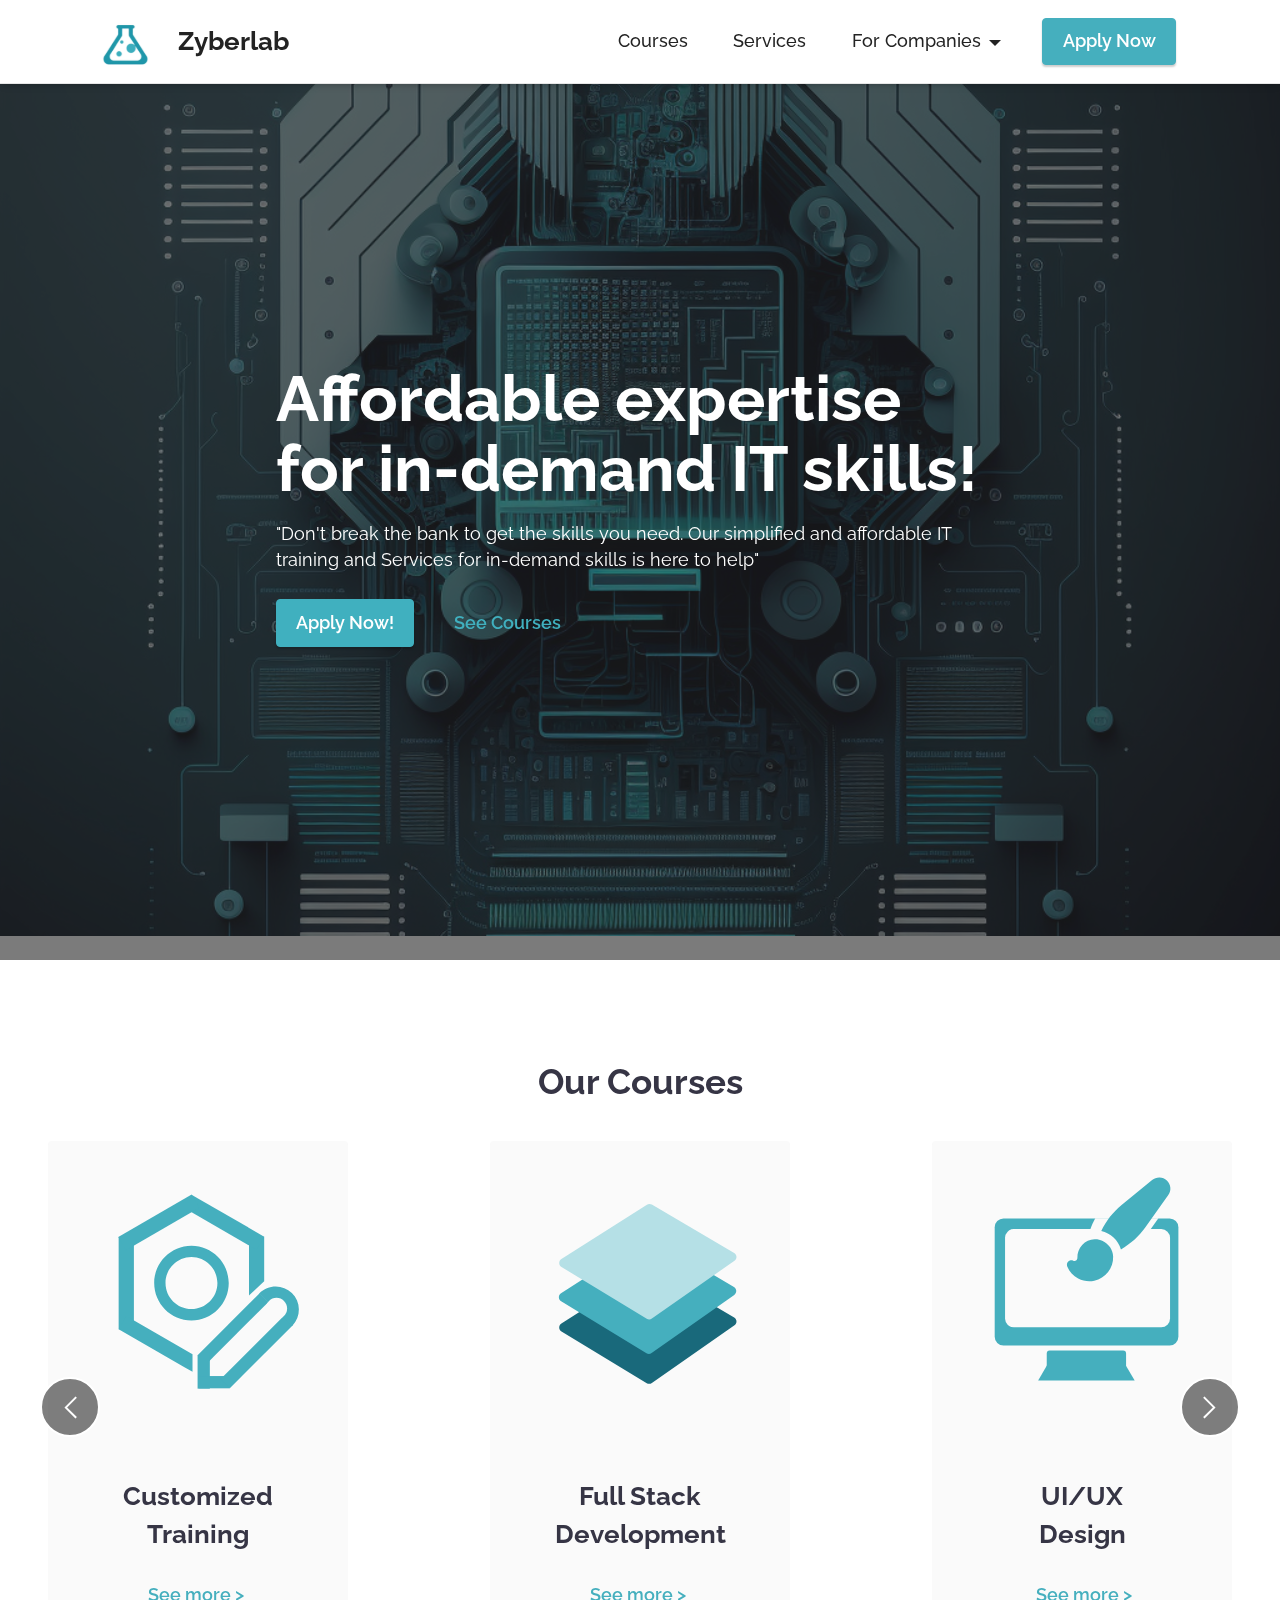
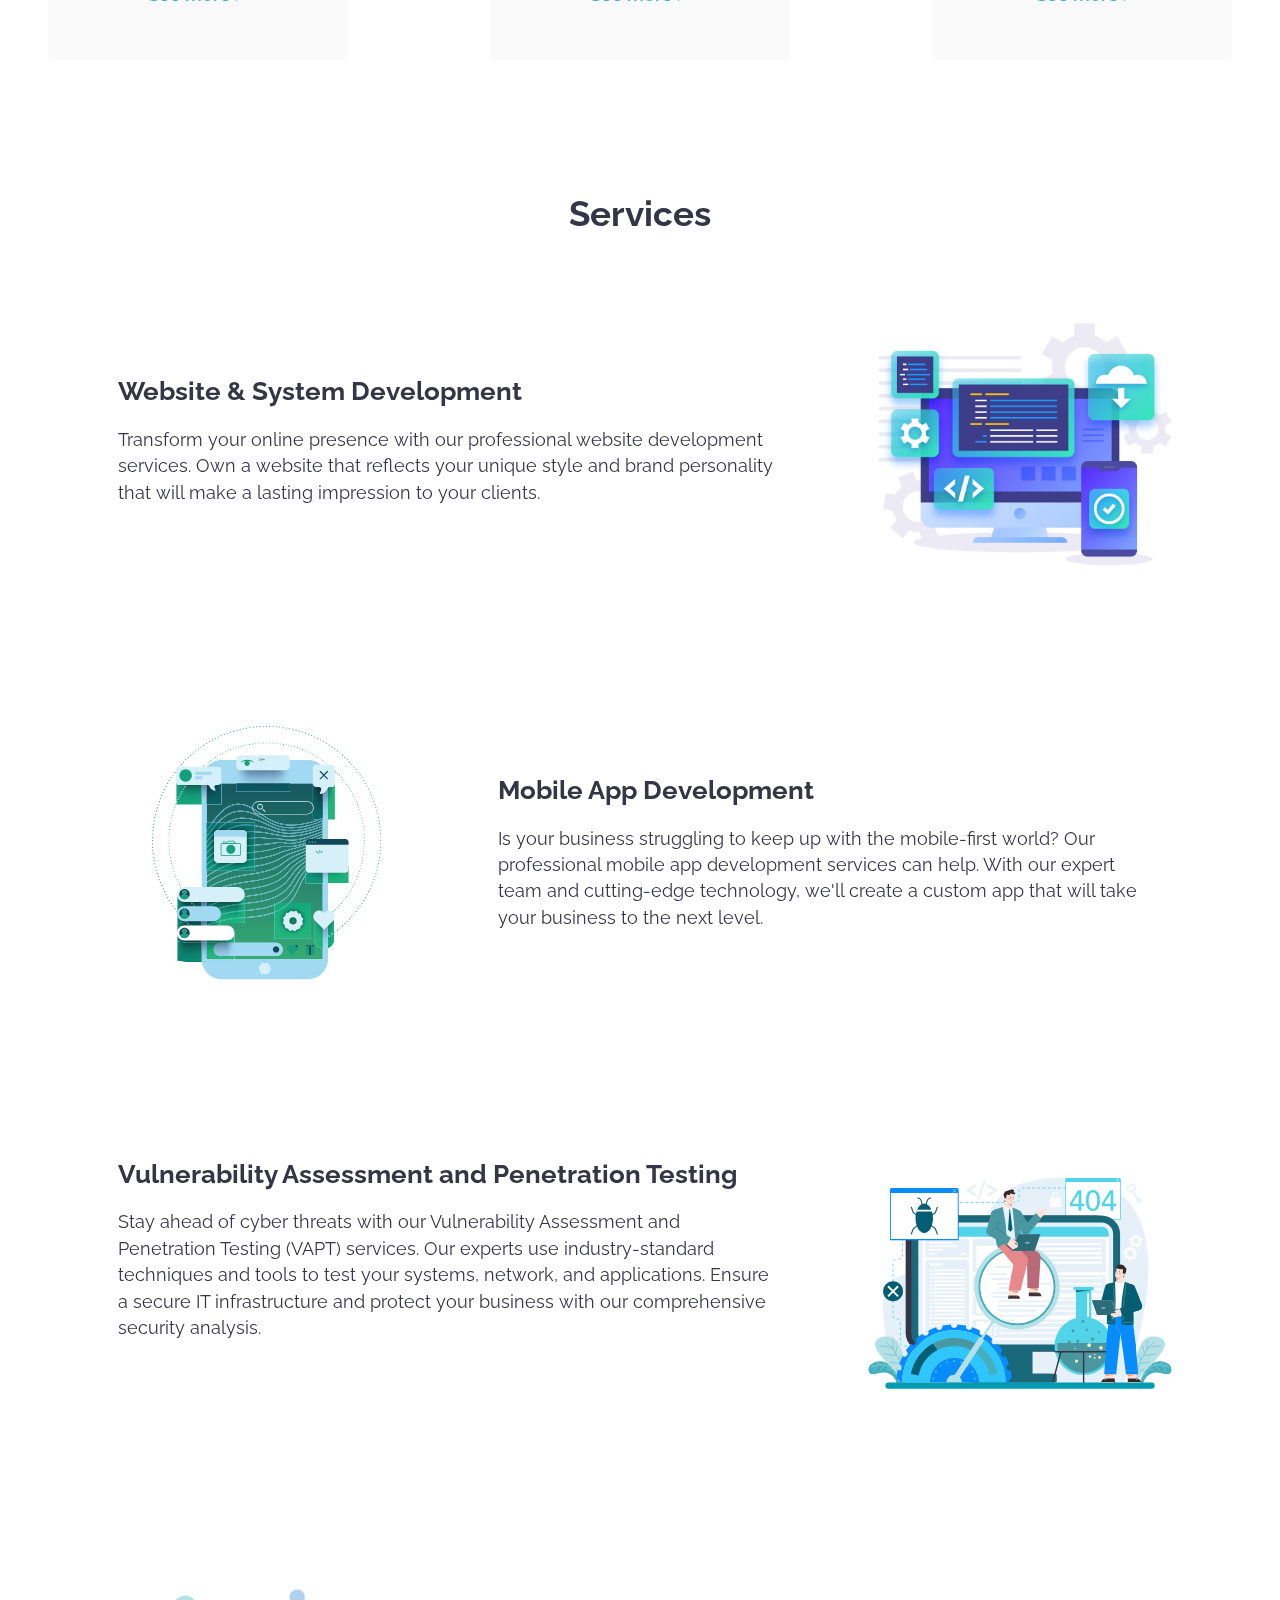
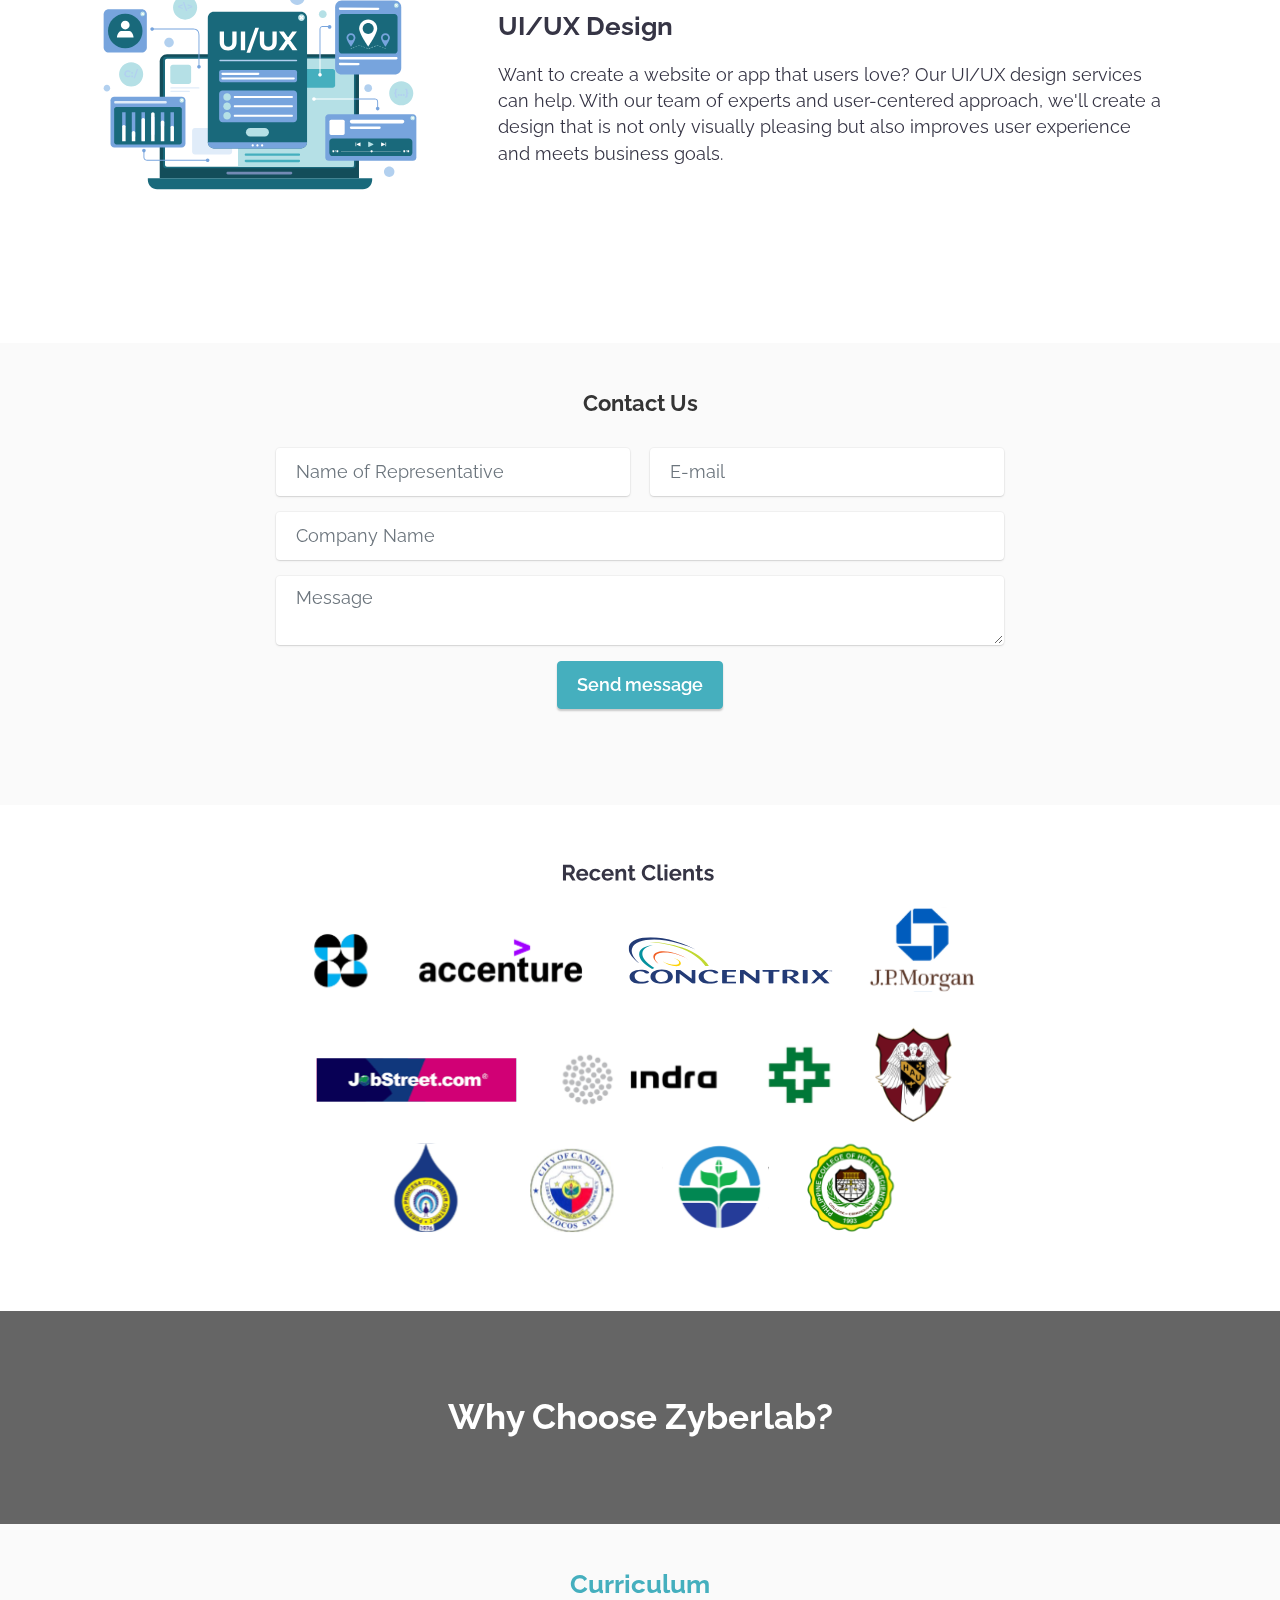
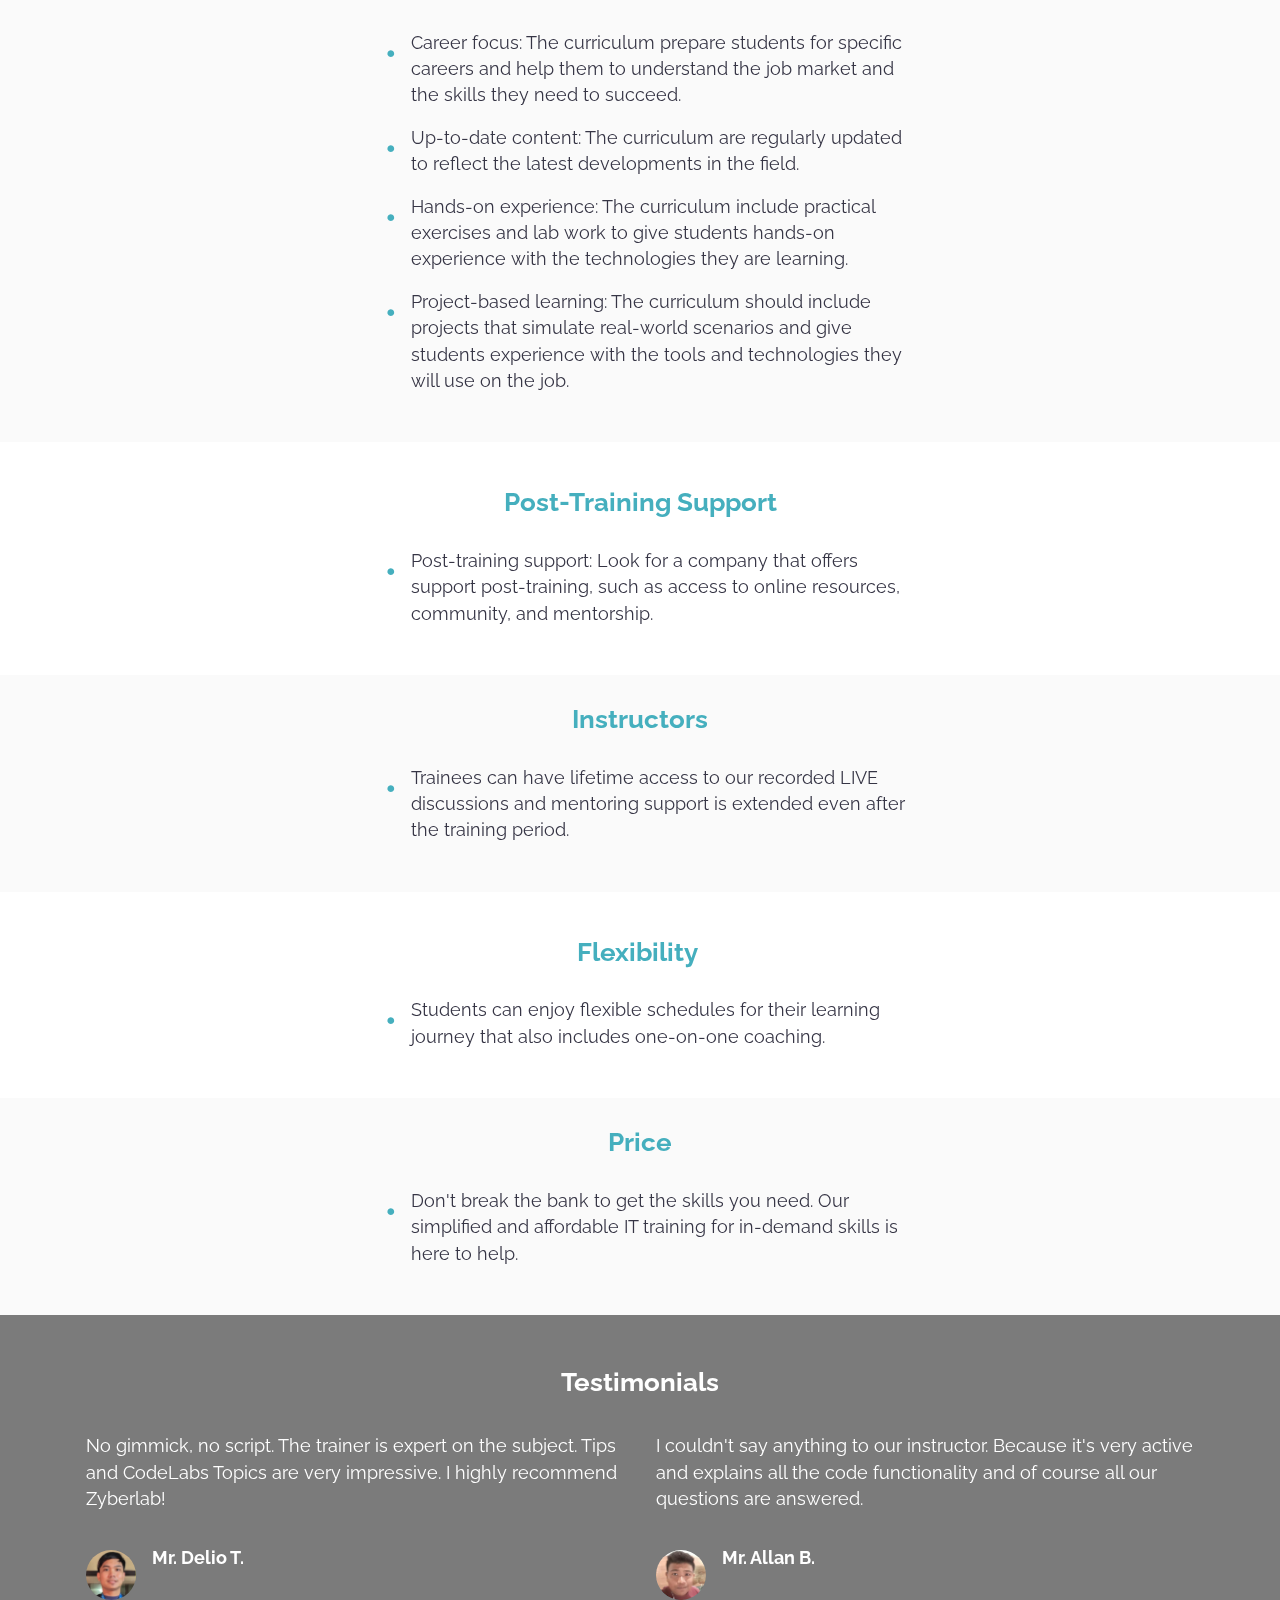
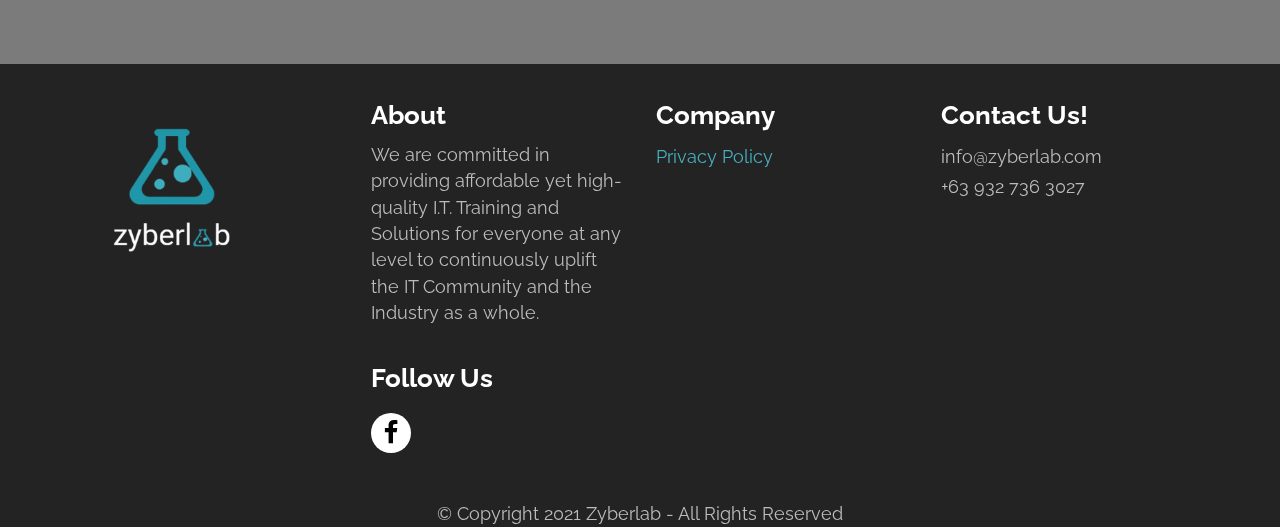
<file: index.html>
<!DOCTYPE html>
<html  >
<head>
  <!-- Site made with Mobirise Website Builder v5.7.8, https://mobirise.com -->
  <meta charset="UTF-8">
  <meta http-equiv="X-UA-Compatible" content="IE=edge">
  <meta name="generator" content="Mobirise v5.7.8, mobirise.com">
  <meta name="twitter:card" content="summary_large_image"/>
  <meta name="twitter:image:src" content="assets/images/index-meta.svg">
  <meta property="og:image" content="assets/images/index-meta.svg">
  <meta name="twitter:title" content="Zyberlab | IT Training & Services">
  <meta name="viewport" content="width=device-width, initial-scale=1, minimum-scale=1">
  <link rel="shortcut icon" href="assets/images/icon.svg" type="image/x-icon">
  <meta name="description" content="Affordable expertise for in-demand IT skills! Don't break the bank to get the skills you need. Our simplified and affordable IT training and Services for in-demand skills is here to help.">
  
  
  <title>Zyberlab | IT Training & Services</title>
  <link rel="stylesheet" href="assets/web/assets/mobirise-icons2/mobirise2.css">
  <link rel="stylesheet" href="assets/bootstrap/css/bootstrap.min.css">
  <link rel="stylesheet" href="assets/bootstrap/css/bootstrap-grid.min.css">
  <link rel="stylesheet" href="assets/bootstrap/css/bootstrap-reboot.min.css">
  <link rel="stylesheet" href="assets/parallax/jarallax.css">
  <link rel="stylesheet" href="assets/dropdown/css/style.css">
  <link rel="stylesheet" href="assets/socicon/css/styles.css">
  <link rel="stylesheet" href="assets/theme/css/style.css">
  <link rel="preload" href="https://fonts.googleapis.com/css?family=Raleway:100,200,300,400,500,600,700,800,900,100i,200i,300i,400i,500i,600i,700i,800i,900i&display=swap" as="style" onload="this.onload=null;this.rel='stylesheet'">
  <noscript><link rel="stylesheet" href="https://fonts.googleapis.com/css?family=Raleway:100,200,300,400,500,600,700,800,900,100i,200i,300i,400i,500i,600i,700i,800i,900i&display=swap"></noscript>
  <link rel="preload" as="style" href="assets/mobirise/css/mbr-additional.css"><link rel="stylesheet" href="assets/mobirise/css/mbr-additional.css" type="text/css">

  
  
  
</head>
<body>

<!-- Analytics -->
<style type="text/css"> 
#menu1-h > nav {
box-shadow: 0px 1px 8px -2px rgba(0,0,0,0.35);}
</style>

<!-- Remove Mobirise Footer -->
<script>
    window.addEventListener('load', function () {
    const sections = document.querySelectorAll('section')
    sections[sections.length-1].remove()
})
</script>
<!-- Messenger Chat Plugin Code -->
    <div id="fb-root"></div>
      <script>
        window.fbAsyncInit = function() {
          FB.init({
            xfbml            : true,
            version          : 'v10.0'
          });
        };

        (function(d, s, id) {
          var js, fjs = d.getElementsByTagName(s)[0];
          if (d.getElementById(id)) return;
          js = d.createElement(s); js.id = id;
          js.src = 'https://connect.facebook.net/en_US/sdk/xfbml.customerchat.js';
          fjs.parentNode.insertBefore(js, fjs);
        }(document, 'script', 'facebook-jssdk'));
      </script>

      <!-- Your Chat Plugin code -->
      <div class="fb-customerchat"
        attribution="biz_inbox"
        page_id="1620014168239043">
      </div>
<!-- /Analytics -->


  
  <section data-bs-version="5.1" class="menu cid-s48OLK6784" once="menu" id="menu1-h">
    
    <nav class="navbar navbar-dropdown navbar-fixed-top navbar-expand-lg">
        <div class="container">
            <div class="navbar-brand">
                <span class="navbar-logo">
                    <a href="index.html">
                        <img src="assets/images/icon.svg" alt="Mobirise Website Builder" style="height: 3.8rem;">
                    </a>
                </span>
                <span class="navbar-caption-wrap"><a class="navbar-caption text-black text-primary display-7" href="index.html">Zyberlab</a></span>
            </div>
            <button class="navbar-toggler" type="button" data-toggle="collapse" data-bs-toggle="collapse" data-target="#navbarSupportedContent" data-bs-target="#navbarSupportedContent" aria-controls="navbarNavAltMarkup" aria-expanded="false" aria-label="Toggle navigation">
                <div class="hamburger">
                    <span></span>
                    <span></span>
                    <span></span>
                    <span></span>
                </div>
            </button>
            <div class="collapse navbar-collapse" id="navbarSupportedContent">
                <ul class="navbar-nav nav-dropdown" data-app-modern-menu="true"><li class="nav-item"><a class="nav-link link text-black text-primary display-4" href="courses.html" aria-expanded="false">Courses</a></li><li class="nav-item"><a class="nav-link link text-black text-primary display-4" href="index.html#content4-2y">Services</a></li><li class="nav-item dropdown"><a class="nav-link link text-black dropdown-toggle display-4" href="https://mobirise.com" data-toggle="dropdown-submenu" data-bs-toggle="dropdown" data-bs-auto-close="outside" aria-expanded="false">For Companies</a><div class="dropdown-menu" aria-labelledby="dropdown-748"><a class="text-black dropdown-item text-primary display-4" href="hire-dev.html">Hire Developers and Designers&nbsp;</a><a class="text-black show dropdown-item text-primary display-4" href="corporate-training.html">Corporate Training&nbsp;<br></a><a class="text-black show dropdown-item text-primary display-4" href="sponsorships.html">Sponsorship</a></div></li></ul>
                
                <div class="navbar-buttons mbr-section-btn"><a class="btn btn-primary display-4" href="enroll.html">Apply Now</a></div>
            </div>
        </div>
    </nav>

</section>

<section data-bs-version="5.1" class="header1 cid-s48MCQYojq mbr-fullscreen mbr-parallax-background" id="header1-f">

    

    <div class="mbr-overlay" style="opacity: 0.6; background-color: rgb(35, 35, 35);"></div>

    <div class="align-center container">
        <div class="row justify-content-center">
            <div class="col-12 col-lg-8">
                <h1 class="mbr-section-title mbr-fonts-style mb-3 display-1"><strong>Affordable expertise </strong><br><strong>for in-demand IT skills!</strong></h1>
                
                <p class="mbr-text mbr-fonts-style display-4">"Don't break the bank to get the skills you need. Our simplified and affordable IT training and Services for in-demand skills is here to help"</p>
                <div class="mbr-section-btn mt-3"><a class="btn btn-success display-4" href="enroll.html">Apply Now!</a> <a class="btn btn-success-outline display-4" href="courses.html">See Courses</a></div>
            </div>
        </div>
    </div>
</section>

<section data-bs-version="5.1" class="slider6 mbr-embla cid-tthaanW5xH" id="slider6-1o">
    
    
    <div class="position-relative">
        <div class="mbr-section-head">
            <h4 class="mbr-section-title mbr-fonts-style align-center mb-0 display-5"><strong>Our Courses</strong></h4>
            
        </div>
        <div class="embla mt-4" data-skip-snaps="true" data-align="center" data-contain-scroll="trimSnaps" data-loop="true" data-auto-play="true" data-auto-play-interval="5" data-draggable="true">
            <div class="embla__viewport container-fluid">
                <div class="embla__container">
                    <div class="embla__slide slider-image item" style="margin-left: 1rem; margin-right: 1rem;">
                        <div class="slide-content">
                            <div class="item-wrapper">
                                <div class="item-img">
                                    <img src="assets/images/fullstack-4.svg" alt="Mobirise Website Builder" title="" data-slide-to="0" data-bs-slide-to="0">
                                </div>
                            </div>
                            <div class="item-content">
                                
                                <h6 class="item-subtitle mbr-fonts-style mt-1 display-7"><strong>Full Stack
</strong><div><strong>Development</strong></div></h6>
                                
                            </div>
                            <div class="mbr-section-btn item-footer mt-2"><a href="courses.html#features5-2m" class="btn item-btn btn-primary-outline display-4">&nbsp; &nbsp; &nbsp; &nbsp; &nbsp; &nbsp; See more &gt;</a></div>
                        </div>
                    </div>
                    <div class="embla__slide slider-image item" style="margin-left: 1rem; margin-right: 1rem;">
                        <div class="slide-content">
                            <div class="item-wrapper">
                                <div class="item-img">
                                    <img src="assets/images/ui-4.svg" alt="Mobirise Website Builder" title="" data-slide-to="1" data-bs-slide-to="1">
                                </div>
                            </div>
                            <div class="item-content">
                                
                                <h6 class="item-subtitle mbr-fonts-style mt-1 display-7"><strong>UI/UX
</strong><div><strong>Design</strong></div></h6>
                                
                            </div>
                            <div class="mbr-section-btn item-footer mt-2"><a href="courses.html#features5-2m" class="btn item-btn btn-primary-outline display-4">&nbsp; &nbsp; &nbsp; &nbsp; &nbsp; &nbsp; &nbsp;See more &gt;</a></div>
                        </div>
                    </div>
                    <div class="embla__slide slider-image item" style="margin-left: 1rem; margin-right: 1rem;">
                        <div class="slide-content">
                            <div class="item-wrapper">
                                <div class="item-img">
                                    <img src="assets/images/data-4.svg" alt="Mobirise Website Builder" title="" data-slide-to="2" data-bs-slide-to="2">
                                </div>
                            </div>
                            <div class="item-content">
                                
                                <h6 class="item-subtitle mbr-fonts-style mt-1 display-7"><strong>Data Analytics</strong></h6>
                                
                            </div>
                            <div class="mbr-section-btn item-footer mt-2"><a href="courses.html#features5-2n" class="btn item-btn btn-primary-outline display-4">&nbsp; &nbsp; &nbsp; &nbsp; &nbsp; &nbsp; See more &gt;</a></div>
                        </div>
                    </div>
                    <div class="embla__slide slider-image item" style="margin-left: 1rem; margin-right: 1rem;">
                        <div class="slide-content">
                            <div class="item-wrapper">
                                <div class="item-img">
                                    <img src="assets/images/mobile-2.svg" alt="Mobirise Website Builder" title="" data-slide-to="3" data-bs-slide-to="3">
                                </div>
                            </div>
                            <div class="item-content">
                                
                                <h6 class="item-subtitle mbr-fonts-style mt-1 display-7"><strong>Mobile App</strong><br><strong>Development</strong></h6>
                                
                            </div>
                            <div class="mbr-section-btn item-footer mt-2"><a href="courses.html#features5-2p" class="btn item-btn btn-primary-outline display-4">&nbsp; &nbsp; &nbsp; &nbsp; &nbsp; &nbsp; See more &gt;</a></div>
                        </div>
                    </div><div class="embla__slide slider-image item" style="margin-left: 1rem; margin-right: 1rem;">
                        <div class="slide-content">
                            <div class="item-wrapper">
                                <div class="item-img">
                                    <img src="assets/images/lara-vue-1.svg" alt="Mobirise Website Builder" title="" data-slide-to="4" data-bs-slide-to="4">
                                </div>
                            </div>
                            <div class="item-content">
                                
                                <h6 class="item-subtitle mbr-fonts-style mt-1 display-7"><strong>Laravel + Vue</strong></h6>
                                
                            </div>
                            <div class="mbr-section-btn item-footer mt-2"><a href="courses.html#features5-2n" class="btn item-btn btn-primary-outline display-4">&nbsp; &nbsp; &nbsp; &nbsp; &nbsp; &nbsp; See more &gt;</a></div>
                        </div>
                    </div><div class="embla__slide slider-image item" style="margin-left: 1rem; margin-right: 1rem;">
                        <div class="slide-content">
                            <div class="item-wrapper">
                                <div class="item-img">
                                    <img src="assets/images/api-1.svg" alt="Mobirise Website Builder" title="" data-slide-to="5" data-bs-slide-to="5">
                                </div>
                            </div>
                            <div class="item-content">
                                
                                <h6 class="item-subtitle mbr-fonts-style mt-1 display-7"><strong>API&nbsp;</strong><strong>Development</strong></h6>
                                
                            </div>
                            <div class="mbr-section-btn item-footer mt-2"><a href="courses.html#features5-2o" class="btn item-btn btn-primary-outline display-4">&nbsp; &nbsp; &nbsp; &nbsp; &nbsp; &nbsp; See more &gt;</a></div>
                        </div>
                    </div><div class="embla__slide slider-image item" style="margin-left: 1rem; margin-right: 1rem;">
                        <div class="slide-content">
                            <div class="item-wrapper">
                                <div class="item-img">
                                    <img src="assets/images/wordpress-1.svg" alt="Mobirise Website Builder" title="" data-slide-to="6" data-bs-slide-to="6">
                                </div>
                            </div>
                            <div class="item-content">
                                
                                <h6 class="item-subtitle mbr-fonts-style mt-1 display-7"><strong>Wordpress</strong></h6>
                                
                            </div>
                            <div class="mbr-section-btn item-footer mt-2"><a href="courses.html#features5-2o" class="btn item-btn btn-primary-outline display-4">&nbsp; &nbsp; &nbsp; &nbsp; &nbsp; &nbsp; See more &gt;</a></div>
                        </div>
                    </div><div class="embla__slide slider-image item" style="margin-left: 1rem; margin-right: 1rem;">
                        <div class="slide-content">
                            <div class="item-wrapper">
                                <div class="item-img">
                                    <img src="assets/images/ai-machine.svg" alt="Mobirise Website Builder" title="" data-slide-to="7" data-bs-slide-to="7">
                                </div>
                            </div>
                            <div class="item-content">
                                
                                <h6 class="item-subtitle mbr-fonts-style mt-1 display-7"><strong>AI/Machine </strong><br><strong>Learning</strong></h6>
                                
                            </div>
                            <div class="mbr-section-btn item-footer mt-2"><a href="courses.html#features5-2p" class="btn item-btn btn-primary-outline display-4">&nbsp; &nbsp; &nbsp; &nbsp; &nbsp; &nbsp; See more &gt;</a></div>
                        </div>
                    </div><div class="embla__slide slider-image item" style="margin-left: 1rem; margin-right: 1rem;">
                        <div class="slide-content">
                            <div class="item-wrapper">
                                <div class="item-img">
                                    <img src="assets/images/java-9.svg" alt="Mobirise Website Builder" title="" data-slide-to="8" data-bs-slide-to="8">
                                </div>
                            </div>
                            <div class="item-content">
                                
                                <h6 class="item-subtitle mbr-fonts-style mt-1 display-7"><strong>Java</strong></h6>
                                
                            </div>
                            <div class="mbr-section-btn item-footer mt-2"><a href="courses.html#features5-2q" class="btn item-btn btn-primary-outline display-4">&nbsp; &nbsp; &nbsp; &nbsp; &nbsp; &nbsp; See more &gt;</a></div>
                        </div>
                    </div><div class="embla__slide slider-image item" style="margin-left: 1rem; margin-right: 1rem;">
                        <div class="slide-content">
                            <div class="item-wrapper">
                                <div class="item-img">
                                    <img src="assets/images/hacking-1.svg" alt="Mobirise Website Builder" title="" data-slide-to="9" data-bs-slide-to="9">
                                </div>
                            </div>
                            <div class="item-content">
                                
                                <h6 class="item-subtitle mbr-fonts-style mt-1 display-7"><strong>Ethical Web </strong><br><strong>Hacking</strong></h6>
                                
                            </div>
                            <div class="mbr-section-btn item-footer mt-2"><a href="courses.html#features5-2q" class="btn item-btn btn-primary-outline display-4">&nbsp; &nbsp; &nbsp; &nbsp; &nbsp; &nbsp; See more &gt;</a></div>
                        </div>
                    </div><div class="embla__slide slider-image item" style="margin-left: 1rem; margin-right: 1rem;">
                        <div class="slide-content">
                            <div class="item-wrapper">
                                <div class="item-img">
                                    <img src="assets/images/analysisdesign-2.svg" alt="Mobirise Website Builder" title="" data-slide-to="10" data-bs-slide-to="10">
                                </div>
                            </div>
                            <div class="item-content">
                                
                                <h6 class="item-subtitle mbr-fonts-style mt-1 display-7"><strong>System Analysis </strong><br><strong>and Design</strong></h6>
                                
                            </div>
                            <div class="mbr-section-btn item-footer mt-2"><a href="courses.html#features5-2r" class="btn item-btn btn-primary-outline display-4">&nbsp; &nbsp; &nbsp; &nbsp; &nbsp; &nbsp; See more &gt;</a></div>
                        </div>
                    </div><div class="embla__slide slider-image item" style="margin-left: 1rem; margin-right: 1rem;">
                        <div class="slide-content">
                            <div class="item-wrapper">
                                <div class="item-img">
                                    <img src="assets/images/testautomation-1.svg" alt="Mobirise Website Builder" title="" data-slide-to="11" data-bs-slide-to="11">
                                </div>
                            </div>
                            <div class="item-content">
                                
                                <h6 class="item-subtitle mbr-fonts-style mt-1 display-7"><strong>Software Testing</strong><br><strong>Automation</strong></h6>
                                
                            </div>
                            <div class="mbr-section-btn item-footer mt-2"><a href="courses.html#features5-2r" class="btn item-btn btn-primary-outline display-4">&nbsp; &nbsp; &nbsp; &nbsp; &nbsp; &nbsp; See more &gt;</a></div>
                        </div>
                    </div><div class="embla__slide slider-image item" style="margin-left: 1rem; margin-right: 1rem;">
                        <div class="slide-content">
                            <div class="item-wrapper">
                                <div class="item-img">
                                    <img src="assets/images/sea-1.svg" alt="Mobirise Website Builder" title="" data-slide-to="12" data-bs-slide-to="12">
                                </div>
                            </div>
                            <div class="item-content">
                                
                                <h6 class="item-subtitle mbr-fonts-style mt-1 display-7"><strong>Search Engine</strong><br><strong>Optimization</strong></h6>
                                
                            </div>
                            <div class="mbr-section-btn item-footer mt-2"><a href="courses.html#features5-2s" class="btn item-btn btn-primary-outline display-4">&nbsp; &nbsp; &nbsp; &nbsp; &nbsp; &nbsp; See more &gt;</a></div>
                        </div>
                    </div><div class="embla__slide slider-image item" style="margin-left: 1rem; margin-right: 1rem;">
                        <div class="slide-content">
                            <div class="item-wrapper">
                                <div class="item-img">
                                    <img src="assets/images/scrum-1.svg" alt="Mobirise Website Builder" title="" data-slide-to="13" data-bs-slide-to="13">
                                </div>
                            </div>
                            <div class="item-content">
                                
                                <h6 class="item-subtitle mbr-fonts-style mt-1 display-7"><strong>SCRUM</strong></h6>
                                
                            </div>
                            <div class="mbr-section-btn item-footer mt-2"><a href="courses.html#features5-2s" class="btn item-btn btn-primary-outline display-4">&nbsp; &nbsp; &nbsp; &nbsp; &nbsp; &nbsp; See more &gt;</a></div>
                        </div>
                    </div><div class="embla__slide slider-image item" style="margin-left: 1rem; margin-right: 1rem;">
                        <div class="slide-content">
                            <div class="item-wrapper">
                                <div class="item-img">
                                    <img src="assets/images/python-5.svg" alt="Mobirise Website Builder" title="" data-slide-to="14" data-bs-slide-to="14">
                                </div>
                            </div>
                            <div class="item-content">
                                
                                <h6 class="item-subtitle mbr-fonts-style mt-1 display-7"><strong>Python</strong></h6>
                                
                            </div>
                            <div class="mbr-section-btn item-footer mt-2"><a href="courses.html#features5-2x" class="btn item-btn btn-primary-outline display-4">&nbsp; &nbsp; &nbsp; &nbsp; &nbsp; &nbsp; See more &gt;</a></div>
                        </div>
                    </div><div class="embla__slide slider-image item" style="margin-left: 1rem; margin-right: 1rem;">
                        <div class="slide-content">
                            <div class="item-wrapper">
                                <div class="item-img">
                                    <img src="assets/images/custom-2.svg" alt="Mobirise Website Builder" title="" data-slide-to="15" data-bs-slide-to="15">
                                </div>
                            </div>
                            <div class="item-content">
                                
                                <h6 class="item-subtitle mbr-fonts-style mt-1 display-7"><strong>Customized </strong><br><strong>Training</strong></h6>
                                
                            </div>
                            <div class="mbr-section-btn item-footer mt-2"><a href="courses.html#features5-2x" class="btn item-btn btn-primary-outline display-4">&nbsp; &nbsp; &nbsp; &nbsp; &nbsp; &nbsp; See more &gt;</a></div>
                        </div>
                    </div>
                </div>
            </div>
            <button class="embla__button embla__button--prev">
                <span class="mobi-mbri mobi-mbri-arrow-prev mbr-iconfont" aria-hidden="true"></span>
                <span class="sr-only visually-hidden visually-hidden">Previous</span>
            </button>
            <button class="embla__button embla__button--next">
                <span class="mobi-mbri mobi-mbri-arrow-next mbr-iconfont" aria-hidden="true"></span>
                <span class="sr-only visually-hidden visually-hidden">Next</span>
            </button>
        </div>
    </div>
</section>

<section data-bs-version="5.1" class="content4 cid-tuSSwwHLSS" id="content4-2y">
    

    
    
    <div class="container">
        <div class="row justify-content-center">
            <div class="title col-md-12 col-lg-10">
                <h3 class="mbr-section-title mbr-fonts-style align-center mb-4 display-5">
                    <strong>Services</strong><strong><br></strong></h3>
                
                
            </div>
        </div>
    </div>
</section>

<section data-bs-version="5.1" class="image2 cid-ttWrhlI7tS" id="image2-2b">
    

    
    

    <div class="container">
        <div class="row align-items-center">
            <div class="col-12 col-lg-4">
                <div class="image-wrapper">
                    <img src="assets/images/4380747.jpg" alt="Mobirise Website Builder">
                    
                </div>
            </div>
            <div class="col-12 col-lg">
                <div class="text-wrapper">
                    <h3 class="mbr-section-title mbr-fonts-style mb-3 display-7"><strong>Website &amp; System Development</strong></h3>
                    <p class="mbr-text mbr-fonts-style display-4">
                        Transform your online presence with our professional website development services. Own a website that reflects your unique style and brand personality that will make a lasting impression to your clients. </p>
                </div>
            </div>
        </div>
    </div>
</section>

<section data-bs-version="5.1" class="image1 cid-ttWrjcaSSS" id="image1-2c">
    

    
    

    <div class="container">
        <div class="row align-items-center">
            <div class="col-12 col-lg-4">
                <div class="image-wrapper">
                    <img src="assets/images/movileapp.svg" alt="Mobirise Website Builder">
                    
                </div>
            </div>
            <div class="col-12 col-lg">
                <div class="text-wrapper">
                    <h3 class="mbr-section-title mbr-fonts-style mb-3 display-7"><strong>Mobile App Development</strong></h3>
                    <p class="mbr-text mbr-fonts-style display-4">Is your business struggling to keep up with the mobile-first world? Our professional mobile app development services can help. With our expert team and cutting-edge technology, we'll create a custom app that will take your business to the next level.</p>
                </div>
            </div>
        </div>
    </div>
</section>

<section data-bs-version="5.1" class="image2 cid-ttWrkR0sRF" id="image2-2d">
    

    
    

    <div class="container">
        <div class="row align-items-center">
            <div class="col-12 col-lg-4">
                <div class="image-wrapper">
                    <img src="assets/images/assessment.svg" alt="Mobirise Website Builder">
                    
                </div>
            </div>
            <div class="col-12 col-lg">
                <div class="text-wrapper">
                    <h3 class="mbr-section-title mbr-fonts-style mb-3 display-7"><strong>Vulnerability Assessment and Penetration Testing</strong></h3>
                    <p class="mbr-text mbr-fonts-style display-4">Stay ahead of cyber threats with our Vulnerability Assessment and Penetration Testing (VAPT) services. Our experts use industry-standard techniques and tools to test your systems, network, and applications. Ensure a secure IT infrastructure and protect your business with our comprehensive security analysis.</p>
                </div>
            </div>
        </div>
    </div>
</section>

<section data-bs-version="5.1" class="image1 cid-ttWrlmp2O0" id="image1-2e">
    

    
    

    <div class="container">
        <div class="row align-items-center">
            <div class="col-12 col-lg-4">
                <div class="image-wrapper">
                    <img src="assets/images/ui-ux-4.svg" alt="Mobirise Website Builder">
                    
                </div>
            </div>
            <div class="col-12 col-lg">
                <div class="text-wrapper">
                    <h3 class="mbr-section-title mbr-fonts-style mb-3 display-7"><strong>UI/UX Design</strong></h3>
                    <p class="mbr-text mbr-fonts-style display-4">Want to create a website or app that users love? Our UI/UX design services can help. With our team of experts and user-centered approach, we'll create a design that is not only visually pleasing but also improves user experience and meets business goals.</p>
                </div>
            </div>
        </div>
    </div>
</section>

<section data-bs-version="5.1" class="form5 cid-tvC5X5umaD" id="form5-5z">
    
    
    <div class="container">
        <div class="mbr-section-head">
            <h3 class="mbr-section-title mbr-fonts-style align-center mb-0 display-2">
                <strong>Contact Us</strong></h3>
            
        </div>
        <div class="row justify-content-center mt-4">
            <div class="col-lg-8 mx-auto mbr-form" data-form-type="formoid">
                <form action="https://mobirise.eu/" method="POST" class="mbr-form form-with-styler" data-form-title="Form Name"><input type="hidden" name="email" data-form-email="true" value="Yk8XcYx3FfC8W/FNFym58Ew5NqqZ/V5GBuE+Ij43gM+csDHmwMj9OBwW+cMnWY/dC31Acrkjgu1AgquAR6Kzf+nuSfIznpBxpcNfvtjqOE5coLg2Nvlcsw91w3CYgHbp">
                    <div class="row">
                        <div hidden="hidden" data-form-alert="" class="alert alert-success col-12">Thank you for your message!
Our representative will get back to you soon.</div>
                        <div hidden="hidden" data-form-alert-danger="" class="alert alert-danger col-12">
                            Oops...! some problem!
                        </div>
                    </div>
                    <div class="dragArea row">
                        <div class="col-md col-sm-12 form-group mb-3" data-for="name">
                            <input type="text" name="name" placeholder="Name of Representative" data-form-field="name" class="form-control" value="" id="name-form5-5z">
                        </div>
                        <div class="col-md col-sm-12 form-group mb-3" data-for="email">
                            <input type="email" name="email" placeholder="E-mail" data-form-field="email" class="form-control" value="" id="email-form5-5z">
                        </div>
                        <div class="col-12 form-group mb-3" data-for="url">
                            <input type="url" name="url" placeholder="Company Name" data-form-field="url" class="form-control" value="" id="url-form5-5z">
                        </div>
                        <div class="col-12 form-group mb-3" data-for="textarea">
                            <textarea name="textarea" placeholder="Message" data-form-field="textarea" class="form-control" id="textarea-form5-5z"></textarea>
                        </div>
                        <div class="col-lg-12 col-md-12 col-sm-12 align-center mbr-section-btn">
                            <button type="submit" class="btn btn-primary display-4">Send message</button>
                        </div>
                    </div>
                </form>
            </div>
        </div>
    </div>
</section>

<section data-bs-version="5.1" class="image3 cid-tvElRChHCh" id="image3-6e">
    

    
    

    <div class="container-fluid">
        <div class="row justify-content-center">
            <div class="col-12 col-lg-8">
                <div class="image-wrapper">
                    <img src="assets/images/clients-4.svg" alt="Mobirise Website Builder">
                    
                </div>
            </div>
        </div>
    </div>
</section>

<section data-bs-version="5.1" class="content4 cid-tvgBkTZPvE mbr-parallax-background" id="content4-5l">
    

    
    <div class="mbr-overlay" style="opacity: 0.7; background-color: rgb(35, 35, 35);">
    </div>
    <div class="container">
        <div class="row justify-content-center">
            <div class="title col-md-12 col-lg-10">
                <h3 class="mbr-section-title mbr-fonts-style align-center mb-4 display-5">
                    <strong>Why Choose Zyberlab?</strong></h3>
                
                
            </div>
        </div>
    </div>
</section>

<section data-bs-version="5.1" class="content13 cid-tuYmqyTHID" id="content13-34">
    

    
    
    <div class="container">
        <div class="row justify-content-center">
            <div class="col-md-12 col-lg-12">
                <h3 class="mbr-section-title mbr-fonts-style mb-4 display-7"><p><strong>Curriculum</strong></p></h3>
            </div>
        </div>
        <div class="row justify-content-center">
            <div class="col-md-12 col-lg-12">
                <div class="row justify-content-center">
                    <div class="col-12 col-lg-6">
                        <ul class="list mbr-fonts-style display-4">
                            <li>Career focus: The curriculum prepare students for specific careers and help them to understand the job market and the skills they need to succeed.</li><li>Up-to-date content: The curriculum are regularly updated to reflect the latest developments in the field.</li>
                            <li>Hands-on experience: The curriculum include practical exercises and lab work to give students hands-on experience with the technologies they are learning.</li><li>Project-based learning: The curriculum should include projects that simulate real-world scenarios and give students experience with the tools and technologies they will use on the job.</li>
                        </ul>
                    </div>
                    
                </div>
            </div>
        </div>
    </div>
</section>

<section data-bs-version="5.1" class="content13 cid-tvD6k9jaVD" id="content13-61">
    

    
    
    <div class="container">
        <div class="row justify-content-center">
            <div class="col-md-12 col-lg-12">
                <h3 class="mbr-section-title mbr-fonts-style mb-4 display-7"><p><strong>Post-Training Support</strong></p></h3>
            </div>
        </div>
        <div class="row justify-content-center">
            <div class="col-md-12 col-lg-12">
                <div class="row justify-content-center">
                    <div class="col-12 col-lg-6">
                        <ul class="list mbr-fonts-style display-4">
                            <li>Post-training support: Look for a company that offers support post-training, such as access to online resources, community, and mentorship.</li>
                        </ul>
                    </div>
                    
                </div>
            </div>
        </div>
    </div>
</section>

<section data-bs-version="5.1" class="content13 cid-tvD6nyOMZa" id="content13-65">
    

    
    
    <div class="container">
        <div class="row justify-content-center">
            <div class="col-md-12 col-lg-12">
                <h3 class="mbr-section-title mbr-fonts-style mb-4 display-7"><p><strong>Instructors</strong></p></h3>
            </div>
        </div>
        <div class="row justify-content-center">
            <div class="col-md-12 col-lg-12">
                <div class="row justify-content-center">
                    <div class="col-12 col-lg-6">
                        <ul class="list mbr-fonts-style display-4">
                            <li>Trainees can have lifetime access to our recorded LIVE discussions and mentoring support is extended even after the training period.</li>
                        </ul>
                    </div>
                    
                </div>
            </div>
        </div>
    </div>
</section>

<section data-bs-version="5.1" class="content13 cid-tvD6jcmIbf" id="content13-60">
    

    
    
    <div class="container">
        <div class="row justify-content-center">
            <div class="col-md-12 col-lg-12">
                <h3 class="mbr-section-title mbr-fonts-style mb-4 display-7"><p><strong>Flexibility&nbsp;</strong></p></h3>
            </div>
        </div>
        <div class="row justify-content-center">
            <div class="col-md-12 col-lg-12">
                <div class="row justify-content-center">
                    <div class="col-12 col-lg-6">
                        <ul class="list mbr-fonts-style display-4">
                            <li>Students can enjoy flexible schedules for their learning journey that also includes one-on-one coaching.</li>
                        </ul>
                    </div>
                    
                </div>
            </div>
        </div>
    </div>
</section>

<section data-bs-version="5.1" class="content13 cid-tvD6l2TZ1H" id="content13-62">
    

    
    
    <div class="container">
        <div class="row justify-content-center">
            <div class="col-md-12 col-lg-12">
                <h3 class="mbr-section-title mbr-fonts-style mb-4 display-7"><p><strong>Price</strong></p></h3>
            </div>
        </div>
        <div class="row justify-content-center">
            <div class="col-md-12 col-lg-12">
                <div class="row justify-content-center">
                    <div class="col-12 col-lg-6">
                        <ul class="list mbr-fonts-style display-4">
                            <li>Don't break the bank to get the skills you need. Our simplified and affordable IT training for in-demand skills is here to help.</li>
                        </ul>
                    </div>
                    
                </div>
            </div>
        </div>
    </div>
</section>

<section data-bs-version="5.1" class="testimonials2 cid-tv9USL8bER mbr-parallax-background" id="testimonials2-38">
    
    
    
    <div class="mbr-overlay" style="opacity: 0.6; background-color: rgb(35, 35, 35);">
    </div>
    <div class="container">
        <h3 class="mbr-section-title mbr-fonts-style align-center mb-4 display-7">
            <strong>Testimonials</strong>
        </h3>
        <div class="row justify-content-center">
            <div class="card col-12 col-md-6">
                <p class="mbr-text mbr-fonts-style mb-4 display-4">No gimmick, no script. The trainer is expert on the subject. Tips and CodeLabs Topics are very impressive. I highly recommend Zyberlab!&nbsp;<br></p>
                <div class="d-flex mb-md-0 mb-4">
                    <div class="image-wrapper">
                        <img src="assets/images/dp-2.png" alt="Mobirise Website Builder">
                    </div>
                    <div class="text-wrapper">
                        <p class="name mbr-fonts-style mb-1 display-4"><strong>Mr. Delio T.</strong></p>
                        
                    </div>
                </div>
            </div>
            <div class="card col-12 col-md-6">
                <p class="mbr-text mbr-fonts-style mb-4 display-4">I couldn't say anything to our instructor. Because it's very active and explains all the code functionality and of course all our questions are answered.<br></p>
                <div class="d-flex mb-md-0 mb-4">
                    <div class="image-wrapper">
                        <img src="assets/images/dp2-1.png" alt="Mobirise Website Builder">
                    </div>
                    <div class="text-wrapper">
                        <p class="name mbr-fonts-style mb-1 display-4">
                            <strong>Mr. Allan B.</strong></p>
                        
                    </div>
                </div>
            </div>
        </div>
    </div>
</section>

<section data-bs-version="5.1" class="footer4 cid-tvgQXy4Cvg" once="footers" id="footer4-5r">

    

    
    
    <div class="container">
        <div class="row mbr-white">
            <div class="col-6 col-lg-3">
                <div class="media-wrap col-md-8 col-12">
                    <a href="index.html">
                        <img src="assets/images/icon-w-name-2.svg" alt="Mobirise Website Builder">
                    </a>
                </div>
            </div>
            <div class="col-12 col-md-6 col-lg-3">
                <h5 class="mbr-section-subtitle mbr-fonts-style mb-2 display-7">
                    <strong>About</strong>
                </h5>
                <p class="mbr-text mbr-fonts-style mb-4 display-4">
                    We are committed in providing affordable yet high-quality I.T. Training and Solutions for everyone at any level to continuously uplift the IT Community and the Industry as a whole.</p>
                <h5 class="mbr-section-subtitle mbr-fonts-style mb-3 display-7">
                    <strong>Follow Us</strong>
                </h5>
                <div class="social-row display-7">
                    <div class="soc-item">
                        <a href="https://www.facebook.com/ZyberLab.IT" target="_blank">
                            <span class="mbr-iconfont socicon-facebook socicon" style="font-size: 24px;"></span>
                        </a>
                    </div>
                    
                    
                    
                </div>
            </div>
            <div class="col-12 col-md-6 col-lg-3">
                <h5 class="mbr-section-subtitle mbr-fonts-style mb-2 display-7"><strong>Company</strong></h5>
                <ul class="list mbr-fonts-style display-4">
                    <li class="mbr-text item-wrap"><a href="https://drive.google.com/file/d/1P8H-BgM1ZGtNY3NaCrtfuPEuWFRWll0s/view?usp=share_link" class="text-primary" target="_blank">Privacy Policy</a></li><a href="https://drive.google.com/file/d/1P8H-BgM1ZGtNY3NaCrtfuPEuWFRWll0s/view?usp=share_link" class="text-primary">
                    </a><li class="mbr-text item-wrap">&nbsp; &nbsp; &nbsp; &nbsp; &nbsp; &nbsp;</li>
                </ul>
            </div>
            <div class="col-12 col-md-6 col-lg-3">
                <h5 class="mbr-section-subtitle mbr-fonts-style mb-2 display-7">
                    <strong>Contact Us!</strong></h5>
                <ul class="list mbr-fonts-style display-4">
                    <li class="mbr-text item-wrap">info@zyberlab.com
</li><li class="mbr-text item-wrap">+63 932 736 3027</li>
                </ul>
            </div>
            <div class="col-12 mt-4">
                <p class="mbr-text mb-0 mbr-fonts-style copyright align-center display-4">
                    © Copyright 2021 Zyberlab - All Rights Reserved
                </p>
            </div>
        </div>
    </div>
</section><section class="display-7" style="padding: 0;align-items: center;justify-content: center;flex-wrap: wrap;    align-content: center;display: flex;position: relative;height: 4rem;"><a href="https://mobiri.se/2930039" style="flex: 1 1;height: 4rem;position: absolute;width: 100%;z-index: 1;"><img alt="" style="height: 4rem;" src="[data-uri]"></a><p style="margin: 0;text-align: center;" class="display-7">Made with &#8204;</p><a style="z-index:1" href="https://mobirise.com/html-editor.html">HTML Editor</a></section><script src="assets/bootstrap/js/bootstrap.bundle.min.js"></script>  <script src="assets/parallax/jarallax.js"></script>  <script src="assets/smoothscroll/smooth-scroll.js"></script>  <script src="assets/ytplayer/index.js"></script>  <script src="assets/embla/embla.min.js"></script>  <script src="assets/embla/script.js"></script>  <script src="assets/dropdown/js/navbar-dropdown.js"></script>  <script src="assets/theme/js/script.js"></script>  <script src="assets/formoid/formoid.min.js"></script>  
  
  
</body>
</html>
</file>
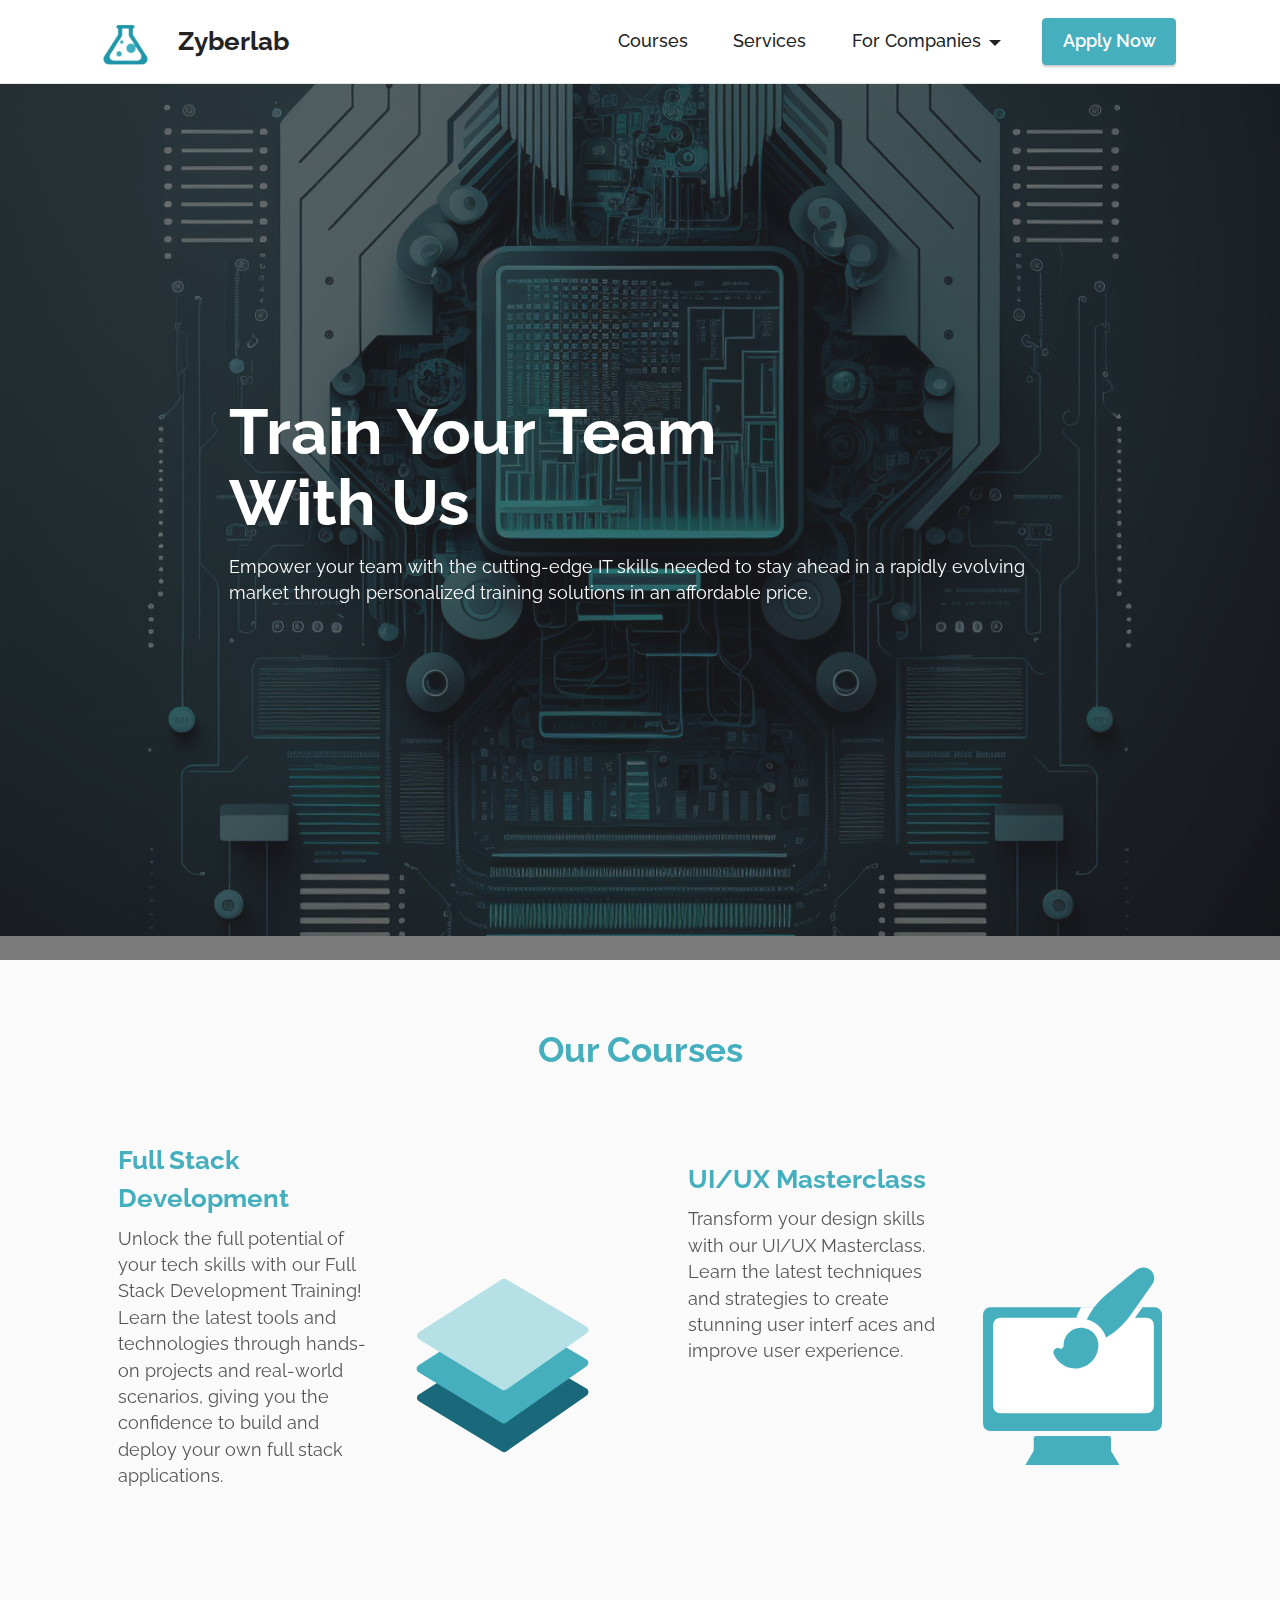
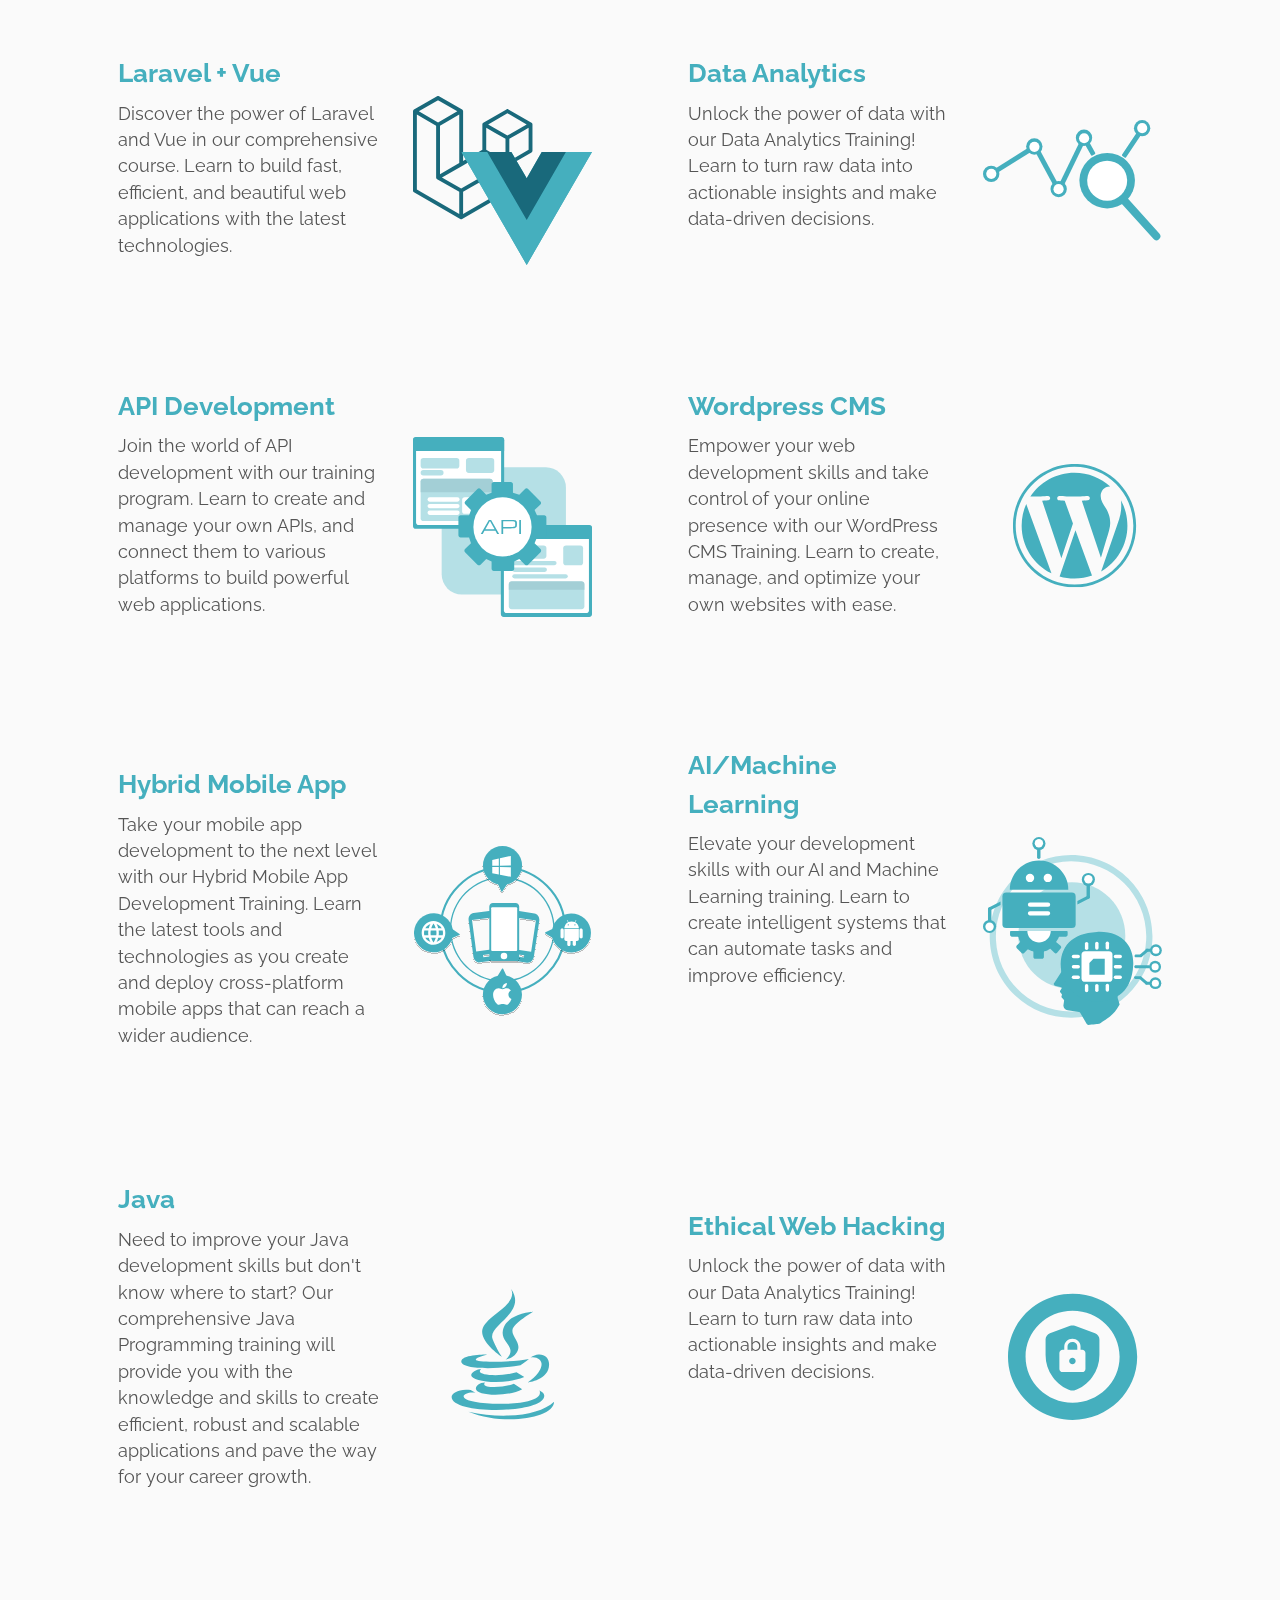
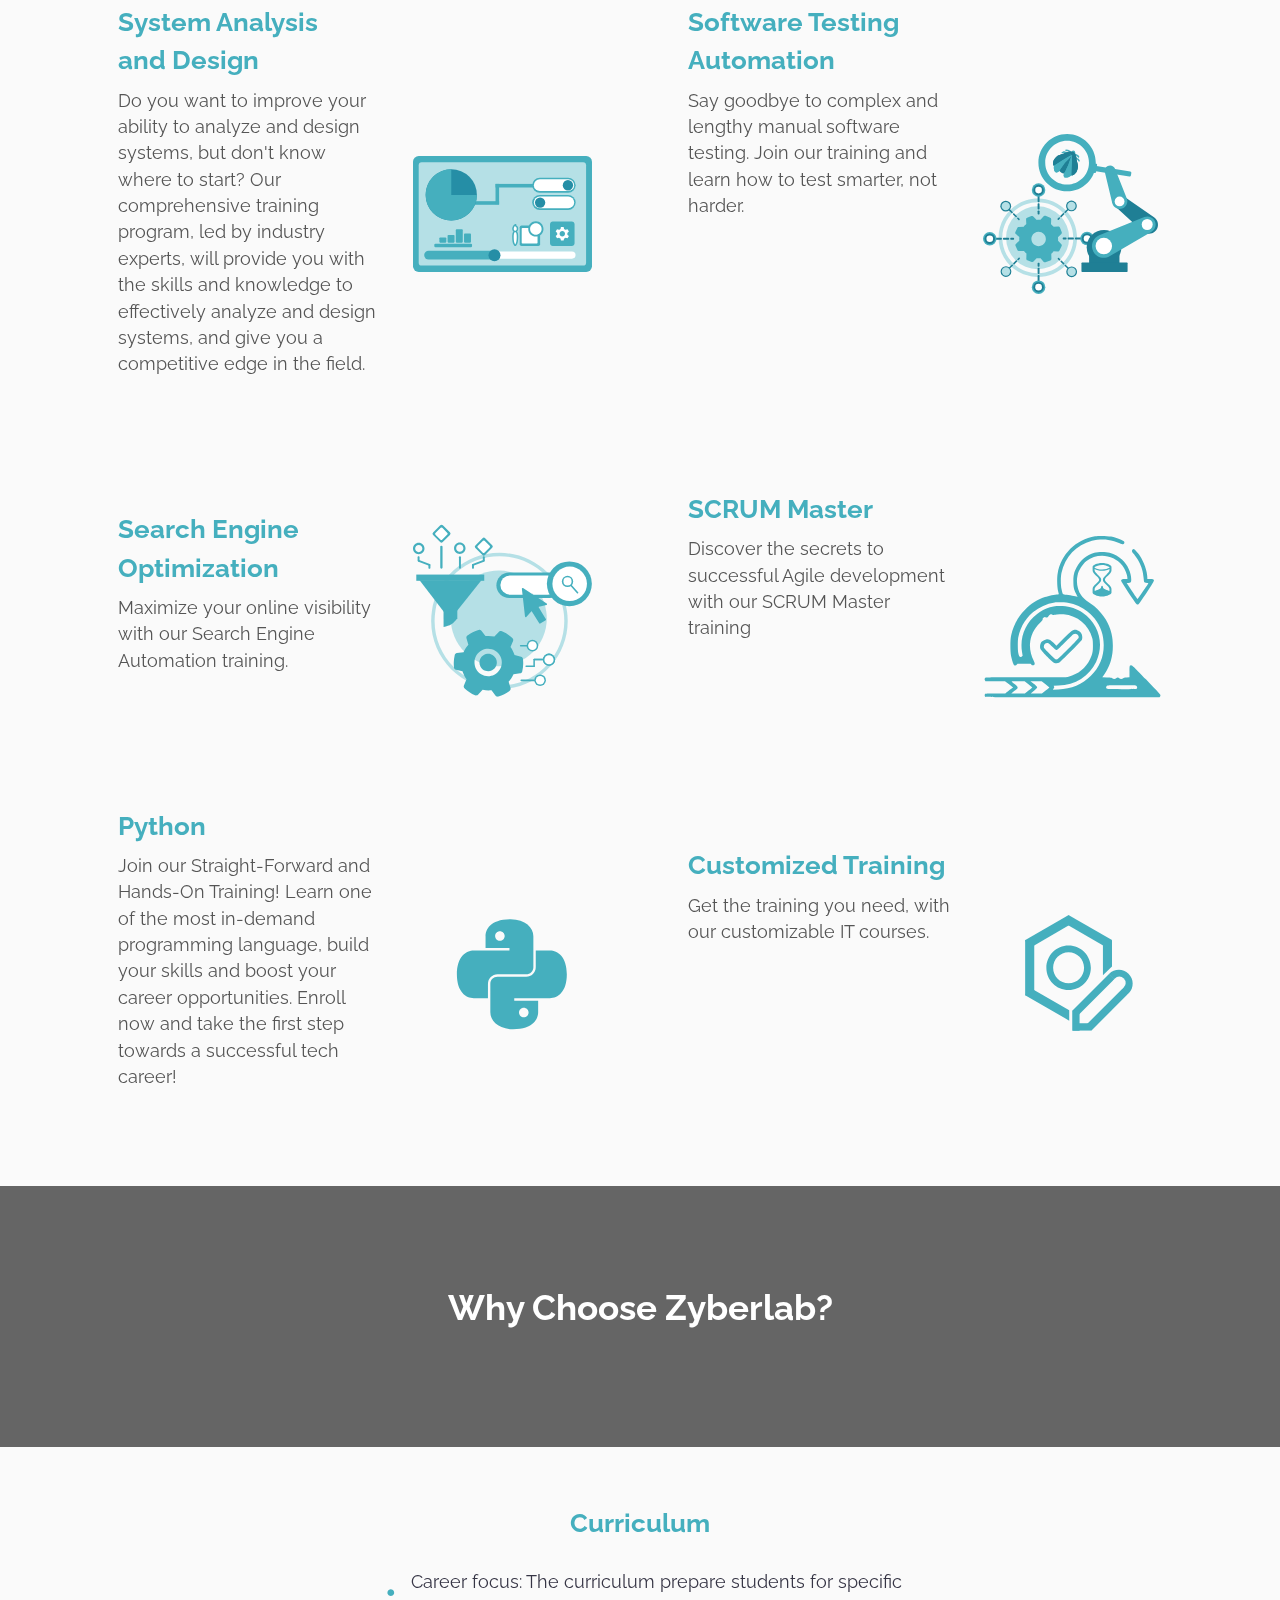
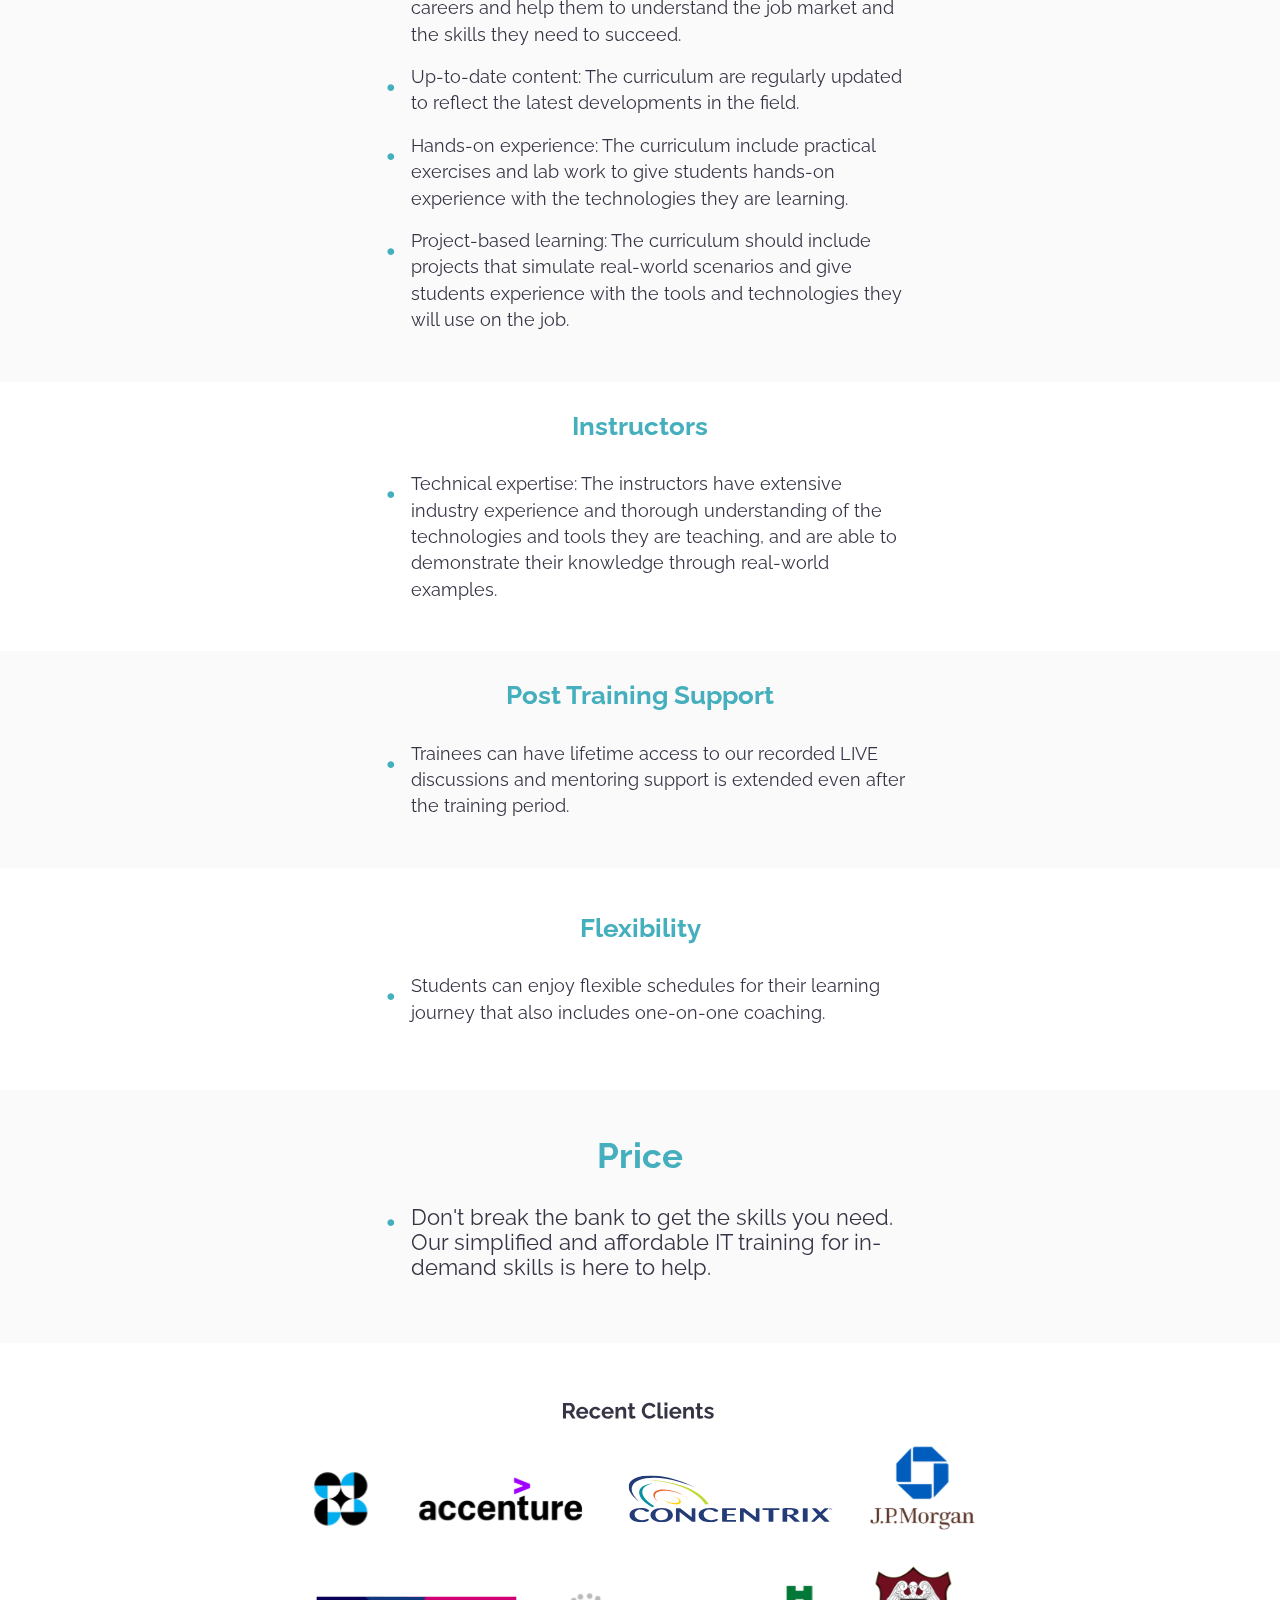
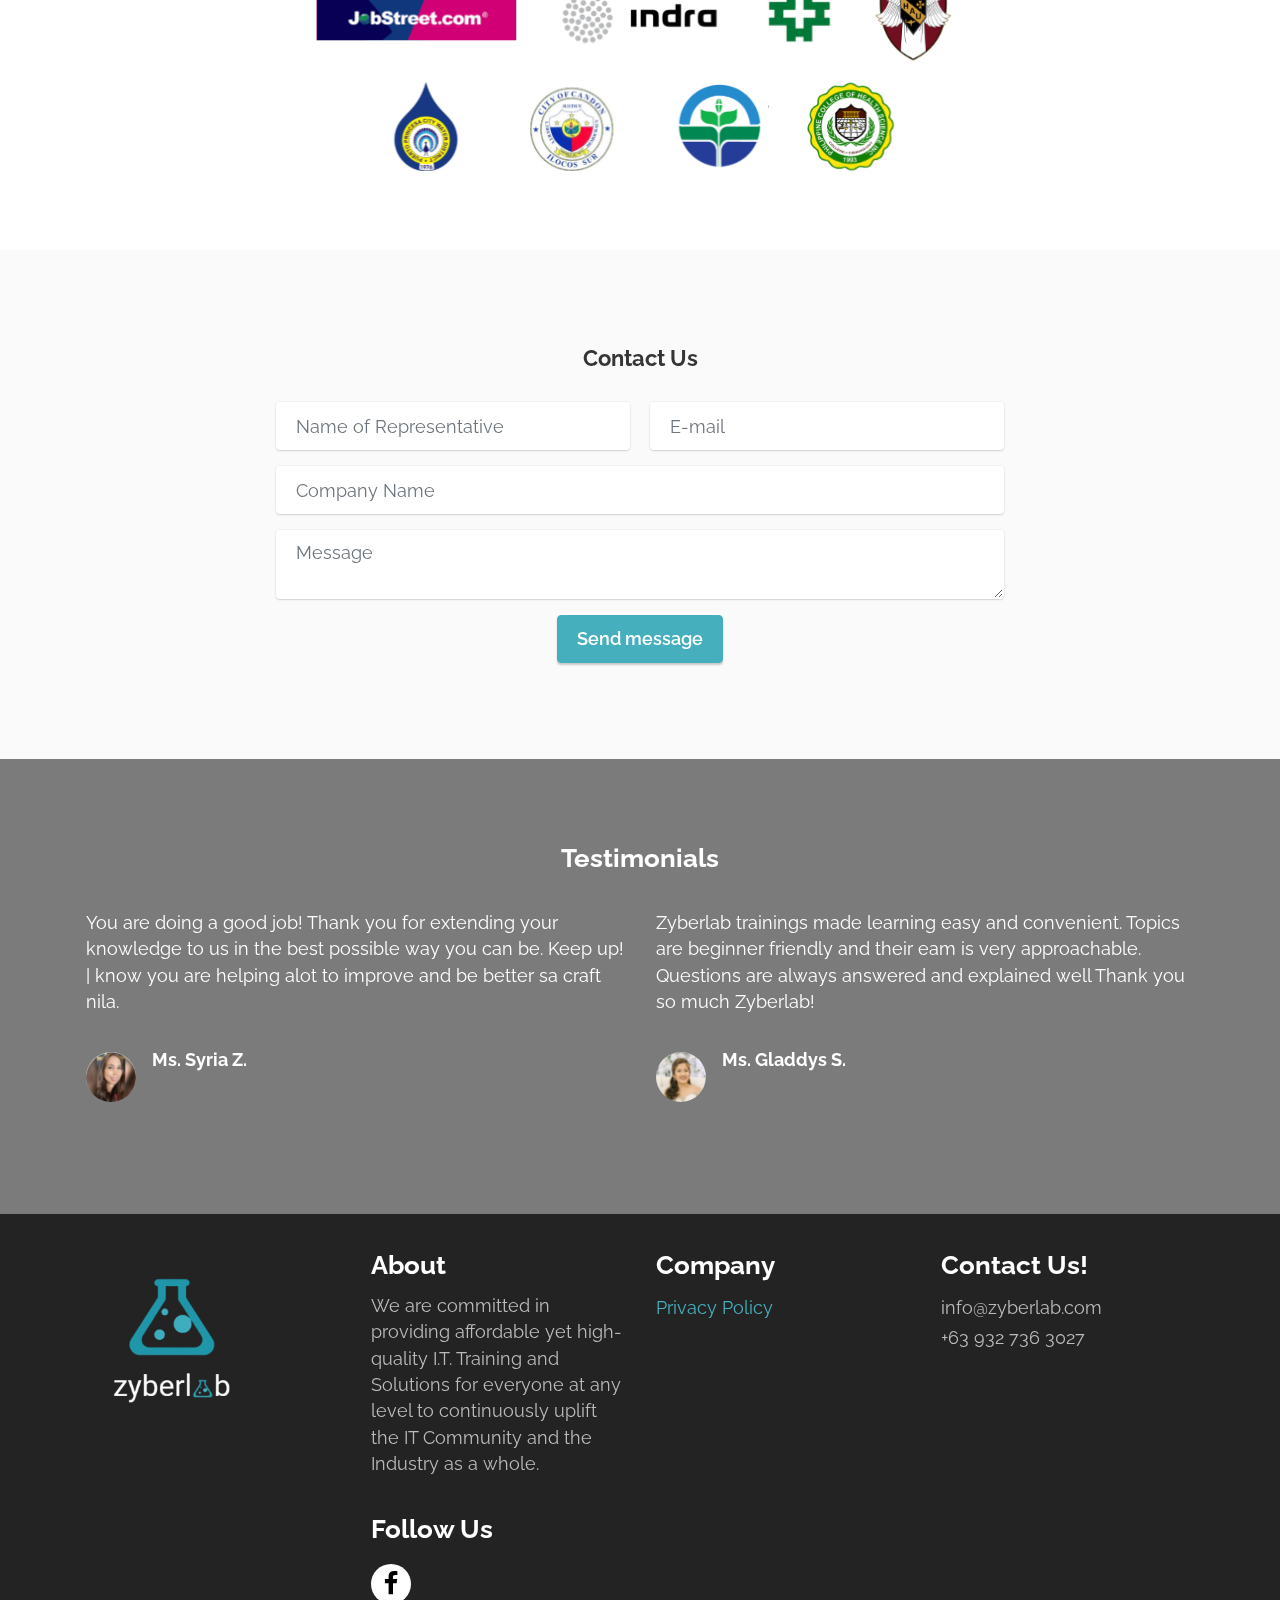
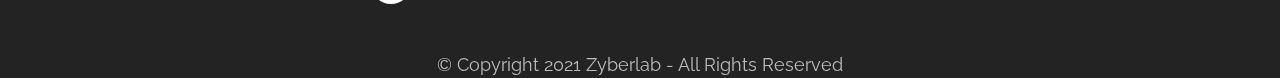
<file: corporate-training.html>
<!DOCTYPE html>
<html  >
<head>
  <!-- Site made with Mobirise Website Builder v5.7.8, https://mobirise.com -->
  <meta charset="UTF-8">
  <meta http-equiv="X-UA-Compatible" content="IE=edge">
  <meta name="generator" content="Mobirise v5.7.8, mobirise.com">
  <meta name="viewport" content="width=device-width, initial-scale=1, minimum-scale=1">
  <link rel="shortcut icon" href="assets/images/icon.svg" type="image/x-icon">
  <meta name="description" content="Affordable expertise for in-demand IT skills! Don't break the bank to get the skills you need. Our simplified and affordable IT training and Services for in-demand skills is here to help.">
  
  
  <title>Zyberlab | Train Your Team</title>
  <link rel="stylesheet" href="assets/web/assets/mobirise-icons2/mobirise2.css">
  <link rel="stylesheet" href="assets/bootstrap/css/bootstrap.min.css">
  <link rel="stylesheet" href="assets/bootstrap/css/bootstrap-grid.min.css">
  <link rel="stylesheet" href="assets/bootstrap/css/bootstrap-reboot.min.css">
  <link rel="stylesheet" href="assets/parallax/jarallax.css">
  <link rel="stylesheet" href="assets/dropdown/css/style.css">
  <link rel="stylesheet" href="assets/socicon/css/styles.css">
  <link rel="stylesheet" href="assets/theme/css/style.css">
  <link rel="preload" href="https://fonts.googleapis.com/css?family=Raleway:100,200,300,400,500,600,700,800,900,100i,200i,300i,400i,500i,600i,700i,800i,900i&display=swap" as="style" onload="this.onload=null;this.rel='stylesheet'">
  <noscript><link rel="stylesheet" href="https://fonts.googleapis.com/css?family=Raleway:100,200,300,400,500,600,700,800,900,100i,200i,300i,400i,500i,600i,700i,800i,900i&display=swap"></noscript>
  <link rel="preload" as="style" href="assets/mobirise/css/mbr-additional.css"><link rel="stylesheet" href="assets/mobirise/css/mbr-additional.css" type="text/css">

  
  
  
</head>
<body>

<!-- Analytics -->
<style type="text/css"> 
#menu1-h > nav {
box-shadow: 0px 1px 8px -2px rgba(0,0,0,0.35);}
</style>

<!-- Remove Mobirise Footer -->
<script>
    window.addEventListener('load', function () {
    const sections = document.querySelectorAll('section')
    sections[sections.length-1].remove()
})
</script>
<!-- Messenger Chat Plugin Code -->
    <div id="fb-root"></div>
      <script>
        window.fbAsyncInit = function() {
          FB.init({
            xfbml            : true,
            version          : 'v10.0'
          });
        };

        (function(d, s, id) {
          var js, fjs = d.getElementsByTagName(s)[0];
          if (d.getElementById(id)) return;
          js = d.createElement(s); js.id = id;
          js.src = 'https://connect.facebook.net/en_US/sdk/xfbml.customerchat.js';
          fjs.parentNode.insertBefore(js, fjs);
        }(document, 'script', 'facebook-jssdk'));
      </script>

      <!-- Your Chat Plugin code -->
      <div class="fb-customerchat"
        attribution="biz_inbox"
        page_id="1620014168239043">
      </div>
<!-- /Analytics -->


  
  <section data-bs-version="5.1" class="menu cid-tva96l4Yi3" once="menu" id="menu1-40">
    
    <nav class="navbar navbar-dropdown navbar-fixed-top navbar-expand-lg">
        <div class="container">
            <div class="navbar-brand">
                <span class="navbar-logo">
                    <a href="index.html">
                        <img src="assets/images/icon.svg" alt="Mobirise Website Builder" style="height: 3.8rem;">
                    </a>
                </span>
                <span class="navbar-caption-wrap"><a class="navbar-caption text-black text-primary display-7" href="index.html">Zyberlab</a></span>
            </div>
            <button class="navbar-toggler" type="button" data-toggle="collapse" data-bs-toggle="collapse" data-target="#navbarSupportedContent" data-bs-target="#navbarSupportedContent" aria-controls="navbarNavAltMarkup" aria-expanded="false" aria-label="Toggle navigation">
                <div class="hamburger">
                    <span></span>
                    <span></span>
                    <span></span>
                    <span></span>
                </div>
            </button>
            <div class="collapse navbar-collapse" id="navbarSupportedContent">
                <ul class="navbar-nav nav-dropdown" data-app-modern-menu="true"><li class="nav-item"><a class="nav-link link text-black text-primary display-4" href="courses.html" aria-expanded="false">Courses</a></li><li class="nav-item"><a class="nav-link link text-black text-primary display-4" href="index.html#content4-2y">Services</a></li><li class="nav-item dropdown"><a class="nav-link link text-black dropdown-toggle display-4" href="https://mobirise.com" data-toggle="dropdown-submenu" data-bs-toggle="dropdown" data-bs-auto-close="outside" aria-expanded="false">For Companies</a><div class="dropdown-menu" aria-labelledby="dropdown-748"><a class="text-black dropdown-item text-primary display-4" href="hire-dev.html">Hire Developers and Designers&nbsp;</a><a class="text-black show dropdown-item text-primary display-4" href="corporate-training.html">Corporate Training&nbsp;<br></a><a class="text-black show dropdown-item text-primary display-4" href="sponsorships.html">Sponsorship</a></div></li></ul>
                
                <div class="navbar-buttons mbr-section-btn"><a class="btn btn-primary display-4" href="enroll.html">Apply Now</a></div>
            </div>
        </div>
    </nav>

</section>

<section data-bs-version="5.1" class="header2 cid-tva96aNX3E mbr-fullscreen mbr-parallax-background" id="header2-3p">

    

    
    <div class="mbr-overlay" style="opacity: 0.6; background-color: rgb(35, 35, 35);"></div>

    <div class="container">
        <div class="row justify-content-center">
            <div class="col-12 col-lg-9">
                <h1 class="mbr-section-title mbr-fonts-style mb-3 display-1"><strong>Train Your Team</strong><br><strong>With Us</strong></h1>
                
                <p class="mbr-text mbr-fonts-style display-4">Empower your team with the cutting-edge IT skills needed to stay ahead in a rapidly evolving market through personalized training solutions in an affordable price.</p>
                
            </div>
        </div>
    </div>
</section>

<section data-bs-version="5.1" class="content4 cid-tvaajQmUwe" id="content4-46">
    

    
    
    <div class="container">
        <div class="row justify-content-center">
            <div class="title col-md-12 col-lg-10">
                <h3 class="mbr-section-title mbr-fonts-style align-center mb-4 display-5">
                    <strong>Our Courses</strong><strong><br></strong></h3>
                
                
            </div>
        </div>
    </div>
</section>

<section data-bs-version="5.1" class="features4 cid-tvC1HBDL0M" id="features5-5s">

    

    
    
    <div class="container">
        <div class="row">
            <div class="col-12 col-lg-6">
                <div class="card-wrapper">
                    <div class="row">
                        <div class="col-12 col-md-7">
                            <div class="text-wrapper">
                                
                                <h5 class="card-title mbr-fonts-style display-7"><strong>Full Stack Development</strong></h5>
                                <p class="mbr-text mbr-fonts-style mb-5 display-4">Unlock the full potential of your tech skills with our Full Stack Development Training! Learn the latest tools and technologies through hands-on projects and real-world scenarios, giving you the confidence to build and deploy your own full stack applications.&nbsp;<br><br><br></p>
                                
                            </div>
                        </div>
                        <div class="col-12 col-md-5">
                            <div class="img-wrapper">
                                <img src="assets/images/full-stack-4.svg" alt="Mobirise Website Builder">
                            </div>
                        </div>
                    </div>
                </div>
            </div>
            <div class="col-12 col-lg-6">
                <div class="card-wrapper">
                    <div class="row">
                        <div class="col-12 col-md-7">
                            <div class="text-wrapper">
                                
                                <h5 class="card-title mbr-fonts-style display-7"><strong>UI/UX Masterclass</strong></h5>
                                <p class="mbr-text mbr-fonts-style mb-5 display-4">Transform your design skills with our UI/UX Masterclass. Learn the latest techniques and strategies to create stunning user interf aces and improve user experience.&nbsp; &nbsp; &nbsp; &nbsp; &nbsp; &nbsp; &nbsp; &nbsp; &nbsp; &nbsp; &nbsp;<br><br><br><br><br><br></p>
                                
                            </div>
                        </div>
                        <div class="col-12 col-md-5">
                            <div class="img-wrapper">
                                <img src="assets/images/ui-3.svg" alt="Mobirise Website Builder">
                            </div>
                        </div>
                    </div>
                </div>
            </div>
        </div>
    </div>
</section>

<section data-bs-version="5.1" class="features4 cid-tva96cJd56" id="features5-3r">

    

    
    
    <div class="container">
        <div class="row">
            <div class="col-12 col-lg-6">
                <div class="card-wrapper">
                    <div class="row">
                        <div class="col-12 col-md-7">
                            <div class="text-wrapper">
                                
                                <h5 class="card-title mbr-fonts-style display-7"><strong>Laravel + Vue</strong></h5>
                                <p class="mbr-text mbr-fonts-style mb-5 display-4">Discover the power of Laravel and Vue in our comprehensive course. Learn to build fast, efficient, and beautiful web applications with the latest technologies.</p>
                                
                            </div>
                        </div>
                        <div class="col-12 col-md-5">
                            <div class="img-wrapper">
                                <img src="assets/images/vue-2.svg" alt="Mobirise Website Builder">
                            </div>
                        </div>
                    </div>
                </div>
            </div>
            <div class="col-12 col-lg-6">
                <div class="card-wrapper">
                    <div class="row">
                        <div class="col-12 col-md-7">
                            <div class="text-wrapper">
                                
                                <h5 class="card-title mbr-fonts-style display-7"><strong>Data Ana</strong><strong>lytics</strong></h5>
                                <p class="mbr-text mbr-fonts-style mb-5 display-4">Unlock the power of data with our Data Analytics Training! Learn to turn raw data into actionable insights and make data-driven decisions.<br><br></p>
                                
                            </div>
                        </div>
                        <div class="col-12 col-md-5">
                            <div class="img-wrapper">
                                <img src="assets/images/data-2.svg" alt="Mobirise Website Builder">
                            </div>
                        </div>
                    </div>
                </div>
            </div>
        </div>
    </div>
</section>

<section data-bs-version="5.1" class="features4 cid-tva96dUCAu" id="features5-3s">

    

    
    
    <div class="container">
        <div class="row">
            <div class="col-12 col-lg-6">
                <div class="card-wrapper">
                    <div class="row">
                        <div class="col-12 col-md-7">
                            <div class="text-wrapper">
                                
                                <h5 class="card-title mbr-fonts-style display-7"><strong>API Development</strong></h5>
                                <p class="mbr-text mbr-fonts-style mb-5 display-4">Join the world of API development with our training program. Learn to create and manage your own APIs, and connect them to various platforms to build powerful web applications.</p>
                                
                            </div>
                        </div>
                        <div class="col-12 col-md-5">
                            <div class="img-wrapper">
                                <img src="assets/images/softwaretest.svg" alt="Mobirise Website Builder">
                            </div>
                        </div>
                    </div>
                </div>
            </div>
            <div class="col-12 col-lg-6">
                <div class="card-wrapper">
                    <div class="row">
                        <div class="col-12 col-md-7">
                            <div class="text-wrapper">
                                
                                <h5 class="card-title mbr-fonts-style display-7"><strong>Wordpress CMS</strong></h5>
                                <p class="mbr-text mbr-fonts-style mb-5 display-4">Empower your web development skills and take control of your online presence with our WordPress CMS Training. Learn to create, manage, and optimize your own websites with ease.<br></p>
                                
                            </div>
                        </div>
                        <div class="col-12 col-md-5">
                            <div class="img-wrapper">
                                <img src="assets/images/wordpress-2.svg" alt="Mobirise Website Builder">
                            </div>
                        </div>
                    </div>
                </div>
            </div>
        </div>
    </div>
</section>

<section data-bs-version="5.1" class="features4 cid-tva96f7WiR" id="features5-3t">

    

    
    
    <div class="container">
        <div class="row">
            <div class="col-12 col-lg-6">
                <div class="card-wrapper">
                    <div class="row">
                        <div class="col-12 col-md-7">
                            <div class="text-wrapper">
                                
                                <h5 class="card-title mbr-fonts-style display-7"><strong>Hybrid Mobile App</strong></h5>
                                <p class="mbr-text mbr-fonts-style mb-5 display-4">Take your mobile app development to the next level with our Hybrid Mobile App Development Training. Learn the latest tools and technologies as you create and deploy cross-platform mobile apps that can reach a wider audience.<br></p>
                                
                            </div>
                        </div>
                        <div class="col-12 col-md-5">
                            <div class="img-wrapper">
                                <img src="assets/images/mobile.svg" alt="Mobirise Website Builder">
                            </div>
                        </div>
                    </div>
                </div>
            </div>
            <div class="col-12 col-lg-6">
                <div class="card-wrapper">
                    <div class="row">
                        <div class="col-12 col-md-7">
                            <div class="text-wrapper">
                                
                                <h5 class="card-title mbr-fonts-style display-7"><strong>AI/Machine Learning</strong></h5>
                                <p class="mbr-text mbr-fonts-style mb-5 display-4">Elevate your development skills with our AI and Machine Learning training. Learn to create intelligent systems that can automate tasks and improve efficiency.<br><br><br><br></p>
                                
                            </div>
                        </div>
                        <div class="col-12 col-md-5">
                            <div class="img-wrapper">
                                <img src="assets/images/ai.svg" alt="Mobirise Website Builder">
                            </div>
                        </div>
                    </div>
                </div>
            </div>
        </div>
    </div>
</section>

<section data-bs-version="5.1" class="features4 cid-tva96gbHIN" id="features5-3u">

    

    
    
    <div class="container">
        <div class="row">
            <div class="col-12 col-lg-6">
                <div class="card-wrapper">
                    <div class="row">
                        <div class="col-12 col-md-7">
                            <div class="text-wrapper">
                                
                                <h5 class="card-title mbr-fonts-style display-7"><strong>Java</strong></h5>
                                <p class="mbr-text mbr-fonts-style mb-5 display-4">Need to improve your Java development skills but don't know where to start? Our comprehensive Java Programming training will provide you with the knowledge and skills to create efficient, robust and scalable applications and pave the way for your career growth.</p>
                                
                            </div>
                        </div>
                        <div class="col-12 col-md-5">
                            <div class="img-wrapper">
                                <img src="assets/images/java-10.svg" alt="Mobirise Website Builder">
                            </div>
                        </div>
                    </div>
                </div>
            </div>
            <div class="col-12 col-lg-6">
                <div class="card-wrapper">
                    <div class="row">
                        <div class="col-12 col-md-7">
                            <div class="text-wrapper">
                                
                                <h5 class="card-title mbr-fonts-style display-7"><strong>Ethical Web Hacking</strong></h5>
                                <p class="mbr-text mbr-fonts-style mb-5 display-4">Unlock the power of data with our Data Analytics Training! Learn to turn raw data into actionable insights and make data-driven decisions.<br><br><br><br></p>
                                
                            </div>
                        </div>
                        <div class="col-12 col-md-5">
                            <div class="img-wrapper">
                                <img src="assets/images/hacking-3.svg" alt="Mobirise Website Builder">
                            </div>
                        </div>
                    </div>
                </div>
            </div>
        </div>
    </div>
</section>

<section data-bs-version="5.1" class="features4 cid-tva96h2sPR" id="features5-3v">

    

    
    
    <div class="container">
        <div class="row">
            <div class="col-12 col-lg-6">
                <div class="card-wrapper">
                    <div class="row">
                        <div class="col-12 col-md-7">
                            <div class="text-wrapper">
                                
                                <h5 class="card-title mbr-fonts-style display-7"><strong>System Analysis </strong><br><strong>and Design</strong></h5>
                                <p class="mbr-text mbr-fonts-style mb-5 display-4">Do you want to improve your ability to analyze and design systems, but don't know where to start? Our comprehensive training program, led by industry experts, will provide you with the skills and knowledge to effectively analyze and design systems, and give you a competitive edge in the field.</p>
                                
                            </div>
                        </div>
                        <div class="col-12 col-md-5">
                            <div class="img-wrapper">
                                <img src="assets/images/analysisdesign-1.svg" alt="Mobirise Website Builder">
                            </div>
                        </div>
                    </div>
                </div>
            </div>
            <div class="col-12 col-lg-6">
                <div class="card-wrapper">
                    <div class="row">
                        <div class="col-12 col-md-7">
                            <div class="text-wrapper">
                                
                                <h5 class="card-title mbr-fonts-style display-7"><strong>Software Testing Automation</strong></h5>
                                <p class="mbr-text mbr-fonts-style mb-5 display-4">Say goodbye to complex and lengthy manual software testing. Join our training and learn how to test smarter, not harder.<br><br><br><br><br><br><br></p>
                                
                            </div>
                        </div>
                        <div class="col-12 col-md-5">
                            <div class="img-wrapper">
                                <img src="assets/images/testautomation.svg" alt="Mobirise Website Builder">
                            </div>
                        </div>
                    </div>
                </div>
            </div>
        </div>
    </div>
</section>

<section data-bs-version="5.1" class="features4 cid-tva96hOiCK" id="features5-3w">

    

    
    
    <div class="container">
        <div class="row">
            <div class="col-12 col-lg-6">
                <div class="card-wrapper">
                    <div class="row">
                        <div class="col-12 col-md-7">
                            <div class="text-wrapper">
                                
                                <h5 class="card-title mbr-fonts-style display-7"><strong>Search Engine Optimization</strong></h5>
                                <p class="mbr-text mbr-fonts-style mb-5 display-4">Maximize your online visibility with our Search Engine Automation training.</p>
                                
                            </div>
                        </div>
                        <div class="col-12 col-md-5">
                            <div class="img-wrapper">
                                <img src="assets/images/sea.svg" alt="Mobirise Website Builder">
                            </div>
                        </div>
                    </div>
                </div>
            </div>
            <div class="col-12 col-lg-6">
                <div class="card-wrapper">
                    <div class="row">
                        <div class="col-12 col-md-7">
                            <div class="text-wrapper">
                                
                                <h5 class="card-title mbr-fonts-style display-7"><strong>SCRUM Master</strong></h5>
                                <p class="mbr-text mbr-fonts-style mb-5 display-4">Discover the secrets to successful Agile development with our SCRUM Master training<br><br><br></p>
                                
                            </div>
                        </div>
                        <div class="col-12 col-md-5">
                            <div class="img-wrapper">
                                <img src="assets/images/scrum.svg" alt="Mobirise Website Builder">
                            </div>
                        </div>
                    </div>
                </div>
            </div>
        </div>
    </div>
</section>

<section data-bs-version="5.1" class="features4 cid-tva96izCpu" id="features5-3x">

    

    
    
    <div class="container">
        <div class="row">
            <div class="col-12 col-lg-6">
                <div class="card-wrapper">
                    <div class="row">
                        <div class="col-12 col-md-7">
                            <div class="text-wrapper">
                                
                                <h5 class="card-title mbr-fonts-style display-7"><strong>Python</strong></h5>
                                <p class="mbr-text mbr-fonts-style mb-5 display-4">Join our Straight-Forward and Hands-On Training! Learn one of the most in-demand programming language, build your skills and boost your career opportunities. Enroll now and take the first step towards a successful tech career!</p>
                                
                            </div>
                        </div>
                        <div class="col-12 col-md-5">
                            <div class="img-wrapper">
                                <img src="assets/images/python-5.svg" alt="Mobirise Website Builder">
                            </div>
                        </div>
                    </div>
                </div>
            </div>
            <div class="col-12 col-lg-6">
                <div class="card-wrapper">
                    <div class="row">
                        <div class="col-12 col-md-7">
                            <div class="text-wrapper">
                                
                                <h5 class="card-title mbr-fonts-style display-7"><strong>Customized Training</strong></h5>
                                <p class="mbr-text mbr-fonts-style mb-5 display-4">Get the training you need, with our customizable IT courses.<br><br><br><br><br></p>
                                
                            </div>
                        </div>
                        <div class="col-12 col-md-5">
                            <div class="img-wrapper">
                                <img src="assets/images/custom-2.svg" alt="Mobirise Website Builder">
                            </div>
                        </div>
                    </div>
                </div>
            </div>
        </div>
    </div>
</section>

<section data-bs-version="5.1" class="content4 cid-tvgEsczUqC mbr-parallax-background" id="content4-5n">
    

    
    <div class="mbr-overlay" style="opacity: 0.7; background-color: rgb(35, 35, 35);">
    </div>
    <div class="container">
        <div class="row justify-content-center">
            <div class="title col-md-12 col-lg-10">
                <h3 class="mbr-section-title mbr-fonts-style align-center mb-4 display-5">
                    <strong>Why Choose Zyberlab?</strong></h3>
                
                
            </div>
        </div>
    </div>
</section>

<section data-bs-version="5.1" class="content13 cid-tvD9MmJmZP" id="content13-68">
    

    
    
    <div class="container">
        <div class="row justify-content-center">
            <div class="col-md-12 col-lg-12">
                <h3 class="mbr-section-title mbr-fonts-style mb-4 display-7"><p><strong>Curriculum</strong></p></h3>
            </div>
        </div>
        <div class="row justify-content-center">
            <div class="col-md-12 col-lg-12">
                <div class="row justify-content-center">
                    <div class="col-12 col-lg-6">
                        <ul class="list mbr-fonts-style display-4">
                            <li>Career focus: The curriculum prepare students for specific careers and help them to understand the job market and the skills they need to succeed.
</li><li>Up-to-date content: The curriculum are regularly updated to reflect the latest developments in the field.
</li><li>Hands-on experience: The curriculum include practical exercises and lab work to give students hands-on experience with the technologies they are learning.
</li><li>Project-based learning: The curriculum should include projects that simulate real-world scenarios and give students experience with the tools and technologies they will use on the job.</li>
                        </ul>
                    </div>
                    
                </div>
            </div>
        </div>
    </div>
</section>

<section data-bs-version="5.1" class="content13 cid-tvD9N1r2DA" id="content13-69">
    

    
    
    <div class="container">
        <div class="row justify-content-center">
            <div class="col-md-12 col-lg-12">
                <h3 class="mbr-section-title mbr-fonts-style mb-4 display-7"><p><strong>Instructors</strong></p></h3>
            </div>
        </div>
        <div class="row justify-content-center">
            <div class="col-md-12 col-lg-12">
                <div class="row justify-content-center">
                    <div class="col-12 col-lg-6">
                        <ul class="list mbr-fonts-style display-4">
                            <li>Technical expertise: The instructors have extensive industry experience and thorough understanding of the technologies and tools they are teaching, and are able to demonstrate their knowledge through real-world examples.</li>
                        </ul>
                    </div>
                    
                </div>
            </div>
        </div>
    </div>
</section>

<section data-bs-version="5.1" class="content13 cid-tvDanMRlks" id="content13-6a">
    

    
    
    <div class="container">
        <div class="row justify-content-center">
            <div class="col-md-12 col-lg-12">
                <h3 class="mbr-section-title mbr-fonts-style mb-4 display-7"><p><strong>Post Training Support</strong></p></h3>
            </div>
        </div>
        <div class="row justify-content-center">
            <div class="col-md-12 col-lg-12">
                <div class="row justify-content-center">
                    <div class="col-12 col-lg-6">
                        <ul class="list mbr-fonts-style display-4">
                            <li>Trainees can have lifetime access to our recorded LIVE discussions and mentoring support is extended even after the training period.</li>
                        </ul>
                    </div>
                    
                </div>
            </div>
        </div>
    </div>
</section>

<section data-bs-version="5.1" class="content13 cid-tvDau3Q6NY" id="content13-6b">
    

    
    
    <div class="container">
        <div class="row justify-content-center">
            <div class="col-md-12 col-lg-12">
                <h3 class="mbr-section-title mbr-fonts-style mb-4 display-7"><p><strong>Flexibility</strong></p></h3>
            </div>
        </div>
        <div class="row justify-content-center">
            <div class="col-md-12 col-lg-12">
                <div class="row justify-content-center">
                    <div class="col-12 col-lg-6">
                        <ul class="list mbr-fonts-style display-4">
                            <li>Students can enjoy flexible schedules for their learning journey that also includes one-on-one coaching.</li>
                        </ul>
                    </div>
                    
                </div>
            </div>
        </div>
    </div>
</section>

<section data-bs-version="5.1" class="content13 cid-tvDavc12Ga" id="content13-6c">
    

    
    
    <div class="container">
        <div class="row justify-content-center">
            <div class="col-md-12 col-lg-12">
                <h3 class="mbr-section-title mbr-fonts-style mb-4 display-5"><p><strong>Price</strong></p></h3>
            </div>
        </div>
        <div class="row justify-content-center">
            <div class="col-md-12 col-lg-12">
                <div class="row justify-content-center">
                    <div class="col-12 col-lg-6">
                        <ul class="list mbr-fonts-style display-2">
                            <li>Don't break the bank to get the skills you need. Our simplified and affordable IT training for in-demand skills is here to help.</li>
                        </ul>
                    </div>
                    
                </div>
            </div>
        </div>
    </div>
</section>

<section data-bs-version="5.1" class="image3 cid-tvabFFDGO8" id="image3-49">
    

    
    

    <div class="container-fluid">
        <div class="row justify-content-center">
            <div class="col-12 col-lg-8">
                <div class="image-wrapper">
                    <img src="assets/images/clients-4.svg" alt="Mobirise Website Builder">
                    
                </div>
            </div>
        </div>
    </div>
</section>

<section data-bs-version="5.1" class="form5 cid-tvaaBNM3Ky" id="form5-48">
    
    
    <div class="container">
        <div class="mbr-section-head">
            <h3 class="mbr-section-title mbr-fonts-style align-center mb-0 display-2">
                <strong>Contact Us</strong></h3>
            
        </div>
        <div class="row justify-content-center mt-4">
            <div class="col-lg-8 mx-auto mbr-form" data-form-type="formoid">
                <form action="https://mobirise.eu/" method="POST" class="mbr-form form-with-styler" data-form-title="Form Name"><input type="hidden" name="email" data-form-email="true" value="1kc5w6g2jmUVAPgkp/aPoQJx8Kj165lXcBmbD625Bpf/c5rZMAc0KkFbsmLceYmkRu3DySOgIXjG8nfkOhsuZlFG6mV8MTFR7seO4Px6rujgxhajA20mK3Gg4PyA6aad">
                    <div class="row">
                        <div hidden="hidden" data-form-alert="" class="alert alert-success col-12">Thank you for your message!
Our representative will get back to you soon.</div>
                        <div hidden="hidden" data-form-alert-danger="" class="alert alert-danger col-12">
                            Oops...! some problem!
                        </div>
                    </div>
                    <div class="dragArea row">
                        <div class="col-md col-sm-12 form-group mb-3" data-for="name">
                            <input type="text" name="name" placeholder="Name of Representative" data-form-field="name" class="form-control" value="" id="name-form5-48">
                        </div>
                        <div class="col-md col-sm-12 form-group mb-3" data-for="email">
                            <input type="email" name="email" placeholder="E-mail" data-form-field="email" class="form-control" value="" id="email-form5-48">
                        </div>
                        <div class="col-12 form-group mb-3" data-for="url">
                            <input type="url" name="url" placeholder="Company Name" data-form-field="url" class="form-control" value="" id="url-form5-48">
                        </div>
                        <div class="col-12 form-group mb-3" data-for="textarea">
                            <textarea name="textarea" placeholder="Message" data-form-field="textarea" class="form-control" id="textarea-form5-48"></textarea>
                        </div>
                        <div class="col-lg-12 col-md-12 col-sm-12 align-center mbr-section-btn">
                            <button type="submit" class="btn btn-primary display-4">Send message</button>
                        </div>
                    </div>
                </form>
            </div>
        </div>
    </div>
</section>

<section data-bs-version="5.1" class="testimonials2 cid-tvaaytWS56 mbr-parallax-background" id="testimonials2-47">
    
    
    
    <div class="mbr-overlay" style="opacity: 0.6; background-color: rgb(35, 35, 35);">
    </div>
    <div class="container">
        <h3 class="mbr-section-title mbr-fonts-style align-center mb-4 display-7">
            <strong>Testimonials</strong>
        </h3>
        <div class="row justify-content-center">
            <div class="card col-12 col-md-6">
                <p class="mbr-text mbr-fonts-style mb-4 display-4">You are doing a good job! Thank you for extending your knowledge to us in the best possible way you can be. Keep up! | know you are helping alot to improve and be better sa craft nila.<br></p>
                <div class="d-flex mb-md-0 mb-4">
                    <div class="image-wrapper">
                        <img src="assets/images/dp3.png" alt="Mobirise Website Builder">
                    </div>
                    <div class="text-wrapper">
                        <p class="name mbr-fonts-style mb-1 display-4"><strong>Ms. Syria Z.</strong></p>
                        
                    </div>
                </div>
            </div>
            <div class="card col-12 col-md-6">
                <p class="mbr-text mbr-fonts-style mb-4 display-4">Zyberlab trainings made learning easy and convenient. Topics are beginner friendly and their eam is very approachable. Questions are always answered and explained well Thank you so much Zyberlab!&nbsp;<br></p>
                <div class="d-flex mb-md-0 mb-4">
                    <div class="image-wrapper">
                        <img src="assets/images/dp4.png" alt="Mobirise Website Builder">
                    </div>
                    <div class="text-wrapper">
                        <p class="name mbr-fonts-style mb-1 display-4">
                            <strong>Ms. Gladdys S.</strong></p>
                        
                    </div>
                </div>
            </div>
        </div>
    </div>
</section>

<section data-bs-version="5.1" class="footer4 cid-tvgQXy4Cvg" once="footers" id="footer4-5r">

    

    
    
    <div class="container">
        <div class="row mbr-white">
            <div class="col-6 col-lg-3">
                <div class="media-wrap col-md-8 col-12">
                    <a href="index.html">
                        <img src="assets/images/icon-w-name-2.svg" alt="Mobirise Website Builder">
                    </a>
                </div>
            </div>
            <div class="col-12 col-md-6 col-lg-3">
                <h5 class="mbr-section-subtitle mbr-fonts-style mb-2 display-7">
                    <strong>About</strong>
                </h5>
                <p class="mbr-text mbr-fonts-style mb-4 display-4">
                    We are committed in providing affordable yet high-quality I.T. Training and Solutions for everyone at any level to continuously uplift the IT Community and the Industry as a whole.</p>
                <h5 class="mbr-section-subtitle mbr-fonts-style mb-3 display-7">
                    <strong>Follow Us</strong>
                </h5>
                <div class="social-row display-7">
                    <div class="soc-item">
                        <a href="https://www.facebook.com/ZyberLab.IT" target="_blank">
                            <span class="mbr-iconfont socicon-facebook socicon" style="font-size: 24px;"></span>
                        </a>
                    </div>
                    
                    
                    
                </div>
            </div>
            <div class="col-12 col-md-6 col-lg-3">
                <h5 class="mbr-section-subtitle mbr-fonts-style mb-2 display-7"><strong>Company</strong></h5>
                <ul class="list mbr-fonts-style display-4">
                    <li class="mbr-text item-wrap"><a href="https://drive.google.com/file/d/1P8H-BgM1ZGtNY3NaCrtfuPEuWFRWll0s/view?usp=share_link" class="text-primary" target="_blank">Privacy Policy</a></li><a href="https://drive.google.com/file/d/1P8H-BgM1ZGtNY3NaCrtfuPEuWFRWll0s/view?usp=share_link" class="text-primary">
                    </a><li class="mbr-text item-wrap">&nbsp; &nbsp; &nbsp; &nbsp; &nbsp; &nbsp;</li>
                </ul>
            </div>
            <div class="col-12 col-md-6 col-lg-3">
                <h5 class="mbr-section-subtitle mbr-fonts-style mb-2 display-7">
                    <strong>Contact Us!</strong></h5>
                <ul class="list mbr-fonts-style display-4">
                    <li class="mbr-text item-wrap">info@zyberlab.com
</li><li class="mbr-text item-wrap">+63 932 736 3027</li>
                </ul>
            </div>
            <div class="col-12 mt-4">
                <p class="mbr-text mb-0 mbr-fonts-style copyright align-center display-4">
                    © Copyright 2021 Zyberlab - All Rights Reserved
                </p>
            </div>
        </div>
    </div>
</section><section class="display-7" style="padding: 0;align-items: center;justify-content: center;flex-wrap: wrap;    align-content: center;display: flex;position: relative;height: 4rem;"><a href="https://mobiri.se/2930039" style="flex: 1 1;height: 4rem;position: absolute;width: 100%;z-index: 1;"><img alt="" style="height: 4rem;" src="[data-uri]"></a><p style="margin: 0;text-align: center;" class="display-7">Made with &#8204;</p><a style="z-index:1" href="https://mobirise.com/builder/easiest-website-builder.html">Easy Website Builder</a></section><script src="assets/bootstrap/js/bootstrap.bundle.min.js"></script>  <script src="assets/parallax/jarallax.js"></script>  <script src="assets/smoothscroll/smooth-scroll.js"></script>  <script src="assets/ytplayer/index.js"></script>  <script src="assets/dropdown/js/navbar-dropdown.js"></script>  <script src="assets/theme/js/script.js"></script>  <script src="assets/formoid/formoid.min.js"></script>  
  
  
</body>
</html>
</file>
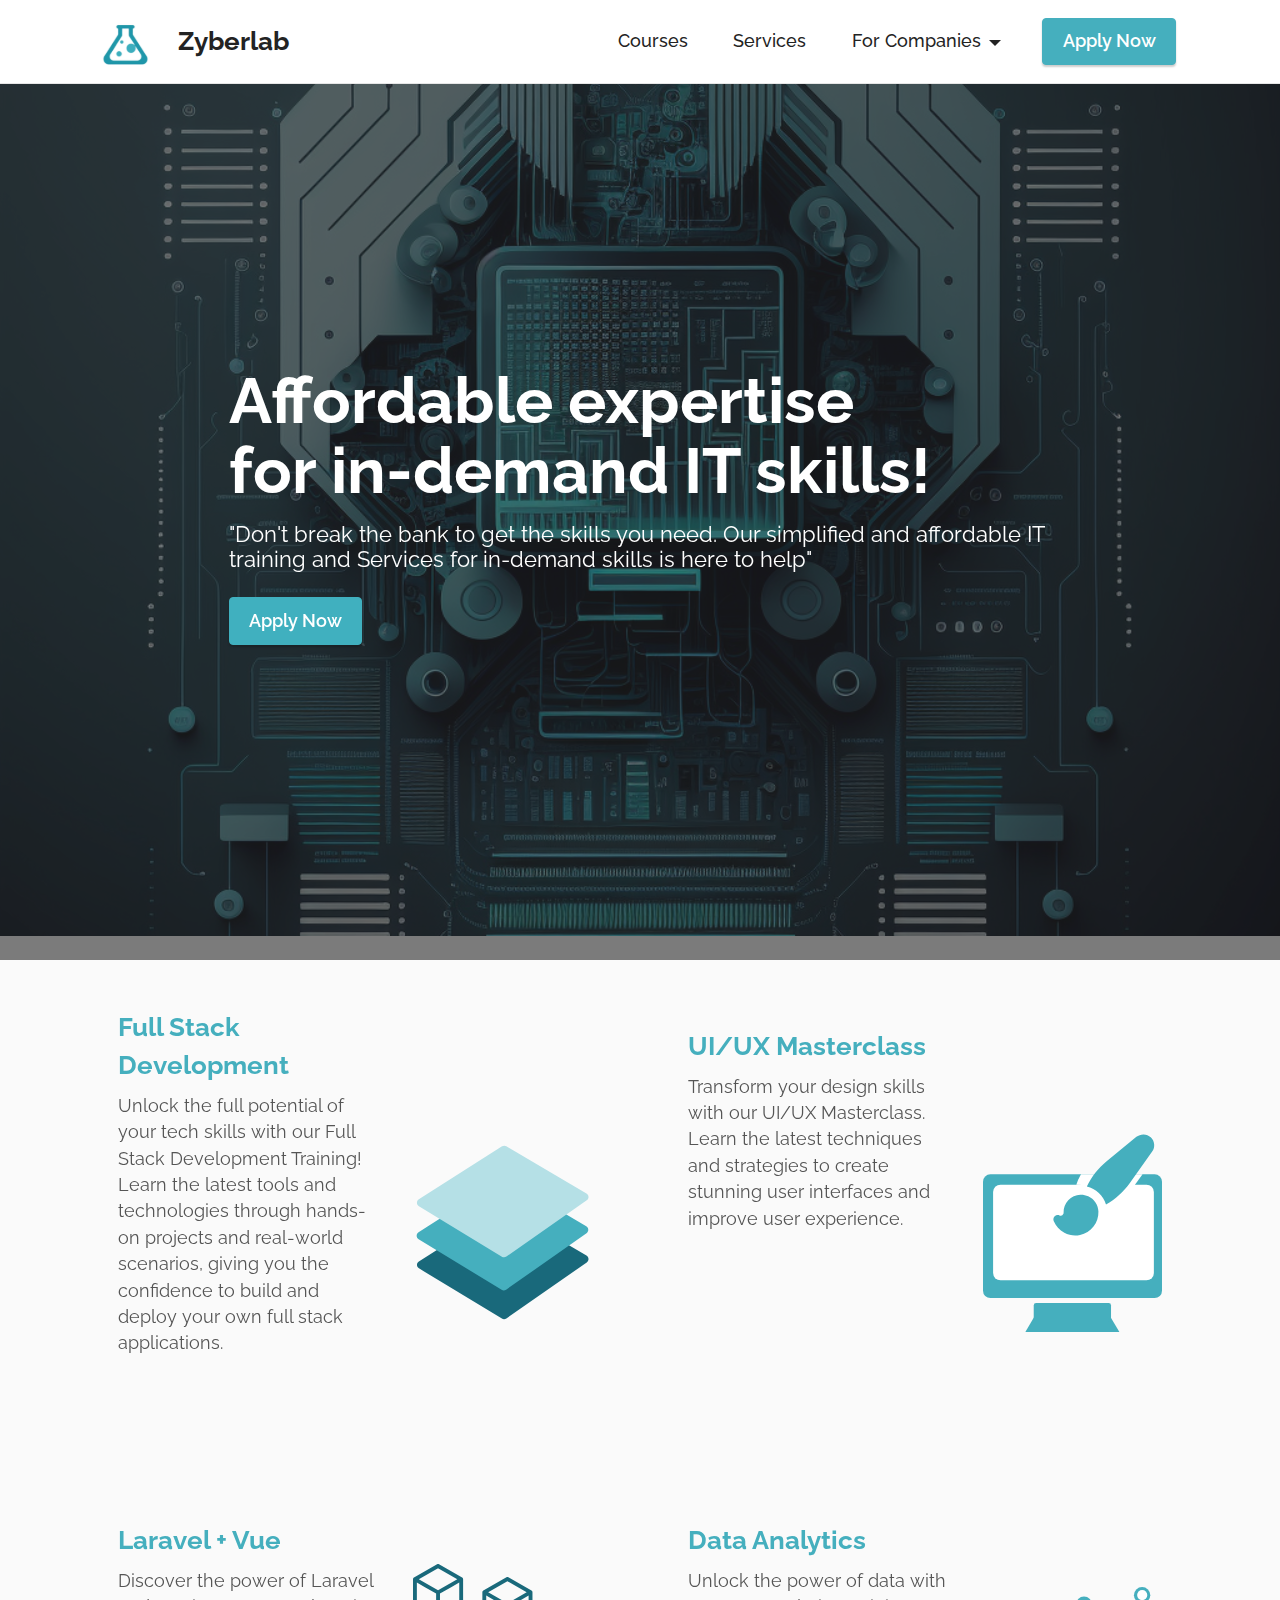
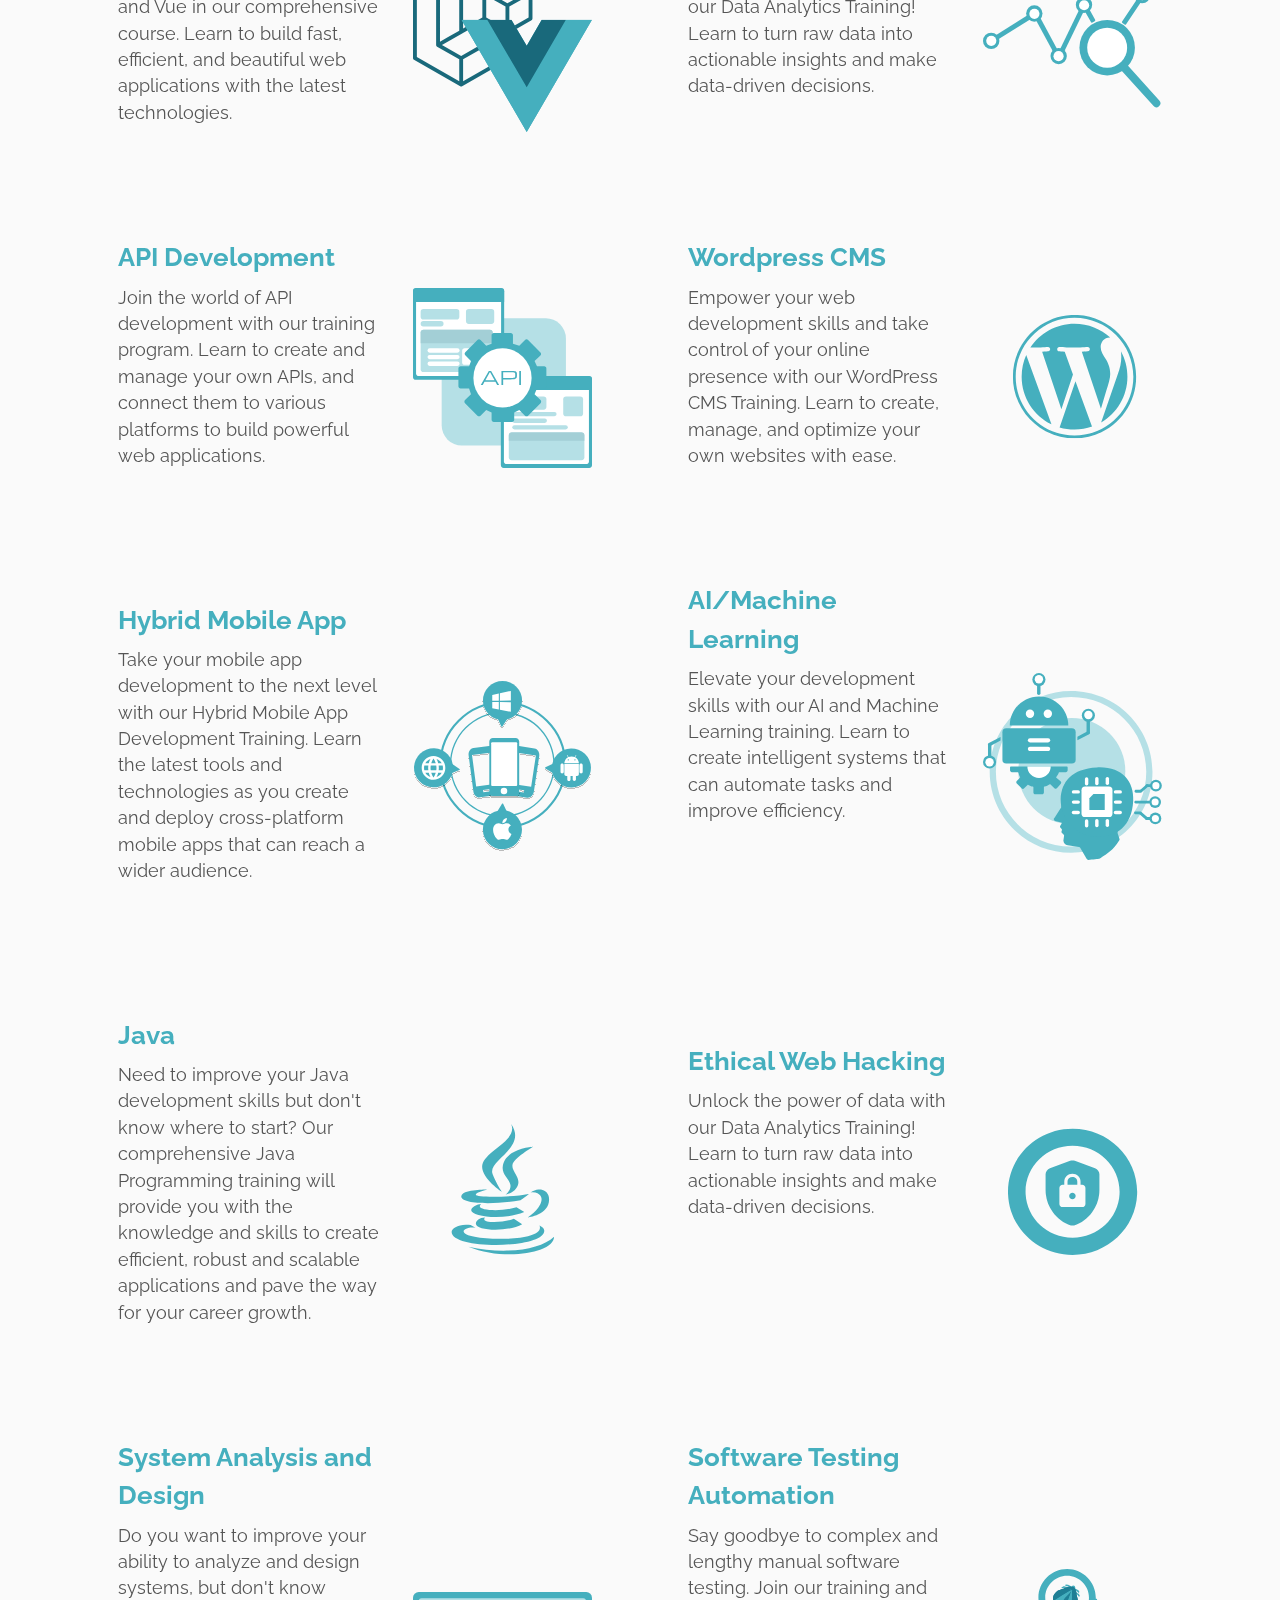
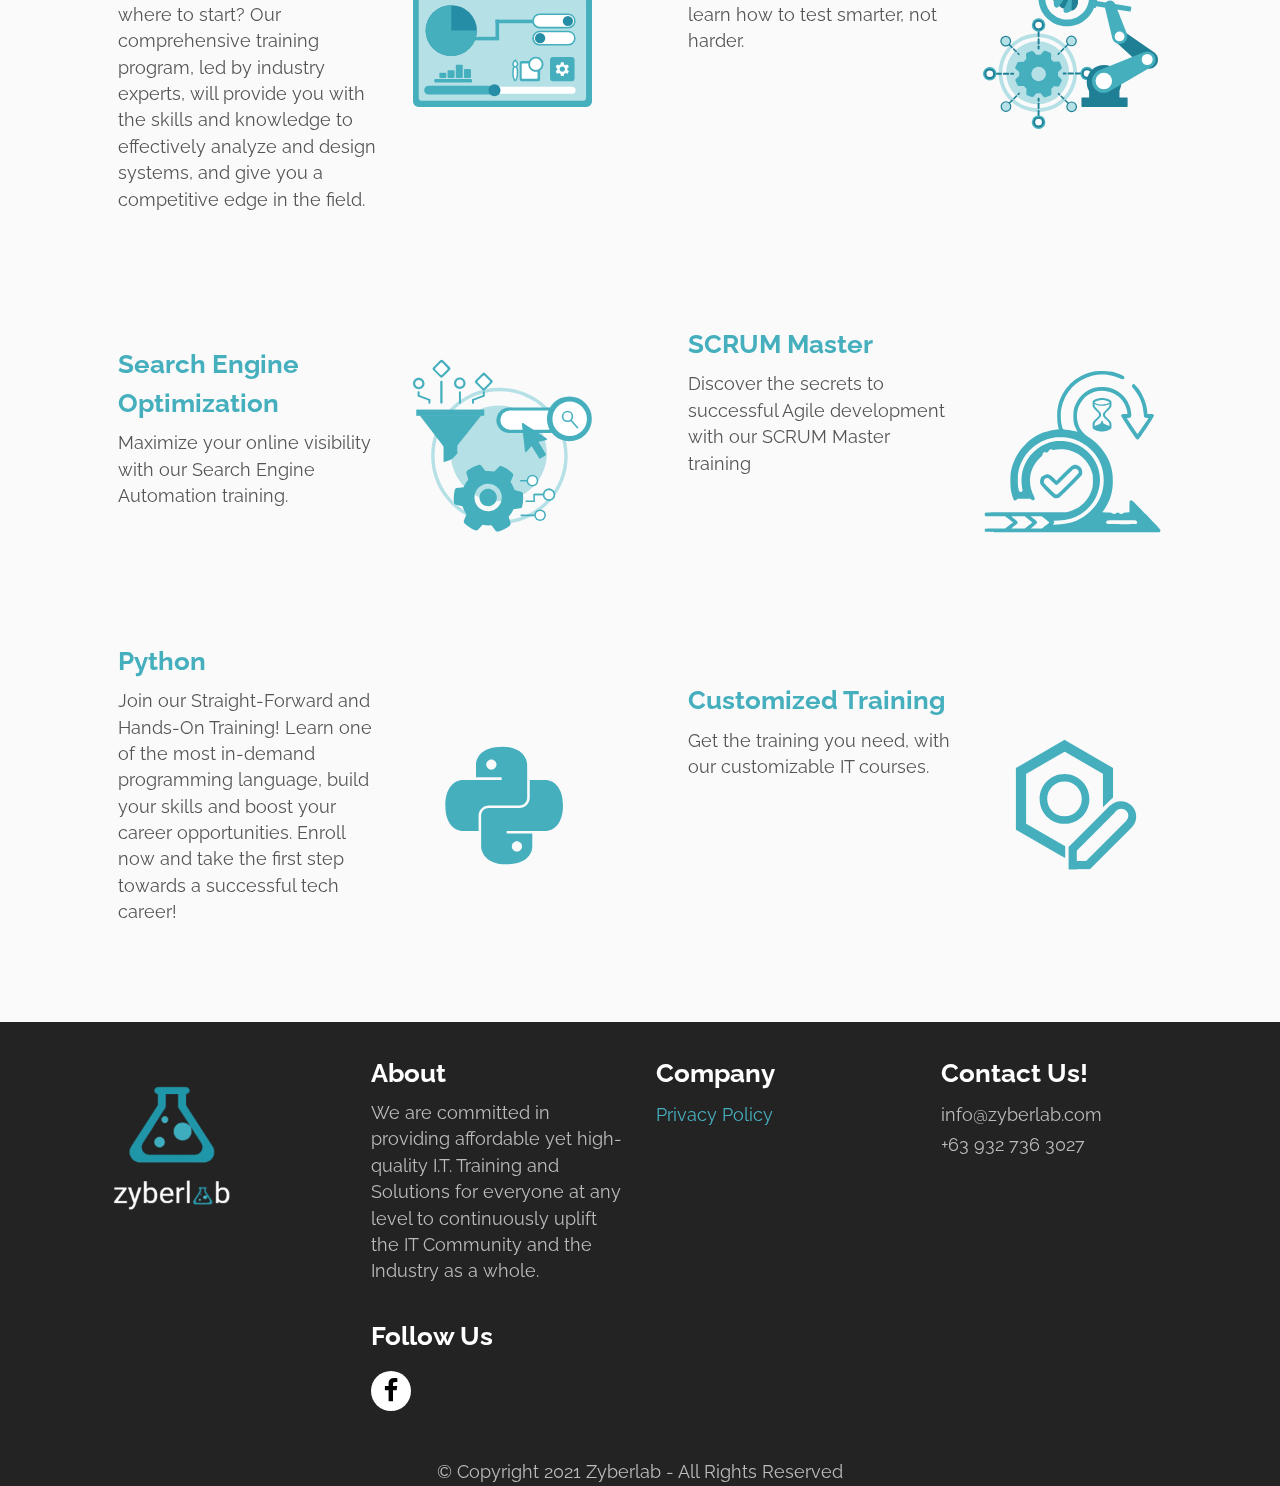
<file: courses.html>
<!DOCTYPE html>
<html  >
<head>
  <!-- Site made with Mobirise Website Builder v5.7.8, https://mobirise.com -->
  <meta charset="UTF-8">
  <meta http-equiv="X-UA-Compatible" content="IE=edge">
  <meta name="generator" content="Mobirise v5.7.8, mobirise.com">
  <meta name="twitter:card" content="summary_large_image"/>
  <meta name="twitter:image:src" content="assets/images/courses-meta.svg">
  <meta property="og:image" content="assets/images/courses-meta.svg">
  <meta name="twitter:title" content="Zyberlab | Courses">
  <meta name="viewport" content="width=device-width, initial-scale=1, minimum-scale=1">
  <link rel="shortcut icon" href="assets/images/icon.svg" type="image/x-icon">
  <meta name="description" content="Affordable expertise for in-demand IT skills! Don't break the bank to get the skills you need. Our simplified and affordable IT training and Services for in-demand skills is here to help.">
  
  
  <title>Zyberlab | Courses</title>
  <link rel="stylesheet" href="assets/web/assets/mobirise-icons2/mobirise2.css">
  <link rel="stylesheet" href="assets/bootstrap/css/bootstrap.min.css">
  <link rel="stylesheet" href="assets/bootstrap/css/bootstrap-grid.min.css">
  <link rel="stylesheet" href="assets/bootstrap/css/bootstrap-reboot.min.css">
  <link rel="stylesheet" href="assets/parallax/jarallax.css">
  <link rel="stylesheet" href="assets/dropdown/css/style.css">
  <link rel="stylesheet" href="assets/socicon/css/styles.css">
  <link rel="stylesheet" href="assets/theme/css/style.css">
  <link rel="preload" href="https://fonts.googleapis.com/css?family=Raleway:100,200,300,400,500,600,700,800,900,100i,200i,300i,400i,500i,600i,700i,800i,900i&display=swap" as="style" onload="this.onload=null;this.rel='stylesheet'">
  <noscript><link rel="stylesheet" href="https://fonts.googleapis.com/css?family=Raleway:100,200,300,400,500,600,700,800,900,100i,200i,300i,400i,500i,600i,700i,800i,900i&display=swap"></noscript>
  <link rel="preload" as="style" href="assets/mobirise/css/mbr-additional.css"><link rel="stylesheet" href="assets/mobirise/css/mbr-additional.css" type="text/css">

  
  
  
</head>
<body>

<!-- Analytics -->
<style type="text/css"> 
#menu1-h > nav {
box-shadow: 0px 1px 8px -2px rgba(0,0,0,0.35);}
</style>

<!-- Remove Mobirise Footer -->
<script>
    window.addEventListener('load', function () {
    const sections = document.querySelectorAll('section')
    sections[sections.length-1].remove()
})
</script>
<!-- Messenger Chat Plugin Code -->
    <div id="fb-root"></div>
      <script>
        window.fbAsyncInit = function() {
          FB.init({
            xfbml            : true,
            version          : 'v10.0'
          });
        };

        (function(d, s, id) {
          var js, fjs = d.getElementsByTagName(s)[0];
          if (d.getElementById(id)) return;
          js = d.createElement(s); js.id = id;
          js.src = 'https://connect.facebook.net/en_US/sdk/xfbml.customerchat.js';
          fjs.parentNode.insertBefore(js, fjs);
        }(document, 'script', 'facebook-jssdk'));
      </script>

      <!-- Your Chat Plugin code -->
      <div class="fb-customerchat"
        attribution="biz_inbox"
        page_id="1620014168239043">
      </div>
<!-- /Analytics -->


  
  <section data-bs-version="5.1" class="menu cid-tu8joPM0lQ" once="menu" id="menu1-2j">
    
    <nav class="navbar navbar-dropdown navbar-fixed-top navbar-expand-lg">
        <div class="container">
            <div class="navbar-brand">
                <span class="navbar-logo">
                    <a href="index.html">
                        <img src="assets/images/icon.svg" alt="Mobirise Website Builder" style="height: 3.8rem;">
                    </a>
                </span>
                <span class="navbar-caption-wrap"><a class="navbar-caption text-black text-primary display-7" href="index.html">Zyberlab</a></span>
            </div>
            <button class="navbar-toggler" type="button" data-toggle="collapse" data-bs-toggle="collapse" data-target="#navbarSupportedContent" data-bs-target="#navbarSupportedContent" aria-controls="navbarNavAltMarkup" aria-expanded="false" aria-label="Toggle navigation">
                <div class="hamburger">
                    <span></span>
                    <span></span>
                    <span></span>
                    <span></span>
                </div>
            </button>
            <div class="collapse navbar-collapse" id="navbarSupportedContent">
                <ul class="navbar-nav nav-dropdown" data-app-modern-menu="true"><li class="nav-item"><a class="nav-link link text-black text-primary display-4" href="courses.html" aria-expanded="false">Courses</a></li><li class="nav-item"><a class="nav-link link text-black text-primary display-4" href="index.html#content4-2y">Services</a></li><li class="nav-item dropdown"><a class="nav-link link text-black dropdown-toggle display-4" href="https://mobirise.com" data-toggle="dropdown-submenu" data-bs-toggle="dropdown" data-bs-auto-close="outside" aria-expanded="false">For Companies</a><div class="dropdown-menu" aria-labelledby="dropdown-748"><a class="text-black dropdown-item text-primary display-4" href="hire-dev.html">Hire Developers and Designers&nbsp;</a><a class="text-black show dropdown-item text-primary display-4" href="corporate-training.html">Corporate Training&nbsp;<br></a><a class="text-black show dropdown-item text-primary display-4" href="sponsorships.html">Sponsorship</a></div></li></ul>
                
                <div class="navbar-buttons mbr-section-btn"><a class="btn btn-primary display-4" href="enroll.html">Apply Now</a></div>
            </div>
        </div>
    </nav>

</section>

<section data-bs-version="5.1" class="header2 cid-tu8joIUARG mbr-fullscreen mbr-parallax-background" id="header2-2f">

    

    
    <div class="mbr-overlay" style="opacity: 0.6; background-color: rgb(35, 35, 35);"></div>

    <div class="container">
        <div class="row justify-content-center">
            <div class="col-12 col-lg-9">
                <h1 class="mbr-section-title mbr-fonts-style mb-3 display-1"><strong>Affordable expertise
</strong><div><strong>for in-demand IT skills!</strong></div></h1>
                
                <p class="mbr-text mbr-fonts-style display-2">"Don't break the bank to get the skills you need. Our simplified and affordable IT training and Services for in-demand skills is here to help"<br></p>
                <div class="mbr-section-btn mt-3"><a class="btn btn-success display-4" href="enroll.html">Apply Now</a></div>
            </div>
        </div>
    </div>
</section>

<section data-bs-version="5.1" class="features4 cid-tu8lBiwHfC" id="features5-2m">

    

    
    
    <div class="container">
        <div class="row">
            <div class="col-12 col-lg-6">
                <div class="card-wrapper">
                    <div class="row">
                        <div class="col-12 col-md-7">
                            <div class="text-wrapper">
                                
                                <h5 class="card-title mbr-fonts-style display-7"><strong>Full Stack Development</strong></h5>
                                <p class="mbr-text mbr-fonts-style mb-5 display-4">Unlock the full potential of your tech skills with our Full Stack Development Training! Learn the latest tools and technologies through hands-on projects and real-world scenarios, giving you the confidence to build and deploy your own full stack applications.&nbsp;<br><br><br></p>
                                
                            </div>
                        </div>
                        <div class="col-12 col-md-5">
                            <div class="img-wrapper">
                                <img src="assets/images/full-stack-4.svg" alt="Mobirise Website Builder">
                            </div>
                        </div>
                    </div>
                </div>
            </div>
            <div class="col-12 col-lg-6">
                <div class="card-wrapper">
                    <div class="row">
                        <div class="col-12 col-md-7">
                            <div class="text-wrapper">
                                
                                <h5 class="card-title mbr-fonts-style display-7"><strong>UI/UX Masterclass</strong></h5>
                                <p class="mbr-text mbr-fonts-style mb-5 display-4">Transform your design skills with our UI/UX Masterclass. Learn the latest techniques and strategies to create stunning user interfaces and improve user experience.&nbsp; &nbsp; &nbsp; &nbsp; &nbsp; &nbsp; &nbsp; &nbsp; &nbsp; &nbsp; &nbsp;<br><br><br><br><br><br></p>
                                
                            </div>
                        </div>
                        <div class="col-12 col-md-5">
                            <div class="img-wrapper">
                                <img src="assets/images/ui-3.svg" alt="Mobirise Website Builder">
                            </div>
                        </div>
                    </div>
                </div>
            </div>
        </div>
    </div>
</section>

<section data-bs-version="5.1" class="features4 cid-tu8wxHGAk4" id="features5-2n">

    

    
    
    <div class="container">
        <div class="row">
            <div class="col-12 col-lg-6">
                <div class="card-wrapper">
                    <div class="row">
                        <div class="col-12 col-md-7">
                            <div class="text-wrapper">
                                
                                <h5 class="card-title mbr-fonts-style display-7"><strong>Laravel + Vue</strong></h5>
                                <p class="mbr-text mbr-fonts-style mb-5 display-4">Discover the power of Laravel and Vue in our comprehensive course. Learn to build fast, efficient, and beautiful web applications with the latest technologies.</p>
                                
                            </div>
                        </div>
                        <div class="col-12 col-md-5">
                            <div class="img-wrapper">
                                <img src="assets/images/vue-2.svg" alt="Mobirise Website Builder">
                            </div>
                        </div>
                    </div>
                </div>
            </div>
            <div class="col-12 col-lg-6">
                <div class="card-wrapper">
                    <div class="row">
                        <div class="col-12 col-md-7">
                            <div class="text-wrapper">
                                
                                <h5 class="card-title mbr-fonts-style display-7"><strong>Data Ana</strong><strong>lytics</strong></h5>
                                <p class="mbr-text mbr-fonts-style mb-5 display-4">Unlock the power of data with our Data Analytics Training! Learn to turn raw data into actionable insights and make data-driven decisions.<br><br></p>
                                
                            </div>
                        </div>
                        <div class="col-12 col-md-5">
                            <div class="img-wrapper">
                                <img src="assets/images/data-2.svg" alt="Mobirise Website Builder">
                            </div>
                        </div>
                    </div>
                </div>
            </div>
        </div>
    </div>
</section>

<section data-bs-version="5.1" class="features4 cid-tu9ptSicLM" id="features5-2o">

    

    
    
    <div class="container">
        <div class="row">
            <div class="col-12 col-lg-6">
                <div class="card-wrapper">
                    <div class="row">
                        <div class="col-12 col-md-7">
                            <div class="text-wrapper">
                                
                                <h5 class="card-title mbr-fonts-style display-7"><strong>API Development</strong></h5>
                                <p class="mbr-text mbr-fonts-style mb-5 display-4">Join the world of API development with our training program. Learn to create and manage your own APIs, and connect them to various platforms to build powerful web applications.</p>
                                
                            </div>
                        </div>
                        <div class="col-12 col-md-5">
                            <div class="img-wrapper">
                                <img src="assets/images/softwaretest.svg" alt="Mobirise Website Builder">
                            </div>
                        </div>
                    </div>
                </div>
            </div>
            <div class="col-12 col-lg-6">
                <div class="card-wrapper">
                    <div class="row">
                        <div class="col-12 col-md-7">
                            <div class="text-wrapper">
                                
                                <h5 class="card-title mbr-fonts-style display-7"><strong>Wordpress CMS</strong></h5>
                                <p class="mbr-text mbr-fonts-style mb-5 display-4">Empower your web development skills and take control of your online presence with our WordPress CMS Training. Learn to create, manage, and optimize your own websites with ease.<br></p>
                                
                            </div>
                        </div>
                        <div class="col-12 col-md-5">
                            <div class="img-wrapper">
                                <img src="assets/images/wordpress-2.svg" alt="Mobirise Website Builder">
                            </div>
                        </div>
                    </div>
                </div>
            </div>
        </div>
    </div>
</section>

<section data-bs-version="5.1" class="features4 cid-tu9puOawHg" id="features5-2p">

    

    
    
    <div class="container">
        <div class="row">
            <div class="col-12 col-lg-6">
                <div class="card-wrapper">
                    <div class="row">
                        <div class="col-12 col-md-7">
                            <div class="text-wrapper">
                                
                                <h5 class="card-title mbr-fonts-style display-7"><strong>Hybrid Mobile App</strong></h5>
                                <p class="mbr-text mbr-fonts-style mb-5 display-4">Take your mobile app development to the next level with our Hybrid Mobile App Development Training. Learn the latest tools and technologies as you create and deploy cross-platform mobile apps that can reach a wider audience.</p>
                                
                            </div>
                        </div>
                        <div class="col-12 col-md-5">
                            <div class="img-wrapper">
                                <img src="assets/images/mobile.svg" alt="Mobirise Website Builder">
                            </div>
                        </div>
                    </div>
                </div>
            </div>
            <div class="col-12 col-lg-6">
                <div class="card-wrapper">
                    <div class="row">
                        <div class="col-12 col-md-7">
                            <div class="text-wrapper">
                                
                                <h5 class="card-title mbr-fonts-style display-7"><strong>AI/Machine Learning</strong></h5>
                                <p class="mbr-text mbr-fonts-style mb-5 display-4">Elevate your development skills with our AI and Machine Learning training. Learn to create intelligent systems that can automate tasks and improve efficiency.<br><br><br><br></p>
                                
                            </div>
                        </div>
                        <div class="col-12 col-md-5">
                            <div class="img-wrapper">
                                <img src="assets/images/ai.svg" alt="Mobirise Website Builder">
                            </div>
                        </div>
                    </div>
                </div>
            </div>
        </div>
    </div>
</section>

<section data-bs-version="5.1" class="features4 cid-tu9pvidyLu" id="features5-2q">

    

    
    
    <div class="container">
        <div class="row">
            <div class="col-12 col-lg-6">
                <div class="card-wrapper">
                    <div class="row">
                        <div class="col-12 col-md-7">
                            <div class="text-wrapper">
                                
                                <h5 class="card-title mbr-fonts-style display-7"><strong>Java</strong></h5>
                                <p class="mbr-text mbr-fonts-style mb-5 display-4">Need to improve your Java development skills but don't know where to start? Our comprehensive Java Programming training will provide you with the knowledge and skills to create efficient, robust and scalable applications and pave the way for your career growth.</p>
                                
                            </div>
                        </div>
                        <div class="col-12 col-md-5">
                            <div class="img-wrapper">
                                <img src="assets/images/java-10.svg" alt="Mobirise Website Builder">
                            </div>
                        </div>
                    </div>
                </div>
            </div>
            <div class="col-12 col-lg-6">
                <div class="card-wrapper">
                    <div class="row">
                        <div class="col-12 col-md-7">
                            <div class="text-wrapper">
                                
                                <h5 class="card-title mbr-fonts-style display-7"><strong>Ethical Web Hacking</strong></h5>
                                <p class="mbr-text mbr-fonts-style mb-5 display-4">Unlock the power of data with our Data Analytics Training! Learn to turn raw data into actionable insights and make data-driven decisions.<br><br><br><br></p>
                                
                            </div>
                        </div>
                        <div class="col-12 col-md-5">
                            <div class="img-wrapper">
                                <img src="assets/images/hacking-3.svg" alt="Mobirise Website Builder">
                            </div>
                        </div>
                    </div>
                </div>
            </div>
        </div>
    </div>
</section>

<section data-bs-version="5.1" class="features4 cid-tu9pvLeU49" id="features5-2r">

    

    
    
    <div class="container">
        <div class="row">
            <div class="col-12 col-lg-6">
                <div class="card-wrapper">
                    <div class="row">
                        <div class="col-12 col-md-7">
                            <div class="text-wrapper">
                                
                                <h5 class="card-title mbr-fonts-style display-7"><strong>System Analysis and Design</strong></h5>
                                <p class="mbr-text mbr-fonts-style mb-5 display-4">Do you want to improve your ability to analyze and design systems, but don't know where to start? Our comprehensive training program, led by industry experts, will provide you with the skills and knowledge to effectively analyze and design systems, and give you a competitive edge in the field.</p>
                                
                            </div>
                        </div>
                        <div class="col-12 col-md-5">
                            <div class="img-wrapper">
                                <img src="assets/images/analysisdesign-1.svg" alt="Mobirise Website Builder">
                            </div>
                        </div>
                    </div>
                </div>
            </div>
            <div class="col-12 col-lg-6">
                <div class="card-wrapper">
                    <div class="row">
                        <div class="col-12 col-md-7">
                            <div class="text-wrapper">
                                
                                <h5 class="card-title mbr-fonts-style display-7"><strong>Software Testing Automation</strong></h5>
                                <p class="mbr-text mbr-fonts-style mb-5 display-4">Say goodbye to complex and lengthy manual software testing. Join our training and learn how to test smarter, not harder.<br><br><br><br><br><br><br></p>
                                
                            </div>
                        </div>
                        <div class="col-12 col-md-5">
                            <div class="img-wrapper">
                                <img src="assets/images/testautomation.svg" alt="Mobirise Website Builder">
                            </div>
                        </div>
                    </div>
                </div>
            </div>
        </div>
    </div>
</section>

<section data-bs-version="5.1" class="features4 cid-tu9pwe31fg" id="features5-2s">

    

    
    
    <div class="container">
        <div class="row">
            <div class="col-12 col-lg-6">
                <div class="card-wrapper">
                    <div class="row">
                        <div class="col-12 col-md-7">
                            <div class="text-wrapper">
                                
                                <h5 class="card-title mbr-fonts-style display-7"><strong>Search Engine Optimization</strong></h5>
                                <p class="mbr-text mbr-fonts-style mb-5 display-4">Maximize your online visibility with our Search Engine Automation training.</p>
                                
                            </div>
                        </div>
                        <div class="col-12 col-md-5">
                            <div class="img-wrapper">
                                <img src="assets/images/sea.svg" alt="Mobirise Website Builder">
                            </div>
                        </div>
                    </div>
                </div>
            </div>
            <div class="col-12 col-lg-6">
                <div class="card-wrapper">
                    <div class="row">
                        <div class="col-12 col-md-7">
                            <div class="text-wrapper">
                                
                                <h5 class="card-title mbr-fonts-style display-7"><strong>SCRUM Master</strong></h5>
                                <p class="mbr-text mbr-fonts-style mb-5 display-4">Discover the secrets to successful Agile development with our SCRUM Master training<br><br><br></p>
                                
                            </div>
                        </div>
                        <div class="col-12 col-md-5">
                            <div class="img-wrapper">
                                <img src="assets/images/scrum.svg" alt="Mobirise Website Builder">
                            </div>
                        </div>
                    </div>
                </div>
            </div>
        </div>
    </div>
</section>

<section data-bs-version="5.1" class="features4 cid-tuSHKZvmvr" id="features5-2x">

    

    
    
    <div class="container">
        <div class="row">
            <div class="col-12 col-lg-6">
                <div class="card-wrapper">
                    <div class="row">
                        <div class="col-12 col-md-7">
                            <div class="text-wrapper">
                                
                                <h5 class="card-title mbr-fonts-style display-7"><strong>Python</strong></h5>
                                <p class="mbr-text mbr-fonts-style mb-5 display-4">Join our Straight-Forward and Hands-On Training! Learn one of the most in-demand programming language, build your skills and boost your career opportunities. Enroll now and take the first step towards a successful tech career!</p>
                                
                            </div>
                        </div>
                        <div class="col-12 col-md-5">
                            <div class="img-wrapper">
                                <img src="assets/images/python-4.svg" alt="Mobirise Website Builder">
                            </div>
                        </div>
                    </div>
                </div>
            </div>
            <div class="col-12 col-lg-6">
                <div class="card-wrapper">
                    <div class="row">
                        <div class="col-12 col-md-7">
                            <div class="text-wrapper">
                                
                                <h5 class="card-title mbr-fonts-style display-7"><strong>Customized Training</strong></h5>
                                <p class="mbr-text mbr-fonts-style mb-5 display-4">Get the training you need, with our customizable IT courses.<br><br><br><br><br></p>
                                
                            </div>
                        </div>
                        <div class="col-12 col-md-5">
                            <div class="img-wrapper">
                                <img src="assets/images/custom-1.svg" alt="Mobirise Website Builder">
                            </div>
                        </div>
                    </div>
                </div>
            </div>
        </div>
    </div>
</section>

<section data-bs-version="5.1" class="footer4 cid-tvgQXy4Cvg" once="footers" id="footer4-5r">

    

    
    
    <div class="container">
        <div class="row mbr-white">
            <div class="col-6 col-lg-3">
                <div class="media-wrap col-md-8 col-12">
                    <a href="index.html">
                        <img src="assets/images/icon-w-name-2.svg" alt="Mobirise Website Builder">
                    </a>
                </div>
            </div>
            <div class="col-12 col-md-6 col-lg-3">
                <h5 class="mbr-section-subtitle mbr-fonts-style mb-2 display-7">
                    <strong>About</strong>
                </h5>
                <p class="mbr-text mbr-fonts-style mb-4 display-4">
                    We are committed in providing affordable yet high-quality I.T. Training and Solutions for everyone at any level to continuously uplift the IT Community and the Industry as a whole.</p>
                <h5 class="mbr-section-subtitle mbr-fonts-style mb-3 display-7">
                    <strong>Follow Us</strong>
                </h5>
                <div class="social-row display-7">
                    <div class="soc-item">
                        <a href="https://www.facebook.com/ZyberLab.IT" target="_blank">
                            <span class="mbr-iconfont socicon-facebook socicon" style="font-size: 24px;"></span>
                        </a>
                    </div>
                    
                    
                    
                </div>
            </div>
            <div class="col-12 col-md-6 col-lg-3">
                <h5 class="mbr-section-subtitle mbr-fonts-style mb-2 display-7"><strong>Company</strong></h5>
                <ul class="list mbr-fonts-style display-4">
                    <li class="mbr-text item-wrap"><a href="https://drive.google.com/file/d/1P8H-BgM1ZGtNY3NaCrtfuPEuWFRWll0s/view?usp=share_link" class="text-primary" target="_blank">Privacy Policy</a></li><a href="https://drive.google.com/file/d/1P8H-BgM1ZGtNY3NaCrtfuPEuWFRWll0s/view?usp=share_link" class="text-primary">
                    </a><li class="mbr-text item-wrap">&nbsp; &nbsp; &nbsp; &nbsp; &nbsp; &nbsp;</li>
                </ul>
            </div>
            <div class="col-12 col-md-6 col-lg-3">
                <h5 class="mbr-section-subtitle mbr-fonts-style mb-2 display-7">
                    <strong>Contact Us!</strong></h5>
                <ul class="list mbr-fonts-style display-4">
                    <li class="mbr-text item-wrap">info@zyberlab.com
</li><li class="mbr-text item-wrap">+63 932 736 3027</li>
                </ul>
            </div>
            <div class="col-12 mt-4">
                <p class="mbr-text mb-0 mbr-fonts-style copyright align-center display-4">
                    © Copyright 2021 Zyberlab - All Rights Reserved
                </p>
            </div>
        </div>
    </div>
</section><section class="display-7" style="padding: 0;align-items: center;justify-content: center;flex-wrap: wrap;    align-content: center;display: flex;position: relative;height: 4rem;"><a href="https://mobiri.se/2930039" style="flex: 1 1;height: 4rem;position: absolute;width: 100%;z-index: 1;"><img alt="" style="height: 4rem;" src="[data-uri]"></a><p style="margin: 0;text-align: center;" class="display-7">Made with &#8204;</p><a style="z-index:1" href="https://mobirise.com/builder/easiest-website-builder.html">Easy Website Builder</a></section><script src="assets/bootstrap/js/bootstrap.bundle.min.js"></script>  <script src="assets/parallax/jarallax.js"></script>  <script src="assets/smoothscroll/smooth-scroll.js"></script>  <script src="assets/ytplayer/index.js"></script>  <script src="assets/dropdown/js/navbar-dropdown.js"></script>  <script src="assets/theme/js/script.js"></script>  
  
  
</body>
</html>
</file>
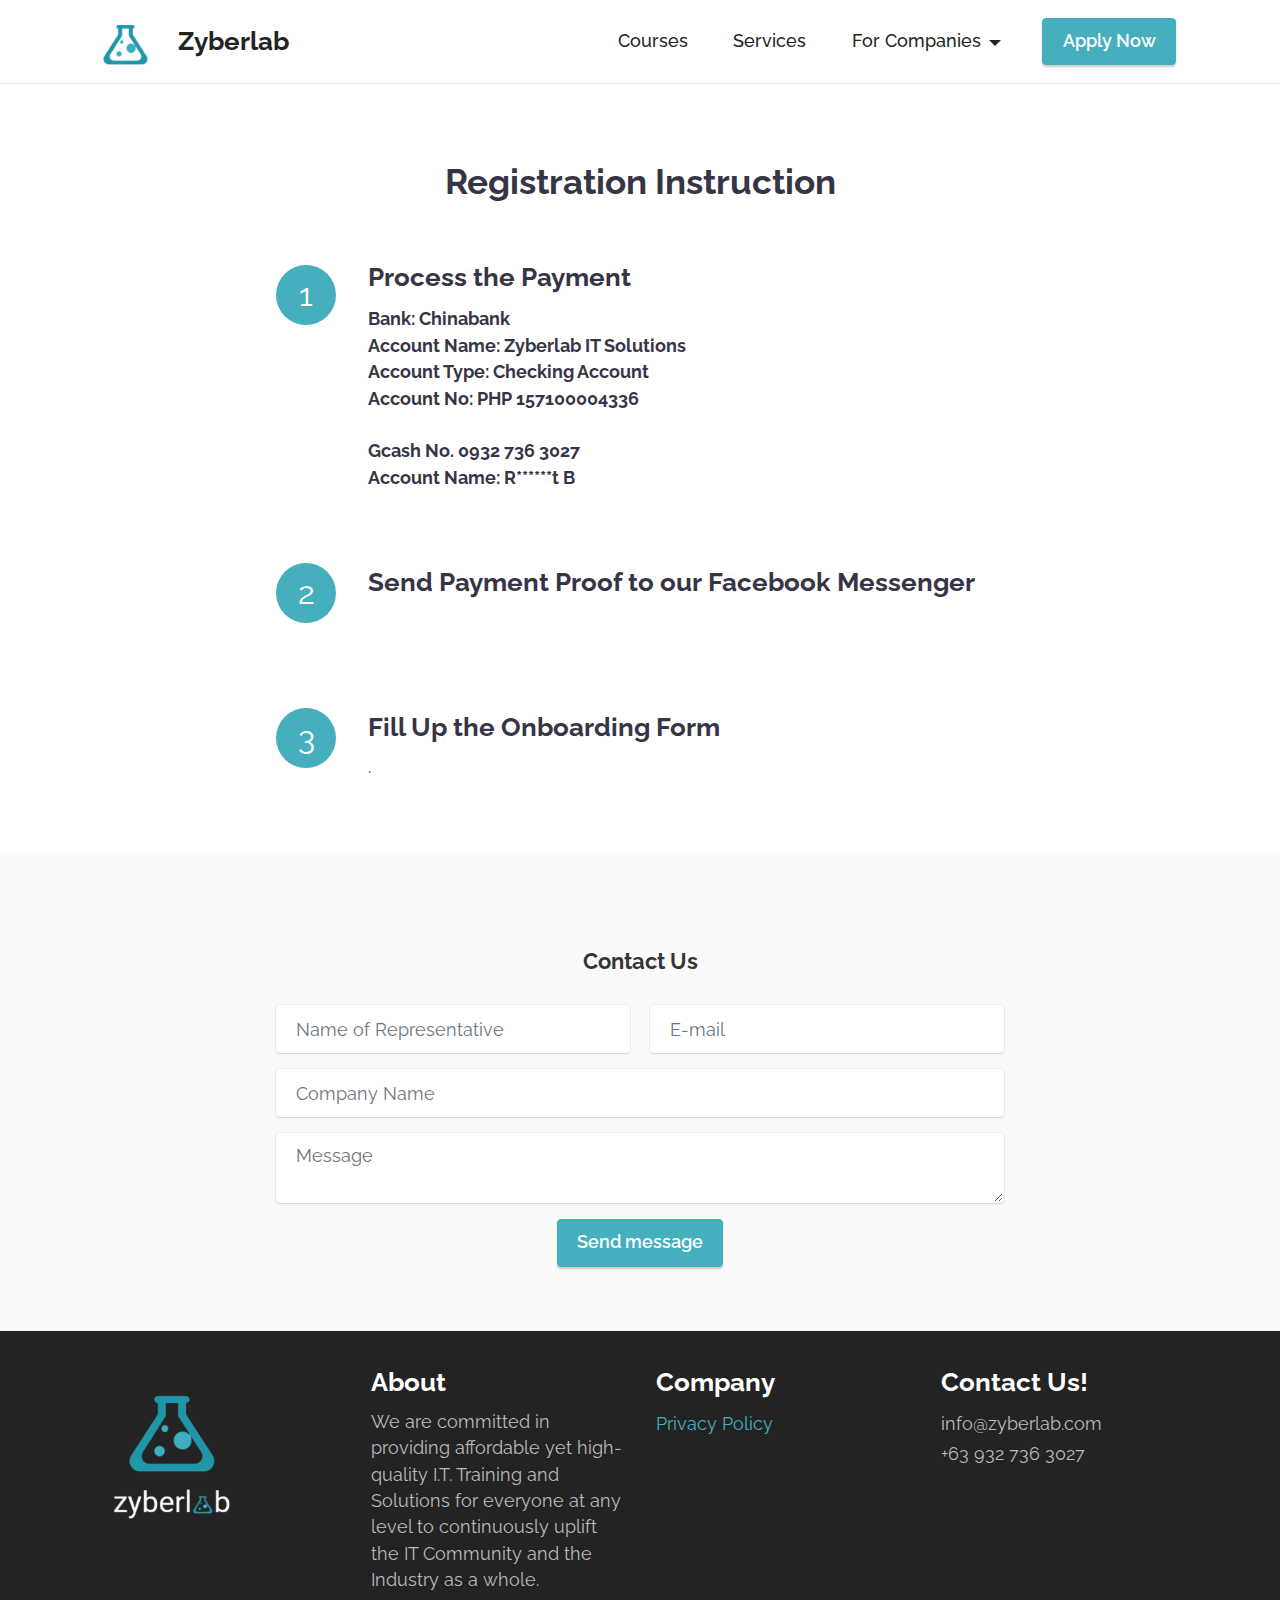
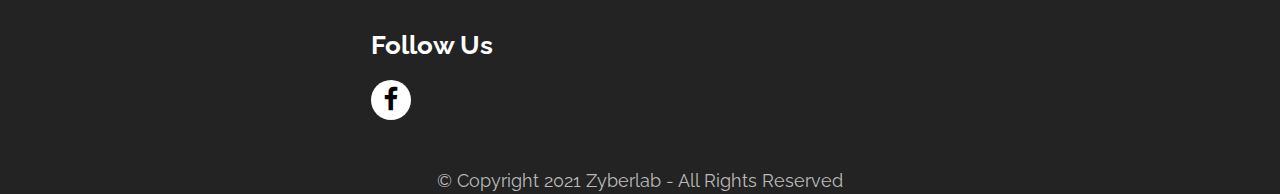
<file: enroll.html>
<!DOCTYPE html>
<html  >
<head>
  <!-- Site made with Mobirise Website Builder v5.7.8, https://mobirise.com -->
  <meta charset="UTF-8">
  <meta http-equiv="X-UA-Compatible" content="IE=edge">
  <meta name="generator" content="Mobirise v5.7.8, mobirise.com">
  <meta name="twitter:card" content="summary_large_image"/>
  <meta name="twitter:image:src" content="assets/images/enroll-meta.svg">
  <meta property="og:image" content="assets/images/enroll-meta.svg">
  <meta name="twitter:title" content="Zyberlab | Enroll Page">
  <meta name="viewport" content="width=device-width, initial-scale=1, minimum-scale=1">
  <link rel="shortcut icon" href="assets/images/icon.svg" type="image/x-icon">
  <meta name="description" content="Enroll now in Zyberlab and take the first step towards achieving your goals. Our enrollment process is quick and easy, and our dedicated team is here to assist you every step of the way. We offer flexible class schedules, financial aid options, and a variety of trainings to choose from. Don't wait any longer, start your journey today with us!">
  
  
  <title>Zyberlab | Enroll Page</title>
  <link rel="stylesheet" href="assets/web/assets/mobirise-icons2/mobirise2.css">
  <link rel="stylesheet" href="assets/bootstrap/css/bootstrap.min.css">
  <link rel="stylesheet" href="assets/bootstrap/css/bootstrap-grid.min.css">
  <link rel="stylesheet" href="assets/bootstrap/css/bootstrap-reboot.min.css">
  <link rel="stylesheet" href="assets/dropdown/css/style.css">
  <link rel="stylesheet" href="assets/socicon/css/styles.css">
  <link rel="stylesheet" href="assets/theme/css/style.css">
  <link rel="preload" href="https://fonts.googleapis.com/css?family=Raleway:100,200,300,400,500,600,700,800,900,100i,200i,300i,400i,500i,600i,700i,800i,900i&display=swap" as="style" onload="this.onload=null;this.rel='stylesheet'">
  <noscript><link rel="stylesheet" href="https://fonts.googleapis.com/css?family=Raleway:100,200,300,400,500,600,700,800,900,100i,200i,300i,400i,500i,600i,700i,800i,900i&display=swap"></noscript>
  <link rel="preload" as="style" href="assets/mobirise/css/mbr-additional.css"><link rel="stylesheet" href="assets/mobirise/css/mbr-additional.css" type="text/css">

  
  
  
</head>
<body>

<!-- Analytics -->
<style type="text/css"> 
#menu1-h > nav {
box-shadow: 0px 1px 8px -2px rgba(0,0,0,0.35);}
</style>

<!-- Remove Mobirise Footer -->
<script>
    window.addEventListener('load', function () {
    const sections = document.querySelectorAll('section')
    sections[sections.length-1].remove()
})
</script>
<!-- Messenger Chat Plugin Code -->
    <div id="fb-root"></div>
      <script>
        window.fbAsyncInit = function() {
          FB.init({
            xfbml            : true,
            version          : 'v10.0'
          });
        };

        (function(d, s, id) {
          var js, fjs = d.getElementsByTagName(s)[0];
          if (d.getElementById(id)) return;
          js = d.createElement(s); js.id = id;
          js.src = 'https://connect.facebook.net/en_US/sdk/xfbml.customerchat.js';
          fjs.parentNode.insertBefore(js, fjs);
        }(document, 'script', 'facebook-jssdk'));
      </script>

      <!-- Your Chat Plugin code -->
      <div class="fb-customerchat"
        attribution="biz_inbox"
        page_id="1620014168239043">
      </div>
<!-- /Analytics -->


  
  <section data-bs-version="5.1" class="menu cid-ttbQ0DN4yy" once="menu" id="menu1-12">
    
    <nav class="navbar navbar-dropdown navbar-fixed-top navbar-expand-lg">
        <div class="container">
            <div class="navbar-brand">
                <span class="navbar-logo">
                    <a href="index.html">
                        <img src="assets/images/icon.svg" alt="Mobirise Website Builder" style="height: 3.8rem;">
                    </a>
                </span>
                <span class="navbar-caption-wrap"><a class="navbar-caption text-black text-primary display-7" href="index.html">Zyberlab</a></span>
            </div>
            <button class="navbar-toggler" type="button" data-toggle="collapse" data-bs-toggle="collapse" data-target="#navbarSupportedContent" data-bs-target="#navbarSupportedContent" aria-controls="navbarNavAltMarkup" aria-expanded="false" aria-label="Toggle navigation">
                <div class="hamburger">
                    <span></span>
                    <span></span>
                    <span></span>
                    <span></span>
                </div>
            </button>
            <div class="collapse navbar-collapse" id="navbarSupportedContent">
                <ul class="navbar-nav nav-dropdown" data-app-modern-menu="true"><li class="nav-item"><a class="nav-link link text-black text-primary display-4" href="courses.html" aria-expanded="false">Courses</a></li><li class="nav-item"><a class="nav-link link text-black text-primary display-4" href="index.html#content4-2y">Services</a></li><li class="nav-item dropdown"><a class="nav-link link text-black dropdown-toggle display-4" href="https://mobirise.com" data-toggle="dropdown-submenu" data-bs-toggle="dropdown" data-bs-auto-close="outside" aria-expanded="false">For Companies</a><div class="dropdown-menu" aria-labelledby="dropdown-748"><a class="text-black dropdown-item text-primary display-4" href="hire-dev.html">Hire Developers and Designers&nbsp;</a><a class="text-black show dropdown-item text-primary display-4" href="corporate-training.html">Corporate Training&nbsp;<br></a><a class="text-black show dropdown-item text-primary display-4" href="sponsorships.html">Sponsorship</a></div></li></ul>
                
                <div class="navbar-buttons mbr-section-btn"><a class="btn btn-primary display-4" href="enroll.html">Apply Now</a></div>
            </div>
        </div>
    </nav>

</section>

<section data-bs-version="5.1" class="features19 cid-tvaCynFmUi" id="features20-5k">

    

    
    
    <div class="container">
        <div class="row justify-content-center">
            <div class="col-md-12 col-lg-9">
                <div class="card-wrapper pb-4">
                    <div class="card-box align-center">
                        <h4 class="card-title mbr-fonts-style mb-4 display-5">
                            <strong>Registration Instruction</strong></h4>
                        
                        
                    </div>
                </div>
            </div>
            <div class="col-12 col-md-8">
                <div class="item mbr-flex">
                    <div class="icon-box">
                        <span class="step-number mbr-fonts-style display-5">1</span>
                    </div>
                    <div class="text-box">
                        <h4 class="icon-title card-title mbr-black mbr-fonts-style display-7"><p><strong>Process the Payment</strong><br></p></h4>
                        <h5 class="icon-text mbr-black mbr-fonts-style display-4"><strong>Bank: Chinabank<br>Account Name: Zyberlab IT Solutions<br>Account Type: Checking Account<br>Account No: PHP 157100004336</strong><br><br><strong>Gcash No. 0932 736 3027
</strong><div><strong>Account Name: R******t B</strong></div></h5>
                    </div>
                </div>
                <div class="item mbr-flex">
                    <div class="icon-box">
                        <span class="step-number mbr-fonts-style display-5">2</span>
                    </div>
                    <div class="text-box">
                        <h4 class="icon-title card-title mbr-black mbr-fonts-style display-7"><strong>Send Payment Proof to our&nbsp;</strong><strong>Facebook Messenger</strong></h4>
                        <h5 class="icon-text mbr-black mbr-fonts-style display-4">&nbsp;</h5>
                    </div>
                </div>
                <div class="item mbr-flex last">
                    <div class="icon-box">
                        <span class="step-number mbr-fonts-style display-5">3</span>
                    </div>
                    <div class="text-box">
                        <h4 class="icon-title card-title mbr-black mbr-fonts-style display-7"><strong>Fill Up the Onboarding Form</strong></h4>
                        <h5 class="icon-text mbr-black mbr-fonts-style display-4">.</h5>
                    </div>
                </div>
                
                
                
                
                
                
                
            </div>
        </div>
    </div>
</section>

<section data-bs-version="5.1" class="form5 cid-tvatdPzx8Q" id="form5-5i">
    
    
    <div class="container">
        <div class="mbr-section-head">
            <h3 class="mbr-section-title mbr-fonts-style align-center mb-0 display-2">
                <strong>Contact Us</strong></h3>
            
        </div>
        <div class="row justify-content-center mt-4">
            <div class="col-lg-8 mx-auto mbr-form" data-form-type="formoid">
                <form action="https://mobirise.eu/" method="POST" class="mbr-form form-with-styler" data-form-title="Form Name"><input type="hidden" name="email" data-form-email="true" value="ZHDynLCfHY16dNGS/lAaYt+au1DJB92tU9SwDACzwqMsujIFcj3S8E/jxXO2ewBoxHDx8Xi00ZPrZAGQhP4zEKuVtKWjE+rV+1jbQ2KSN9+P4zimprjWjTwaBRAddFG1">
                    <div class="row">
                        <div hidden="hidden" data-form-alert="" class="alert alert-success col-12">Thanks for filling out the form!</div>
                        <div hidden="hidden" data-form-alert-danger="" class="alert alert-danger col-12">
                            Oops...! some problem!
                        </div>
                    </div>
                    <div class="dragArea row">
                        <div class="col-md col-sm-12 form-group mb-3" data-for="name">
                            <input type="text" name="name" placeholder="Name of Representative" data-form-field="name" class="form-control" value="" id="name-form5-5i">
                        </div>
                        <div class="col-md col-sm-12 form-group mb-3" data-for="email">
                            <input type="email" name="email" placeholder="E-mail" data-form-field="email" class="form-control" value="" id="email-form5-5i">
                        </div>
                        <div class="col-12 form-group mb-3" data-for="url">
                            <input type="url" name="url" placeholder="Company Name" data-form-field="url" class="form-control" value="" id="url-form5-5i">
                        </div>
                        <div class="col-12 form-group mb-3" data-for="textarea">
                            <textarea name="textarea" placeholder="Message" data-form-field="textarea" class="form-control" id="textarea-form5-5i"></textarea>
                        </div>
                        <div class="col-lg-12 col-md-12 col-sm-12 align-center mbr-section-btn">
                            <button type="submit" class="btn btn-primary display-4">Send message</button>
                        </div>
                    </div>
                </form>
            </div>
        </div>
    </div>
</section>

<section data-bs-version="5.1" class="footer4 cid-tvgQXy4Cvg" once="footers" id="footer4-5r">

    

    
    
    <div class="container">
        <div class="row mbr-white">
            <div class="col-6 col-lg-3">
                <div class="media-wrap col-md-8 col-12">
                    <a href="index.html">
                        <img src="assets/images/icon-w-name-2.svg" alt="Mobirise Website Builder">
                    </a>
                </div>
            </div>
            <div class="col-12 col-md-6 col-lg-3">
                <h5 class="mbr-section-subtitle mbr-fonts-style mb-2 display-7">
                    <strong>About</strong>
                </h5>
                <p class="mbr-text mbr-fonts-style mb-4 display-4">
                    We are committed in providing affordable yet high-quality I.T. Training and Solutions for everyone at any level to continuously uplift the IT Community and the Industry as a whole.</p>
                <h5 class="mbr-section-subtitle mbr-fonts-style mb-3 display-7">
                    <strong>Follow Us</strong>
                </h5>
                <div class="social-row display-7">
                    <div class="soc-item">
                        <a href="https://www.facebook.com/ZyberLab.IT" target="_blank">
                            <span class="mbr-iconfont socicon-facebook socicon" style="font-size: 24px;"></span>
                        </a>
                    </div>
                    
                    
                    
                </div>
            </div>
            <div class="col-12 col-md-6 col-lg-3">
                <h5 class="mbr-section-subtitle mbr-fonts-style mb-2 display-7"><strong>Company</strong></h5>
                <ul class="list mbr-fonts-style display-4">
                    <li class="mbr-text item-wrap"><a href="https://drive.google.com/file/d/1P8H-BgM1ZGtNY3NaCrtfuPEuWFRWll0s/view?usp=share_link" class="text-primary" target="_blank">Privacy Policy</a></li><a href="https://drive.google.com/file/d/1P8H-BgM1ZGtNY3NaCrtfuPEuWFRWll0s/view?usp=share_link" class="text-primary">
                    </a><li class="mbr-text item-wrap">&nbsp; &nbsp; &nbsp; &nbsp; &nbsp; &nbsp;</li>
                </ul>
            </div>
            <div class="col-12 col-md-6 col-lg-3">
                <h5 class="mbr-section-subtitle mbr-fonts-style mb-2 display-7">
                    <strong>Contact Us!</strong></h5>
                <ul class="list mbr-fonts-style display-4">
                    <li class="mbr-text item-wrap">info@zyberlab.com
</li><li class="mbr-text item-wrap">+63 932 736 3027</li>
                </ul>
            </div>
            <div class="col-12 mt-4">
                <p class="mbr-text mb-0 mbr-fonts-style copyright align-center display-4">
                    © Copyright 2021 Zyberlab - All Rights Reserved
                </p>
            </div>
        </div>
    </div>
</section><section class="display-7" style="padding: 0;align-items: center;justify-content: center;flex-wrap: wrap;    align-content: center;display: flex;position: relative;height: 4rem;"><a href="https://mobiri.se/2930039" style="flex: 1 1;height: 4rem;position: absolute;width: 100%;z-index: 1;"><img alt="" style="height: 4rem;" src="[data-uri]"></a><p style="margin: 0;text-align: center;" class="display-7">Built with &#8204;</p><a style="z-index:1" href="https://mobirise.com/builder/landing-page-builder.html">Landing Page Builder</a></section><script src="assets/bootstrap/js/bootstrap.bundle.min.js"></script>  <script src="assets/smoothscroll/smooth-scroll.js"></script>  <script src="assets/ytplayer/index.js"></script>  <script src="assets/dropdown/js/navbar-dropdown.js"></script>  <script src="assets/theme/js/script.js"></script>  <script src="assets/formoid/formoid.min.js"></script>  
  
  
</body>
</html>
</file>
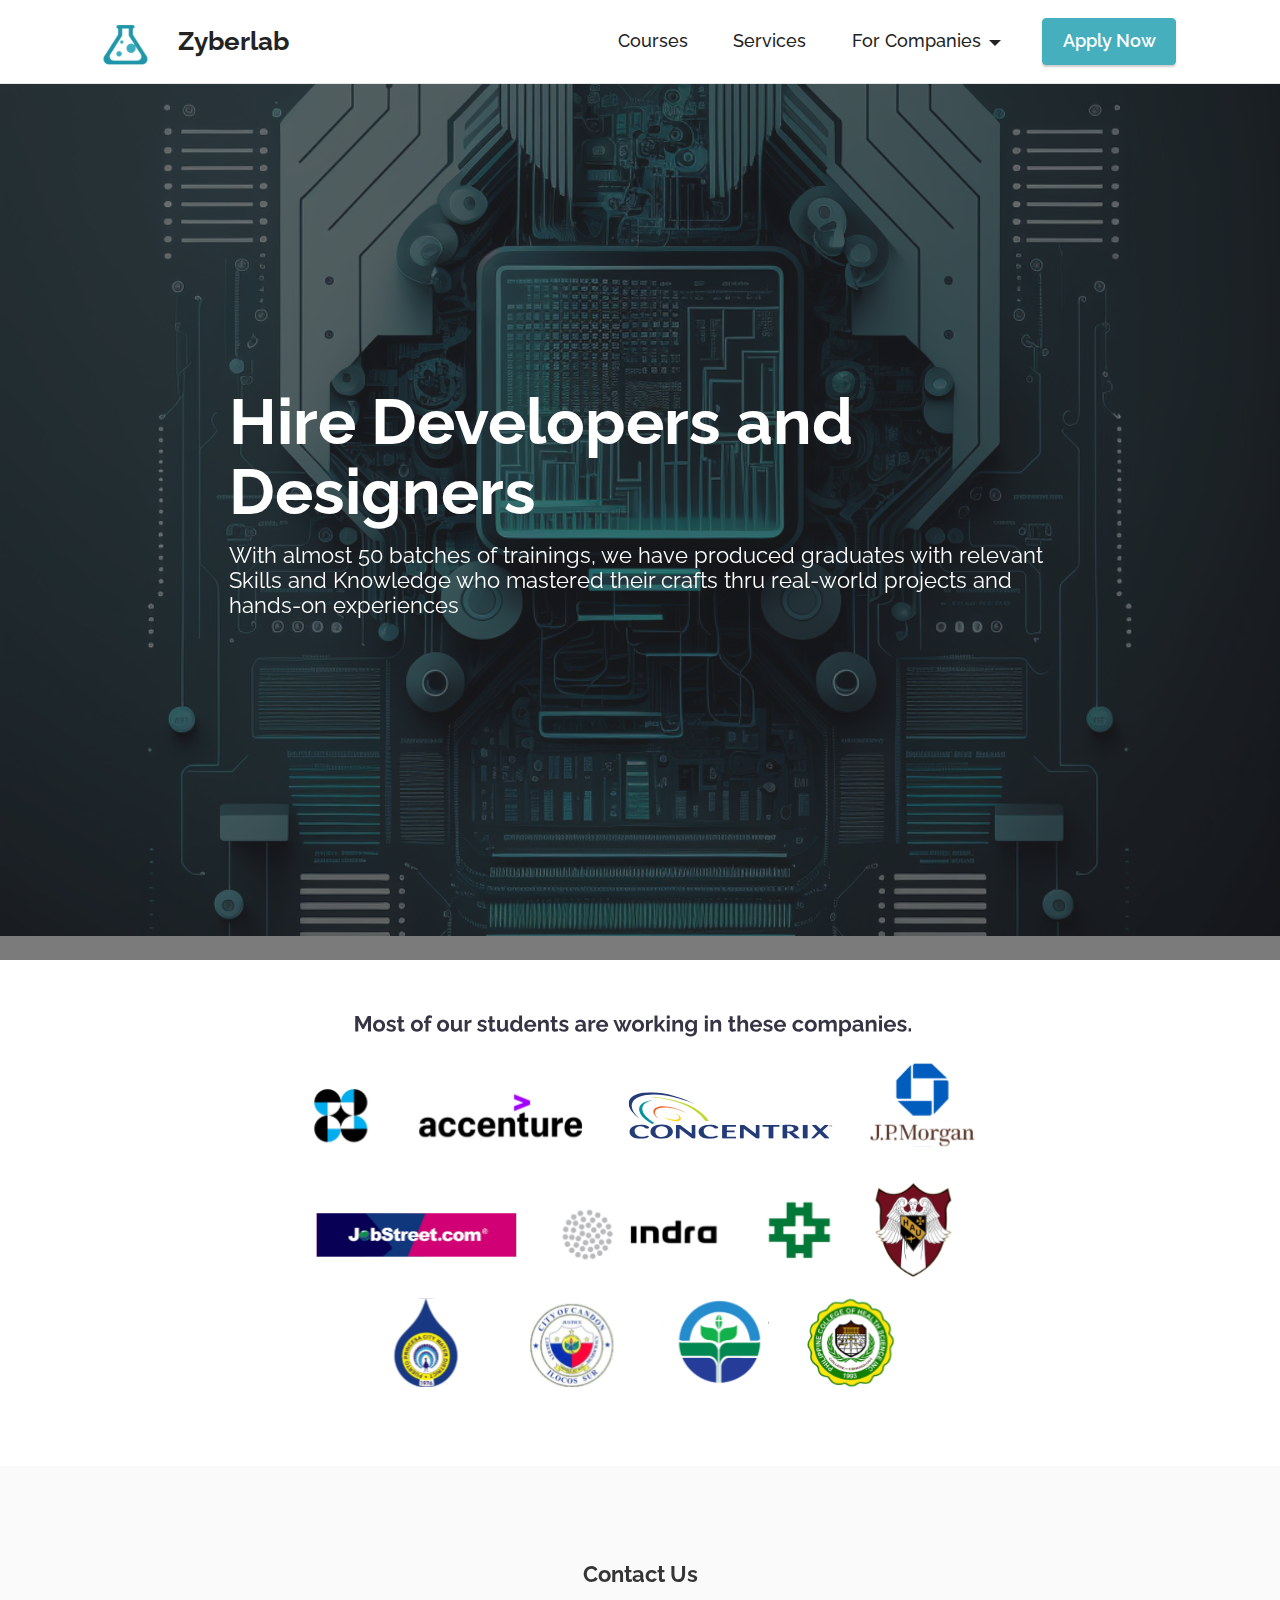
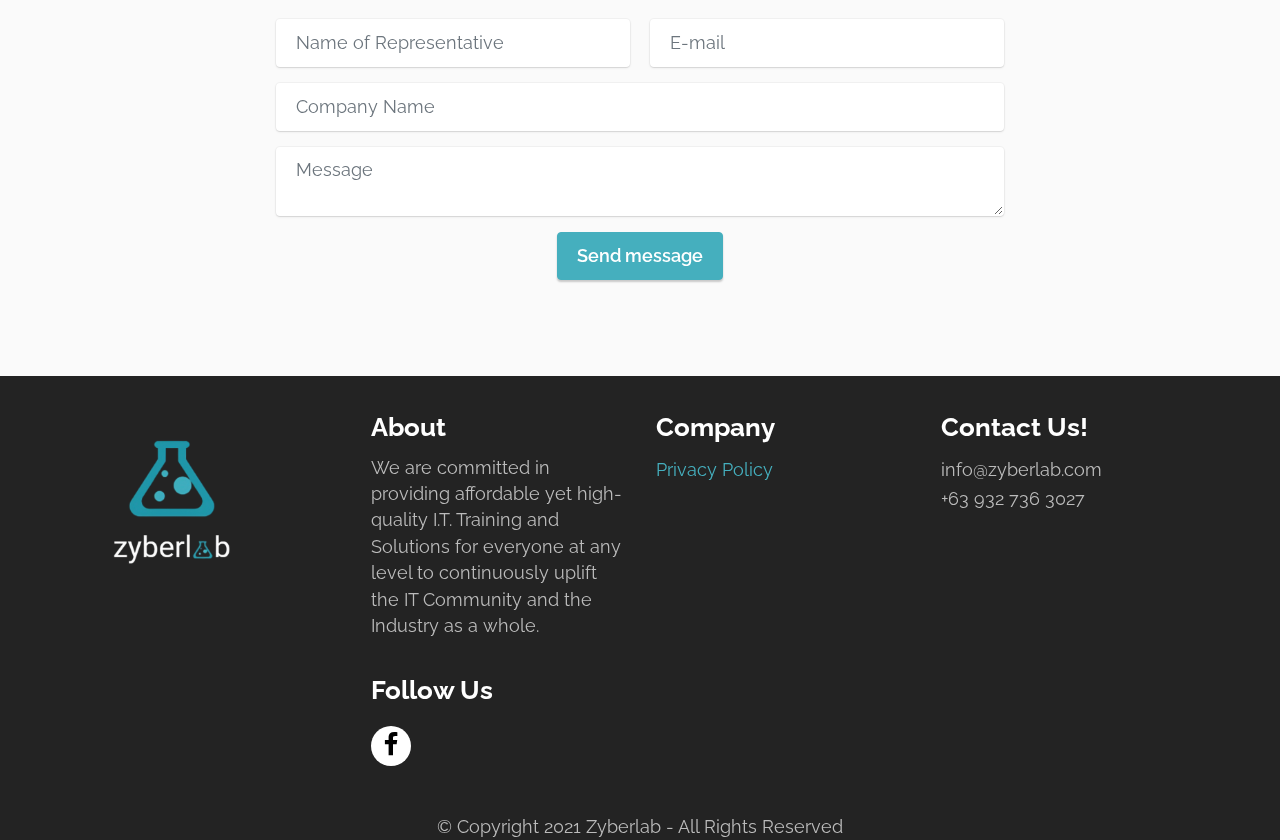
<file: hire-dev.html>
<!DOCTYPE html>
<html  >
<head>
  <!-- Site made with Mobirise Website Builder v5.7.8, https://mobirise.com -->
  <meta charset="UTF-8">
  <meta http-equiv="X-UA-Compatible" content="IE=edge">
  <meta name="generator" content="Mobirise v5.7.8, mobirise.com">
  <meta name="twitter:card" content="summary_large_image"/>
  <meta name="twitter:image:src" content="assets/images/hire-dev-meta.svg">
  <meta property="og:image" content="assets/images/hire-dev-meta.svg">
  <meta name="twitter:title" content="Zyberlab | Hire Developers and Designers">
  <meta name="viewport" content="width=device-width, initial-scale=1, minimum-scale=1">
  <link rel="shortcut icon" href="assets/images/icon.svg" type="image/x-icon">
  <meta name="description" content="Affordable expertise for in-demand IT skills! Don't break the bank to get the skills you need. Our simplified and affordable IT training and Services for in-demand skills is here to help.">
  
  
  <title>Zyberlab | Hire Developers and Designers</title>
  <link rel="stylesheet" href="assets/bootstrap/css/bootstrap.min.css">
  <link rel="stylesheet" href="assets/bootstrap/css/bootstrap-grid.min.css">
  <link rel="stylesheet" href="assets/bootstrap/css/bootstrap-reboot.min.css">
  <link rel="stylesheet" href="assets/parallax/jarallax.css">
  <link rel="stylesheet" href="assets/dropdown/css/style.css">
  <link rel="stylesheet" href="assets/socicon/css/styles.css">
  <link rel="stylesheet" href="assets/theme/css/style.css">
  <link rel="preload" href="https://fonts.googleapis.com/css?family=Raleway:100,200,300,400,500,600,700,800,900,100i,200i,300i,400i,500i,600i,700i,800i,900i&display=swap" as="style" onload="this.onload=null;this.rel='stylesheet'">
  <noscript><link rel="stylesheet" href="https://fonts.googleapis.com/css?family=Raleway:100,200,300,400,500,600,700,800,900,100i,200i,300i,400i,500i,600i,700i,800i,900i&display=swap"></noscript>
  <link rel="preload" as="style" href="assets/mobirise/css/mbr-additional.css"><link rel="stylesheet" href="assets/mobirise/css/mbr-additional.css" type="text/css">

  
  
  
</head>
<body>

<!-- Analytics -->
<style type="text/css"> 
#menu1-h > nav {
box-shadow: 0px 1px 8px -2px rgba(0,0,0,0.35);}
</style>

<!-- Remove Mobirise Footer -->
<script>
    window.addEventListener('load', function () {
    const sections = document.querySelectorAll('section')
    sections[sections.length-1].remove()
})
</script>
<!-- Messenger Chat Plugin Code -->
    <div id="fb-root"></div>
      <script>
        window.fbAsyncInit = function() {
          FB.init({
            xfbml            : true,
            version          : 'v10.0'
          });
        };

        (function(d, s, id) {
          var js, fjs = d.getElementsByTagName(s)[0];
          if (d.getElementById(id)) return;
          js = d.createElement(s); js.id = id;
          js.src = 'https://connect.facebook.net/en_US/sdk/xfbml.customerchat.js';
          fjs.parentNode.insertBefore(js, fjs);
        }(document, 'script', 'facebook-jssdk'));
      </script>

      <!-- Your Chat Plugin code -->
      <div class="fb-customerchat"
        attribution="biz_inbox"
        page_id="1620014168239043">
      </div>
<!-- /Analytics -->


  
  <section data-bs-version="5.1" class="menu cid-tvafXp6Oyu" once="menu" id="menu1-4v">
    
    <nav class="navbar navbar-dropdown navbar-fixed-top navbar-expand-lg">
        <div class="container">
            <div class="navbar-brand">
                <span class="navbar-logo">
                    <a href="index.html">
                        <img src="assets/images/icon.svg" alt="Mobirise Website Builder" style="height: 3.8rem;">
                    </a>
                </span>
                <span class="navbar-caption-wrap"><a class="navbar-caption text-black text-primary display-7" href="index.html">Zyberlab</a></span>
            </div>
            <button class="navbar-toggler" type="button" data-toggle="collapse" data-bs-toggle="collapse" data-target="#navbarSupportedContent" data-bs-target="#navbarSupportedContent" aria-controls="navbarNavAltMarkup" aria-expanded="false" aria-label="Toggle navigation">
                <div class="hamburger">
                    <span></span>
                    <span></span>
                    <span></span>
                    <span></span>
                </div>
            </button>
            <div class="collapse navbar-collapse" id="navbarSupportedContent">
                <ul class="navbar-nav nav-dropdown" data-app-modern-menu="true"><li class="nav-item"><a class="nav-link link text-black text-primary display-4" href="courses.html" aria-expanded="false">Courses</a></li><li class="nav-item"><a class="nav-link link text-black text-primary display-4" href="index.html#content4-2y">Services</a></li><li class="nav-item dropdown"><a class="nav-link link text-black dropdown-toggle display-4" href="https://mobirise.com" data-toggle="dropdown-submenu" data-bs-toggle="dropdown" data-bs-auto-close="outside" aria-expanded="false">For Companies</a><div class="dropdown-menu" aria-labelledby="dropdown-748"><a class="text-black dropdown-item text-primary display-4" href="hire-dev.html">Hire Developers and Designers&nbsp;</a><a class="text-black show dropdown-item text-primary display-4" href="corporate-training.html">Corporate Training&nbsp;<br></a><a class="text-black show dropdown-item text-primary display-4" href="sponsorships.html">Sponsorship</a></div></li></ul>
                
                <div class="navbar-buttons mbr-section-btn"><a class="btn btn-primary display-4" href="enroll.html">Apply Now</a></div>
            </div>
        </div>
    </nav>

</section>

<section data-bs-version="5.1" class="header2 cid-tvafX7zv49 mbr-fullscreen mbr-parallax-background" id="header2-4b">

    

    
    <div class="mbr-overlay" style="opacity: 0.6; background-color: rgb(35, 35, 35);"></div>

    <div class="container">
        <div class="row justify-content-center">
            <div class="col-12 col-lg-9">
                <h1 class="mbr-section-title mbr-fonts-style mb-3 display-1"><strong>Hire Developers&nbsp;</strong><strong>and Designers</strong></h1>
                
                <p class="mbr-text mbr-fonts-style display-2">With almost 50 batches of trainings, we have produced graduates with relevant Skills and Knowledge who mastered their crafts thru real-world projects and hands-on experiences</p>
                
            </div>
        </div>
    </div>
</section>

<section data-bs-version="5.1" class="image3 cid-tvafXkRpFx" id="image3-4q">
    

    
    

    <div class="container-fluid">
        <div class="row justify-content-center">
            <div class="col-12 col-lg-8">
                <div class="image-wrapper">
                    <img src="assets/images/clients2-2.svg" alt="Mobirise Website Builder">
                    
                </div>
            </div>
        </div>
    </div>
</section>

<section data-bs-version="5.1" class="form5 cid-tvafXmuEMY" id="form5-4s">
    
    
    <div class="container">
        <div class="mbr-section-head">
            <h3 class="mbr-section-title mbr-fonts-style align-center mb-0 display-2">
                <strong>Contact Us</strong></h3>
            
        </div>
        <div class="row justify-content-center mt-4">
            <div class="col-lg-8 mx-auto mbr-form" data-form-type="formoid">
                <form action="https://mobirise.eu/" method="POST" class="mbr-form form-with-styler" data-form-title="Form Name"><input type="hidden" name="email" data-form-email="true" value="WiNTpEnd/Xzf/IwPu2BoVOAlXEJK8no2OeGEQPNQ+obBrcF/RjFYVSIZsmWVd13vZr9WzcvT/Z4Z6SPlRCRM9l4GQTKiq42wdMJiMOR0cRCTNcLGm5tyOdbpHsNVBo64">
                    <div class="row">
                        <div hidden="hidden" data-form-alert="" class="alert alert-success col-12">Thank you for your message!
Our representative will get back to you soon.</div>
                        <div hidden="hidden" data-form-alert-danger="" class="alert alert-danger col-12">
                            Oops...! some problem!
                        </div>
                    </div>
                    <div class="dragArea row">
                        <div class="col-md col-sm-12 form-group mb-3" data-for="name">
                            <input type="text" name="name" placeholder="Name of Representative" data-form-field="name" class="form-control" value="" id="name-form5-4s">
                        </div>
                        <div class="col-md col-sm-12 form-group mb-3" data-for="email">
                            <input type="email" name="email" placeholder="E-mail" data-form-field="email" class="form-control" value="" id="email-form5-4s">
                        </div>
                        <div class="col-12 form-group mb-3" data-for="url">
                            <input type="url" name="url" placeholder="Company Name" data-form-field="url" class="form-control" value="" id="url-form5-4s">
                        </div>
                        <div class="col-12 form-group mb-3" data-for="textarea">
                            <textarea name="textarea" placeholder="Message" data-form-field="textarea" class="form-control" id="textarea-form5-4s"></textarea>
                        </div>
                        <div class="col-lg-12 col-md-12 col-sm-12 align-center mbr-section-btn"><button type="submit" class="btn btn-primary display-4">Send message</button></div>
                    </div>
                </form>
            </div>
        </div>
    </div>
</section>

<section data-bs-version="5.1" class="footer4 cid-tvgQXy4Cvg" once="footers" id="footer4-5r">

    

    
    
    <div class="container">
        <div class="row mbr-white">
            <div class="col-6 col-lg-3">
                <div class="media-wrap col-md-8 col-12">
                    <a href="index.html">
                        <img src="assets/images/icon-w-name-2.svg" alt="Mobirise Website Builder">
                    </a>
                </div>
            </div>
            <div class="col-12 col-md-6 col-lg-3">
                <h5 class="mbr-section-subtitle mbr-fonts-style mb-2 display-7">
                    <strong>About</strong>
                </h5>
                <p class="mbr-text mbr-fonts-style mb-4 display-4">
                    We are committed in providing affordable yet high-quality I.T. Training and Solutions for everyone at any level to continuously uplift the IT Community and the Industry as a whole.</p>
                <h5 class="mbr-section-subtitle mbr-fonts-style mb-3 display-7">
                    <strong>Follow Us</strong>
                </h5>
                <div class="social-row display-7">
                    <div class="soc-item">
                        <a href="https://www.facebook.com/ZyberLab.IT" target="_blank">
                            <span class="mbr-iconfont socicon-facebook socicon" style="font-size: 24px;"></span>
                        </a>
                    </div>
                    
                    
                    
                </div>
            </div>
            <div class="col-12 col-md-6 col-lg-3">
                <h5 class="mbr-section-subtitle mbr-fonts-style mb-2 display-7"><strong>Company</strong></h5>
                <ul class="list mbr-fonts-style display-4">
                    <li class="mbr-text item-wrap"><a href="https://drive.google.com/file/d/1P8H-BgM1ZGtNY3NaCrtfuPEuWFRWll0s/view?usp=share_link" class="text-primary" target="_blank">Privacy Policy</a></li><a href="https://drive.google.com/file/d/1P8H-BgM1ZGtNY3NaCrtfuPEuWFRWll0s/view?usp=share_link" class="text-primary">
                    </a><li class="mbr-text item-wrap">&nbsp; &nbsp; &nbsp; &nbsp; &nbsp; &nbsp;</li>
                </ul>
            </div>
            <div class="col-12 col-md-6 col-lg-3">
                <h5 class="mbr-section-subtitle mbr-fonts-style mb-2 display-7">
                    <strong>Contact Us!</strong></h5>
                <ul class="list mbr-fonts-style display-4">
                    <li class="mbr-text item-wrap">info@zyberlab.com
</li><li class="mbr-text item-wrap">+63 932 736 3027</li>
                </ul>
            </div>
            <div class="col-12 mt-4">
                <p class="mbr-text mb-0 mbr-fonts-style copyright align-center display-4">
                    © Copyright 2021 Zyberlab - All Rights Reserved
                </p>
            </div>
        </div>
    </div>
</section><section class="display-7" style="padding: 0;align-items: center;justify-content: center;flex-wrap: wrap;    align-content: center;display: flex;position: relative;height: 4rem;"><a href="https://mobiri.se/2930039" style="flex: 1 1;height: 4rem;position: absolute;width: 100%;z-index: 1;"><img alt="" style="height: 4rem;" src="[data-uri]"></a><p style="margin: 0;text-align: center;" class="display-7">Made with &#8204;</p><a style="z-index:1" href="https://mobirise.com/html-editor.html">HTML Editor</a></section><script src="assets/bootstrap/js/bootstrap.bundle.min.js"></script>  <script src="assets/parallax/jarallax.js"></script>  <script src="assets/smoothscroll/smooth-scroll.js"></script>  <script src="assets/ytplayer/index.js"></script>  <script src="assets/dropdown/js/navbar-dropdown.js"></script>  <script src="assets/theme/js/script.js"></script>  <script src="assets/formoid/formoid.min.js"></script>  
  
  
</body>
</html>
</file>
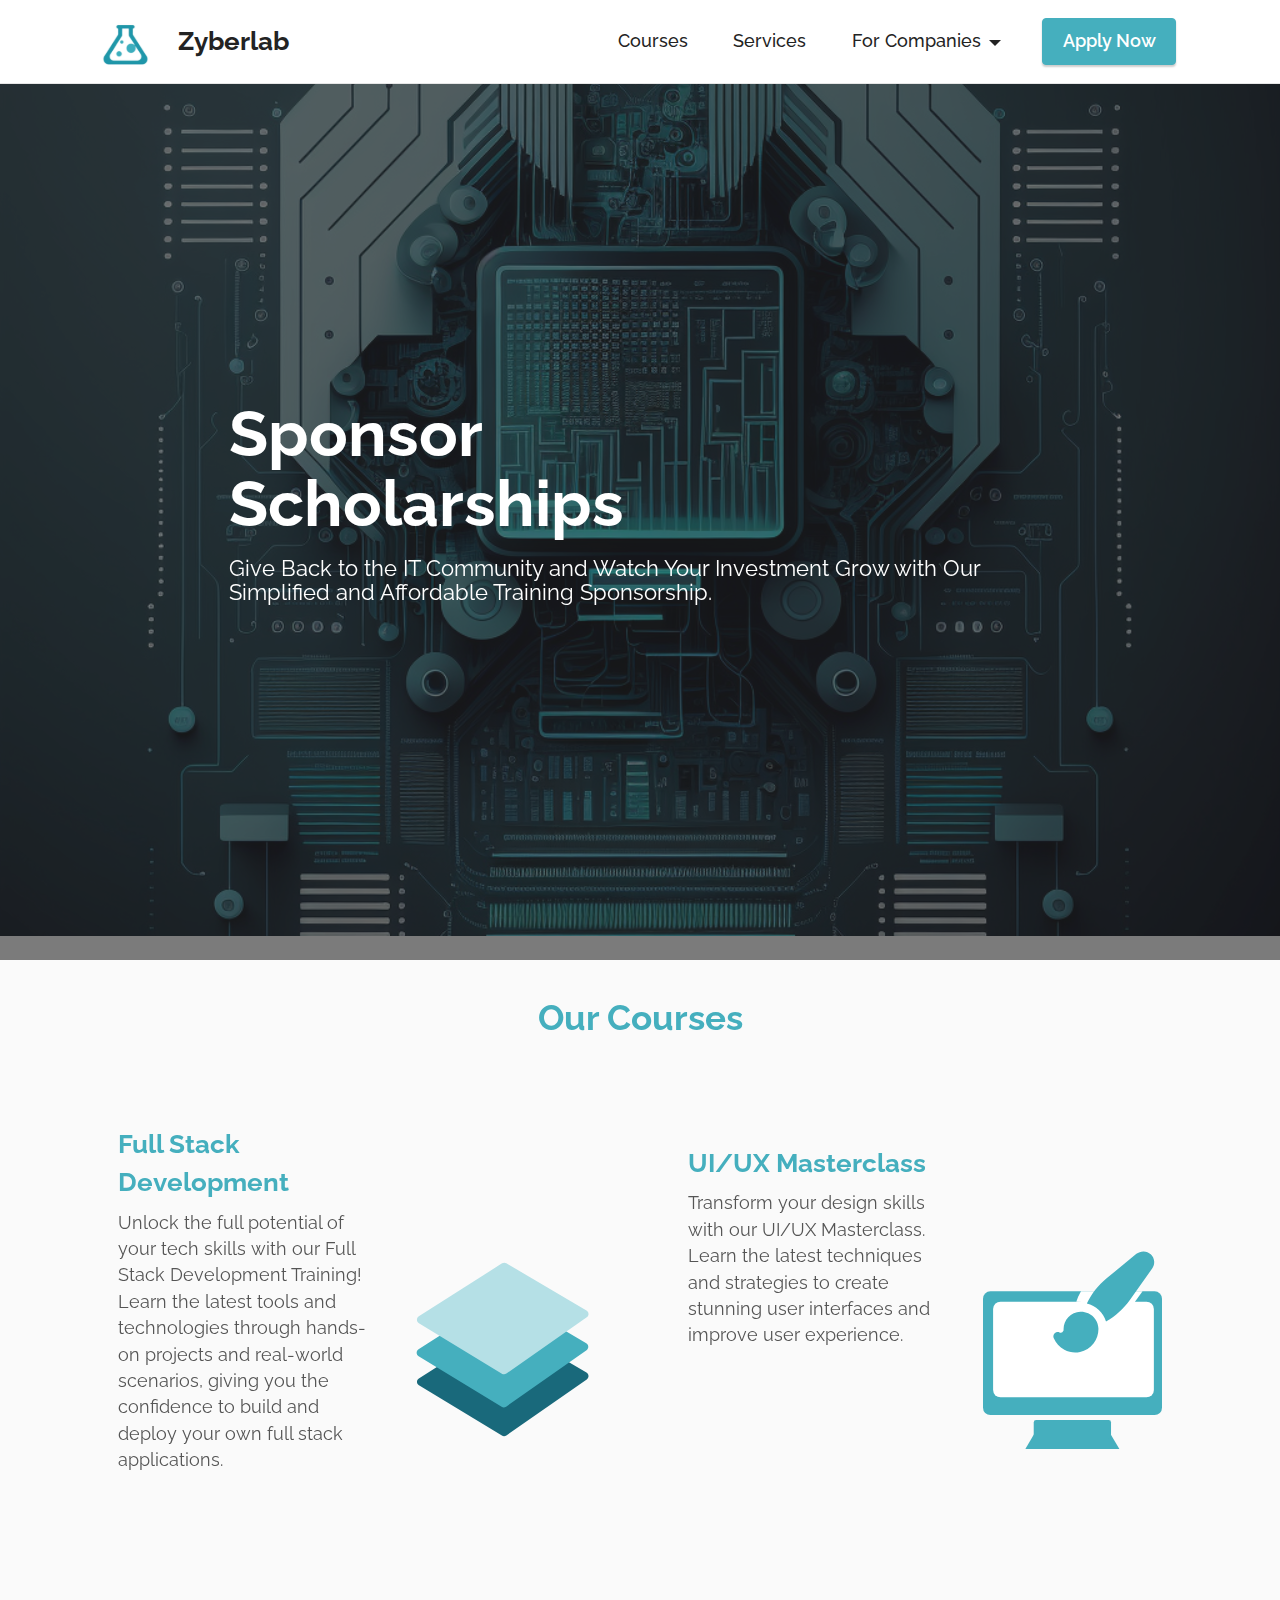
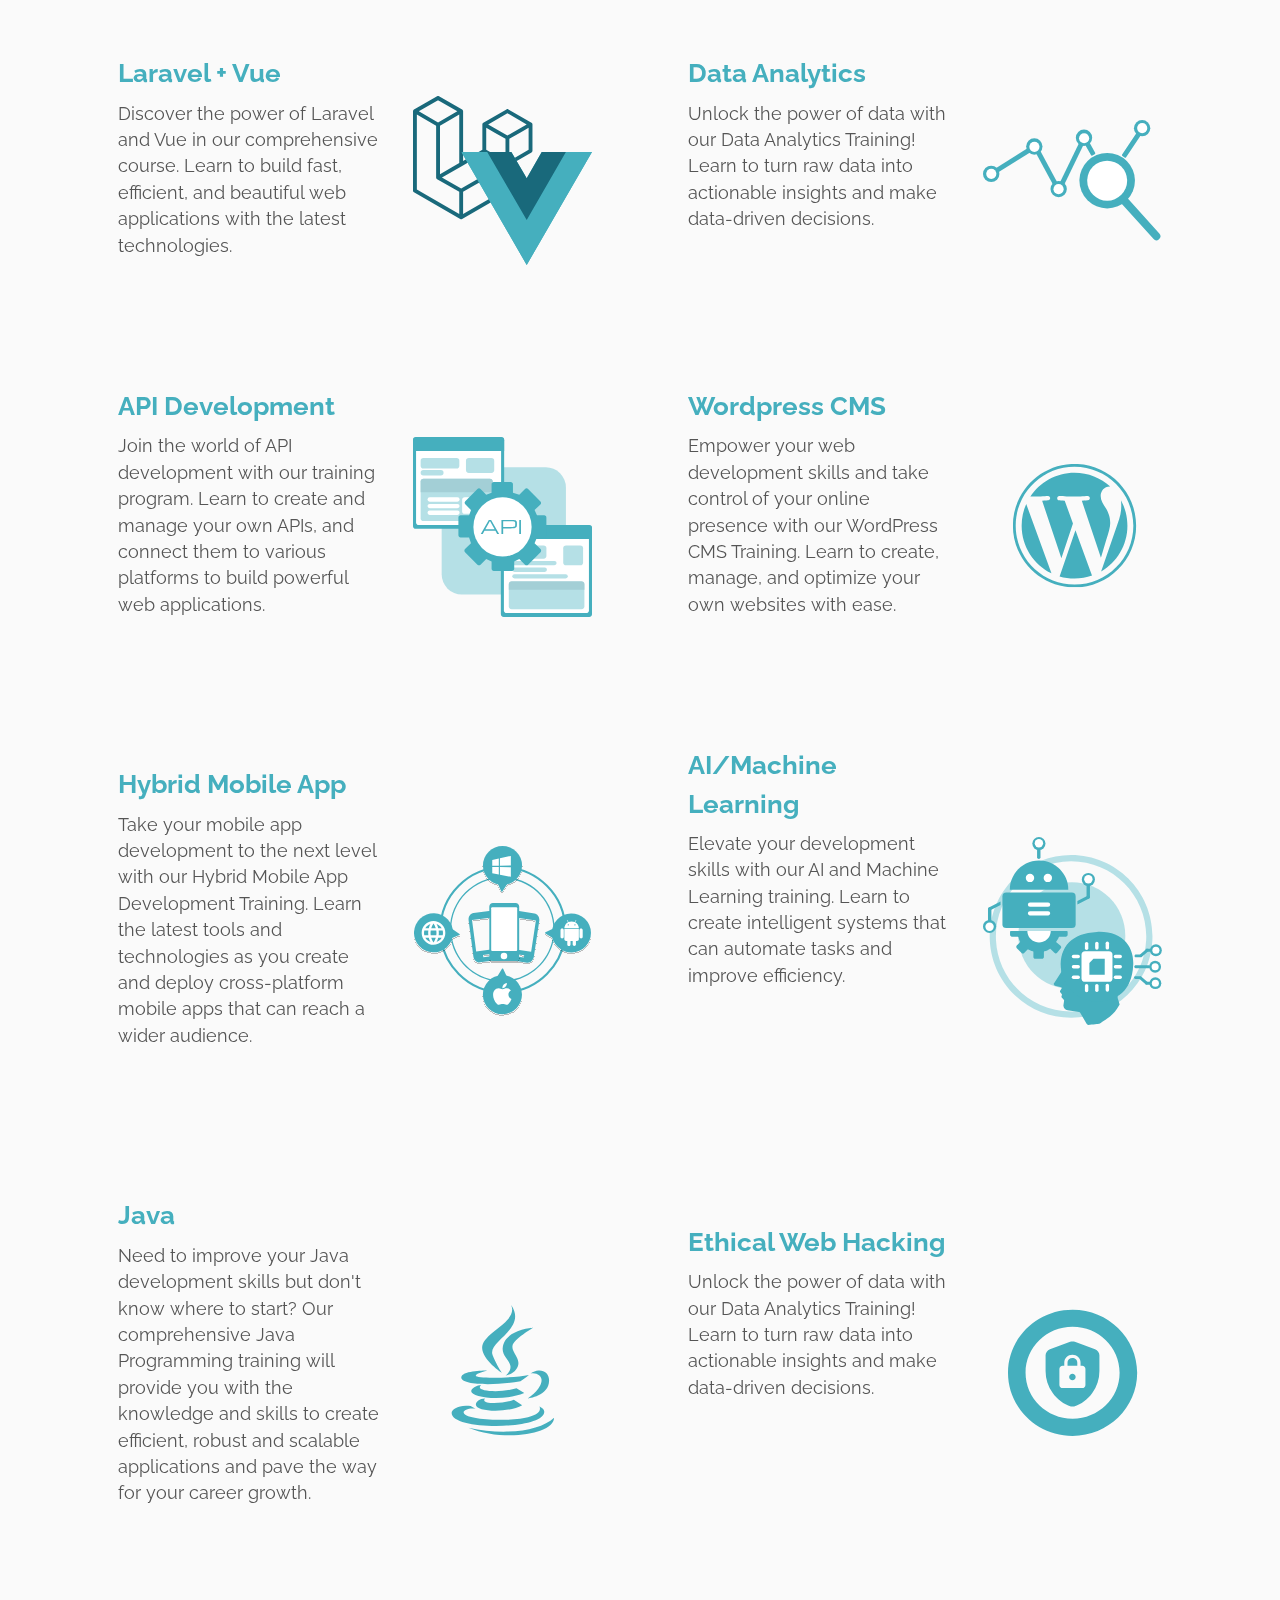
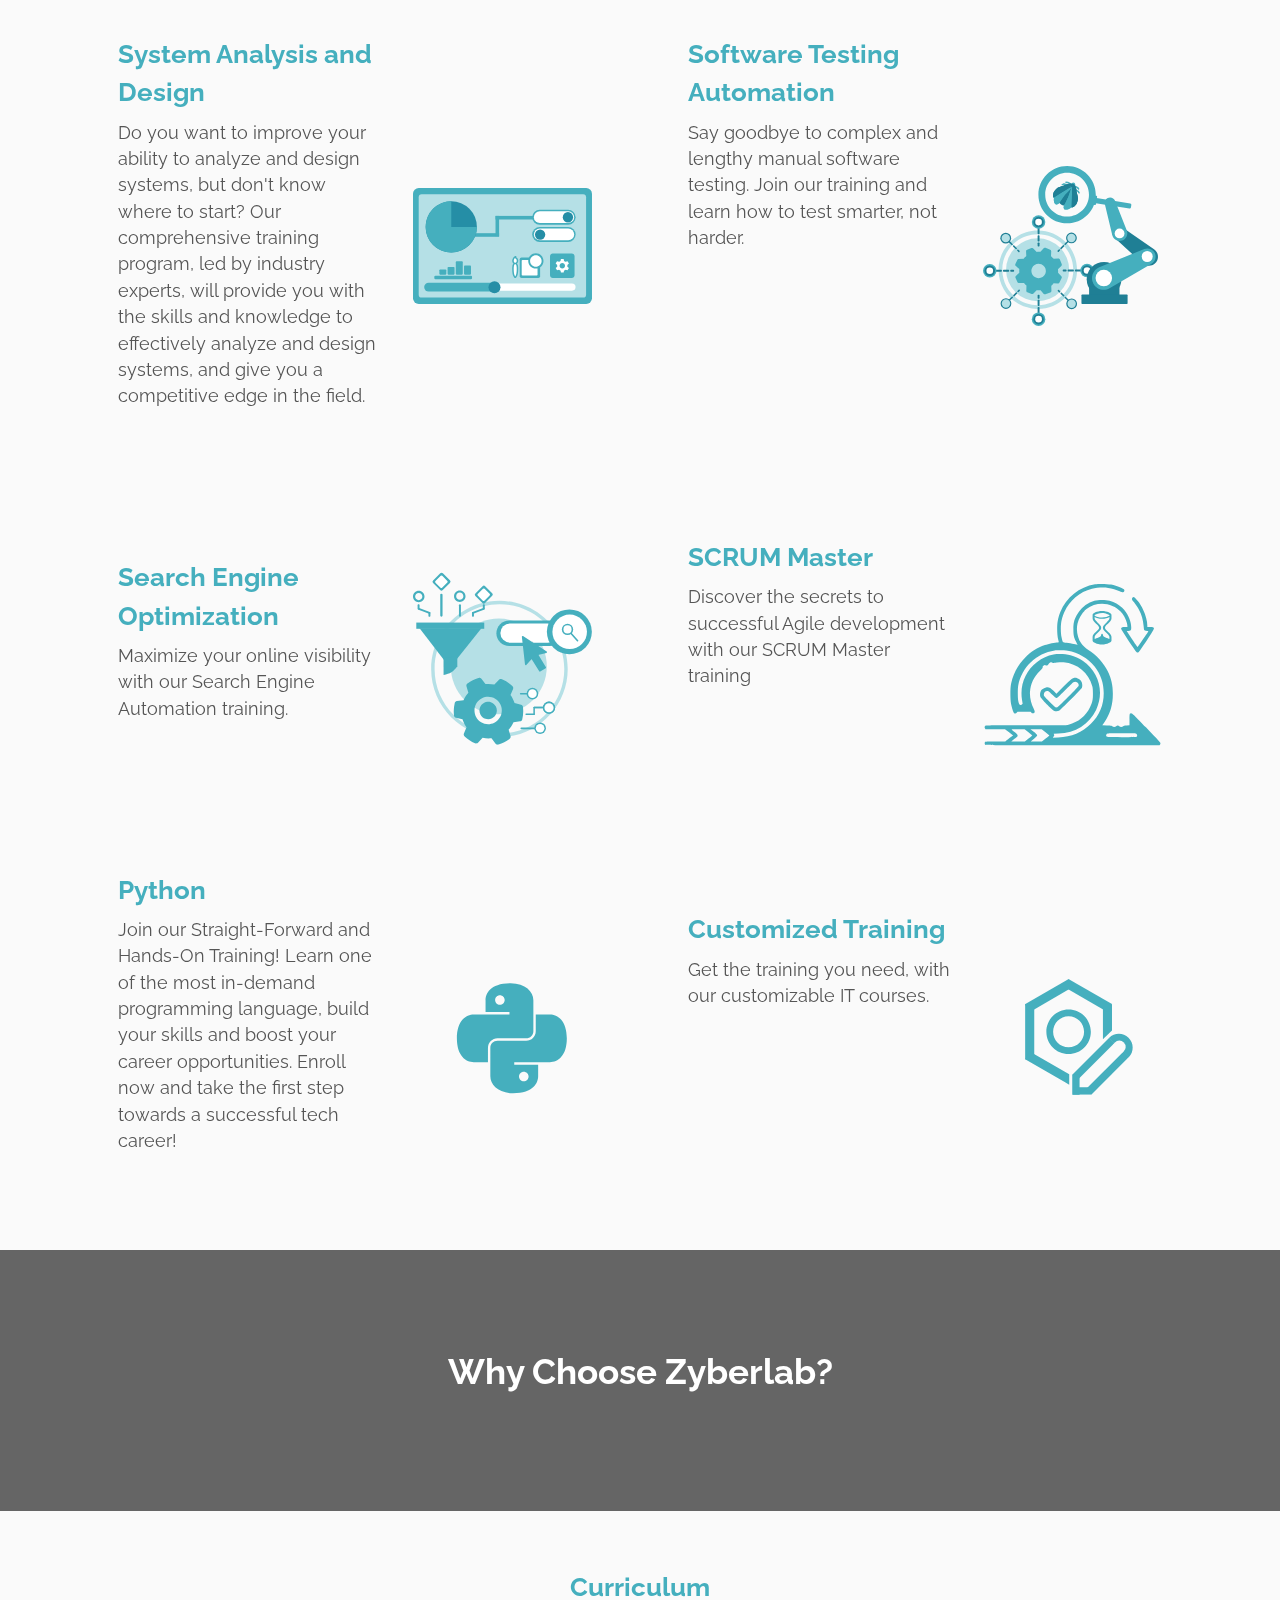
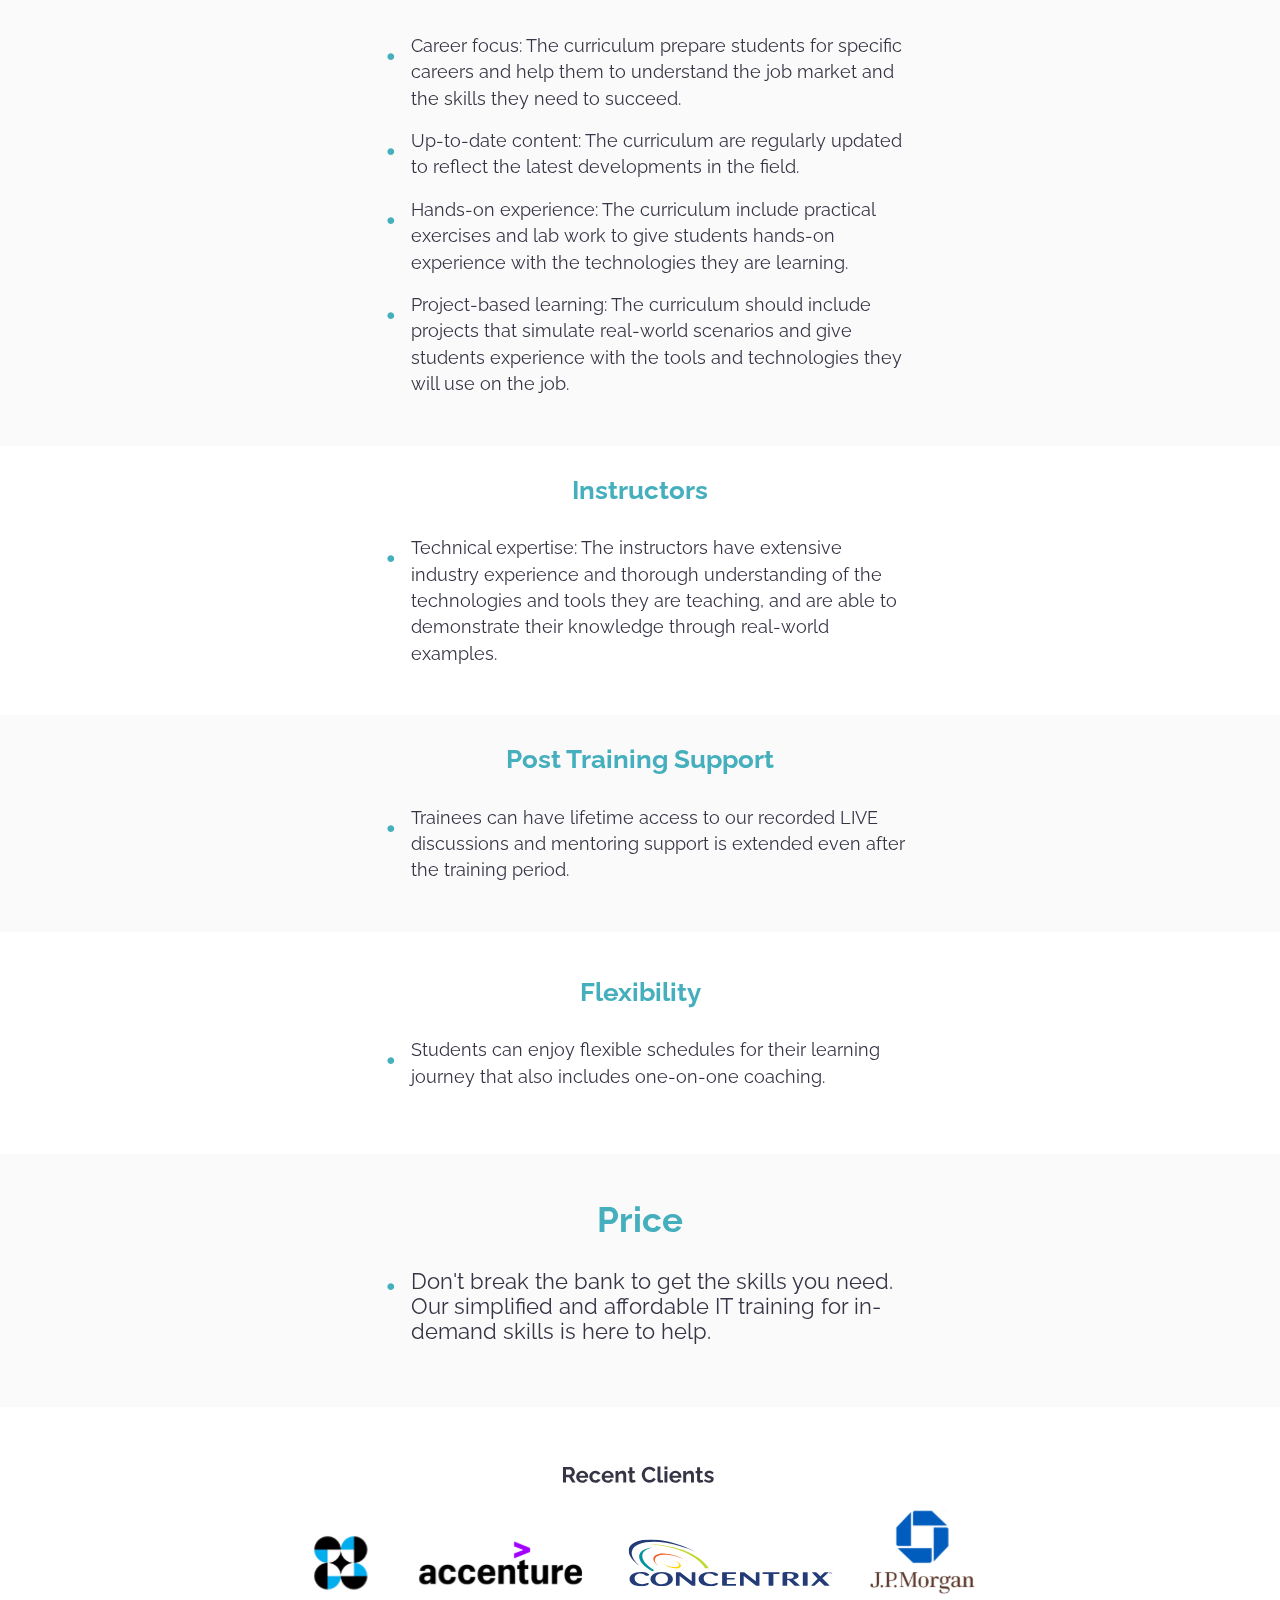
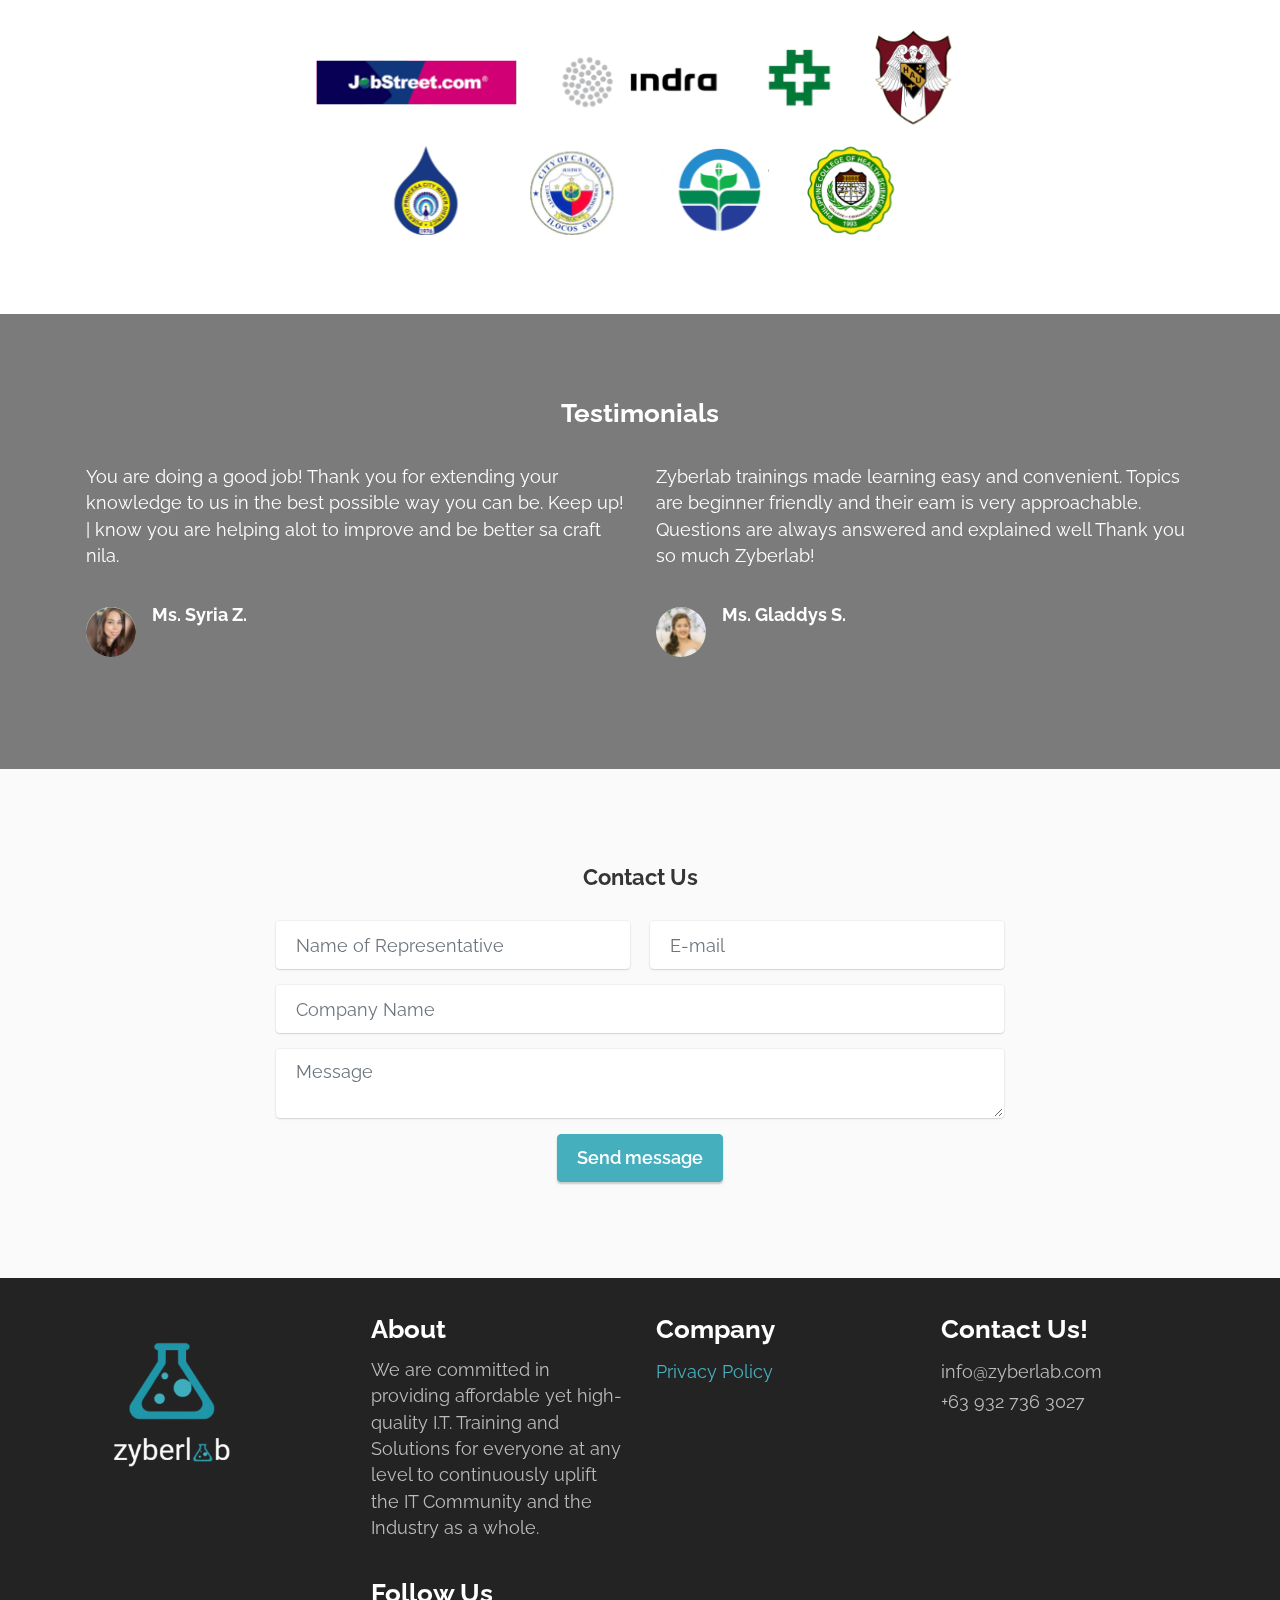
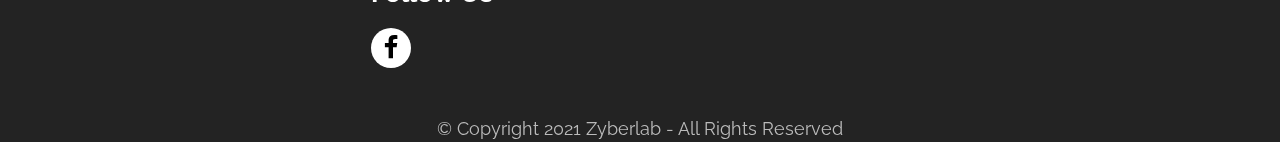
<file: sponsorships.html>
<!DOCTYPE html>
<html  >
<head>
  <!-- Site made with Mobirise Website Builder v5.7.8, https://mobirise.com -->
  <meta charset="UTF-8">
  <meta http-equiv="X-UA-Compatible" content="IE=edge">
  <meta name="generator" content="Mobirise v5.7.8, mobirise.com">
  <meta name="twitter:card" content="summary_large_image"/>
  <meta name="twitter:image:src" content="assets/images/sponsorships-meta.svg">
  <meta property="og:image" content="assets/images/sponsorships-meta.svg">
  <meta name="twitter:title" content="Zyberlab | Sponsorships">
  <meta name="viewport" content="width=device-width, initial-scale=1, minimum-scale=1">
  <link rel="shortcut icon" href="assets/images/icon.svg" type="image/x-icon">
  <meta name="description" content="Affordable expertise for in-demand IT skills! Don't break the bank to get the skills you need. Our simplified and affordable IT training and Services for in-demand skills is here to help.">
  
  
  <title>Zyberlab | Sponsorships</title>
  <link rel="stylesheet" href="assets/web/assets/mobirise-icons2/mobirise2.css">
  <link rel="stylesheet" href="assets/bootstrap/css/bootstrap.min.css">
  <link rel="stylesheet" href="assets/bootstrap/css/bootstrap-grid.min.css">
  <link rel="stylesheet" href="assets/bootstrap/css/bootstrap-reboot.min.css">
  <link rel="stylesheet" href="assets/parallax/jarallax.css">
  <link rel="stylesheet" href="assets/dropdown/css/style.css">
  <link rel="stylesheet" href="assets/socicon/css/styles.css">
  <link rel="stylesheet" href="assets/theme/css/style.css">
  <link rel="preload" href="https://fonts.googleapis.com/css?family=Raleway:100,200,300,400,500,600,700,800,900,100i,200i,300i,400i,500i,600i,700i,800i,900i&display=swap" as="style" onload="this.onload=null;this.rel='stylesheet'">
  <noscript><link rel="stylesheet" href="https://fonts.googleapis.com/css?family=Raleway:100,200,300,400,500,600,700,800,900,100i,200i,300i,400i,500i,600i,700i,800i,900i&display=swap"></noscript>
  <link rel="preload" as="style" href="assets/mobirise/css/mbr-additional.css"><link rel="stylesheet" href="assets/mobirise/css/mbr-additional.css" type="text/css">

  
  
  
</head>
<body>

<!-- Analytics -->
<style type="text/css"> 
#menu1-h > nav {
box-shadow: 0px 1px 8px -2px rgba(0,0,0,0.35);}
</style>

<!-- Remove Mobirise Footer -->
<script>
    window.addEventListener('load', function () {
    const sections = document.querySelectorAll('section')
    sections[sections.length-1].remove()
})
</script>
<!-- Messenger Chat Plugin Code -->
    <div id="fb-root"></div>
      <script>
        window.fbAsyncInit = function() {
          FB.init({
            xfbml            : true,
            version          : 'v10.0'
          });
        };

        (function(d, s, id) {
          var js, fjs = d.getElementsByTagName(s)[0];
          if (d.getElementById(id)) return;
          js = d.createElement(s); js.id = id;
          js.src = 'https://connect.facebook.net/en_US/sdk/xfbml.customerchat.js';
          fjs.parentNode.insertBefore(js, fjs);
        }(document, 'script', 'facebook-jssdk'));
      </script>

      <!-- Your Chat Plugin code -->
      <div class="fb-customerchat"
        attribution="biz_inbox"
        page_id="1620014168239043">
      </div>
<!-- /Analytics -->


  
  <section data-bs-version="5.1" class="menu cid-tvaiUfORh6" once="menu" id="menu1-5g">
    
    <nav class="navbar navbar-dropdown navbar-fixed-top navbar-expand-lg">
        <div class="container">
            <div class="navbar-brand">
                <span class="navbar-logo">
                    <a href="index.html">
                        <img src="assets/images/icon.svg" alt="Mobirise Website Builder" style="height: 3.8rem;">
                    </a>
                </span>
                <span class="navbar-caption-wrap"><a class="navbar-caption text-black text-primary display-7" href="index.html">Zyberlab</a></span>
            </div>
            <button class="navbar-toggler" type="button" data-toggle="collapse" data-bs-toggle="collapse" data-target="#navbarSupportedContent" data-bs-target="#navbarSupportedContent" aria-controls="navbarNavAltMarkup" aria-expanded="false" aria-label="Toggle navigation">
                <div class="hamburger">
                    <span></span>
                    <span></span>
                    <span></span>
                    <span></span>
                </div>
            </button>
            <div class="collapse navbar-collapse" id="navbarSupportedContent">
                <ul class="navbar-nav nav-dropdown" data-app-modern-menu="true"><li class="nav-item"><a class="nav-link link text-black text-primary display-4" href="courses.html" aria-expanded="false">Courses</a></li><li class="nav-item"><a class="nav-link link text-black text-primary display-4" href="index.html#content4-2y">Services</a></li><li class="nav-item dropdown"><a class="nav-link link text-black dropdown-toggle display-4" href="https://mobirise.com" data-toggle="dropdown-submenu" data-bs-toggle="dropdown" data-bs-auto-close="outside" aria-expanded="false">For Companies</a><div class="dropdown-menu" aria-labelledby="dropdown-748"><a class="text-black dropdown-item text-primary display-4" href="hire-dev.html">Hire Developers and Designers&nbsp;</a><a class="text-black show dropdown-item text-primary display-4" href="corporate-training.html">Corporate Training&nbsp;<br></a><a class="text-black show dropdown-item text-primary display-4" href="sponsorships.html">Sponsorship</a></div></li></ul>
                
                <div class="navbar-buttons mbr-section-btn"><a class="btn btn-primary display-4" href="enroll.html">Apply Now</a></div>
            </div>
        </div>
    </nav>

</section>

<section data-bs-version="5.1" class="header2 cid-tvaiTX3fPy mbr-fullscreen mbr-parallax-background" id="header2-4w">

    

    
    <div class="mbr-overlay" style="opacity: 0.6; background-color: rgb(35, 35, 35);"></div>

    <div class="container">
        <div class="row justify-content-center">
            <div class="col-12 col-lg-9">
                <h1 class="mbr-section-title mbr-fonts-style mb-3 display-1"><strong>Sponsor </strong><br><strong>Scholarships</strong></h1>
                
                <p class="mbr-text mbr-fonts-style display-2">Give Back to the IT Community and Watch Your Investment Grow with Our Simplified and Affordable Training Sponsorship.<br></p>
                
            </div>
        </div>
    </div>
</section>

<section data-bs-version="5.1" class="content4 cid-tvaiTZTVNL" id="content4-4x">
    

    
    
    <div class="container">
        <div class="row justify-content-center">
            <div class="title col-md-12 col-lg-10">
                <h3 class="mbr-section-title mbr-fonts-style align-center mb-4 display-5">
                    <strong>Our Courses</strong><strong><br></strong></h3>
                
                
            </div>
        </div>
    </div>
</section>

<section data-bs-version="5.1" class="features4 cid-tvC3CoE7qK" id="features5-5t">

    

    
    
    <div class="container">
        <div class="row">
            <div class="col-12 col-lg-6">
                <div class="card-wrapper">
                    <div class="row">
                        <div class="col-12 col-md-7">
                            <div class="text-wrapper">
                                
                                <h5 class="card-title mbr-fonts-style display-7"><strong>Full Stack Development</strong></h5>
                                <p class="mbr-text mbr-fonts-style mb-5 display-4">Unlock the full potential of your tech skills with our Full Stack Development Training! Learn the latest tools and technologies through hands-on projects and real-world scenarios, giving you the confidence to build and deploy your own full stack applications.&nbsp;<br><br><br></p>
                                
                            </div>
                        </div>
                        <div class="col-12 col-md-5">
                            <div class="img-wrapper">
                                <img src="assets/images/full-stack-4.svg" alt="Mobirise Website Builder">
                            </div>
                        </div>
                    </div>
                </div>
            </div>
            <div class="col-12 col-lg-6">
                <div class="card-wrapper">
                    <div class="row">
                        <div class="col-12 col-md-7">
                            <div class="text-wrapper">
                                
                                <h5 class="card-title mbr-fonts-style display-7"><strong>UI/UX Masterclass</strong></h5>
                                <p class="mbr-text mbr-fonts-style mb-5 display-4">Transform your design skills with our UI/UX Masterclass. Learn the latest techniques and strategies to create stunning user interfaces and improve user experience.&nbsp; &nbsp; &nbsp; &nbsp; &nbsp; &nbsp; &nbsp; &nbsp; &nbsp; &nbsp; &nbsp;<br><br><br><br><br><br></p>
                                
                            </div>
                        </div>
                        <div class="col-12 col-md-5">
                            <div class="img-wrapper">
                                <img src="assets/images/ui-3.svg" alt="Mobirise Website Builder">
                            </div>
                        </div>
                    </div>
                </div>
            </div>
        </div>
    </div>
</section>

<section data-bs-version="5.1" class="features4 cid-tvaiU1v2iO" id="features5-4z">

    

    
    
    <div class="container">
        <div class="row">
            <div class="col-12 col-lg-6">
                <div class="card-wrapper">
                    <div class="row">
                        <div class="col-12 col-md-7">
                            <div class="text-wrapper">
                                
                                <h5 class="card-title mbr-fonts-style display-7"><strong>Laravel + Vue</strong></h5>
                                <p class="mbr-text mbr-fonts-style mb-5 display-4">Discover the power of Laravel and Vue in our comprehensive course. Learn to build fast, efficient, and beautiful web applications with the latest technologies.</p>
                                
                            </div>
                        </div>
                        <div class="col-12 col-md-5">
                            <div class="img-wrapper">
                                <img src="assets/images/vue-2.svg" alt="Mobirise Website Builder">
                            </div>
                        </div>
                    </div>
                </div>
            </div>
            <div class="col-12 col-lg-6">
                <div class="card-wrapper">
                    <div class="row">
                        <div class="col-12 col-md-7">
                            <div class="text-wrapper">
                                
                                <h5 class="card-title mbr-fonts-style display-7"><strong>Data Ana</strong><strong>lytics</strong></h5>
                                <p class="mbr-text mbr-fonts-style mb-5 display-4">Unlock the power of data with our Data Analytics Training! Learn to turn raw data into actionable insights and make data-driven decisions.<br><br></p>
                                
                            </div>
                        </div>
                        <div class="col-12 col-md-5">
                            <div class="img-wrapper">
                                <img src="assets/images/data-2.svg" alt="Mobirise Website Builder">
                            </div>
                        </div>
                    </div>
                </div>
            </div>
        </div>
    </div>
</section>

<section data-bs-version="5.1" class="features4 cid-tvaiU2f6Xr" id="features5-50">

    

    
    
    <div class="container">
        <div class="row">
            <div class="col-12 col-lg-6">
                <div class="card-wrapper">
                    <div class="row">
                        <div class="col-12 col-md-7">
                            <div class="text-wrapper">
                                
                                <h5 class="card-title mbr-fonts-style display-7"><strong>API Development</strong></h5>
                                <p class="mbr-text mbr-fonts-style mb-5 display-4">Join the world of API development with our training program. Learn to create and manage your own APIs, and connect them to various platforms to build powerful web applications.<br></p>
                                
                            </div>
                        </div>
                        <div class="col-12 col-md-5">
                            <div class="img-wrapper">
                                <img src="assets/images/softwaretest.svg" alt="Mobirise Website Builder">
                            </div>
                        </div>
                    </div>
                </div>
            </div>
            <div class="col-12 col-lg-6">
                <div class="card-wrapper">
                    <div class="row">
                        <div class="col-12 col-md-7">
                            <div class="text-wrapper">
                                
                                <h5 class="card-title mbr-fonts-style display-7"><strong>Wordpress CMS</strong></h5>
                                <p class="mbr-text mbr-fonts-style mb-5 display-4">Empower your web development skills and take control of your online presence with our WordPress CMS Training. Learn to create, manage, and optimize your own websites with ease.<br></p>
                                
                            </div>
                        </div>
                        <div class="col-12 col-md-5">
                            <div class="img-wrapper">
                                <img src="assets/images/wordpress-2.svg" alt="Mobirise Website Builder">
                            </div>
                        </div>
                    </div>
                </div>
            </div>
        </div>
    </div>
</section>

<section data-bs-version="5.1" class="features4 cid-tvaiU2YBDd" id="features5-51">

    

    
    
    <div class="container">
        <div class="row">
            <div class="col-12 col-lg-6">
                <div class="card-wrapper">
                    <div class="row">
                        <div class="col-12 col-md-7">
                            <div class="text-wrapper">
                                
                                <h5 class="card-title mbr-fonts-style display-7"><strong>Hybrid Mobile App</strong></h5>
                                <p class="mbr-text mbr-fonts-style mb-5 display-4">Take your mobile app development to the next level with our Hybrid Mobile App Development Training. Learn the latest tools and technologies as you create and deploy cross-platform mobile apps that can reach a wider audience.</p>
                                
                            </div>
                        </div>
                        <div class="col-12 col-md-5">
                            <div class="img-wrapper">
                                <img src="assets/images/mobile.svg" alt="Mobirise Website Builder">
                            </div>
                        </div>
                    </div>
                </div>
            </div>
            <div class="col-12 col-lg-6">
                <div class="card-wrapper">
                    <div class="row">
                        <div class="col-12 col-md-7">
                            <div class="text-wrapper">
                                
                                <h5 class="card-title mbr-fonts-style display-7"><strong>AI/Machine Learning</strong></h5>
                                <p class="mbr-text mbr-fonts-style mb-5 display-4">Elevate your development skills with our AI and Machine Learning training. Learn to create intelligent systems that can automate tasks and improve efficiency.<br><br><br><br></p>
                                
                            </div>
                        </div>
                        <div class="col-12 col-md-5">
                            <div class="img-wrapper">
                                <img src="assets/images/ai.svg" alt="Mobirise Website Builder">
                            </div>
                        </div>
                    </div>
                </div>
            </div>
        </div>
    </div>
</section>

<section data-bs-version="5.1" class="features4 cid-tvaiU3RHTl" id="features5-52">

    

    
    
    <div class="container">
        <div class="row">
            <div class="col-12 col-lg-6">
                <div class="card-wrapper">
                    <div class="row">
                        <div class="col-12 col-md-7">
                            <div class="text-wrapper">
                                
                                <h5 class="card-title mbr-fonts-style display-7"><strong>Java</strong></h5>
                                <p class="mbr-text mbr-fonts-style mb-5 display-4">Need to improve your Java development skills but don't know where to start? Our comprehensive Java Programming training will provide you with the knowledge and skills to create efficient, robust and scalable applications and pave the way for your career growth.<br></p>
                                
                            </div>
                        </div>
                        <div class="col-12 col-md-5">
                            <div class="img-wrapper">
                                <img src="assets/images/java-10.svg" alt="Mobirise Website Builder">
                            </div>
                        </div>
                    </div>
                </div>
            </div>
            <div class="col-12 col-lg-6">
                <div class="card-wrapper">
                    <div class="row">
                        <div class="col-12 col-md-7">
                            <div class="text-wrapper">
                                
                                <h5 class="card-title mbr-fonts-style display-7"><strong>Ethical Web Hacking</strong></h5>
                                <p class="mbr-text mbr-fonts-style mb-5 display-4">Unlock the power of data with our Data Analytics Training! Learn to turn raw data into actionable insights and make data-driven decisions.<br><br><br><br></p>
                                
                            </div>
                        </div>
                        <div class="col-12 col-md-5">
                            <div class="img-wrapper">
                                <img src="assets/images/hacking-3.svg" alt="Mobirise Website Builder">
                            </div>
                        </div>
                    </div>
                </div>
            </div>
        </div>
    </div>
</section>

<section data-bs-version="5.1" class="features4 cid-tvaiU4PMSl" id="features5-53">

    

    
    
    <div class="container">
        <div class="row">
            <div class="col-12 col-lg-6">
                <div class="card-wrapper">
                    <div class="row">
                        <div class="col-12 col-md-7">
                            <div class="text-wrapper">
                                
                                <h5 class="card-title mbr-fonts-style display-7"><strong>System Analysis and Design</strong></h5>
                                <p class="mbr-text mbr-fonts-style mb-5 display-4">Do you want to improve your ability to analyze and design systems, but don't know where to start? Our comprehensive training program, led by industry experts, will provide you with the skills and knowledge to effectively analyze and design systems, and give you a competitive edge in the field.</p>
                                
                            </div>
                        </div>
                        <div class="col-12 col-md-5">
                            <div class="img-wrapper">
                                <img src="assets/images/analysisdesign-1.svg" alt="Mobirise Website Builder">
                            </div>
                        </div>
                    </div>
                </div>
            </div>
            <div class="col-12 col-lg-6">
                <div class="card-wrapper">
                    <div class="row">
                        <div class="col-12 col-md-7">
                            <div class="text-wrapper">
                                
                                <h5 class="card-title mbr-fonts-style display-7"><strong>Software Testing Automation</strong></h5>
                                <p class="mbr-text mbr-fonts-style mb-5 display-4">Say goodbye to complex and lengthy manual software testing. Join our training and learn how to test smarter, not harder.<br><br><br><br><br><br><br></p>
                                
                            </div>
                        </div>
                        <div class="col-12 col-md-5">
                            <div class="img-wrapper">
                                <img src="assets/images/testautomation.svg" alt="Mobirise Website Builder">
                            </div>
                        </div>
                    </div>
                </div>
            </div>
        </div>
    </div>
</section>

<section data-bs-version="5.1" class="features4 cid-tvaiU5Eg8B" id="features5-54">

    

    
    
    <div class="container">
        <div class="row">
            <div class="col-12 col-lg-6">
                <div class="card-wrapper">
                    <div class="row">
                        <div class="col-12 col-md-7">
                            <div class="text-wrapper">
                                
                                <h5 class="card-title mbr-fonts-style display-7"><strong>Search Engine Optimization</strong></h5>
                                <p class="mbr-text mbr-fonts-style mb-5 display-4">Maximize your online visibility with our Search Engine Automation training.</p>
                                
                            </div>
                        </div>
                        <div class="col-12 col-md-5">
                            <div class="img-wrapper">
                                <img src="assets/images/sea.svg" alt="Mobirise Website Builder">
                            </div>
                        </div>
                    </div>
                </div>
            </div>
            <div class="col-12 col-lg-6">
                <div class="card-wrapper">
                    <div class="row">
                        <div class="col-12 col-md-7">
                            <div class="text-wrapper">
                                
                                <h5 class="card-title mbr-fonts-style display-7"><strong>SCRUM Master</strong></h5>
                                <p class="mbr-text mbr-fonts-style mb-5 display-4">Discover the secrets to successful Agile development with our SCRUM Master training<br><br><br></p>
                                
                            </div>
                        </div>
                        <div class="col-12 col-md-5">
                            <div class="img-wrapper">
                                <img src="assets/images/scrum.svg" alt="Mobirise Website Builder">
                            </div>
                        </div>
                    </div>
                </div>
            </div>
        </div>
    </div>
</section>

<section data-bs-version="5.1" class="features4 cid-tvaiU6rLn3" id="features5-55">

    

    
    
    <div class="container">
        <div class="row">
            <div class="col-12 col-lg-6">
                <div class="card-wrapper">
                    <div class="row">
                        <div class="col-12 col-md-7">
                            <div class="text-wrapper">
                                
                                <h5 class="card-title mbr-fonts-style display-7"><strong>Python</strong></h5>
                                <p class="mbr-text mbr-fonts-style mb-5 display-4">Join our Straight-Forward and Hands-On Training! Learn one of the most in-demand programming language, build your skills and boost your career opportunities. Enroll now and take the first step towards a successful tech career!</p>
                                
                            </div>
                        </div>
                        <div class="col-12 col-md-5">
                            <div class="img-wrapper">
                                <img src="assets/images/python-5.svg" alt="Mobirise Website Builder">
                            </div>
                        </div>
                    </div>
                </div>
            </div>
            <div class="col-12 col-lg-6">
                <div class="card-wrapper">
                    <div class="row">
                        <div class="col-12 col-md-7">
                            <div class="text-wrapper">
                                
                                <h5 class="card-title mbr-fonts-style display-7"><strong>Customized Training</strong></h5>
                                <p class="mbr-text mbr-fonts-style mb-5 display-4">Get the training you need, with our customizable IT courses.<br><br><br><br><br></p>
                                
                            </div>
                        </div>
                        <div class="col-12 col-md-5">
                            <div class="img-wrapper">
                                <img src="assets/images/custom-2.svg" alt="Mobirise Website Builder">
                            </div>
                        </div>
                    </div>
                </div>
            </div>
        </div>
    </div>
</section>

<section data-bs-version="5.1" class="content4 cid-tvgJ6Svv1u mbr-parallax-background" id="content4-5o">
    

    
    <div class="mbr-overlay" style="opacity: 0.7; background-color: rgb(35, 35, 35);">
    </div>
    <div class="container">
        <div class="row justify-content-center">
            <div class="title col-md-12 col-lg-10">
                <h3 class="mbr-section-title mbr-fonts-style align-center mb-4 display-5">
                    <strong>Why Choose Zyberlab?</strong></h3>
                
                
            </div>
        </div>
    </div>
</section>

<section data-bs-version="5.1" class="content13 cid-tvEoIzjlRE" id="content13-6f">
    

    
    
    <div class="container">
        <div class="row justify-content-center">
            <div class="col-md-12 col-lg-12">
                <h3 class="mbr-section-title mbr-fonts-style mb-4 display-7"><p><strong>Curriculum</strong></p></h3>
            </div>
        </div>
        <div class="row justify-content-center">
            <div class="col-md-12 col-lg-12">
                <div class="row justify-content-center">
                    <div class="col-12 col-lg-6">
                        <ul class="list mbr-fonts-style display-4">
                            <li>Career focus: The curriculum prepare students for specific careers and help them to understand the job market and the skills they need to succeed.
</li><li>Up-to-date content: The curriculum are regularly updated to reflect the latest developments in the field.
</li><li>Hands-on experience: The curriculum include practical exercises and lab work to give students hands-on experience with the technologies they are learning.
</li><li>Project-based learning: The curriculum should include projects that simulate real-world scenarios and give students experience with the tools and technologies they will use on the job.</li>
                        </ul>
                    </div>
                    
                </div>
            </div>
        </div>
    </div>
</section>

<section data-bs-version="5.1" class="content13 cid-tvEoJkbaNU" id="content13-6g">
    

    
    
    <div class="container">
        <div class="row justify-content-center">
            <div class="col-md-12 col-lg-12">
                <h3 class="mbr-section-title mbr-fonts-style mb-4 display-7"><p><strong>Instructors</strong></p></h3>
            </div>
        </div>
        <div class="row justify-content-center">
            <div class="col-md-12 col-lg-12">
                <div class="row justify-content-center">
                    <div class="col-12 col-lg-6">
                        <ul class="list mbr-fonts-style display-4">
                            <li>Technical expertise: The instructors have extensive industry experience and thorough understanding of the technologies and tools they are teaching, and are able to demonstrate their knowledge through real-world examples.</li>
                        </ul>
                    </div>
                    
                </div>
            </div>
        </div>
    </div>
</section>

<section data-bs-version="5.1" class="content13 cid-tvEoJYL1AN" id="content13-6h">
    

    
    
    <div class="container">
        <div class="row justify-content-center">
            <div class="col-md-12 col-lg-12">
                <h3 class="mbr-section-title mbr-fonts-style mb-4 display-7"><p><strong>Post Training Support</strong></p></h3>
            </div>
        </div>
        <div class="row justify-content-center">
            <div class="col-md-12 col-lg-12">
                <div class="row justify-content-center">
                    <div class="col-12 col-lg-6">
                        <ul class="list mbr-fonts-style display-4">
                            <li>Trainees can have lifetime access to our recorded LIVE discussions and mentoring support is extended even after the training period.</li>
                        </ul>
                    </div>
                    
                </div>
            </div>
        </div>
    </div>
</section>

<section data-bs-version="5.1" class="content13 cid-tvEoLV3WFo" id="content13-6i">
    

    
    
    <div class="container">
        <div class="row justify-content-center">
            <div class="col-md-12 col-lg-12">
                <h3 class="mbr-section-title mbr-fonts-style mb-4 display-7"><p><strong>Flexibility</strong></p></h3>
            </div>
        </div>
        <div class="row justify-content-center">
            <div class="col-md-12 col-lg-12">
                <div class="row justify-content-center">
                    <div class="col-12 col-lg-6">
                        <ul class="list mbr-fonts-style display-4">
                            <li>Students can enjoy flexible schedules for their learning journey that also includes one-on-one coaching.</li>
                        </ul>
                    </div>
                    
                </div>
            </div>
        </div>
    </div>
</section>

<section data-bs-version="5.1" class="content13 cid-tvEoMJy7IH" id="content13-6j">
    

    
    
    <div class="container">
        <div class="row justify-content-center">
            <div class="col-md-12 col-lg-12">
                <h3 class="mbr-section-title mbr-fonts-style mb-4 display-5"><p><strong>Price</strong></p></h3>
            </div>
        </div>
        <div class="row justify-content-center">
            <div class="col-md-12 col-lg-12">
                <div class="row justify-content-center">
                    <div class="col-12 col-lg-6">
                        <ul class="list mbr-fonts-style display-2">
                            <li>Don't break the bank to get the skills you need. Our simplified and affordable IT training for in-demand skills is here to help.</li>
                        </ul>
                    </div>
                    
                </div>
            </div>
        </div>
    </div>
</section>

<section data-bs-version="5.1" class="image3 cid-tvaiUbypHw" id="image3-5b">
    

    
    

    <div class="container-fluid">
        <div class="row justify-content-center">
            <div class="col-12 col-lg-8">
                <div class="image-wrapper">
                    <img src="assets/images/clients-4.svg" alt="Mobirise Website Builder">
                    
                </div>
            </div>
        </div>
    </div>
</section>

<section data-bs-version="5.1" class="testimonials2 cid-tvaiUcrmIl mbr-parallax-background" id="testimonials2-5c">
    
    
    
    <div class="mbr-overlay" style="opacity: 0.6; background-color: rgb(35, 35, 35);">
    </div>
    <div class="container">
        <h3 class="mbr-section-title mbr-fonts-style align-center mb-4 display-7">
            <strong>Testimonials</strong>
        </h3>
        <div class="row justify-content-center">
            <div class="card col-12 col-md-6">
                <p class="mbr-text mbr-fonts-style mb-4 display-4">You are doing a good job! Thank you for extending your knowledge to us in the best possible way you can be. Keep up! | know you are helping alot to improve and be better sa craft nila.<br></p>
                <div class="d-flex mb-md-0 mb-4">
                    <div class="image-wrapper">
                        <img src="assets/images/dp3.png" alt="Mobirise Website Builder">
                    </div>
                    <div class="text-wrapper">
                        <p class="name mbr-fonts-style mb-1 display-4"><strong>Ms. Syria Z.</strong></p>
                        
                    </div>
                </div>
            </div>
            <div class="card col-12 col-md-6">
                <p class="mbr-text mbr-fonts-style mb-4 display-4">Zyberlab trainings made learning easy and convenient. Topics are beginner friendly and their eam is very approachable. Questions are always answered and explained well Thank you so much Zyberlab!&nbsp;<br></p>
                <div class="d-flex mb-md-0 mb-4">
                    <div class="image-wrapper">
                        <img src="assets/images/dp4.png" alt="Mobirise Website Builder">
                    </div>
                    <div class="text-wrapper">
                        <p class="name mbr-fonts-style mb-1 display-4">
                            <strong>Ms. Gladdys S.</strong></p>
                        
                    </div>
                </div>
            </div>
        </div>
    </div>
</section>

<section data-bs-version="5.1" class="form5 cid-tvaiUdsv6q" id="form5-5d">
    
    
    <div class="container">
        <div class="mbr-section-head">
            <h3 class="mbr-section-title mbr-fonts-style align-center mb-0 display-2">
                <strong>Contact Us</strong></h3>
            
        </div>
        <div class="row justify-content-center mt-4">
            <div class="col-lg-8 mx-auto mbr-form" data-form-type="formoid">
                <form action="https://mobirise.eu/" method="POST" class="mbr-form form-with-styler" data-form-title="Form Name"><input type="hidden" name="email" data-form-email="true" value="aUhQoR9JcRzXJapv2u///RV/2bh1GjGgu9MIGY7kQ4QlBSEC2fy9BVkJXGcTskcvYuryNioqgjb2VM9hsUysIdCZgupTaninh5FPcfya97neREsbb2bMzof+WZSRVxoQ">
                    <div class="row">
                        <div hidden="hidden" data-form-alert="" class="alert alert-success col-12">Thank you for your message!
Our representative will get back to you soon.</div>
                        <div hidden="hidden" data-form-alert-danger="" class="alert alert-danger col-12">
                            Oops...! some problem!
                        </div>
                    </div>
                    <div class="dragArea row">
                        <div class="col-md col-sm-12 form-group mb-3" data-for="name">
                            <input type="text" name="name" placeholder="Name of Representative" data-form-field="name" class="form-control" value="" id="name-form5-5d">
                        </div>
                        <div class="col-md col-sm-12 form-group mb-3" data-for="email">
                            <input type="email" name="email" placeholder="E-mail" data-form-field="email" class="form-control" value="" id="email-form5-5d">
                        </div>
                        <div class="col-12 form-group mb-3" data-for="url">
                            <input type="url" name="url" placeholder="Company Name" data-form-field="url" class="form-control" value="" id="url-form5-5d">
                        </div>
                        <div class="col-12 form-group mb-3" data-for="textarea">
                            <textarea name="textarea" placeholder="Message" data-form-field="textarea" class="form-control" id="textarea-form5-5d"></textarea>
                        </div>
                        <div class="col-lg-12 col-md-12 col-sm-12 align-center mbr-section-btn">
                            <button type="submit" class="btn btn-primary display-4">Send message</button>
                        </div>
                    </div>
                </form>
            </div>
        </div>
    </div>
</section>

<section data-bs-version="5.1" class="footer4 cid-tvgQXy4Cvg" once="footers" id="footer4-5r">

    

    
    
    <div class="container">
        <div class="row mbr-white">
            <div class="col-6 col-lg-3">
                <div class="media-wrap col-md-8 col-12">
                    <a href="index.html">
                        <img src="assets/images/icon-w-name-2.svg" alt="Mobirise Website Builder">
                    </a>
                </div>
            </div>
            <div class="col-12 col-md-6 col-lg-3">
                <h5 class="mbr-section-subtitle mbr-fonts-style mb-2 display-7">
                    <strong>About</strong>
                </h5>
                <p class="mbr-text mbr-fonts-style mb-4 display-4">
                    We are committed in providing affordable yet high-quality I.T. Training and Solutions for everyone at any level to continuously uplift the IT Community and the Industry as a whole.</p>
                <h5 class="mbr-section-subtitle mbr-fonts-style mb-3 display-7">
                    <strong>Follow Us</strong>
                </h5>
                <div class="social-row display-7">
                    <div class="soc-item">
                        <a href="https://www.facebook.com/ZyberLab.IT" target="_blank">
                            <span class="mbr-iconfont socicon-facebook socicon" style="font-size: 24px;"></span>
                        </a>
                    </div>
                    
                    
                    
                </div>
            </div>
            <div class="col-12 col-md-6 col-lg-3">
                <h5 class="mbr-section-subtitle mbr-fonts-style mb-2 display-7"><strong>Company</strong></h5>
                <ul class="list mbr-fonts-style display-4">
                    <li class="mbr-text item-wrap"><a href="https://drive.google.com/file/d/1P8H-BgM1ZGtNY3NaCrtfuPEuWFRWll0s/view?usp=share_link" class="text-primary" target="_blank">Privacy Policy</a></li><a href="https://drive.google.com/file/d/1P8H-BgM1ZGtNY3NaCrtfuPEuWFRWll0s/view?usp=share_link" class="text-primary">
                    </a><li class="mbr-text item-wrap">&nbsp; &nbsp; &nbsp; &nbsp; &nbsp; &nbsp;</li>
                </ul>
            </div>
            <div class="col-12 col-md-6 col-lg-3">
                <h5 class="mbr-section-subtitle mbr-fonts-style mb-2 display-7">
                    <strong>Contact Us!</strong></h5>
                <ul class="list mbr-fonts-style display-4">
                    <li class="mbr-text item-wrap">info@zyberlab.com
</li><li class="mbr-text item-wrap">+63 932 736 3027</li>
                </ul>
            </div>
            <div class="col-12 mt-4">
                <p class="mbr-text mb-0 mbr-fonts-style copyright align-center display-4">
                    © Copyright 2021 Zyberlab - All Rights Reserved
                </p>
            </div>
        </div>
    </div>
</section><section class="display-7" style="padding: 0;align-items: center;justify-content: center;flex-wrap: wrap;    align-content: center;display: flex;position: relative;height: 4rem;"><a href="https://mobiri.se/2930039" style="flex: 1 1;height: 4rem;position: absolute;width: 100%;z-index: 1;"><img alt="" style="height: 4rem;" src="[data-uri]"></a><p style="margin: 0;text-align: center;" class="display-7">Made with &#8204;</p><a style="z-index:1" href="https://mobirise.com"> Website Builder Software</a></section><script src="assets/bootstrap/js/bootstrap.bundle.min.js"></script>  <script src="assets/parallax/jarallax.js"></script>  <script src="assets/smoothscroll/smooth-scroll.js"></script>  <script src="assets/ytplayer/index.js"></script>  <script src="assets/dropdown/js/navbar-dropdown.js"></script>  <script src="assets/theme/js/script.js"></script>  <script src="assets/formoid/formoid.min.js"></script>  
  
  
</body>
</html>
</file>
<file: assets/web/assets/mobirise-icons2/mobirise2.css>
@font-face {
  font-family: 'Moririse2';
  font-display: swap;
  src:  url('mobirise2.eot?f2bix4');
  src:  url('mobirise2.eot?f2bix4#iefix') format('embedded-opentype'),
    url('mobirise2.ttf?f2bix4') format('truetype'),
    url('mobirise2.woff?f2bix4') format('woff'),
    url('mobirise2.svg?f2bix4#mobirise2') format('svg');
  font-weight: normal;
  font-style: normal;
}

[class^="mobi-"], [class*=" mobi-"] {
  /* use !important to prevent issues with browser extensions that change fonts */
  font-family: 'Moririse2' !important;
  speak: none;
  font-style: normal;
  font-weight: normal;
  font-variant: normal;
  text-transform: none;
  line-height: 1;

  /* Better Font Rendering =========== */
  -webkit-font-smoothing: antialiased;
  -moz-osx-font-smoothing: grayscale;
}

.mobi-mbri-add-submenu:before {
  content: "\e900";
}
.mobi-mbri-alert:before {
  content: "\e901";
}
.mobi-mbri-align-center:before {
  content: "\e902";
}
.mobi-mbri-align-justify:before {
  content: "\e903";
}
.mobi-mbri-align-left:before {
  content: "\e904";
}
.mobi-mbri-align-right:before {
  content: "\e905";
}
.mobi-mbri-android:before {
  content: "\e906";
}
.mobi-mbri-apple:before {
  content: "\e907";
}
.mobi-mbri-arrow-down:before {
  content: "\e908";
}
.mobi-mbri-arrow-next:before {
  content: "\e909";
}
.mobi-mbri-arrow-prev:before {
  content: "\e90a";
}
.mobi-mbri-arrow-up:before {
  content: "\e90b";
}
.mobi-mbri-bold:before {
  content: "\e90c";
}
.mobi-mbri-bookmark:before {
  content: "\e90d";
}
.mobi-mbri-bootstrap:before {
  content: "\e90e";
}
.mobi-mbri-briefcase:before {
  content: "\e90f";
}
.mobi-mbri-browse:before {
  content: "\e910";
}
.mobi-mbri-bulleted-list:before {
  content: "\e911";
}
.mobi-mbri-calendar:before {
  content: "\e912";
}
.mobi-mbri-camera:before {
  content: "\e913";
}
.mobi-mbri-cart-add:before {
  content: "\e914";
}
.mobi-mbri-cart-full:before {
  content: "\e915";
}
.mobi-mbri-cash:before {
  content: "\e916";
}
.mobi-mbri-change-style:before {
  content: "\e917";
}
.mobi-mbri-chat:before {
  content: "\e918";
}
.mobi-mbri-clock:before {
  content: "\e919";
}
.mobi-mbri-close:before {
  content: "\e91a";
}
.mobi-mbri-cloud:before {
  content: "\e91b";
}
.mobi-mbri-code:before {
  content: "\e91c";
}
.mobi-mbri-contact-form:before {
  content: "\e91d";
}
.mobi-mbri-credit-card:before {
  content: "\e91e";
}
.mobi-mbri-cursor-click:before {
  content: "\e91f";
}
.mobi-mbri-cust-feedback:before {
  content: "\e920";
}
.mobi-mbri-database:before {
  content: "\e921";
}
.mobi-mbri-delivery:before {
  content: "\e922";
}
.mobi-mbri-desktop:before {
  content: "\e923";
}
.mobi-mbri-devices:before {
  content: "\e924";
}
.mobi-mbri-down:before {
  content: "\e925";
}
.mobi-mbri-download-2:before {
  content: "\e926";
}
.mobi-mbri-download:before {
  content: "\e927";
}
.mobi-mbri-drag-n-drop-2:before {
  content: "\e928";
}
.mobi-mbri-drag-n-drop:before {
  content: "\e929";
}
.mobi-mbri-edit-2:before {
  content: "\e92a";
}
.mobi-mbri-edit:before {
  content: "\e92b";
}
.mobi-mbri-error:before {
  content: "\e92c";
}
.mobi-mbri-extension:before {
  content: "\e92d";
}
.mobi-mbri-features:before {
  content: "\e92e";
}
.mobi-mbri-file:before {
  content: "\e92f";
}
.mobi-mbri-flag:before {
  content: "\e930";
}
.mobi-mbri-folder:before {
  content: "\e931";
}
.mobi-mbri-gift:before {
  content: "\e932";
}
.mobi-mbri-github:before {
  content: "\e933";
}
.mobi-mbri-globe-2:before {
  content: "\e934";
}
.mobi-mbri-globe:before {
  content: "\e935";
}
.mobi-mbri-growing-chart:before {
  content: "\e936";
}
.mobi-mbri-hearth:before {
  content: "\e937";
}
.mobi-mbri-help:before {
  content: "\e938";
}
.mobi-mbri-home:before {
  content: "\e939";
}
.mobi-mbri-hot-cup:before {
  content: "\e93a";
}
.mobi-mbri-idea:before {
  content: "\e93b";
}
.mobi-mbri-image-gallery:before {
  content: "\e93c";
}
.mobi-mbri-image-slider:before {
  content: "\e93d";
}
.mobi-mbri-info:before {
  content: "\e93e";
}
.mobi-mbri-italic:before {
  content: "\e93f";
}
.mobi-mbri-key:before {
  content: "\e940";
}
.mobi-mbri-laptop:before {
  content: "\e941";
}
.mobi-mbri-layers:before {
  content: "\e942";
}
.mobi-mbri-left-right:before {
  content: "\e943";
}
.mobi-mbri-left:before {
  content: "\e944";
}
.mobi-mbri-letter:before {
  content: "\e945";
}
.mobi-mbri-like:before {
  content: "\e946";
}
.mobi-mbri-link:before {
  content: "\e947";
}
.mobi-mbri-lock:before {
  content: "\e948";
}
.mobi-mbri-login:before {
  content: "\e949";
}
.mobi-mbri-logout:before {
  content: "\e94a";
}
.mobi-mbri-magic-stick:before {
  content: "\e94b";
}
.mobi-mbri-map-pin:before {
  content: "\e94c";
}
.mobi-mbri-menu:before {
  content: "\e94d";
}
.mobi-mbri-mobile-2:before {
  content: "\e94e";
}
.mobi-mbri-mobile-horizontal:before {
  content: "\e94f";
}
.mobi-mbri-mobile:before {
  content: "\e950";
}
.mobi-mbri-mobirise:before {
  content: "\e951";
}
.mobi-mbri-more-horizontal:before {
  content: "\e952";
}
.mobi-mbri-more-vertical:before {
  content: "\e953";
}
.mobi-mbri-music:before {
  content: "\e954";
}
.mobi-mbri-new-file:before {
  content: "\e955";
}
.mobi-mbri-numbered-list:before {
  content: "\e956";
}
.mobi-mbri-opened-folder:before {
  content: "\e957";
}
.mobi-mbri-pages:before {
  content: "\e958";
}
.mobi-mbri-paper-plane:before {
  content: "\e959";
}
.mobi-mbri-paperclip:before {
  content: "\e95a";
}
.mobi-mbri-phone:before {
  content: "\e95b";
}
.mobi-mbri-photo:before {
  content: "\e95c";
}
.mobi-mbri-photos:before {
  content: "\e95d";
}
.mobi-mbri-pin:before {
  content: "\e95e";
}
.mobi-mbri-play:before {
  content: "\e95f";
}
.mobi-mbri-plus:before {
  content: "\e960";
}
.mobi-mbri-preview:before {
  content: "\e961";
}
.mobi-mbri-print:before {
  content: "\e962";
}
.mobi-mbri-protect:before {
  content: "\e963";
}
.mobi-mbri-question:before {
  content: "\e964";
}
.mobi-mbri-quote-left:before {
  content: "\e965";
}
.mobi-mbri-quote-right:before {
  content: "\e966";
}
.mobi-mbri-redo:before {
  content: "\e967";
}
.mobi-mbri-refresh:before {
  content: "\e968";
}
.mobi-mbri-responsive-2:before {
  content: "\e969";
}
.mobi-mbri-responsive:before {
  content: "\e96a";
}
.mobi-mbri-right:before {
  content: "\e96b";
}
.mobi-mbri-rocket:before {
  content: "\e96c";
}
.mobi-mbri-sad-face:before {
  content: "\e96d";
}
.mobi-mbri-sale:before {
  content: "\e96e";
}
.mobi-mbri-save:before {
  content: "\e96f";
}
.mobi-mbri-search:before {
  content: "\e970";
}
.mobi-mbri-setting-2:before {
  content: "\e971";
}
.mobi-mbri-setting-3:before {
  content: "\e972";
}
.mobi-mbri-setting:before {
  content: "\e973";
}
.mobi-mbri-share:before {
  content: "\e974";
}
.mobi-mbri-shopping-bag:before {
  content: "\e975";
}
.mobi-mbri-shopping-basket:before {
  content: "\e976";
}
.mobi-mbri-shopping-cart:before {
  content: "\e977";
}
.mobi-mbri-sites:before {
  content: "\e978";
}
.mobi-mbri-smile-face:before {
  content: "\e979";
}
.mobi-mbri-speed:before {
  content: "\e97a";
}
.mobi-mbri-star:before {
  content: "\e97b";
}
.mobi-mbri-success:before {
  content: "\e97c";
}
.mobi-mbri-sun:before {
  content: "\e97d";
}
.mobi-mbri-sun2:before {
  content: "\e97e";
}
.mobi-mbri-tablet-vertical:before {
  content: "\e97f";
}
.mobi-mbri-tablet:before {
  content: "\e980";
}
.mobi-mbri-target:before {
  content: "\e981";
}
.mobi-mbri-timer:before {
  content: "\e982";
}
.mobi-mbri-to-ftp:before {
  content: "\e983";
}
.mobi-mbri-to-local-drive:before {
  content: "\e984";
}
.mobi-mbri-touch-swipe:before {
  content: "\e985";
}
.mobi-mbri-touch:before {
  content: "\e986";
}
.mobi-mbri-trash:before {
  content: "\e987";
}
.mobi-mbri-underline:before {
  content: "\e988";
}
.mobi-mbri-undo:before {
  content: "\e989";
}
.mobi-mbri-unlink:before {
  content: "\e98a";
}
.mobi-mbri-unlock:before {
  content: "\e98b";
}
.mobi-mbri-up-down:before {
  content: "\e98c";
}
.mobi-mbri-up:before {
  content: "\e98d";
}
.mobi-mbri-update:before {
  content: "\e98e";
}
.mobi-mbri-upload-2:before {
  content: "\e98f";
}
.mobi-mbri-upload:before {
  content: "\e990";
}
.mobi-mbri-user-2:before {
  content: "\e991";
}
.mobi-mbri-user:before {
  content: "\e992";
}
.mobi-mbri-users:before {
  content: "\e993";
}
.mobi-mbri-video-play:before {
  content: "\e994";
}
.mobi-mbri-video:before {
  content: "\e995";
}
.mobi-mbri-watch:before {
  content: "\e996";
}
.mobi-mbri-website-theme-2:before {
  content: "\e997";
}
.mobi-mbri-website-theme:before {
  content: "\e998";
}
.mobi-mbri-wifi:before {
  content: "\e999";
}
.mobi-mbri-windows:before {
  content: "\e99a";
}
.mobi-mbri-zoom-in:before {
  content: "\e99b";
}
.mobi-mbri-zoom-out:before {
  content: "\e99c";
}
</file>
<file: assets/parallax/jarallax.css>
.jarallax {
    position: relative;
    z-index: 0;
}
.jarallax > .jarallax-img {
    position: absolute;
    object-fit: cover;
    /* support for plugin https://github.com/bfred-it/object-fit-images */
    font-family: 'object-fit: cover;';
    top: 0;
    left: 0;
    width: 100%;
    height: 100%;
    z-index: -1;
}
</file>
<file: assets/dropdown/css/style.css>
.navbar-dropdown {
  left: 0;
  padding: 0;
  position: absolute;
  right: 0;
  top: 0;
  transition: all 0.45s ease;
  z-index: 1030;
  background: #282828; }
  .navbar-dropdown .navbar-logo {
    margin-right: 0.8rem;
    transition: margin 0.3s ease-in-out;
    vertical-align: middle; }
    .navbar-dropdown .navbar-logo img {
      height: 3.125rem;
      transition: all 0.3s ease-in-out; }
    .navbar-dropdown .navbar-logo.mbr-iconfont {
      font-size: 3.125rem;
      line-height: 3.125rem; }
  .navbar-dropdown .navbar-caption {
    font-weight: 700;
    white-space: normal;
    vertical-align: -4px;
    line-height: 3.125rem !important; }
    .navbar-dropdown .navbar-caption, .navbar-dropdown .navbar-caption:hover {
      color: inherit;
      text-decoration: none; }
  .navbar-dropdown .mbr-iconfont + .navbar-caption {
    vertical-align: -1px; }
  .navbar-dropdown.navbar-fixed-top {
    position: fixed; }
  .navbar-dropdown .navbar-brand span {
    vertical-align: -4px; }
  .navbar-dropdown.bg-color.transparent {
    background: none; }
  .navbar-dropdown.navbar-short .navbar-brand {
    padding: 0.625rem 0; }
    .navbar-dropdown.navbar-short .navbar-brand span {
      vertical-align: -1px; }
  .navbar-dropdown.navbar-short .navbar-caption {
    line-height: 2.375rem !important;
    vertical-align: -2px; }
  .navbar-dropdown.navbar-short .navbar-logo {
    margin-right: 0.5rem; }
    .navbar-dropdown.navbar-short .navbar-logo img {
      height: 2.375rem; }
    .navbar-dropdown.navbar-short .navbar-logo.mbr-iconfont {
      font-size: 2.375rem;
      line-height: 2.375rem; }
  .navbar-dropdown.navbar-short .mbr-table-cell {
    height: 3.625rem; }
  .navbar-dropdown .navbar-close {
    left: 0.6875rem;
    position: fixed;
    top: 0.75rem;
    z-index: 1000; }
  .navbar-dropdown .hamburger-icon {
    content: "";
    display: inline-block;
    vertical-align: middle;
    width: 16px;
    -webkit-box-shadow: 0 -6px 0 1px #282828,0 0 0 1px #282828,0 6px 0 1px #282828;
    -moz-box-shadow: 0 -6px 0 1px #282828,0 0 0 1px #282828,0 6px 0 1px #282828;
    box-shadow: 0 -6px 0 1px #282828,0 0 0 1px #282828,0 6px 0 1px #282828; }

.dropdown-menu .dropdown-toggle[data-toggle="dropdown-submenu"]::after {
  border-bottom: 0.35em solid transparent;
  border-left: 0.35em solid;
  border-right: 0;
  border-top: 0.35em solid transparent;
  margin-left: 0.3rem; }

.dropdown-menu .dropdown-item:focus {
  outline: 0; }

.nav-dropdown {
  font-size: 0.75rem;
  font-weight: 500;
  height: auto !important; }
  .nav-dropdown .nav-btn {
    padding-left: 1rem; }
  .nav-dropdown .link {
    margin: .667em 1.667em;
    font-weight: 500;
    padding: 0;
    transition: color .2s ease-in-out; }
    .nav-dropdown .link.dropdown-toggle {
      margin-right: 2.583em; }
      .nav-dropdown .link.dropdown-toggle::after {
        margin-left: .25rem;
        border-top: 0.35em solid;
        border-right: 0.35em solid transparent;
        border-left: 0.35em solid transparent;
        border-bottom: 0; }
      .nav-dropdown .link.dropdown-toggle[aria-expanded="true"] {
        margin: 0;
        padding: 0.667em 3.263em  0.667em 1.667em; }
  .nav-dropdown .link::after,
  .nav-dropdown .dropdown-item::after {
    color: inherit; }
  .nav-dropdown .btn {
    font-size: 0.75rem;
    font-weight: 700;
    letter-spacing: 0;
    margin-bottom: 0;
    padding-left: 1.25rem;
    padding-right: 1.25rem; }
  .nav-dropdown .dropdown-menu {
    border-radius: 0;
    border: 0;
    left: 0;
    margin: 0;
    padding-bottom: 1.25rem;
    padding-top: 1.25rem;
    position: relative; }
  .nav-dropdown .dropdown-submenu {
    margin-left: 0.125rem;
    top: 0; }
  .nav-dropdown .dropdown-item {
    font-weight: 500;
    line-height: 2;
    padding: 0.3846em 4.615em 0.3846em 1.5385em;
    position: relative;
    transition: color .2s ease-in-out, background-color .2s ease-in-out; }
    .nav-dropdown .dropdown-item::after {
      margin-top: -0.3077em;
      position: absolute;
      right: 1.1538em;
      top: 50%; }
    .nav-dropdown .dropdown-item:focus, .nav-dropdown .dropdown-item:hover {
      background: none; }

@media (max-width: 767px) {
  .nav-dropdown.navbar-toggleable-sm {
    bottom: 0;
    display: none;
    left: 0;
    overflow-x: hidden;
    position: fixed;
    top: 0;
    transform: translateX(-100%);
    -ms-transform: translateX(-100%);
    -webkit-transform: translateX(-100%);
    width: 18.75rem;
    z-index: 999; } }
.nav-dropdown.navbar-toggleable-xl {
  bottom: 0;
  display: none;
  left: 0;
  overflow-x: hidden;
  position: fixed;
  top: 0;
  transform: translateX(-100%);
  -ms-transform: translateX(-100%);
  -webkit-transform: translateX(-100%);
  width: 18.75rem;
  z-index: 999; }

.nav-dropdown-sm {
  display: block !important;
  overflow-x: hidden;
  overflow: auto;
  padding-top: 3.875rem; }
  .nav-dropdown-sm::after {
    content: "";
    display: block;
    height: 3rem;
    width: 100%; }
  .nav-dropdown-sm.collapse.in ~ .navbar-close {
    display: block !important; }
  .nav-dropdown-sm.collapsing, .nav-dropdown-sm.collapse.in {
    transform: translateX(0);
    -ms-transform: translateX(0);
    -webkit-transform: translateX(0);
    transition: all 0.25s ease-out;
    -webkit-transition: all 0.25s ease-out;
    background: #282828; }
  .nav-dropdown-sm.collapsing[aria-expanded="false"] {
    transform: translateX(-100%);
    -ms-transform: translateX(-100%);
    -webkit-transform: translateX(-100%); }
  .nav-dropdown-sm .nav-item {
    display: block;
    margin-left: 0 !important;
    padding-left: 0; }
  .nav-dropdown-sm .link,
  .nav-dropdown-sm .dropdown-item {
    border-top: 1px dotted rgba(255, 255, 255, 0.1);
    font-size: 0.8125rem;
    line-height: 1.6;
    margin: 0 !important;
    padding: 0.875rem 2.4rem 0.875rem 1.5625rem !important;
    position: relative;
    white-space: normal; }
    .nav-dropdown-sm .link:focus, .nav-dropdown-sm .link:hover,
    .nav-dropdown-sm .dropdown-item:focus,
    .nav-dropdown-sm .dropdown-item:hover {
      background: rgba(0, 0, 0, 0.2) !important;
      color: #c0a375; }
  .nav-dropdown-sm .nav-btn {
    position: relative;
    padding: 1.5625rem 1.5625rem 0 1.5625rem; }
    .nav-dropdown-sm .nav-btn::before {
      border-top: 1px dotted rgba(255, 255, 255, 0.1);
      content: "";
      left: 0;
      position: absolute;
      top: 0;
      width: 100%; }
    .nav-dropdown-sm .nav-btn + .nav-btn {
      padding-top: 0.625rem; }
      .nav-dropdown-sm .nav-btn + .nav-btn::before {
        display: none; }
  .nav-dropdown-sm .btn {
    padding: 0.625rem 0; }
  .nav-dropdown-sm .dropdown-toggle[data-toggle="dropdown-submenu"]::after {
    margin-left: .25rem;
    border-top: 0.35em solid;
    border-right: 0.35em solid transparent;
    border-left: 0.35em solid transparent;
    border-bottom: 0; }
  .nav-dropdown-sm .dropdown-toggle[data-toggle="dropdown-submenu"][aria-expanded="true"]::after {
    border-top: 0;
    border-right: 0.35em solid transparent;
    border-left: 0.35em solid transparent;
    border-bottom: 0.35em solid; }
  .nav-dropdown-sm .dropdown-menu {
    margin: 0;
    padding: 0;
    position: relative;
    top: 0;
    left: 0;
    width: 100%;
    border: 0;
    float: none;
    border-radius: 0;
    background: none; }
  .nav-dropdown-sm .dropdown-submenu {
    left: 100%;
    margin-left: 0.125rem;
    margin-top: -1.25rem;
    top: 0; }

.navbar-toggleable-sm .nav-dropdown .dropdown-menu {
  position: absolute; }

.navbar-toggleable-sm .nav-dropdown .dropdown-submenu {
  left: 100%;
  margin-left: 0.125rem;
  margin-top: -1.25rem;
  top: 0; }

.navbar-toggleable-sm.opened .nav-dropdown .dropdown-menu {
  position: relative; }

.navbar-toggleable-sm.opened .nav-dropdown .dropdown-submenu {
  left: 0;
  margin-left: 00rem;
  margin-top: 0rem;
  top: 0; }

.is-builder .nav-dropdown.collapsing {
  transition: none !important; }
</file>
<file: assets/socicon/css/styles.css>
@charset "UTF-8";

@font-face {
  font-family: 'Socicon';
  src:  url('../fonts/socicon.eot');
  src:  url('../fonts/socicon.eot?#iefix') format('embedded-opentype'),
    url('../fonts/socicon.woff2') format('woff2'),
    url('../fonts/socicon.ttf') format('truetype'),
    url('../fonts/socicon.woff') format('woff'),
    url('../fonts/socicon.svg#socicon') format('svg');
  font-weight: normal;
  font-style: normal;
  font-display: swap;
}

[data-icon]:before {
  font-family: "socicon" !important;
  content: attr(data-icon);
  font-style: normal !important;
  font-weight: normal !important;
  font-variant: normal !important;
  text-transform: none !important;
  speak: none;
  line-height: 1;
  -webkit-font-smoothing: antialiased;
  -moz-osx-font-smoothing: grayscale;
}

[class^="socicon-"], [class*=" socicon-"] {
  /* use !important to prevent issues with browser extensions that change fonts */
  font-family: 'Socicon' !important;
  speak: none;
  font-style: normal;
  font-weight: normal;
  font-variant: normal;
  text-transform: none;
  line-height: 1;

  /* Better Font Rendering =========== */
  -webkit-font-smoothing: antialiased;
  -moz-osx-font-smoothing: grayscale;
}

.socicon-eitaa:before {
  content: "\e97c";
}
.socicon-soroush:before {
  content: "\e97d";
}
.socicon-bale:before {
  content: "\e97e";
}
.socicon-zazzle:before {
  content: "\e97b";
}
.socicon-society6:before {
  content: "\e97a";
}
.socicon-redbubble:before {
  content: "\e979";
}
.socicon-avvo:before {
  content: "\e978";
}
.socicon-stitcher:before {
  content: "\e977";
}
.socicon-googlehangouts:before {
  content: "\e974";
}
.socicon-dlive:before {
  content: "\e975";
}
.socicon-vsco:before {
  content: "\e976";
}
.socicon-flipboard:before {
  content: "\e973";
}
.socicon-ubuntu:before {
  content: "\e958";
}
.socicon-artstation:before {
  content: "\e959";
}
.socicon-invision:before {
  content: "\e95a";
}
.socicon-torial:before {
  content: "\e95b";
}
.socicon-collectorz:before {
  content: "\e95c";
}
.socicon-seenthis:before {
  content: "\e95d";
}
.socicon-googleplaymusic:before {
  content: "\e95e";
}
.socicon-debian:before {
  content: "\e95f";
}
.socicon-filmfreeway:before {
  content: "\e960";
}
.socicon-gnome:before {
  content: "\e961";
}
.socicon-itchio:before {
  content: "\e962";
}
.socicon-jamendo:before {
  content: "\e963";
}
.socicon-mix:before {
  content: "\e964";
}
.socicon-sharepoint:before {
  content: "\e965";
}
.socicon-tinder:before {
  content: "\e966";
}
.socicon-windguru:before {
  content: "\e967";
}
.socicon-cdbaby:before {
  content: "\e968";
}
.socicon-elementaryos:before {
  content: "\e969";
}
.socicon-stage32:before {
  content: "\e96a";
}
.socicon-tiktok:before {
  content: "\e96b";
}
.socicon-gitter:before {
  content: "\e96c";
}
.socicon-letterboxd:before {
  content: "\e96d";
}
.socicon-threema:before {
  content: "\e96e";
}
.socicon-splice:before {
  content: "\e96f";
}
.socicon-metapop:before {
  content: "\e970";
}
.socicon-naver:before {
  content: "\e971";
}
.socicon-remote:before {
  content: "\e972";
}
.socicon-internet:before {
  content: "\e957";
}
.socicon-moddb:before {
  content: "\e94b";
}
.socicon-indiedb:before {
  content: "\e94c";
}
.socicon-traxsource:before {
  content: "\e94d";
}
.socicon-gamefor:before {
  content: "\e94e";
}
.socicon-pixiv:before {
  content: "\e94f";
}
.socicon-myanimelist:before {
  content: "\e950";
}
.socicon-blackberry:before {
  content: "\e951";
}
.socicon-wickr:before {
  content: "\e952";
}
.socicon-spip:before {
  content: "\e953";
}
.socicon-napster:before {
  content: "\e954";
}
.socicon-beatport:before {
  content: "\e955";
}
.socicon-hackerone:before {
  content: "\e956";
}
.socicon-hackernews:before {
  content: "\e946";
}
.socicon-smashwords:before {
  content: "\e947";
}
.socicon-kobo:before {
  content: "\e948";
}
.socicon-bookbub:before {
  content: "\e949";
}
.socicon-mailru:before {
  content: "\e94a";
}
.socicon-gitlab:before {
  content: "\e945";
}
.socicon-instructables:before {
  content: "\e944";
}
.socicon-portfolio:before {
  content: "\e943";
}
.socicon-codered:before {
  content: "\e940";
}
.socicon-origin:before {
  content: "\e941";
}
.socicon-nextdoor:before {
  content: "\e942";
}
.socicon-udemy:before {
  content: "\e93f";
}
.socicon-livemaster:before {
  content: "\e93e";
}
.socicon-crunchbase:before {
  content: "\e93b";
}
.socicon-homefy:before {
  content: "\e93c";
}
.socicon-calendly:before {
  content: "\e93d";
}
.socicon-realtor:before {
  content: "\e90f";
}
.socicon-tidal:before {
  content: "\e910";
}
.socicon-qobuz:before {
  content: "\e911";
}
.socicon-natgeo:before {
  content: "\e912";
}
.socicon-mastodon:before {
  content: "\e913";
}
.socicon-unsplash:before {
  content: "\e914";
}
.socicon-homeadvisor:before {
  content: "\e915";
}
.socicon-angieslist:before {
  content: "\e916";
}
.socicon-codepen:before {
  content: "\e917";
}
.socicon-slack:before {
  content: "\e918";
}
.socicon-openaigym:before {
  content: "\e919";
}
.socicon-logmein:before {
  content: "\e91a";
}
.socicon-fiverr:before {
  content: "\e91b";
}
.socicon-gotomeeting:before {
  content: "\e91c";
}
.socicon-aliexpress:before {
  content: "\e91d";
}
.socicon-guru:before {
  content: "\e91e";
}
.socicon-appstore:before {
  content: "\e91f";
}
.socicon-homes:before {
  content: "\e920";
}
.socicon-zoom:before {
  content: "\e921";
}
.socicon-alibaba:before {
  content: "\e922";
}
.socicon-craigslist:before {
  content: "\e923";
}
.socicon-wix:before {
  content: "\e924";
}
.socicon-redfin:before {
  content: "\e925";
}
.socicon-googlecalendar:before {
  content: "\e926";
}
.socicon-shopify:before {
  content: "\e927";
}
.socicon-freelancer:before {
  content: "\e928";
}
.socicon-seedrs:before {
  content: "\e929";
}
.socicon-bing:before {
  content: "\e92a";
}
.socicon-doodle:before {
  content: "\e92b";
}
.socicon-bonanza:before {
  content: "\e92c";
}
.socicon-squarespace:before {
  content: "\e92d";
}
.socicon-toptal:before {
  content: "\e92e";
}
.socicon-gust:before {
  content: "\e92f";
}
.socicon-ask:before {
  content: "\e930";
}
.socicon-trulia:before {
  content: "\e931";
}
.socicon-loomly:before {
  content: "\e932";
}
.socicon-ghost:before {
  content: "\e933";
}
.socicon-upwork:before {
  content: "\e934";
}
.socicon-fundable:before {
  content: "\e935";
}
.socicon-booking:before {
  content: "\e936";
}
.socicon-googlemaps:before {
  content: "\e937";
}
.socicon-zillow:before {
  content: "\e938";
}
.socicon-niconico:before {
  content: "\e939";
}
.socicon-toneden:before {
  content: "\e93a";
}
.socicon-augment:before {
  content: "\e908";
}
.socicon-bitbucket:before {
  content: "\e909";
}
.socicon-fyuse:before {
  content: "\e90a";
}
.socicon-yt-gaming:before {
  content: "\e90b";
}
.socicon-sketchfab:before {
  content: "\e90c";
}
.socicon-mobcrush:before {
  content: "\e90d";
}
.socicon-microsoft:before {
  content: "\e90e";
}
.socicon-pandora:before {
  content: "\e907";
}
.socicon-messenger:before {
  content: "\e906";
}
.socicon-gamewisp:before {
  content: "\e905";
}
.socicon-bloglovin:before {
  content: "\e904";
}
.socicon-tunein:before {
  content: "\e903";
}
.socicon-gamejolt:before {
  content: "\e901";
}
.socicon-trello:before {
  content: "\e902";
}
.socicon-spreadshirt:before {
  content: "\e900";
}
.socicon-500px:before {
  content: "\e000";
}
.socicon-8tracks:before {
  content: "\e001";
}
.socicon-airbnb:before {
  content: "\e002";
}
.socicon-alliance:before {
  content: "\e003";
}
.socicon-amazon:before {
  content: "\e004";
}
.socicon-amplement:before {
  content: "\e005";
}
.socicon-android:before {
  content: "\e006";
}
.socicon-angellist:before {
  content: "\e007";
}
.socicon-apple:before {
  content: "\e008";
}
.socicon-appnet:before {
  content: "\e009";
}
.socicon-baidu:before {
  content: "\e00a";
}
.socicon-bandcamp:before {
  content: "\e00b";
}
.socicon-battlenet:before {
  content: "\e00c";
}
.socicon-mixer:before {
  content: "\e00d";
}
.socicon-bebee:before {
  content: "\e00e";
}
.socicon-bebo:before {
  content: "\e00f";
}
.socicon-behance:before {
  content: "\e010";
}
.socicon-blizzard:before {
  content: "\e011";
}
.socicon-blogger:before {
  content: "\e012";
}
.socicon-buffer:before {
  content: "\e013";
}
.socicon-chrome:before {
  content: "\e014";
}
.socicon-coderwall:before {
  content: "\e015";
}
.socicon-curse:before {
  content: "\e016";
}
.socicon-dailymotion:before {
  content: "\e017";
}
.socicon-deezer:before {
  content: "\e018";
}
.socicon-delicious:before {
  content: "\e019";
}
.socicon-deviantart:before {
  content: "\e01a";
}
.socicon-diablo:before {
  content: "\e01b";
}
.socicon-digg:before {
  content: "\e01c";
}
.socicon-discord:before {
  content: "\e01d";
}
.socicon-disqus:before {
  content: "\e01e";
}
.socicon-douban:before {
  content: "\e01f";
}
.socicon-draugiem:before {
  content: "\e020";
}
.socicon-dribbble:before {
  content: "\e021";
}
.socicon-drupal:before {
  content: "\e022";
}
.socicon-ebay:before {
  content: "\e023";
}
.socicon-ello:before {
  content: "\e024";
}
.socicon-endomodo:before {
  content: "\e025";
}
.socicon-envato:before {
  content: "\e026";
}
.socicon-etsy:before {
  content: "\e027";
}
.socicon-facebook:before {
  content: "\e028";
}
.socicon-feedburner:before {
  content: "\e029";
}
.socicon-filmweb:before {
  content: "\e02a";
}
.socicon-firefox:before {
  content: "\e02b";
}
.socicon-flattr:before {
  content: "\e02c";
}
.socicon-flickr:before {
  content: "\e02d";
}
.socicon-formulr:before {
  content: "\e02e";
}
.socicon-forrst:before {
  content: "\e02f";
}
.socicon-foursquare:before {
  content: "\e030";
}
.socicon-friendfeed:before {
  content: "\e031";
}
.socicon-github:before {
  content: "\e032";
}
.socicon-goodreads:before {
  content: "\e033";
}
.socicon-google:before {
  content: "\e034";
}
.socicon-googlescholar:before {
  content: "\e035";
}
.socicon-googlegroups:before {
  content: "\e036";
}
.socicon-googlephotos:before {
  content: "\e037";
}
.socicon-googleplus:before {
  content: "\e038";
}
.socicon-grooveshark:before {
  content: "\e039";
}
.socicon-hackerrank:before {
  content: "\e03a";
}
.socicon-hearthstone:before {
  content: "\e03b";
}
.socicon-hellocoton:before {
  content: "\e03c";
}
.socicon-heroes:before {
  content: "\e03d";
}
.socicon-smashcast:before {
  content: "\e03e";
}
.socicon-horde:before {
  content: "\e03f";
}
.socicon-houzz:before {
  content: "\e040";
}
.socicon-icq:before {
  content: "\e041";
}
.socicon-identica:before {
  content: "\e042";
}
.socicon-imdb:before {
  content: "\e043";
}
.socicon-instagram:before {
  content: "\e044";
}
.socicon-issuu:before {
  content: "\e045";
}
.socicon-istock:before {
  content: "\e046";
}
.socicon-itunes:before {
  content: "\e047";
}
.socicon-keybase:before {
  content: "\e048";
}
.socicon-lanyrd:before {
  content: "\e049";
}
.socicon-lastfm:before {
  content: "\e04a";
}
.socicon-line:before {
  content: "\e04b";
}
.socicon-linkedin:before {
  content: "\e04c";
}
.socicon-livejournal:before {
  content: "\e04d";
}
.socicon-lyft:before {
  content: "\e04e";
}
.socicon-macos:before {
  content: "\e04f";
}
.socicon-mail:before {
  content: "\e050";
}
.socicon-medium:before {
  content: "\e051";
}
.socicon-meetup:before {
  content: "\e052";
}
.socicon-mixcloud:before {
  content: "\e053";
}
.socicon-modelmayhem:before {
  content: "\e054";
}
.socicon-mumble:before {
  content: "\e055";
}
.socicon-myspace:before {
  content: "\e056";
}
.socicon-newsvine:before {
  content: "\e057";
}
.socicon-nintendo:before {
  content: "\e058";
}
.socicon-npm:before {
  content: "\e059";
}
.socicon-odnoklassniki:before {
  content: "\e05a";
}
.socicon-openid:before {
  content: "\e05b";
}
.socicon-opera:before {
  content: "\e05c";
}
.socicon-outlook:before {
  content: "\e05d";
}
.socicon-overwatch:before {
  content: "\e05e";
}
.socicon-patreon:before {
  content: "\e05f";
}
.socicon-paypal:before {
  content: "\e060";
}
.socicon-periscope:before {
  content: "\e061";
}
.socicon-persona:before {
  content: "\e062";
}
.socicon-pinterest:before {
  content: "\e063";
}
.socicon-play:before {
  content: "\e064";
}
.socicon-player:before {
  content: "\e065";
}
.socicon-playstation:before {
  content: "\e066";
}
.socicon-pocket:before {
  content: "\e067";
}
.socicon-qq:before {
  content: "\e068";
}
.socicon-quora:before {
  content: "\e069";
}
.socicon-raidcall:before {
  content: "\e06a";
}
.socicon-ravelry:before {
  content: "\e06b";
}
.socicon-reddit:before {
  content: "\e06c";
}
.socicon-renren:before {
  content: "\e06d";
}
.socicon-researchgate:before {
  content: "\e06e";
}
.socicon-residentadvisor:before {
  content: "\e06f";
}
.socicon-reverbnation:before {
  content: "\e070";
}
.socicon-rss:before {
  content: "\e071";
}
.socicon-sharethis:before {
  content: "\e072";
}
.socicon-skype:before {
  content: "\e073";
}
.socicon-slideshare:before {
  content: "\e074";
}
.socicon-smugmug:before {
  content: "\e075";
}
.socicon-snapchat:before {
  content: "\e076";
}
.socicon-songkick:before {
  content: "\e077";
}
.socicon-soundcloud:before {
  content: "\e078";
}
.socicon-spotify:before {
  content: "\e079";
}
.socicon-stackexchange:before {
  content: "\e07a";
}
.socicon-stackoverflow:before {
  content: "\e07b";
}
.socicon-starcraft:before {
  content: "\e07c";
}
.socicon-stayfriends:before {
  content: "\e07d";
}
.socicon-steam:before {
  content: "\e07e";
}
.socicon-storehouse:before {
  content: "\e07f";
}
.socicon-strava:before {
  content: "\e080";
}
.socicon-streamjar:before {
  content: "\e081";
}
.socicon-stumbleupon:before {
  content: "\e082";
}
.socicon-swarm:before {
  content: "\e083";
}
.socicon-teamspeak:before {
  content: "\e084";
}
.socicon-teamviewer:before {
  content: "\e085";
}
.socicon-technorati:before {
  content: "\e086";
}
.socicon-telegram:before {
  content: "\e087";
}
.socicon-tripadvisor:before {
  content: "\e088";
}
.socicon-tripit:before {
  content: "\e089";
}
.socicon-triplej:before {
  content: "\e08a";
}
.socicon-tumblr:before {
  content: "\e08b";
}
.socicon-twitch:before {
  content: "\e08c";
}
.socicon-twitter:before {
  content: "\e08d";
}
.socicon-uber:before {
  content: "\e08e";
}
.socicon-ventrilo:before {
  content: "\e08f";
}
.socicon-viadeo:before {
  content: "\e090";
}
.socicon-viber:before {
  content: "\e091";
}
.socicon-viewbug:before {
  content: "\e092";
}
.socicon-vimeo:before {
  content: "\e093";
}
.socicon-vine:before {
  content: "\e094";
}
.socicon-vkontakte:before {
  content: "\e095";
}
.socicon-warcraft:before {
  content: "\e096";
}
.socicon-wechat:before {
  content: "\e097";
}
.socicon-weibo:before {
  content: "\e098";
}
.socicon-whatsapp:before {
  content: "\e099";
}
.socicon-wikipedia:before {
  content: "\e09a";
}
.socicon-windows:before {
  content: "\e09b";
}
.socicon-wordpress:before {
  content: "\e09c";
}
.socicon-wykop:before {
  content: "\e09d";
}
.socicon-xbox:before {
  content: "\e09e";
}
.socicon-xing:before {
  content: "\e09f";
}
.socicon-yahoo:before {
  content: "\e0a0";
}
.socicon-yammer:before {
  content: "\e0a1";
}
.socicon-yandex:before {
  content: "\e0a2";
}
.socicon-yelp:before {
  content: "\e0a3";
}
.socicon-younow:before {
  content: "\e0a4";
}
.socicon-youtube:before {
  content: "\e0a5";
}
.socicon-zapier:before {
  content: "\e0a6";
}
.socicon-zerply:before {
  content: "\e0a7";
}
.socicon-zomato:before {
  content: "\e0a8";
}
.socicon-zynga:before {
  content: "\e0a9";
}
</file>
<file: assets/theme/css/style.css>
@charset "UTF-8";
section {
  background-color: #ffffff;
}

body {
  font-style: normal;
  line-height: 1.5;
  font-weight: 400;
  color: #232323;
  position: relative;
}

button {
  background-color: transparent;
  border-color: transparent;
}

section,
.container,
.container-fluid {
  position: relative;
  word-wrap: break-word;
}

a.mbr-iconfont:hover {
  text-decoration: none;
}

.article .lead p,
.article .lead ul,
.article .lead ol,
.article .lead pre,
.article .lead blockquote {
  margin-bottom: 0;
}

a {
  font-style: normal;
  font-weight: 400;
  cursor: pointer;
}
a, a:hover {
  text-decoration: none;
}

.mbr-section-title {
  font-style: normal;
  line-height: 1.3;
}

.mbr-section-subtitle {
  line-height: 1.3;
}

.mbr-text {
  font-style: normal;
  line-height: 1.7;
}

h1,
h2,
h3,
h4,
h5,
h6,
.display-1,
.display-2,
.display-4,
.display-5,
.display-7,
span,
p,
a {
  line-height: 1;
  word-break: break-word;
  word-wrap: break-word;
  font-weight: 400;
}

b,
strong {
  font-weight: bold;
}

input:-webkit-autofill, input:-webkit-autofill:hover, input:-webkit-autofill:focus, input:-webkit-autofill:active {
  transition-delay: 9999s;
  -webkit-transition-property: background-color, color;
  transition-property: background-color, color;
}

textarea[type=hidden] {
  display: none;
}

section {
  background-position: 50% 50%;
  background-repeat: no-repeat;
  background-size: cover;
}
section .mbr-background-video,
section .mbr-background-video-preview {
  position: absolute;
  bottom: 0;
  left: 0;
  right: 0;
  top: 0;
}

.hidden {
  visibility: hidden;
}

.mbr-z-index20 {
  z-index: 20;
}

/*! Base colors */
.mbr-white {
  color: #ffffff;
}

.mbr-black {
  color: #111111;
}

.mbr-bg-white {
  background-color: #ffffff;
}

.mbr-bg-black {
  background-color: #000000;
}

/*! Text-aligns */
.align-left {
  text-align: left;
}

.align-center {
  text-align: center;
}

.align-right {
  text-align: right;
}

/*! Font-weight  */
.mbr-light {
  font-weight: 300;
}

.mbr-regular {
  font-weight: 400;
}

.mbr-semibold {
  font-weight: 500;
}

.mbr-bold {
  font-weight: 700;
}

/*! Media  */
.media-content {
  flex-basis: 100%;
}

.media-container-row {
  display: flex;
  flex-direction: row;
  flex-wrap: wrap;
  justify-content: center;
  align-content: center;
  align-items: start;
}
.media-container-row .media-size-item {
  width: 400px;
}

.media-container-column {
  display: flex;
  flex-direction: column;
  flex-wrap: wrap;
  justify-content: center;
  align-content: center;
  align-items: stretch;
}
.media-container-column > * {
  width: 100%;
}

@media (min-width: 992px) {
  .media-container-row {
    flex-wrap: nowrap;
  }
}
figure {
  margin-bottom: 0;
  overflow: hidden;
}

figure[mbr-media-size] {
  transition: width 0.1s;
}

img,
iframe {
  display: block;
  width: 100%;
}

.card {
  background-color: transparent;
  border: none;
}

.card-box {
  width: 100%;
}

.card-img {
  text-align: center;
  flex-shrink: 0;
  -webkit-flex-shrink: 0;
}

.media {
  max-width: 100%;
  margin: 0 auto;
}

.mbr-figure {
  align-self: center;
}

.media-container > div {
  max-width: 100%;
}

.mbr-figure img,
.card-img img {
  width: 100%;
}

@media (max-width: 991px) {
  .media-size-item {
    width: auto !important;
  }

  .media {
    width: auto;
  }

  .mbr-figure {
    width: 100% !important;
  }
}
/*! Buttons */
.mbr-section-btn {
  margin-left: -0.6rem;
  margin-right: -0.6rem;
  font-size: 0;
}

.btn {
  font-weight: 600;
  border-width: 1px;
  font-style: normal;
  margin: 0.6rem 0.6rem;
  white-space: normal;
  transition: all 0.2s ease-in-out;
  display: inline-flex;
  align-items: center;
  justify-content: center;
  word-break: break-word;
}

.btn-sm {
  font-weight: 600;
  letter-spacing: 0px;
  transition: all 0.3s ease-in-out;
}

.btn-md {
  font-weight: 600;
  letter-spacing: 0px;
  transition: all 0.3s ease-in-out;
}

.btn-lg {
  font-weight: 600;
  letter-spacing: 0px;
  transition: all 0.3s ease-in-out;
}

.btn-form {
  margin: 0;
}
.btn-form:hover {
  cursor: pointer;
}

nav .mbr-section-btn {
  margin-left: 0rem;
  margin-right: 0rem;
}

/*! Btn icon margin */
.btn .mbr-iconfont,
.btn.btn-sm .mbr-iconfont {
  order: 1;
  cursor: pointer;
  margin-left: 0.5rem;
  vertical-align: sub;
}

.btn.btn-md .mbr-iconfont,
.btn.btn-md .mbr-iconfont {
  margin-left: 0.8rem;
}

.mbr-regular {
  font-weight: 400;
}

.mbr-semibold {
  font-weight: 500;
}

.mbr-bold {
  font-weight: 700;
}

[type=submit] {
  -webkit-appearance: none;
}

/*! Full-screen */
.mbr-fullscreen .mbr-overlay {
  min-height: 100vh;
}

.mbr-fullscreen {
  display: flex;
  display: -moz-flex;
  display: -ms-flex;
  display: -o-flex;
  align-items: center;
  min-height: 100vh;
  padding-top: 3rem;
  padding-bottom: 3rem;
}

/*! Map */
.map {
  height: 25rem;
  position: relative;
}
.map iframe {
  width: 100%;
  height: 100%;
}

/*! Scroll to top arrow */
.mbr-arrow-up {
  bottom: 25px;
  right: 90px;
  position: fixed;
  text-align: right;
  z-index: 5000;
  color: #ffffff;
  font-size: 22px;
}

.mbr-arrow-up a {
  background: rgba(0, 0, 0, 0.2);
  border-radius: 50%;
  color: #fff;
  display: inline-block;
  height: 60px;
  width: 60px;
  border: 2px solid #fff;
  outline-style: none !important;
  position: relative;
  text-decoration: none;
  transition: all 0.3s ease-in-out;
  cursor: pointer;
  text-align: center;
}
.mbr-arrow-up a:hover {
  background-color: rgba(0, 0, 0, 0.4);
}
.mbr-arrow-up a i {
  line-height: 60px;
}

.mbr-arrow-up-icon {
  display: block;
  color: #fff;
}

.mbr-arrow-up-icon::before {
  content: "›";
  display: inline-block;
  font-family: serif;
  font-size: 22px;
  line-height: 1;
  font-style: normal;
  position: relative;
  top: 6px;
  left: -4px;
  transform: rotate(-90deg);
}

/*! Arrow Down */
.mbr-arrow {
  position: absolute;
  bottom: 45px;
  left: 50%;
  width: 60px;
  height: 60px;
  cursor: pointer;
  background-color: rgba(80, 80, 80, 0.5);
  border-radius: 50%;
  transform: translateX(-50%);
}
@media (max-width: 767px) {
  .mbr-arrow {
    display: none;
  }
}
.mbr-arrow > a {
  display: inline-block;
  text-decoration: none;
  outline-style: none;
  -webkit-animation: arrowdown 1.7s ease-in-out infinite;
          animation: arrowdown 1.7s ease-in-out infinite;
  color: #ffffff;
}
.mbr-arrow > a > i {
  position: absolute;
  top: -2px;
  left: 15px;
  font-size: 2rem;
}

#scrollToTop a i::before {
  content: "";
  position: absolute;
  display: block;
  border-bottom: 2.5px solid #fff;
  border-left: 2.5px solid #fff;
  width: 27.8%;
  height: 27.8%;
  left: 50%;
  top: 51%;
  transform: translateY(-30%) translateX(-50%) rotate(135deg);
}

@keyframes arrowdown {
  0% {
    transform: translateY(0px);
  }
  50% {
    transform: translateY(-5px);
  }
  100% {
    transform: translateY(0px);
  }
}
@-webkit-keyframes arrowdown {
  0% {
    transform: translateY(0px);
  }
  50% {
    transform: translateY(-5px);
  }
  100% {
    transform: translateY(0px);
  }
}
@media (max-width: 500px) {
  .mbr-arrow-up {
    left: 0;
    right: 0;
    text-align: center;
  }
}
/*Gradients animation*/
@keyframes gradient-animation {
  from {
    background-position: 0% 100%;
    -webkit-animation-timing-function: ease-in-out;
            animation-timing-function: ease-in-out;
  }
  to {
    background-position: 100% 0%;
    -webkit-animation-timing-function: ease-in-out;
            animation-timing-function: ease-in-out;
  }
}
@-webkit-keyframes gradient-animation {
  from {
    background-position: 0% 100%;
    -webkit-animation-timing-function: ease-in-out;
            animation-timing-function: ease-in-out;
  }
  to {
    background-position: 100% 0%;
    -webkit-animation-timing-function: ease-in-out;
            animation-timing-function: ease-in-out;
  }
}
.bg-gradient {
  background-size: 200% 200%;
  animation: gradient-animation 5s infinite alternate;
  -webkit-animation: gradient-animation 5s infinite alternate;
}

.menu .navbar-brand {
  display: -webkit-flex;
}
.menu .navbar-brand span {
  display: flex;
  display: -webkit-flex;
}
.menu .navbar-brand .navbar-caption-wrap {
  display: -webkit-flex;
}
.menu .navbar-brand .navbar-logo img {
  display: -webkit-flex;
  width: auto;
}
@media (min-width: 768px) and (max-width: 991px) {
  .menu .navbar-toggleable-sm .navbar-nav {
    display: -ms-flexbox;
  }
}
@media (max-width: 991px) {
  .menu .navbar-collapse {
    max-height: 93.5vh;
  }
  .menu .navbar-collapse.show {
    overflow: auto;
  }
}
@media (min-width: 992px) {
  .menu .navbar-nav.nav-dropdown {
    display: -webkit-flex;
  }
  .menu .navbar-toggleable-sm .navbar-collapse {
    display: -webkit-flex !important;
  }
  .menu .collapsed .navbar-collapse {
    max-height: 93.5vh;
  }
  .menu .collapsed .navbar-collapse.show {
    overflow: auto;
  }
}
@media (max-width: 767px) {
  .menu .navbar-collapse {
    max-height: 80vh;
  }
}

.nav-link .mbr-iconfont {
  margin-right: 0.5rem;
}

.navbar {
  display: -webkit-flex;
  -webkit-flex-wrap: wrap;
  -webkit-align-items: center;
  -webkit-justify-content: space-between;
}

.navbar-collapse {
  -webkit-flex-basis: 100%;
  -webkit-flex-grow: 1;
  -webkit-align-items: center;
}

.nav-dropdown .link {
  padding: 0.667em 1.667em !important;
  margin: 0 !important;
}

.nav {
  display: -webkit-flex;
  -webkit-flex-wrap: wrap;
}

.row {
  display: -webkit-flex;
  -webkit-flex-wrap: wrap;
}

.justify-content-center {
  -webkit-justify-content: center;
}

.form-inline {
  display: -webkit-flex;
}

.card-wrapper {
  -webkit-flex: 1;
}

.carousel-control {
  z-index: 10;
  display: -webkit-flex;
}

.carousel-controls {
  display: -webkit-flex;
}

.media {
  display: -webkit-flex;
}

.form-group:focus {
  outline: none;
}

.jq-selectbox__select {
  padding: 7px 0;
  position: relative;
}

.jq-selectbox__dropdown {
  overflow: hidden;
  border-radius: 10px;
  position: absolute;
  top: 100%;
  left: 0 !important;
  width: 100% !important;
}

.jq-selectbox__trigger-arrow {
  right: 0;
  transform: translateY(-50%);
}

.jq-selectbox li {
  padding: 1.07em 0.5em;
}

input[type=range] {
  padding-left: 0 !important;
  padding-right: 0 !important;
}

.modal-dialog,
.modal-content {
  height: 100%;
}

.modal-dialog .carousel-inner {
  height: calc(100vh - 1.75rem);
}
@media (max-width: 575px) {
  .modal-dialog .carousel-inner {
    height: calc(100vh - 1rem);
  }
}

.carousel-item {
  text-align: center;
}

.carousel-item img {
  margin: auto;
}

.navbar-toggler {
  align-self: flex-start;
  padding: 0.25rem 0.75rem;
  font-size: 1.25rem;
  line-height: 1;
  background: transparent;
  border: 1px solid transparent;
  border-radius: 0.25rem;
}

.navbar-toggler:focus,
.navbar-toggler:hover {
  text-decoration: none;
  box-shadow: none;
}

.navbar-toggler-icon {
  display: inline-block;
  width: 1.5em;
  height: 1.5em;
  vertical-align: middle;
  content: "";
  background: no-repeat center center;
  background-size: 100% 100%;
}

.navbar-toggler-left {
  position: absolute;
  left: 1rem;
}

.navbar-toggler-right {
  position: absolute;
  right: 1rem;
}

.card-img {
  width: auto;
}

.menu .navbar.collapsed:not(.beta-menu) {
  flex-direction: column;
}

.carousel-item.active,
.carousel-item-next,
.carousel-item-prev {
  display: flex;
}

.note-air-layout .dropup .dropdown-menu,
.note-air-layout .navbar-fixed-bottom .dropdown .dropdown-menu {
  bottom: initial !important;
}

html,
body {
  height: auto;
  min-height: 100vh;
}

.dropup .dropdown-toggle::after {
  display: none;
}

.form-asterisk {
  font-family: initial;
  position: absolute;
  top: -2px;
  font-weight: normal;
}

.form-control-label {
  position: relative;
  cursor: pointer;
  margin-bottom: 0.357em;
  padding: 0;
}

.alert {
  color: #ffffff;
  border-radius: 0;
  border: 0;
  font-size: 1.1rem;
  line-height: 1.5;
  margin-bottom: 1.875rem;
  padding: 1.25rem;
  position: relative;
  text-align: center;
}
.alert.alert-form::after {
  background-color: inherit;
  bottom: -7px;
  content: "";
  display: block;
  height: 14px;
  left: 50%;
  margin-left: -7px;
  position: absolute;
  transform: rotate(45deg);
  width: 14px;
}

.form-control {
  background-color: #ffffff;
  background-clip: border-box;
  color: #232323;
  line-height: 1rem !important;
  height: auto;
  padding: 0.6rem 1.2rem;
  transition: border-color 0.25s ease 0s;
  border: 1px solid transparent !important;
  border-radius: 4px;
  box-shadow: rgba(0, 0, 0, 0.07) 0px 1px 1px 0px, rgba(0, 0, 0, 0.07) 0px 1px 3px 0px, rgba(0, 0, 0, 0.03) 0px 0px 0px 1px;
}
.form-active .form-control:invalid {
  border-color: red;
}

form .row {
  margin-left: -0.6rem;
  margin-right: -0.6rem;
}
form .row [class*=col] {
  padding-left: 0.6rem;
  padding-right: 0.6rem;
}

form .mbr-section-btn {
  margin: 0;
  padding-left: 0.6rem;
  padding-right: 0.6rem;
}

form .btn {
  display: flex;
  padding: 0.6rem 1.2rem;
  margin: 0;
}

form .form-check-input {
  margin-top: 0.5;
}

textarea.form-control {
  line-height: 1.5rem !important;
}

.form-group {
  margin-bottom: 1.2rem;
}

.form-control,
form .btn {
  min-height: 48px;
}

.gdpr-block label span.textGDPR input[name=gdpr] {
  top: 7px;
}

.form-control:focus {
  box-shadow: none;
}

:focus {
  outline: none;
}

.mbr-overlay {
  background-color: #000;
  bottom: 0;
  left: 0;
  opacity: 0.5;
  position: absolute;
  right: 0;
  top: 0;
  z-index: 0;
  pointer-events: none;
}

blockquote {
  font-style: italic;
  padding: 3rem;
  font-size: 1.09rem;
  position: relative;
  border-left: 3px solid;
}

ul,
ol,
pre,
blockquote {
  margin-bottom: 2.3125rem;
}

.mt-4 {
  margin-top: 2rem !important;
}

.mb-4 {
  margin-bottom: 2rem !important;
}

@media (min-width: 992px) {
  .container {
    padding-left: 16px;
    padding-right: 16px;
  }

  .row {
    margin-left: -16px;
    margin-right: -16px;
  }
  .row > [class*=col] {
    padding-left: 16px;
    padding-right: 16px;
  }
}
@media (min-width: 768px) {
  .container-fluid {
    padding-left: 32px;
    padding-right: 32px;
  }
}
@media (min-width: 768px) and (max-width: 991px) {
  .mbr-container {
    padding-left: 32px;
    padding-right: 32px;
  }
}
@media (max-width: 767px) {
  .mbr-container {
    padding-left: 16px;
    padding-right: 16px;
  }
}
.card-wrapper,
.item-wrapper {
  overflow: hidden;
}

.app-video-wrapper > img {
  opacity: 1;
}

.item {
  position: relative;
}

.dropdown-menu .dropdown-menu {
  left: 100%;
}

.dropdown-item + .dropdown-menu {
  display: none;
}

.dropdown-item:hover + .dropdown-menu,
.dropdown-menu:hover {
  display: block;
}

@media (min-aspect-ratio: 16/9) {
  .mbr-video-foreground {
    height: 300% !important;
    top: -100% !important;
  }
}
@media (max-aspect-ratio: 16/9) {
  .mbr-video-foreground {
    width: 300% !important;
    left: -100% !important;
  }
}.engine {
	position: absolute;
	text-indent: -2400px;
	text-align: center;
	padding: 0;
	top: 0;
	left: -2400px;
}
</file>
<file: assets/mobirise/css/mbr-additional.css>
body {
  font-family: Jost;
}
.display-1 {
  font-family: 'Raleway', sans-serif;
  font-size: 4rem;
  line-height: 1.1;
}
.display-1 > .mbr-iconfont {
  font-size: 5rem;
}
.display-2 {
  font-family: 'Raleway', sans-serif;
  font-size: 1.4rem;
  line-height: 1.1;
}
.display-2 > .mbr-iconfont {
  font-size: 1.75rem;
}
.display-4 {
  font-family: 'Raleway', sans-serif;
  font-size: 1.1rem;
  line-height: 1.5;
}
.display-4 > .mbr-iconfont {
  font-size: 1.375rem;
}
.display-5 {
  font-family: 'Raleway', sans-serif;
  font-size: 2.2rem;
  line-height: 1.5;
}
.display-5 > .mbr-iconfont {
  font-size: 2.75rem;
}
.display-7 {
  font-family: 'Raleway', sans-serif;
  font-size: 1.6rem;
  line-height: 1.5;
}
.display-7 > .mbr-iconfont {
  font-size: 2rem;
}
/* ---- Fluid typography for mobile devices ---- */
/* 1.4 - font scale ratio ( bootstrap == 1.42857 ) */
/* 100vw - current viewport width */
/* (48 - 20)  48 == 48rem == 768px, 20 == 20rem == 320px(minimal supported viewport) */
/* 0.65 - min scale variable, may vary */
@media (max-width: 992px) {
  .display-1 {
    font-size: 3.2rem;
  }
}
@media (max-width: 768px) {
  .display-1 {
    font-size: 2.8rem;
    font-size: calc( 2.05rem + (4 - 2.05) * ((100vw - 20rem) / (48 - 20)));
    line-height: calc( 1.1 * (2.05rem + (4 - 2.05) * ((100vw - 20rem) / (48 - 20))));
  }
  .display-2 {
    font-size: 1.12rem;
    font-size: calc( 1.14rem + (1.4 - 1.14) * ((100vw - 20rem) / (48 - 20)));
    line-height: calc( 1.3 * (1.14rem + (1.4 - 1.14) * ((100vw - 20rem) / (48 - 20))));
  }
  .display-4 {
    font-size: 0.88rem;
    font-size: calc( 1.0350000000000001rem + (1.1 - 1.0350000000000001) * ((100vw - 20rem) / (48 - 20)));
    line-height: calc( 1.4 * (1.0350000000000001rem + (1.1 - 1.0350000000000001) * ((100vw - 20rem) / (48 - 20))));
  }
  .display-5 {
    font-size: 1.76rem;
    font-size: calc( 1.42rem + (2.2 - 1.42) * ((100vw - 20rem) / (48 - 20)));
    line-height: calc( 1.4 * (1.42rem + (2.2 - 1.42) * ((100vw - 20rem) / (48 - 20))));
  }
  .display-7 {
    font-size: 1.28rem;
    font-size: calc( 1.21rem + (1.6 - 1.21) * ((100vw - 20rem) / (48 - 20)));
    line-height: calc( 1.4 * (1.21rem + (1.6 - 1.21) * ((100vw - 20rem) / (48 - 20))));
  }
}
/* Buttons */
.btn {
  padding: 0.6rem 1.2rem;
  border-radius: 4px;
}
.btn-sm {
  padding: 0.6rem 1.2rem;
  border-radius: 4px;
}
.btn-md {
  padding: 0.6rem 1.2rem;
  border-radius: 4px;
}
.btn-lg {
  padding: 1rem 2.6rem;
  border-radius: 4px;
}
.bg-primary {
  background-color: #45afbe !important;
}
.bg-success {
  background-color: #40b0bf !important;
}
.bg-info {
  background-color: #47b5ed !important;
}
.bg-warning {
  background-color: #ffe161 !important;
}
.bg-danger {
  background-color: #ff9966 !important;
}
.btn-primary,
.btn-primary:active {
  background-color: #45afbe !important;
  border-color: #45afbe !important;
  color: #ffffff !important;
  box-shadow: 0 2px 2px 0 rgba(0, 0, 0, 0.2);
}
.btn-primary:hover,
.btn-primary:focus,
.btn-primary.focus,
.btn-primary.active {
  color: #ffffff !important;
  background-color: #2d7580 !important;
  border-color: #2d7580 !important;
  box-shadow: 0 2px 5px 0 rgba(0, 0, 0, 0.2);
}
.btn-primary.disabled,
.btn-primary:disabled {
  color: #ffffff !important;
  background-color: #2d7580 !important;
  border-color: #2d7580 !important;
}
.btn-secondary,
.btn-secondary:active {
  background-color: #ff6666 !important;
  border-color: #ff6666 !important;
  color: #ffffff !important;
  box-shadow: 0 2px 2px 0 rgba(0, 0, 0, 0.2);
}
.btn-secondary:hover,
.btn-secondary:focus,
.btn-secondary.focus,
.btn-secondary.active {
  color: #ffffff !important;
  background-color: #ff0f0f !important;
  border-color: #ff0f0f !important;
  box-shadow: 0 2px 5px 0 rgba(0, 0, 0, 0.2);
}
.btn-secondary.disabled,
.btn-secondary:disabled {
  color: #ffffff !important;
  background-color: #ff0f0f !important;
  border-color: #ff0f0f !important;
}
.btn-info,
.btn-info:active {
  background-color: #47b5ed !important;
  border-color: #47b5ed !important;
  color: #ffffff !important;
  box-shadow: 0 2px 2px 0 rgba(0, 0, 0, 0.2);
}
.btn-info:hover,
.btn-info:focus,
.btn-info.focus,
.btn-info.active {
  color: #ffffff !important;
  background-color: #148cca !important;
  border-color: #148cca !important;
  box-shadow: 0 2px 5px 0 rgba(0, 0, 0, 0.2);
}
.btn-info.disabled,
.btn-info:disabled {
  color: #ffffff !important;
  background-color: #148cca !important;
  border-color: #148cca !important;
}
.btn-success,
.btn-success:active {
  background-color: #40b0bf !important;
  border-color: #40b0bf !important;
  color: #ffffff !important;
  box-shadow: 0 2px 2px 0 rgba(0, 0, 0, 0.2);
}
.btn-success:hover,
.btn-success:focus,
.btn-success.focus,
.btn-success.active {
  color: #ffffff !important;
  background-color: #2a747e !important;
  border-color: #2a747e !important;
  box-shadow: 0 2px 5px 0 rgba(0, 0, 0, 0.2);
}
.btn-success.disabled,
.btn-success:disabled {
  color: #ffffff !important;
  background-color: #2a747e !important;
  border-color: #2a747e !important;
}
.btn-warning,
.btn-warning:active {
  background-color: #ffe161 !important;
  border-color: #ffe161 !important;
  color: #614f00 !important;
  box-shadow: 0 2px 2px 0 rgba(0, 0, 0, 0.2);
}
.btn-warning:hover,
.btn-warning:focus,
.btn-warning.focus,
.btn-warning.active {
  color: #0a0800 !important;
  background-color: #ffd10a !important;
  border-color: #ffd10a !important;
  box-shadow: 0 2px 5px 0 rgba(0, 0, 0, 0.2);
}
.btn-warning.disabled,
.btn-warning:disabled {
  color: #614f00 !important;
  background-color: #ffd10a !important;
  border-color: #ffd10a !important;
}
.btn-danger,
.btn-danger:active {
  background-color: #ff9966 !important;
  border-color: #ff9966 !important;
  color: #ffffff !important;
  box-shadow: 0 2px 2px 0 rgba(0, 0, 0, 0.2);
}
.btn-danger:hover,
.btn-danger:focus,
.btn-danger.focus,
.btn-danger.active {
  color: #ffffff !important;
  background-color: #ff5f0f !important;
  border-color: #ff5f0f !important;
  box-shadow: 0 2px 5px 0 rgba(0, 0, 0, 0.2);
}
.btn-danger.disabled,
.btn-danger:disabled {
  color: #ffffff !important;
  background-color: #ff5f0f !important;
  border-color: #ff5f0f !important;
}
.btn-white,
.btn-white:active {
  background-color: #fafafa !important;
  border-color: #fafafa !important;
  color: #7a7a7a !important;
  box-shadow: 0 2px 2px 0 rgba(0, 0, 0, 0.2);
}
.btn-white:hover,
.btn-white:focus,
.btn-white.focus,
.btn-white.active {
  color: #4f4f4f !important;
  background-color: #cfcfcf !important;
  border-color: #cfcfcf !important;
  box-shadow: 0 2px 5px 0 rgba(0, 0, 0, 0.2);
}
.btn-white.disabled,
.btn-white:disabled {
  color: #7a7a7a !important;
  background-color: #cfcfcf !important;
  border-color: #cfcfcf !important;
}
.btn-black,
.btn-black:active {
  background-color: #232323 !important;
  border-color: #232323 !important;
  color: #ffffff !important;
  box-shadow: 0 2px 2px 0 rgba(0, 0, 0, 0.2);
}
.btn-black:hover,
.btn-black:focus,
.btn-black.focus,
.btn-black.active {
  color: #ffffff !important;
  background-color: #000000 !important;
  border-color: #000000 !important;
  box-shadow: 0 2px 5px 0 rgba(0, 0, 0, 0.2);
}
.btn-black.disabled,
.btn-black:disabled {
  color: #ffffff !important;
  background-color: #000000 !important;
  border-color: #000000 !important;
}
.btn-primary-outline,
.btn-primary-outline:active {
  background-color: transparent !important;
  border-color: transparent;
  color: #45afbe;
}
.btn-primary-outline:hover,
.btn-primary-outline:focus,
.btn-primary-outline.focus,
.btn-primary-outline.active {
  color: #2d7580 !important;
  background-color: transparent!important;
  border-color: transparent!important;
  box-shadow: none!important;
}
.btn-primary-outline.disabled,
.btn-primary-outline:disabled {
  color: #ffffff !important;
  background-color: #45afbe !important;
  border-color: #45afbe !important;
}
.btn-secondary-outline,
.btn-secondary-outline:active {
  background-color: transparent !important;
  border-color: transparent;
  color: #ff6666;
}
.btn-secondary-outline:hover,
.btn-secondary-outline:focus,
.btn-secondary-outline.focus,
.btn-secondary-outline.active {
  color: #ff0f0f !important;
  background-color: transparent!important;
  border-color: transparent!important;
  box-shadow: none!important;
}
.btn-secondary-outline.disabled,
.btn-secondary-outline:disabled {
  color: #ffffff !important;
  background-color: #ff6666 !important;
  border-color: #ff6666 !important;
}
.btn-info-outline,
.btn-info-outline:active {
  background-color: transparent !important;
  border-color: transparent;
  color: #47b5ed;
}
.btn-info-outline:hover,
.btn-info-outline:focus,
.btn-info-outline.focus,
.btn-info-outline.active {
  color: #148cca !important;
  background-color: transparent!important;
  border-color: transparent!important;
  box-shadow: none!important;
}
.btn-info-outline.disabled,
.btn-info-outline:disabled {
  color: #ffffff !important;
  background-color: #47b5ed !important;
  border-color: #47b5ed !important;
}
.btn-success-outline,
.btn-success-outline:active {
  background-color: transparent !important;
  border-color: transparent;
  color: #40b0bf;
}
.btn-success-outline:hover,
.btn-success-outline:focus,
.btn-success-outline.focus,
.btn-success-outline.active {
  color: #2a747e !important;
  background-color: transparent!important;
  border-color: transparent!important;
  box-shadow: none!important;
}
.btn-success-outline.disabled,
.btn-success-outline:disabled {
  color: #ffffff !important;
  background-color: #40b0bf !important;
  border-color: #40b0bf !important;
}
.btn-warning-outline,
.btn-warning-outline:active {
  background-color: transparent !important;
  border-color: transparent;
  color: #ffe161;
}
.btn-warning-outline:hover,
.btn-warning-outline:focus,
.btn-warning-outline.focus,
.btn-warning-outline.active {
  color: #ffd10a !important;
  background-color: transparent!important;
  border-color: transparent!important;
  box-shadow: none!important;
}
.btn-warning-outline.disabled,
.btn-warning-outline:disabled {
  color: #614f00 !important;
  background-color: #ffe161 !important;
  border-color: #ffe161 !important;
}
.btn-danger-outline,
.btn-danger-outline:active {
  background-color: transparent !important;
  border-color: transparent;
  color: #ff9966;
}
.btn-danger-outline:hover,
.btn-danger-outline:focus,
.btn-danger-outline.focus,
.btn-danger-outline.active {
  color: #ff5f0f !important;
  background-color: transparent!important;
  border-color: transparent!important;
  box-shadow: none!important;
}
.btn-danger-outline.disabled,
.btn-danger-outline:disabled {
  color: #ffffff !important;
  background-color: #ff9966 !important;
  border-color: #ff9966 !important;
}
.btn-black-outline,
.btn-black-outline:active {
  background-color: transparent !important;
  border-color: transparent;
  color: #232323;
}
.btn-black-outline:hover,
.btn-black-outline:focus,
.btn-black-outline.focus,
.btn-black-outline.active {
  color: #000000 !important;
  background-color: transparent!important;
  border-color: transparent!important;
  box-shadow: none!important;
}
.btn-black-outline.disabled,
.btn-black-outline:disabled {
  color: #ffffff !important;
  background-color: #232323 !important;
  border-color: #232323 !important;
}
.btn-white-outline,
.btn-white-outline:active {
  background-color: transparent !important;
  border-color: transparent;
  color: #fafafa;
}
.btn-white-outline:hover,
.btn-white-outline:focus,
.btn-white-outline.focus,
.btn-white-outline.active {
  color: #cfcfcf !important;
  background-color: transparent!important;
  border-color: transparent!important;
  box-shadow: none!important;
}
.btn-white-outline.disabled,
.btn-white-outline:disabled {
  color: #7a7a7a !important;
  background-color: #fafafa !important;
  border-color: #fafafa !important;
}
.text-primary {
  color: #45afbe !important;
}
.text-secondary {
  color: #ff6666 !important;
}
.text-success {
  color: #40b0bf !important;
}
.text-info {
  color: #47b5ed !important;
}
.text-warning {
  color: #ffe161 !important;
}
.text-danger {
  color: #ff9966 !important;
}
.text-white {
  color: #fafafa !important;
}
.text-black {
  color: #232323 !important;
}
a.text-primary:hover,
a.text-primary:focus,
a.text-primary.active {
  color: #296b74 !important;
}
a.text-secondary:hover,
a.text-secondary:focus,
a.text-secondary.active {
  color: #ff0000 !important;
}
a.text-success:hover,
a.text-success:focus,
a.text-success.active {
  color: #266a73 !important;
}
a.text-info:hover,
a.text-info:focus,
a.text-info.active {
  color: #1283bc !important;
}
a.text-warning:hover,
a.text-warning:focus,
a.text-warning.active {
  color: #facb00 !important;
}
a.text-danger:hover,
a.text-danger:focus,
a.text-danger.active {
  color: #ff5500 !important;
}
a.text-white:hover,
a.text-white:focus,
a.text-white.active {
  color: #c7c7c7 !important;
}
a.text-black:hover,
a.text-black:focus,
a.text-black.active {
  color: #000000 !important;
}
a[class*="text-"]:not(.nav-link):not(.dropdown-item):not([role]):not(.navbar-caption) {
  position: relative;
  background-image: transparent;
  background-size: 10000px 2px;
  background-repeat: no-repeat;
  background-position: 0px 1.2em;
  background-position: -10000px 1.2em;
}
a[class*="text-"]:not(.nav-link):not(.dropdown-item):not([role]):not(.navbar-caption):hover {
  transition: background-position 2s ease-in-out;
  background-image: linear-gradient(currentColor 50%, currentColor 50%);
  background-position: 0px 1.2em;
}
.nav-tabs .nav-link.active {
  color: #45afbe;
}
.nav-tabs .nav-link:not(.active) {
  color: #232323;
}
.alert-success {
  background-color: #70c770;
}
.alert-info {
  background-color: #47b5ed;
}
.alert-warning {
  background-color: #ffe161;
}
.alert-danger {
  background-color: #ff9966;
}
.mbr-gallery-filter li.active .btn {
  background-color: #45afbe;
  border-color: #45afbe;
  color: #ffffff;
}
.mbr-gallery-filter li.active .btn:focus {
  box-shadow: none;
}
a,
a:hover {
  color: #45afbe;
}
.mbr-plan-header.bg-primary .mbr-plan-subtitle,
.mbr-plan-header.bg-primary .mbr-plan-price-desc {
  color: #a3d8df;
}
.mbr-plan-header.bg-success .mbr-plan-subtitle,
.mbr-plan-header.bg-success .mbr-plan-price-desc {
  color: #a0d8df;
}
.mbr-plan-header.bg-info .mbr-plan-subtitle,
.mbr-plan-header.bg-info .mbr-plan-price-desc {
  color: #ffffff;
}
.mbr-plan-header.bg-warning .mbr-plan-subtitle,
.mbr-plan-header.bg-warning .mbr-plan-price-desc {
  color: #ffffff;
}
.mbr-plan-header.bg-danger .mbr-plan-subtitle,
.mbr-plan-header.bg-danger .mbr-plan-price-desc {
  color: #ffffff;
}
/* Scroll to top button*/
.scrollToTop_wraper {
  display: none;
}
.form-control {
  font-family: 'Raleway', sans-serif;
  font-size: 1.1rem;
  line-height: 1.5;
  font-weight: 400;
}
.form-control > .mbr-iconfont {
  font-size: 1.375rem;
}
.form-control:hover,
.form-control:focus {
  box-shadow: rgba(0, 0, 0, 0.07) 0px 1px 1px 0px, rgba(0, 0, 0, 0.07) 0px 1px 3px 0px, rgba(0, 0, 0, 0.03) 0px 0px 0px 1px;
  border-color: #45afbe !important;
}
.form-control:-webkit-input-placeholder {
  font-family: 'Raleway', sans-serif;
  font-size: 1.1rem;
  line-height: 1.5;
  font-weight: 400;
}
.form-control:-webkit-input-placeholder > .mbr-iconfont {
  font-size: 1.375rem;
}
blockquote {
  border-color: #45afbe;
}
/* Forms */
.jq-selectbox li:hover,
.jq-selectbox li.selected {
  background-color: #45afbe;
  color: #ffffff;
}
.jq-number__spin {
  transition: 0.25s ease;
}
.jq-number__spin:hover {
  border-color: #45afbe;
}
.jq-selectbox .jq-selectbox__trigger-arrow,
.jq-number__spin.minus:after,
.jq-number__spin.plus:after {
  transition: 0.4s;
  border-top-color: #353535;
  border-bottom-color: #353535;
}
.jq-selectbox:hover .jq-selectbox__trigger-arrow,
.jq-number__spin.minus:hover:after,
.jq-number__spin.plus:hover:after {
  border-top-color: #45afbe;
  border-bottom-color: #45afbe;
}
.xdsoft_datetimepicker .xdsoft_calendar td.xdsoft_default,
.xdsoft_datetimepicker .xdsoft_calendar td.xdsoft_current,
.xdsoft_datetimepicker .xdsoft_timepicker .xdsoft_time_box > div > div.xdsoft_current {
  color: #000000 !important;
  background-color: #45afbe !important;
  box-shadow: none !important;
}
.xdsoft_datetimepicker .xdsoft_calendar td:hover,
.xdsoft_datetimepicker .xdsoft_timepicker .xdsoft_time_box > div > div:hover {
  color: #000000 !important;
  background: #ff6666 !important;
  box-shadow: none !important;
}
.lazy-bg {
  background-image: none !important;
}
.lazy-placeholder:not(section),
.lazy-none {
  display: block;
  position: relative;
  padding-bottom: 56.25%;
  width: 100%;
  height: auto;
}
iframe.lazy-placeholder,
.lazy-placeholder:after {
  content: '';
  position: absolute;
  width: 200px;
  height: 200px;
  background: transparent no-repeat center;
  background-size: contain;
  top: 50%;
  left: 50%;
  transform: translateX(-50%) translateY(-50%);
  background-image: url("data:image/svg+xml;charset=UTF-8,%3csvg width='32' height='32' viewBox='0 0 64 64' xmlns='http://www.w3.org/2000/svg' stroke='%2345afbe' %3e%3cg fill='none' fill-rule='evenodd'%3e%3cg transform='translate(16 16)' stroke-width='2'%3e%3ccircle stroke-opacity='.5' cx='16' cy='16' r='16'/%3e%3cpath d='M32 16c0-9.94-8.06-16-16-16'%3e%3canimateTransform attributeName='transform' type='rotate' from='0 16 16' to='360 16 16' dur='1s' repeatCount='indefinite'/%3e%3c/path%3e%3c/g%3e%3c/g%3e%3c/svg%3e");
}
section.lazy-placeholder:after {
  opacity: 0.5;
}
body {
  overflow-x: hidden;
}
a {
  transition: color 0.6s;
}
.cid-s48MCQYojq {
  background-image: url("../../../assets/images/bg.svg");
}
.cid-s48MCQYojq .mbr-section-title {
  text-align: left;
  color: #ffffff;
}
.cid-s48MCQYojq .mbr-text,
.cid-s48MCQYojq .mbr-section-btn {
  color: #ffffff;
  text-align: left;
}
@media (max-width: 991px) {
  .cid-s48MCQYojq .mbr-section-title,
  .cid-s48MCQYojq .mbr-section-btn,
  .cid-s48MCQYojq .mbr-text {
    text-align: center;
  }
}
.cid-tthaanW5xH {
  padding-top: 6rem;
  padding-bottom: 6rem;
  background-color: #ffffff;
}
.cid-tthaanW5xH img,
.cid-tthaanW5xH .item-img {
  height: 100%;
  height: 300px;
  object-fit: cover;
}
.cid-tthaanW5xH .item:focus,
.cid-tthaanW5xH span:focus {
  outline: none;
}
.cid-tthaanW5xH .item-wrapper {
  position: relative;
}
.cid-tthaanW5xH .slide-content {
  position: relative;
  border-radius: 4px;
  background: #fafafa;
  height: 100%;
  display: flex;
  overflow: hidden;
  flex-flow: column nowrap;
}
@media (min-width: 992px) {
  .cid-tthaanW5xH .slide-content .item-content {
    padding: 2rem 2rem 0;
  }
  .cid-tthaanW5xH .slide-content .item-footer {
    padding: 0 2rem 2rem;
  }
}
@media (max-width: 991px) {
  .cid-tthaanW5xH .slide-content .item-content {
    padding: 1rem 1rem 0;
  }
  .cid-tthaanW5xH .slide-content .item-footer {
    padding: 0 1rem 1rem;
  }
}
.cid-tthaanW5xH .mbr-section-btn {
  margin-top: auto !important;
}
.cid-tthaanW5xH .mbr-section-title {
  color: #363545;
  text-align: center;
}
.cid-tthaanW5xH .mbr-text,
.cid-tthaanW5xH .mbr-section-btn {
  text-align: left;
  color: #979797;
}
.cid-tthaanW5xH .item-title {
  text-align: center;
  color: #363545;
}
.cid-tthaanW5xH .item-subtitle {
  text-align: center;
  color: #363545;
}
.cid-tthaanW5xH .embla__slide {
  display: flex;
  justify-content: center;
  position: relative;
  min-width: 410px;
  max-width: 410px;
}
@media (max-width: 768px) {
  .cid-tthaanW5xH .embla__slide {
    min-width: 70%;
    max-width: initial;
    margin-left: 1rem !important;
    margin-right: 1rem !important;
  }
}
.cid-tthaanW5xH .embla__button--next,
.cid-tthaanW5xH .embla__button--prev {
  display: flex;
}
.cid-tthaanW5xH .embla__button {
  top: 50%;
  width: 60px;
  height: 60px;
  margin-top: -1.5rem;
  font-size: 22px;
  background-color: rgba(0, 0, 0, 0.5);
  color: #fff;
  border: 2px solid #fff;
  border-radius: 50%;
  transition: all 0.3s;
  position: absolute;
  display: flex;
  justify-content: center;
  align-items: center;
}
.cid-tthaanW5xH .embla__button:disabled {
  cursor: default;
  display: none;
}
.cid-tthaanW5xH .embla__button:hover {
  background: #000;
  color: rgba(255, 255, 255, 0.5);
}
.cid-tthaanW5xH .embla__button.embla__button--prev {
  left: 0;
  margin-left: 2.5rem;
}
.cid-tthaanW5xH .embla__button.embla__button--next {
  right: 0;
  margin-right: 2.5rem;
}
@media (max-width: 767px) {
  .cid-tthaanW5xH .embla__button {
    top: auto;
  }
}
.cid-tthaanW5xH .embla {
  position: relative;
  width: 100%;
}
.cid-tthaanW5xH .embla__viewport {
  overflow: hidden;
  width: 100%;
}
.cid-tthaanW5xH .embla__viewport.is-draggable {
  cursor: grab;
}
.cid-tthaanW5xH .embla__viewport.is-dragging {
  cursor: grabbing;
}
.cid-tthaanW5xH .embla__container {
  display: flex;
  user-select: none;
  -webkit-touch-callout: none;
  -khtml-user-select: none;
  -webkit-tap-highlight-color: transparent;
}
.cid-tuSSwwHLSS {
  padding-top: 2rem;
  padding-bottom: 0rem;
  background-color: #ffffff;
}
.cid-tuSSwwHLSS .mbr-fallback-image.disabled {
  display: none;
}
.cid-tuSSwwHLSS .mbr-fallback-image {
  display: block;
  background-size: cover;
  background-position: center center;
  width: 100%;
  height: 100%;
  position: absolute;
  top: 0;
}
.cid-tuSSwwHLSS .mbr-section-title {
  color: #363545;
}
.cid-ttWrhlI7tS {
  padding-top: 0rem;
  padding-bottom: 4rem;
  background-color: #ffffff;
}
.cid-ttWrhlI7tS .mbr-fallback-image.disabled {
  display: none;
}
.cid-ttWrhlI7tS .mbr-fallback-image {
  display: block;
  background-size: cover;
  background-position: center center;
  width: 100%;
  height: 100%;
  position: absolute;
  top: 0;
}
@media (max-width: 991px) {
  .cid-ttWrhlI7tS .image-wrapper {
    margin-bottom: 1rem;
  }
}
.cid-ttWrhlI7tS .row {
  flex-direction: row-reverse;
}
.cid-ttWrhlI7tS img {
  width: 100%;
}
@media (min-width: 992px) {
  .cid-ttWrhlI7tS .text-wrapper {
    padding: 2rem;
  }
}
.cid-ttWrhlI7tS .mbr-section-title {
  color: #363545;
}
.cid-ttWrhlI7tS .mbr-text {
  color: #363545;
}
.cid-ttWrjcaSSS {
  padding-top: 0rem;
  padding-bottom: 4rem;
  background-color: #ffffff;
}
.cid-ttWrjcaSSS .mbr-fallback-image.disabled {
  display: none;
}
.cid-ttWrjcaSSS .mbr-fallback-image {
  display: block;
  background-size: cover;
  background-position: center center;
  width: 100%;
  height: 100%;
  position: absolute;
  top: 0;
}
@media (max-width: 991px) {
  .cid-ttWrjcaSSS .image-wrapper {
    margin-bottom: 1rem;
  }
}
.cid-ttWrjcaSSS img {
  width: 100%;
}
@media (min-width: 992px) {
  .cid-ttWrjcaSSS .text-wrapper {
    padding: 2rem;
  }
}
.cid-ttWrjcaSSS .mbr-text {
  color: #363545;
}
.cid-ttWrjcaSSS .mbr-section-title {
  color: #363545;
}
.cid-ttWrkR0sRF {
  padding-top: 0rem;
  padding-bottom: 6rem;
  background-color: #ffffff;
}
.cid-ttWrkR0sRF .mbr-fallback-image.disabled {
  display: none;
}
.cid-ttWrkR0sRF .mbr-fallback-image {
  display: block;
  background-size: cover;
  background-position: center center;
  width: 100%;
  height: 100%;
  position: absolute;
  top: 0;
}
@media (max-width: 991px) {
  .cid-ttWrkR0sRF .image-wrapper {
    margin-bottom: 1rem;
  }
}
.cid-ttWrkR0sRF .row {
  flex-direction: row-reverse;
}
.cid-ttWrkR0sRF img {
  width: 100%;
}
@media (min-width: 992px) {
  .cid-ttWrkR0sRF .text-wrapper {
    padding: 2rem;
  }
}
.cid-ttWrkR0sRF .mbr-section-title {
  text-align: left;
  color: #363545;
}
.cid-ttWrkR0sRF .mbr-text {
  color: #363545;
}
.cid-ttWrlmp2O0 {
  padding-top: 4rem;
  padding-bottom: 8rem;
  background-color: #ffffff;
}
.cid-ttWrlmp2O0 .mbr-fallback-image.disabled {
  display: none;
}
.cid-ttWrlmp2O0 .mbr-fallback-image {
  display: block;
  background-size: cover;
  background-position: center center;
  width: 100%;
  height: 100%;
  position: absolute;
  top: 0;
}
@media (max-width: 991px) {
  .cid-ttWrlmp2O0 .image-wrapper {
    margin-bottom: 1rem;
  }
}
.cid-ttWrlmp2O0 img {
  width: 100%;
}
@media (min-width: 992px) {
  .cid-ttWrlmp2O0 .text-wrapper {
    padding: 2rem;
  }
}
.cid-ttWrlmp2O0 .mbr-section-title {
  color: #363545;
}
.cid-ttWrlmp2O0 .mbr-text {
  color: #363545;
}
.cid-tvC5X5umaD {
  padding-top: 3rem;
  padding-bottom: 6rem;
  background-color: #fafafa;
}
.cid-tvC5X5umaD .mbr-overlay {
  background-color: #45afbe;
  opacity: 0.2;
}
.cid-tvC5X5umaD form .mbr-section-btn {
  text-align: center;
  width: 100%;
}
.cid-tvC5X5umaD form .mbr-section-btn .btn {
  display: inline-flex;
}
@media (max-width: 991px) {
  .cid-tvC5X5umaD form .mbr-section-btn .btn {
    width: 100%;
  }
}
.cid-tvC5X5umaD .mbr-section-title {
  color: #353535;
}
.cid-tvElRChHCh {
  padding-top: 2rem;
  padding-bottom: 2rem;
  background-color: #ffffff;
}
.cid-tvElRChHCh .mbr-fallback-image.disabled {
  display: none;
}
.cid-tvElRChHCh .mbr-fallback-image {
  display: block;
  background-size: cover;
  background-position: center center;
  width: 100%;
  height: 100%;
  position: absolute;
  top: 0;
}
@media (max-width: 991px) {
  .cid-tvElRChHCh .image-wrapper {
    margin-bottom: 1rem;
  }
}
.cid-tvElRChHCh .row {
  flex-direction: row-reverse;
}
.cid-tvElRChHCh img {
  width: 100%;
}
.cid-tvgBkTZPvE {
  padding-top: 5rem;
  padding-bottom: 3rem;
  background-image: url("../../../assets/images/bg.svg");
}
.cid-tvgBkTZPvE .mbr-fallback-image.disabled {
  display: none;
}
.cid-tvgBkTZPvE .mbr-fallback-image {
  display: block;
  background-size: cover;
  background-position: center center;
  width: 100%;
  height: 100%;
  position: absolute;
  top: 0;
}
.cid-tvgBkTZPvE .mbr-section-title {
  color: #ffffff;
}
.cid-tuYmqyTHID {
  padding-top: 3rem;
  padding-bottom: 2rem;
  background-color: #fafafa;
}
.cid-tuYmqyTHID .mbr-fallback-image.disabled {
  display: none;
}
.cid-tuYmqyTHID .mbr-fallback-image {
  display: block;
  background-size: cover;
  background-position: center center;
  width: 100%;
  height: 100%;
  position: absolute;
  top: 0;
}
.cid-tuYmqyTHID ul {
  list-style: none;
  margin: 0;
  padding-left: 2.5rem;
}
.cid-tuYmqyTHID li {
  position: relative;
  margin-bottom: 1rem;
}
.cid-tuYmqyTHID ul li::before {
  position: absolute;
  left: -1.6rem;
  content: "\2022";
  color: #45afbe;
  font-weight: bold;
  font-size: 2rem;
  width: 1.6rem;
}
.cid-tuYmqyTHID H3 {
  color: #45afbe;
}
.cid-tuYmqyTHID .list {
  color: #363545;
  text-align: left;
}
.cid-tuYmqyTHID P {
  text-align: center;
}
.cid-tvD6k9jaVD {
  padding-top: 3rem;
  padding-bottom: 2rem;
  background-color: #ffffff;
}
.cid-tvD6k9jaVD .mbr-fallback-image.disabled {
  display: none;
}
.cid-tvD6k9jaVD .mbr-fallback-image {
  display: block;
  background-size: cover;
  background-position: center center;
  width: 100%;
  height: 100%;
  position: absolute;
  top: 0;
}
.cid-tvD6k9jaVD ul {
  list-style: none;
  margin: 0;
  padding-left: 2.5rem;
}
.cid-tvD6k9jaVD li {
  position: relative;
  margin-bottom: 1rem;
}
.cid-tvD6k9jaVD ul li::before {
  position: absolute;
  left: -1.6rem;
  content: "\2022";
  color: #45afbe;
  font-weight: bold;
  font-size: 2rem;
  width: 1.6rem;
}
.cid-tvD6k9jaVD H3 {
  color: #45afbe;
}
.cid-tvD6k9jaVD .list {
  color: #363545;
  text-align: left;
}
.cid-tvD6k9jaVD P {
  text-align: center;
}
.cid-tvD6nyOMZa {
  padding-top: 2rem;
  padding-bottom: 2rem;
  background-color: #fafafa;
}
.cid-tvD6nyOMZa .mbr-fallback-image.disabled {
  display: none;
}
.cid-tvD6nyOMZa .mbr-fallback-image {
  display: block;
  background-size: cover;
  background-position: center center;
  width: 100%;
  height: 100%;
  position: absolute;
  top: 0;
}
.cid-tvD6nyOMZa ul {
  list-style: none;
  margin: 0;
  padding-left: 2.5rem;
}
.cid-tvD6nyOMZa li {
  position: relative;
  margin-bottom: 1rem;
}
.cid-tvD6nyOMZa ul li::before {
  position: absolute;
  left: -1.6rem;
  content: "\2022";
  color: #45afbe;
  font-weight: bold;
  font-size: 2rem;
  width: 1.6rem;
}
.cid-tvD6nyOMZa H3 {
  color: #45afbe;
}
.cid-tvD6nyOMZa .list {
  color: #363545;
}
.cid-tvD6nyOMZa P {
  text-align: center;
}
.cid-tvD6jcmIbf {
  padding-top: 3rem;
  padding-bottom: 2rem;
  background-color: #ffffff;
}
.cid-tvD6jcmIbf .mbr-fallback-image.disabled {
  display: none;
}
.cid-tvD6jcmIbf .mbr-fallback-image {
  display: block;
  background-size: cover;
  background-position: center center;
  width: 100%;
  height: 100%;
  position: absolute;
  top: 0;
}
.cid-tvD6jcmIbf ul {
  list-style: none;
  margin: 0;
  padding-left: 2.5rem;
}
.cid-tvD6jcmIbf li {
  position: relative;
  margin-bottom: 1rem;
}
.cid-tvD6jcmIbf ul li::before {
  position: absolute;
  left: -1.6rem;
  content: "\2022";
  color: #45afbe;
  font-weight: bold;
  font-size: 2rem;
  width: 1.6rem;
}
.cid-tvD6jcmIbf H3 {
  color: #45afbe;
}
.cid-tvD6jcmIbf .list {
  color: #363545;
  text-align: left;
}
.cid-tvD6jcmIbf P {
  text-align: center;
}
.cid-tvD6l2TZ1H {
  padding-top: 2rem;
  padding-bottom: 2rem;
  background-color: #fafafa;
}
.cid-tvD6l2TZ1H .mbr-fallback-image.disabled {
  display: none;
}
.cid-tvD6l2TZ1H .mbr-fallback-image {
  display: block;
  background-size: cover;
  background-position: center center;
  width: 100%;
  height: 100%;
  position: absolute;
  top: 0;
}
.cid-tvD6l2TZ1H ul {
  list-style: none;
  margin: 0;
  padding-left: 2.5rem;
}
.cid-tvD6l2TZ1H li {
  position: relative;
  margin-bottom: 1rem;
}
.cid-tvD6l2TZ1H ul li::before {
  position: absolute;
  left: -1.6rem;
  content: "\2022";
  color: #45afbe;
  font-weight: bold;
  font-size: 2rem;
  width: 1.6rem;
}
.cid-tvD6l2TZ1H H3 {
  color: #45afbe;
}
.cid-tvD6l2TZ1H .list {
  color: #363545;
  text-align: left;
}
.cid-tvD6l2TZ1H P {
  text-align: center;
}
.cid-tv9USL8bER {
  padding-top: 3rem;
  padding-bottom: 2rem;
  background-image: url("../../../assets/images/bg.svg");
}
.cid-tv9USL8bER .mbr-fallback-image.disabled {
  display: none;
}
.cid-tv9USL8bER .mbr-fallback-image {
  display: block;
  background-size: cover;
  background-position: center center;
  width: 100%;
  height: 100%;
  position: absolute;
  top: 0;
}
.cid-tv9USL8bER .image-wrapper {
  width: 50px;
  height: 50px;
  border-radius: 50%;
  margin-top: 5px;
  margin-right: 1rem;
  overflow: hidden;
}
.cid-tv9USL8bER .image-wrapper img {
  height: 100%;
  width: 100%;
  object-fit: cover;
}
.cid-tv9USL8bER .mbr-text {
  color: #ffffff;
}
.cid-tv9USL8bER .mbr-section-title {
  color: #ffffff;
}
.cid-tv9USL8bER .name {
  color: #ffffff;
}
.cid-tv9USL8bER .position {
  color: #ffffff;
}
.cid-tvgQXy4Cvg {
  padding-top: 2rem;
  padding-bottom: 0rem;
  background-color: #232323;
}
.cid-tvgQXy4Cvg .mbr-fallback-image.disabled {
  display: none;
}
.cid-tvgQXy4Cvg .mbr-fallback-image {
  display: block;
  background-size: cover;
  background-position: center center;
  width: 100%;
  height: 100%;
  position: absolute;
  top: 0;
}
.cid-tvgQXy4Cvg .media-wrap {
  padding: 0;
}
@media (max-width: 991px) {
  .cid-tvgQXy4Cvg .media-wrap {
    margin-bottom: 1rem;
  }
}
@media (max-width: 767px) {
  .cid-tvgQXy4Cvg .row {
    text-align: center;
  }
  .cid-tvgQXy4Cvg .row > div {
    margin: auto;
  }
  .cid-tvgQXy4Cvg .social-row {
    justify-content: center;
  }
}
.cid-tvgQXy4Cvg .social-row {
  display: flex;
  flex-wrap: wrap;
}
.cid-tvgQXy4Cvg .list {
  list-style: none;
  padding-left: 0;
  color: #bbbbbb;
}
@media (max-width: 991px) {
  .cid-tvgQXy4Cvg .list {
    margin-bottom: 2rem;
  }
}
@media (min-width: 992px) {
  .cid-tvgQXy4Cvg .list {
    margin-bottom: 0rem;
  }
}
.cid-tvgQXy4Cvg .mbr-text {
  color: #bbbbbb;
}
.cid-tvgQXy4Cvg .soc-item {
  display: flex;
  align-items: center;
  justify-content: center;
  border-radius: 50%;
  background-color: white;
  margin-right: 0.5rem;
  margin-bottom: 1rem;
  padding: 0.5rem;
  height: 2.5rem;
  width: 2.5rem;
}
.cid-tvgQXy4Cvg .mbr-iconfont {
  color: black;
}
@media (max-width: 991px) {
  .cid-tvgQXy4Cvg div > *:last-child {
    margin-top: 0 !important;
  }
}
.cid-tvgQXy4Cvg .copyright {
  text-align: center;
}
.cid-tvgQXy4Cvg .mbr-section-subtitle {
  text-align: left;
}
.cid-s48OLK6784 {
  z-index: 1000;
  width: 100%;
  position: relative;
  min-height: 60px;
}
.cid-s48OLK6784 nav.navbar {
  position: fixed;
}
.cid-s48OLK6784 .dropdown-item:before {
  font-family: Moririse2 !important;
  content: '\e966';
  display: inline-block;
  width: 0;
  position: absolute;
  left: 1rem;
  top: 0.5rem;
  margin-right: 0.5rem;
  line-height: 1;
  font-size: inherit;
  vertical-align: middle;
  text-align: center;
  overflow: hidden;
  transform: scale(0, 1);
  transition: all 0.25s ease-in-out;
}
.cid-s48OLK6784 .dropdown-menu {
  padding: 0;
}
.cid-s48OLK6784 .dropdown-item {
  border-bottom: 1px solid #e6e6e6;
}
.cid-s48OLK6784 .dropdown-item:hover,
.cid-s48OLK6784 .dropdown-item:focus {
  background: #45afbe !important;
  color: white !important;
}
.cid-s48OLK6784 .nav-dropdown .link {
  padding: 0 0.3em !important;
  margin: .667em 1em !important;
}
.cid-s48OLK6784 .nav-dropdown .link.dropdown-toggle::after {
  margin-left: 0.5rem;
  margin-top: 0.2rem;
}
.cid-s48OLK6784 .nav-link {
  position: relative;
}
.cid-s48OLK6784 .container {
  display: flex;
  margin: auto;
}
.cid-s48OLK6784 .iconfont-wrapper {
  color: #000000 !important;
  font-size: 1.5rem;
  padding-right: .5rem;
}
.cid-s48OLK6784 .navbar-caption {
  padding-right: 4rem;
}
.cid-s48OLK6784 .dropdown-menu,
.cid-s48OLK6784 .navbar.opened {
  background: #ffffff !important;
}
.cid-s48OLK6784 .nav-item:focus,
.cid-s48OLK6784 .nav-link:focus {
  outline: none;
}
.cid-s48OLK6784 .dropdown .dropdown-menu .dropdown-item {
  width: auto;
  transition: all 0.25s ease-in-out;
}
.cid-s48OLK6784 .dropdown .dropdown-menu .dropdown-item::after {
  right: 0.5rem;
}
.cid-s48OLK6784 .dropdown .dropdown-menu .dropdown-item .mbr-iconfont {
  margin-left: -1.8rem;
  padding-right: 1rem;
  font-size: inherit;
}
.cid-s48OLK6784 .dropdown .dropdown-menu .dropdown-item .mbr-iconfont:before {
  display: inline-block;
  transform: scale(1, 1);
  transition: all 0.25s ease-in-out;
}
.cid-s48OLK6784 .collapsed .dropdown-menu .dropdown-item:before {
  display: none;
}
.cid-s48OLK6784 .collapsed .dropdown .dropdown-menu .dropdown-item {
  padding: 0.235em 1.5em 0.235em 1.5em !important;
  transition: none;
  margin: 0 !important;
}
.cid-s48OLK6784 .navbar {
  min-height: 77px;
  transition: all .3s;
  border-bottom: 1px solid transparent;
  background: #ffffff;
}
.cid-s48OLK6784 .navbar:not(.navbar-short) {
  border-bottom: 1px solid #e6e6e6;
}
.cid-s48OLK6784 .navbar.opened {
  transition: all .3s;
}
.cid-s48OLK6784 .navbar .dropdown-item {
  padding: .5rem 1.8rem;
}
.cid-s48OLK6784 .navbar .navbar-logo img {
  width: auto;
}
.cid-s48OLK6784 .navbar .navbar-collapse {
  justify-content: flex-end;
  z-index: 1;
}
.cid-s48OLK6784 .navbar.collapsed .nav-item .nav-link::before {
  display: none;
}
.cid-s48OLK6784 .navbar.collapsed.opened .dropdown-menu {
  top: 0;
}
@media (min-width: 992px) {
  .cid-s48OLK6784 .navbar.collapsed.opened:not(.navbar-short) .navbar-collapse {
    max-height: calc(98.5vh - 3.8rem);
  }
}
.cid-s48OLK6784 .navbar.collapsed .dropdown-menu .dropdown-submenu {
  left: 0 !important;
}
.cid-s48OLK6784 .navbar.collapsed .dropdown-menu .dropdown-item:after {
  right: auto;
}
.cid-s48OLK6784 .navbar.collapsed .dropdown-menu .dropdown-toggle[data-toggle="dropdown-submenu"]:after {
  margin-left: 0.5rem;
  margin-top: 0.2rem;
  border-top: 0.35em solid;
  border-right: 0.35em solid transparent;
  border-left: 0.35em solid transparent;
  border-bottom: 0;
  top: 55%;
}
.cid-s48OLK6784 .navbar.collapsed ul.navbar-nav li {
  margin: auto;
}
.cid-s48OLK6784 .navbar.collapsed .dropdown-menu .dropdown-item {
  padding: .25rem 1.5rem;
  text-align: center;
}
.cid-s48OLK6784 .navbar.collapsed .icons-menu {
  padding-left: 0;
  padding-right: 0;
  padding-top: .5rem;
  padding-bottom: .5rem;
}
@media (max-width: 991px) {
  .cid-s48OLK6784 .navbar .nav-item .nav-link::before {
    display: none;
  }
  .cid-s48OLK6784 .navbar.opened .dropdown-menu {
    top: 0;
  }
  .cid-s48OLK6784 .navbar .dropdown-menu .dropdown-submenu {
    left: 0 !important;
  }
  .cid-s48OLK6784 .navbar .dropdown-menu .dropdown-item:after {
    right: auto;
  }
  .cid-s48OLK6784 .navbar .dropdown-menu .dropdown-toggle[data-toggle="dropdown-submenu"]:after {
    margin-left: 0.5rem;
    margin-top: 0.2rem;
    border-top: 0.35em solid;
    border-right: 0.35em solid transparent;
    border-left: 0.35em solid transparent;
    border-bottom: 0;
    top: 55%;
  }
  .cid-s48OLK6784 .navbar .navbar-logo img {
    height: 3.8rem !important;
  }
  .cid-s48OLK6784 .navbar ul.navbar-nav li {
    margin: auto;
  }
  .cid-s48OLK6784 .navbar .dropdown-menu .dropdown-item {
    padding: .25rem 1.5rem !important;
    text-align: center;
  }
  .cid-s48OLK6784 .navbar .navbar-brand {
    flex-shrink: initial;
    flex-basis: auto;
    word-break: break-word;
    padding-right: 2rem;
  }
  .cid-s48OLK6784 .navbar .navbar-toggler {
    flex-basis: auto;
  }
  .cid-s48OLK6784 .navbar .icons-menu {
    padding-left: 0;
    padding-top: .5rem;
    padding-bottom: .5rem;
  }
}
.cid-s48OLK6784 .navbar.navbar-short {
  min-height: 60px;
}
.cid-s48OLK6784 .navbar.navbar-short .navbar-logo img {
  height: 3rem !important;
}
.cid-s48OLK6784 .navbar.navbar-short .navbar-brand {
  padding: 0;
}
.cid-s48OLK6784 .navbar-brand {
  flex-shrink: 0;
  align-items: center;
  margin-right: 0;
  padding: 0;
  transition: all .3s;
  word-break: break-word;
  z-index: 1;
}
.cid-s48OLK6784 .navbar-brand .navbar-caption {
  line-height: inherit !important;
}
.cid-s48OLK6784 .navbar-brand .navbar-logo a {
  outline: none;
}
.cid-s48OLK6784 .dropdown-item.active,
.cid-s48OLK6784 .dropdown-item:active {
  background-color: transparent;
}
.cid-s48OLK6784 .navbar-expand-lg .navbar-nav .nav-link {
  padding: 0;
}
.cid-s48OLK6784 .nav-dropdown .link.dropdown-toggle {
  margin-right: 1.667em;
}
.cid-s48OLK6784 .nav-dropdown .link.dropdown-toggle[aria-expanded="true"] {
  margin-right: 0;
  padding: 0.667em 1.667em;
}
.cid-s48OLK6784 .navbar.navbar-expand-lg .dropdown .dropdown-menu {
  background: #ffffff;
}
.cid-s48OLK6784 .navbar.navbar-expand-lg .dropdown .dropdown-menu .dropdown-submenu {
  margin: 0;
  left: 100%;
}
.cid-s48OLK6784 .navbar .dropdown.open > .dropdown-menu {
  display: block;
}
.cid-s48OLK6784 ul.navbar-nav {
  flex-wrap: wrap;
}
.cid-s48OLK6784 .navbar-buttons {
  text-align: center;
  min-width: 170px;
}
.cid-s48OLK6784 button.navbar-toggler {
  outline: none;
  width: 31px;
  height: 20px;
  cursor: pointer;
  transition: all .2s;
  position: relative;
  align-self: center;
}
.cid-s48OLK6784 button.navbar-toggler .hamburger span {
  position: absolute;
  right: 0;
  width: 30px;
  height: 2px;
  border-right: 5px;
  background-color: currentColor;
}
.cid-s48OLK6784 button.navbar-toggler .hamburger span:nth-child(1) {
  top: 0;
  transition: all .2s;
}
.cid-s48OLK6784 button.navbar-toggler .hamburger span:nth-child(2) {
  top: 8px;
  transition: all .15s;
}
.cid-s48OLK6784 button.navbar-toggler .hamburger span:nth-child(3) {
  top: 8px;
  transition: all .15s;
}
.cid-s48OLK6784 button.navbar-toggler .hamburger span:nth-child(4) {
  top: 16px;
  transition: all .2s;
}
.cid-s48OLK6784 nav.opened .hamburger span:nth-child(1) {
  top: 8px;
  width: 0;
  opacity: 0;
  right: 50%;
  transition: all .2s;
}
.cid-s48OLK6784 nav.opened .hamburger span:nth-child(2) {
  transform: rotate(45deg);
  transition: all .25s;
}
.cid-s48OLK6784 nav.opened .hamburger span:nth-child(3) {
  transform: rotate(-45deg);
  transition: all .25s;
}
.cid-s48OLK6784 nav.opened .hamburger span:nth-child(4) {
  top: 8px;
  width: 0;
  opacity: 0;
  right: 50%;
  transition: all .2s;
}
.cid-s48OLK6784 .navbar-dropdown {
  padding: .5rem 1rem;
  position: fixed;
}
.cid-s48OLK6784 a.nav-link {
  display: flex;
  align-items: center;
  justify-content: center;
}
.cid-s48OLK6784 .icons-menu {
  flex-wrap: nowrap;
  display: flex;
  justify-content: center;
  padding-left: 1rem;
  padding-right: 1rem;
  padding-top: 0.3rem;
  text-align: center;
}
@media screen and (-ms-high-contrast: active), (-ms-high-contrast: none) {
  .cid-s48OLK6784 .navbar {
    height: 77px;
  }
  .cid-s48OLK6784 .navbar.opened {
    height: auto;
  }
  .cid-s48OLK6784 .nav-item .nav-link:hover::before {
    width: 175%;
    max-width: calc(100% + 2rem);
    left: -1rem;
  }
}
.cid-tvaCynFmUi {
  padding-top: 6rem;
  padding-bottom: 0rem;
  background-color: #ffffff;
}
.cid-tvaCynFmUi .mbr-fallback-image.disabled {
  display: none;
}
.cid-tvaCynFmUi .mbr-fallback-image {
  display: block;
  background-size: cover;
  background-position: center center;
  width: 100%;
  height: 100%;
  position: absolute;
  top: 0;
}
.cid-tvaCynFmUi .item {
  display: flex;
  align-items: center;
  margin-bottom: 2rem;
  align-items: flex-start;
}
@media (min-width: 991px) {
  .cid-tvaCynFmUi .item {
    margin-bottom: 4rem;
  }
}
.cid-tvaCynFmUi .item:last-child .icon-box:before {
  display: none;
}
.cid-tvaCynFmUi .item.last .icon-box:before {
  display: none;
}
.cid-tvaCynFmUi .icon-box {
  background: #45afbe;
  width: 60px;
  min-width: 60px;
  height: 60px;
  border-radius: 50%;
  margin-right: 2rem;
  display: flex;
  justify-content: center;
  align-items: center;
  position: relative;
}
@media (max-width: 768px) {
  .cid-tvaCynFmUi .icon-box {
    margin-right: 1rem;
  }
}
.cid-tvaCynFmUi span {
  font-size: 2rem;
  color: #ffffff;
}
@media (max-width: 991px) {
  .cid-tvaCynFmUi .card {
    margin-bottom: 2rem;
  }
  .cid-tvaCynFmUi .card-wrapper {
    margin-bottom: 2rem;
  }
}
.cid-tvaCynFmUi .icon-text {
  color: #363545;
}
.cid-tvaCynFmUi .card-title,
.cid-tvaCynFmUi .card-box {
  color: #363545;
}
.cid-tvatdPzx8Q {
  padding-top: 6rem;
  padding-bottom: 4rem;
  background-color: #fafafa;
}
.cid-tvatdPzx8Q .mbr-overlay {
  background-color: #45afbe;
  opacity: 0.2;
}
.cid-tvatdPzx8Q form .mbr-section-btn {
  text-align: center;
  width: 100%;
}
.cid-tvatdPzx8Q form .mbr-section-btn .btn {
  display: inline-flex;
}
@media (max-width: 991px) {
  .cid-tvatdPzx8Q form .mbr-section-btn .btn {
    width: 100%;
  }
}
.cid-tvatdPzx8Q .mbr-section-title {
  color: #353535;
}
.cid-ttbQ0DN4yy {
  z-index: 1000;
  width: 100%;
  position: relative;
  min-height: 60px;
}
.cid-ttbQ0DN4yy nav.navbar {
  position: fixed;
}
.cid-ttbQ0DN4yy .dropdown-item:before {
  font-family: Moririse2 !important;
  content: '\e966';
  display: inline-block;
  width: 0;
  position: absolute;
  left: 1rem;
  top: 0.5rem;
  margin-right: 0.5rem;
  line-height: 1;
  font-size: inherit;
  vertical-align: middle;
  text-align: center;
  overflow: hidden;
  transform: scale(0, 1);
  transition: all 0.25s ease-in-out;
}
.cid-ttbQ0DN4yy .dropdown-menu {
  padding: 0;
}
.cid-ttbQ0DN4yy .dropdown-item {
  border-bottom: 1px solid #e6e6e6;
}
.cid-ttbQ0DN4yy .dropdown-item:hover,
.cid-ttbQ0DN4yy .dropdown-item:focus {
  background: #45afbe !important;
  color: white !important;
}
.cid-ttbQ0DN4yy .nav-dropdown .link {
  padding: 0 0.3em !important;
  margin: .667em 1em !important;
}
.cid-ttbQ0DN4yy .nav-dropdown .link.dropdown-toggle::after {
  margin-left: 0.5rem;
  margin-top: 0.2rem;
}
.cid-ttbQ0DN4yy .nav-link {
  position: relative;
}
.cid-ttbQ0DN4yy .container {
  display: flex;
  margin: auto;
}
.cid-ttbQ0DN4yy .iconfont-wrapper {
  color: #000000 !important;
  font-size: 1.5rem;
  padding-right: .5rem;
}
.cid-ttbQ0DN4yy .navbar-caption {
  padding-right: 4rem;
}
.cid-ttbQ0DN4yy .dropdown-menu,
.cid-ttbQ0DN4yy .navbar.opened {
  background: #ffffff !important;
}
.cid-ttbQ0DN4yy .nav-item:focus,
.cid-ttbQ0DN4yy .nav-link:focus {
  outline: none;
}
.cid-ttbQ0DN4yy .dropdown .dropdown-menu .dropdown-item {
  width: auto;
  transition: all 0.25s ease-in-out;
}
.cid-ttbQ0DN4yy .dropdown .dropdown-menu .dropdown-item::after {
  right: 0.5rem;
}
.cid-ttbQ0DN4yy .dropdown .dropdown-menu .dropdown-item .mbr-iconfont {
  margin-left: -1.8rem;
  padding-right: 1rem;
  font-size: inherit;
}
.cid-ttbQ0DN4yy .dropdown .dropdown-menu .dropdown-item .mbr-iconfont:before {
  display: inline-block;
  transform: scale(1, 1);
  transition: all 0.25s ease-in-out;
}
.cid-ttbQ0DN4yy .collapsed .dropdown-menu .dropdown-item:before {
  display: none;
}
.cid-ttbQ0DN4yy .collapsed .dropdown .dropdown-menu .dropdown-item {
  padding: 0.235em 1.5em 0.235em 1.5em !important;
  transition: none;
  margin: 0 !important;
}
.cid-ttbQ0DN4yy .navbar {
  min-height: 77px;
  transition: all .3s;
  border-bottom: 1px solid transparent;
  background: #ffffff;
}
.cid-ttbQ0DN4yy .navbar:not(.navbar-short) {
  border-bottom: 1px solid #e6e6e6;
}
.cid-ttbQ0DN4yy .navbar.opened {
  transition: all .3s;
}
.cid-ttbQ0DN4yy .navbar .dropdown-item {
  padding: .5rem 1.8rem;
}
.cid-ttbQ0DN4yy .navbar .navbar-logo img {
  width: auto;
}
.cid-ttbQ0DN4yy .navbar .navbar-collapse {
  justify-content: flex-end;
  z-index: 1;
}
.cid-ttbQ0DN4yy .navbar.collapsed .nav-item .nav-link::before {
  display: none;
}
.cid-ttbQ0DN4yy .navbar.collapsed.opened .dropdown-menu {
  top: 0;
}
@media (min-width: 992px) {
  .cid-ttbQ0DN4yy .navbar.collapsed.opened:not(.navbar-short) .navbar-collapse {
    max-height: calc(98.5vh - 3.8rem);
  }
}
.cid-ttbQ0DN4yy .navbar.collapsed .dropdown-menu .dropdown-submenu {
  left: 0 !important;
}
.cid-ttbQ0DN4yy .navbar.collapsed .dropdown-menu .dropdown-item:after {
  right: auto;
}
.cid-ttbQ0DN4yy .navbar.collapsed .dropdown-menu .dropdown-toggle[data-toggle="dropdown-submenu"]:after {
  margin-left: 0.5rem;
  margin-top: 0.2rem;
  border-top: 0.35em solid;
  border-right: 0.35em solid transparent;
  border-left: 0.35em solid transparent;
  border-bottom: 0;
  top: 55%;
}
.cid-ttbQ0DN4yy .navbar.collapsed ul.navbar-nav li {
  margin: auto;
}
.cid-ttbQ0DN4yy .navbar.collapsed .dropdown-menu .dropdown-item {
  padding: .25rem 1.5rem;
  text-align: center;
}
.cid-ttbQ0DN4yy .navbar.collapsed .icons-menu {
  padding-left: 0;
  padding-right: 0;
  padding-top: .5rem;
  padding-bottom: .5rem;
}
@media (max-width: 991px) {
  .cid-ttbQ0DN4yy .navbar .nav-item .nav-link::before {
    display: none;
  }
  .cid-ttbQ0DN4yy .navbar.opened .dropdown-menu {
    top: 0;
  }
  .cid-ttbQ0DN4yy .navbar .dropdown-menu .dropdown-submenu {
    left: 0 !important;
  }
  .cid-ttbQ0DN4yy .navbar .dropdown-menu .dropdown-item:after {
    right: auto;
  }
  .cid-ttbQ0DN4yy .navbar .dropdown-menu .dropdown-toggle[data-toggle="dropdown-submenu"]:after {
    margin-left: 0.5rem;
    margin-top: 0.2rem;
    border-top: 0.35em solid;
    border-right: 0.35em solid transparent;
    border-left: 0.35em solid transparent;
    border-bottom: 0;
    top: 55%;
  }
  .cid-ttbQ0DN4yy .navbar .navbar-logo img {
    height: 3.8rem !important;
  }
  .cid-ttbQ0DN4yy .navbar ul.navbar-nav li {
    margin: auto;
  }
  .cid-ttbQ0DN4yy .navbar .dropdown-menu .dropdown-item {
    padding: .25rem 1.5rem !important;
    text-align: center;
  }
  .cid-ttbQ0DN4yy .navbar .navbar-brand {
    flex-shrink: initial;
    flex-basis: auto;
    word-break: break-word;
    padding-right: 2rem;
  }
  .cid-ttbQ0DN4yy .navbar .navbar-toggler {
    flex-basis: auto;
  }
  .cid-ttbQ0DN4yy .navbar .icons-menu {
    padding-left: 0;
    padding-top: .5rem;
    padding-bottom: .5rem;
  }
}
.cid-ttbQ0DN4yy .navbar.navbar-short {
  min-height: 60px;
}
.cid-ttbQ0DN4yy .navbar.navbar-short .navbar-logo img {
  height: 3rem !important;
}
.cid-ttbQ0DN4yy .navbar.navbar-short .navbar-brand {
  padding: 0;
}
.cid-ttbQ0DN4yy .navbar-brand {
  flex-shrink: 0;
  align-items: center;
  margin-right: 0;
  padding: 0;
  transition: all .3s;
  word-break: break-word;
  z-index: 1;
}
.cid-ttbQ0DN4yy .navbar-brand .navbar-caption {
  line-height: inherit !important;
}
.cid-ttbQ0DN4yy .navbar-brand .navbar-logo a {
  outline: none;
}
.cid-ttbQ0DN4yy .dropdown-item.active,
.cid-ttbQ0DN4yy .dropdown-item:active {
  background-color: transparent;
}
.cid-ttbQ0DN4yy .navbar-expand-lg .navbar-nav .nav-link {
  padding: 0;
}
.cid-ttbQ0DN4yy .nav-dropdown .link.dropdown-toggle {
  margin-right: 1.667em;
}
.cid-ttbQ0DN4yy .nav-dropdown .link.dropdown-toggle[aria-expanded="true"] {
  margin-right: 0;
  padding: 0.667em 1.667em;
}
.cid-ttbQ0DN4yy .navbar.navbar-expand-lg .dropdown .dropdown-menu {
  background: #ffffff;
}
.cid-ttbQ0DN4yy .navbar.navbar-expand-lg .dropdown .dropdown-menu .dropdown-submenu {
  margin: 0;
  left: 100%;
}
.cid-ttbQ0DN4yy .navbar .dropdown.open > .dropdown-menu {
  display: block;
}
.cid-ttbQ0DN4yy ul.navbar-nav {
  flex-wrap: wrap;
}
.cid-ttbQ0DN4yy .navbar-buttons {
  text-align: center;
  min-width: 170px;
}
.cid-ttbQ0DN4yy button.navbar-toggler {
  outline: none;
  width: 31px;
  height: 20px;
  cursor: pointer;
  transition: all .2s;
  position: relative;
  align-self: center;
}
.cid-ttbQ0DN4yy button.navbar-toggler .hamburger span {
  position: absolute;
  right: 0;
  width: 30px;
  height: 2px;
  border-right: 5px;
  background-color: currentColor;
}
.cid-ttbQ0DN4yy button.navbar-toggler .hamburger span:nth-child(1) {
  top: 0;
  transition: all .2s;
}
.cid-ttbQ0DN4yy button.navbar-toggler .hamburger span:nth-child(2) {
  top: 8px;
  transition: all .15s;
}
.cid-ttbQ0DN4yy button.navbar-toggler .hamburger span:nth-child(3) {
  top: 8px;
  transition: all .15s;
}
.cid-ttbQ0DN4yy button.navbar-toggler .hamburger span:nth-child(4) {
  top: 16px;
  transition: all .2s;
}
.cid-ttbQ0DN4yy nav.opened .hamburger span:nth-child(1) {
  top: 8px;
  width: 0;
  opacity: 0;
  right: 50%;
  transition: all .2s;
}
.cid-ttbQ0DN4yy nav.opened .hamburger span:nth-child(2) {
  transform: rotate(45deg);
  transition: all .25s;
}
.cid-ttbQ0DN4yy nav.opened .hamburger span:nth-child(3) {
  transform: rotate(-45deg);
  transition: all .25s;
}
.cid-ttbQ0DN4yy nav.opened .hamburger span:nth-child(4) {
  top: 8px;
  width: 0;
  opacity: 0;
  right: 50%;
  transition: all .2s;
}
.cid-ttbQ0DN4yy .navbar-dropdown {
  padding: .5rem 1rem;
  position: fixed;
}
.cid-ttbQ0DN4yy a.nav-link {
  display: flex;
  align-items: center;
  justify-content: center;
}
.cid-ttbQ0DN4yy .icons-menu {
  flex-wrap: nowrap;
  display: flex;
  justify-content: center;
  padding-left: 1rem;
  padding-right: 1rem;
  padding-top: 0.3rem;
  text-align: center;
}
@media screen and (-ms-high-contrast: active), (-ms-high-contrast: none) {
  .cid-ttbQ0DN4yy .navbar {
    height: 77px;
  }
  .cid-ttbQ0DN4yy .navbar.opened {
    height: auto;
  }
  .cid-ttbQ0DN4yy .nav-item .nav-link:hover::before {
    width: 175%;
    max-width: calc(100% + 2rem);
    left: -1rem;
  }
}
.cid-tvgQXy4Cvg {
  padding-top: 2rem;
  padding-bottom: 0rem;
  background-color: #232323;
}
.cid-tvgQXy4Cvg .mbr-fallback-image.disabled {
  display: none;
}
.cid-tvgQXy4Cvg .mbr-fallback-image {
  display: block;
  background-size: cover;
  background-position: center center;
  width: 100%;
  height: 100%;
  position: absolute;
  top: 0;
}
.cid-tvgQXy4Cvg .media-wrap {
  padding: 0;
}
@media (max-width: 991px) {
  .cid-tvgQXy4Cvg .media-wrap {
    margin-bottom: 1rem;
  }
}
@media (max-width: 767px) {
  .cid-tvgQXy4Cvg .row {
    text-align: center;
  }
  .cid-tvgQXy4Cvg .row > div {
    margin: auto;
  }
  .cid-tvgQXy4Cvg .social-row {
    justify-content: center;
  }
}
.cid-tvgQXy4Cvg .social-row {
  display: flex;
  flex-wrap: wrap;
}
.cid-tvgQXy4Cvg .list {
  list-style: none;
  padding-left: 0;
  color: #bbbbbb;
}
@media (max-width: 991px) {
  .cid-tvgQXy4Cvg .list {
    margin-bottom: 2rem;
  }
}
@media (min-width: 992px) {
  .cid-tvgQXy4Cvg .list {
    margin-bottom: 0rem;
  }
}
.cid-tvgQXy4Cvg .mbr-text {
  color: #bbbbbb;
}
.cid-tvgQXy4Cvg .soc-item {
  display: flex;
  align-items: center;
  justify-content: center;
  border-radius: 50%;
  background-color: white;
  margin-right: 0.5rem;
  margin-bottom: 1rem;
  padding: 0.5rem;
  height: 2.5rem;
  width: 2.5rem;
}
.cid-tvgQXy4Cvg .mbr-iconfont {
  color: black;
}
@media (max-width: 991px) {
  .cid-tvgQXy4Cvg div > *:last-child {
    margin-top: 0 !important;
  }
}
.cid-tvgQXy4Cvg .copyright {
  text-align: center;
}
.cid-tvgQXy4Cvg .mbr-section-subtitle {
  text-align: left;
}
.cid-tvaiTX3fPy {
  background-image: url("../../../assets/images/bg.svg");
}
.cid-tvaiTX3fPy .mbr-fallback-image.disabled {
  display: none;
}
.cid-tvaiTX3fPy .mbr-fallback-image {
  display: block;
  background-size: cover;
  background-position: center center;
  width: 100%;
  height: 100%;
  position: absolute;
  top: 0;
}
.cid-tvaiTX3fPy .mbr-section-title {
  color: #ffffff;
}
.cid-tvaiTX3fPy .mbr-text,
.cid-tvaiTX3fPy .mbr-section-btn {
  color: #ffffff;
}
.cid-tvaiTZTVNL {
  padding-top: 2rem;
  padding-bottom: 0rem;
  background-color: #fafafa;
}
.cid-tvaiTZTVNL .mbr-fallback-image.disabled {
  display: none;
}
.cid-tvaiTZTVNL .mbr-fallback-image {
  display: block;
  background-size: cover;
  background-position: center center;
  width: 100%;
  height: 100%;
  position: absolute;
  top: 0;
}
.cid-tvaiTZTVNL .mbr-section-title {
  color: #45afbe;
}
.cid-tvC3CoE7qK {
  padding-top: 1rem;
  padding-bottom: 0rem;
  background-color: #fafafa;
}
.cid-tvC3CoE7qK .mbr-fallback-image.disabled {
  display: none;
}
.cid-tvC3CoE7qK .mbr-fallback-image {
  display: block;
  background-size: cover;
  background-position: center center;
  width: 100%;
  height: 100%;
  position: absolute;
  top: 0;
}
.cid-tvC3CoE7qK .card-wrapper {
  border-radius: 4px;
  background: #fafafa;
}
@media (min-width: 992px) {
  .cid-tvC3CoE7qK .card-wrapper {
    padding: 2rem;
  }
}
@media (max-width: 991px) {
  .cid-tvC3CoE7qK .card-wrapper {
    padding: 1rem;
    margin-bottom: 2rem;
  }
}
.cid-tvC3CoE7qK .row {
  align-items: center;
  justify-content: center;
}
@media (max-width: 767px) {
  .cid-tvC3CoE7qK .row .row {
    flex-direction: column-reverse;
  }
  .cid-tvC3CoE7qK .row .row .img-wrapper {
    margin-bottom: 2rem;
  }
}
.cid-tvC3CoE7qK .img-wrapper img {
  width: 100%;
  object-fit: cover;
}
.cid-tvC3CoE7qK .card-subtitle {
  color: #0095ff;
}
.cid-tvC3CoE7qK .mbr-text {
  color: #555555;
}
.cid-tvC3CoE7qK .card-title {
  text-align: left;
  color: #45afbe;
}
.cid-tvC3CoE7qK .mbr-text,
.cid-tvC3CoE7qK .mbr-section-btn {
  text-align: left;
}
.cid-tvaiU1v2iO {
  padding-top: 1rem;
  padding-bottom: 1rem;
  background-color: #fafafa;
}
.cid-tvaiU1v2iO .mbr-fallback-image.disabled {
  display: none;
}
.cid-tvaiU1v2iO .mbr-fallback-image {
  display: block;
  background-size: cover;
  background-position: center center;
  width: 100%;
  height: 100%;
  position: absolute;
  top: 0;
}
.cid-tvaiU1v2iO .card-wrapper {
  border-radius: 4px;
  background: #fafafa;
}
@media (min-width: 992px) {
  .cid-tvaiU1v2iO .card-wrapper {
    padding: 2rem;
  }
}
@media (max-width: 991px) {
  .cid-tvaiU1v2iO .card-wrapper {
    padding: 1rem;
    margin-bottom: 2rem;
  }
}
.cid-tvaiU1v2iO .row {
  align-items: center;
  justify-content: center;
}
@media (max-width: 767px) {
  .cid-tvaiU1v2iO .row .row {
    flex-direction: column-reverse;
  }
  .cid-tvaiU1v2iO .row .row .img-wrapper {
    margin-bottom: 2rem;
  }
}
.cid-tvaiU1v2iO .img-wrapper img {
  width: 100%;
  object-fit: cover;
}
.cid-tvaiU1v2iO .card-subtitle {
  color: #0095ff;
}
.cid-tvaiU1v2iO .mbr-text {
  color: #555555;
}
.cid-tvaiU1v2iO .card-title {
  text-align: left;
  color: #45afbe;
}
.cid-tvaiU1v2iO .mbr-text,
.cid-tvaiU1v2iO .mbr-section-btn {
  text-align: left;
}
.cid-tvaiU2f6Xr {
  padding-top: 0rem;
  padding-bottom: 1rem;
  background-color: #fafafa;
}
.cid-tvaiU2f6Xr .mbr-fallback-image.disabled {
  display: none;
}
.cid-tvaiU2f6Xr .mbr-fallback-image {
  display: block;
  background-size: cover;
  background-position: center center;
  width: 100%;
  height: 100%;
  position: absolute;
  top: 0;
}
.cid-tvaiU2f6Xr .card-wrapper {
  border-radius: 4px;
  background: #fafafa;
}
@media (min-width: 992px) {
  .cid-tvaiU2f6Xr .card-wrapper {
    padding: 2rem;
  }
}
@media (max-width: 991px) {
  .cid-tvaiU2f6Xr .card-wrapper {
    padding: 1rem;
    margin-bottom: 2rem;
  }
}
.cid-tvaiU2f6Xr .row {
  align-items: center;
  justify-content: center;
}
@media (max-width: 767px) {
  .cid-tvaiU2f6Xr .row .row {
    flex-direction: column-reverse;
  }
  .cid-tvaiU2f6Xr .row .row .img-wrapper {
    margin-bottom: 2rem;
  }
}
.cid-tvaiU2f6Xr .img-wrapper img {
  width: 100%;
  object-fit: cover;
}
.cid-tvaiU2f6Xr .card-subtitle {
  color: #0095ff;
}
.cid-tvaiU2f6Xr .mbr-text {
  color: #555555;
}
.cid-tvaiU2f6Xr .card-title {
  text-align: left;
  color: #45afbe;
}
.cid-tvaiU2f6Xr .mbr-text,
.cid-tvaiU2f6Xr .mbr-section-btn {
  text-align: left;
}
.cid-tvaiU2YBDd {
  padding-top: 0rem;
  padding-bottom: 1rem;
  background-color: #fafafa;
}
.cid-tvaiU2YBDd .mbr-fallback-image.disabled {
  display: none;
}
.cid-tvaiU2YBDd .mbr-fallback-image {
  display: block;
  background-size: cover;
  background-position: center center;
  width: 100%;
  height: 100%;
  position: absolute;
  top: 0;
}
.cid-tvaiU2YBDd .card-wrapper {
  border-radius: 4px;
  background: #fafafa;
}
@media (min-width: 992px) {
  .cid-tvaiU2YBDd .card-wrapper {
    padding: 2rem;
  }
}
@media (max-width: 991px) {
  .cid-tvaiU2YBDd .card-wrapper {
    padding: 1rem;
    margin-bottom: 2rem;
  }
}
.cid-tvaiU2YBDd .row {
  align-items: center;
  justify-content: center;
}
@media (max-width: 767px) {
  .cid-tvaiU2YBDd .row .row {
    flex-direction: column-reverse;
  }
  .cid-tvaiU2YBDd .row .row .img-wrapper {
    margin-bottom: 2rem;
  }
}
.cid-tvaiU2YBDd .img-wrapper img {
  width: 100%;
  object-fit: cover;
}
.cid-tvaiU2YBDd .card-subtitle {
  color: #0095ff;
}
.cid-tvaiU2YBDd .mbr-text {
  color: #555555;
}
.cid-tvaiU2YBDd .card-title {
  text-align: left;
  color: #45afbe;
}
.cid-tvaiU2YBDd .mbr-text,
.cid-tvaiU2YBDd .mbr-section-btn {
  text-align: left;
}
.cid-tvaiU3RHTl {
  padding-top: 0rem;
  padding-bottom: 1rem;
  background-color: #fafafa;
}
.cid-tvaiU3RHTl .mbr-fallback-image.disabled {
  display: none;
}
.cid-tvaiU3RHTl .mbr-fallback-image {
  display: block;
  background-size: cover;
  background-position: center center;
  width: 100%;
  height: 100%;
  position: absolute;
  top: 0;
}
.cid-tvaiU3RHTl .card-wrapper {
  border-radius: 4px;
  background: #fafafa;
}
@media (min-width: 992px) {
  .cid-tvaiU3RHTl .card-wrapper {
    padding: 2rem;
  }
}
@media (max-width: 991px) {
  .cid-tvaiU3RHTl .card-wrapper {
    padding: 1rem;
    margin-bottom: 2rem;
  }
}
.cid-tvaiU3RHTl .row {
  align-items: center;
  justify-content: center;
}
@media (max-width: 767px) {
  .cid-tvaiU3RHTl .row .row {
    flex-direction: column-reverse;
  }
  .cid-tvaiU3RHTl .row .row .img-wrapper {
    margin-bottom: 2rem;
  }
}
.cid-tvaiU3RHTl .img-wrapper img {
  width: 100%;
  object-fit: cover;
}
.cid-tvaiU3RHTl .card-subtitle {
  color: #0095ff;
}
.cid-tvaiU3RHTl .mbr-text {
  color: #555555;
}
.cid-tvaiU3RHTl .card-title {
  text-align: left;
  color: #45afbe;
}
.cid-tvaiU3RHTl .mbr-text,
.cid-tvaiU3RHTl .mbr-section-btn {
  text-align: left;
}
.cid-tvaiU4PMSl {
  padding-top: 0rem;
  padding-bottom: 1rem;
  background-color: #fafafa;
}
.cid-tvaiU4PMSl .mbr-fallback-image.disabled {
  display: none;
}
.cid-tvaiU4PMSl .mbr-fallback-image {
  display: block;
  background-size: cover;
  background-position: center center;
  width: 100%;
  height: 100%;
  position: absolute;
  top: 0;
}
.cid-tvaiU4PMSl .card-wrapper {
  border-radius: 4px;
  background: #fafafa;
}
@media (min-width: 992px) {
  .cid-tvaiU4PMSl .card-wrapper {
    padding: 2rem;
  }
}
@media (max-width: 991px) {
  .cid-tvaiU4PMSl .card-wrapper {
    padding: 1rem;
    margin-bottom: 2rem;
  }
}
.cid-tvaiU4PMSl .row {
  align-items: center;
  justify-content: center;
}
@media (max-width: 767px) {
  .cid-tvaiU4PMSl .row .row {
    flex-direction: column-reverse;
  }
  .cid-tvaiU4PMSl .row .row .img-wrapper {
    margin-bottom: 2rem;
  }
}
.cid-tvaiU4PMSl .img-wrapper img {
  width: 100%;
  object-fit: cover;
}
.cid-tvaiU4PMSl .card-subtitle {
  color: #0095ff;
}
.cid-tvaiU4PMSl .mbr-text {
  color: #555555;
}
.cid-tvaiU4PMSl .card-title {
  text-align: left;
  color: #45afbe;
}
.cid-tvaiU4PMSl .mbr-text,
.cid-tvaiU4PMSl .mbr-section-btn {
  text-align: left;
}
.cid-tvaiU5Eg8B {
  padding-top: 0rem;
  padding-bottom: 1rem;
  background-color: #fafafa;
}
.cid-tvaiU5Eg8B .mbr-fallback-image.disabled {
  display: none;
}
.cid-tvaiU5Eg8B .mbr-fallback-image {
  display: block;
  background-size: cover;
  background-position: center center;
  width: 100%;
  height: 100%;
  position: absolute;
  top: 0;
}
.cid-tvaiU5Eg8B .card-wrapper {
  border-radius: 4px;
  background: #fafafa;
}
@media (min-width: 992px) {
  .cid-tvaiU5Eg8B .card-wrapper {
    padding: 2rem;
  }
}
@media (max-width: 991px) {
  .cid-tvaiU5Eg8B .card-wrapper {
    padding: 1rem;
    margin-bottom: 2rem;
  }
}
.cid-tvaiU5Eg8B .row {
  align-items: center;
  justify-content: center;
}
@media (max-width: 767px) {
  .cid-tvaiU5Eg8B .row .row {
    flex-direction: column-reverse;
  }
  .cid-tvaiU5Eg8B .row .row .img-wrapper {
    margin-bottom: 2rem;
  }
}
.cid-tvaiU5Eg8B .img-wrapper img {
  width: 100%;
  object-fit: cover;
}
.cid-tvaiU5Eg8B .card-subtitle {
  color: #0095ff;
}
.cid-tvaiU5Eg8B .mbr-text {
  color: #555555;
}
.cid-tvaiU5Eg8B .card-title {
  text-align: left;
  color: #45afbe;
}
.cid-tvaiU5Eg8B .mbr-text,
.cid-tvaiU5Eg8B .mbr-section-btn {
  text-align: left;
}
.cid-tvaiU6rLn3 {
  padding-top: 0rem;
  padding-bottom: 1rem;
  background-color: #fafafa;
}
.cid-tvaiU6rLn3 .mbr-fallback-image.disabled {
  display: none;
}
.cid-tvaiU6rLn3 .mbr-fallback-image {
  display: block;
  background-size: cover;
  background-position: center center;
  width: 100%;
  height: 100%;
  position: absolute;
  top: 0;
}
.cid-tvaiU6rLn3 .card-wrapper {
  border-radius: 4px;
  background: #fafafa;
}
@media (min-width: 992px) {
  .cid-tvaiU6rLn3 .card-wrapper {
    padding: 2rem;
  }
}
@media (max-width: 991px) {
  .cid-tvaiU6rLn3 .card-wrapper {
    padding: 1rem;
    margin-bottom: 2rem;
  }
}
.cid-tvaiU6rLn3 .row {
  align-items: center;
  justify-content: center;
}
@media (max-width: 767px) {
  .cid-tvaiU6rLn3 .row .row {
    flex-direction: column-reverse;
  }
  .cid-tvaiU6rLn3 .row .row .img-wrapper {
    margin-bottom: 2rem;
  }
}
.cid-tvaiU6rLn3 .img-wrapper img {
  width: 100%;
  object-fit: cover;
}
.cid-tvaiU6rLn3 .card-subtitle {
  color: #0095ff;
}
.cid-tvaiU6rLn3 .mbr-text {
  color: #555555;
}
.cid-tvaiU6rLn3 .card-title {
  text-align: left;
  color: #45afbe;
}
.cid-tvaiU6rLn3 .mbr-text,
.cid-tvaiU6rLn3 .mbr-section-btn {
  text-align: left;
}
.cid-tvgJ6Svv1u {
  padding-top: 6rem;
  padding-bottom: 5rem;
  background-image: url("../../../assets/images/bg.svg");
}
.cid-tvgJ6Svv1u .mbr-fallback-image.disabled {
  display: none;
}
.cid-tvgJ6Svv1u .mbr-fallback-image {
  display: block;
  background-size: cover;
  background-position: center center;
  width: 100%;
  height: 100%;
  position: absolute;
  top: 0;
}
.cid-tvgJ6Svv1u .mbr-section-title {
  color: #ffffff;
}
.cid-tvEoIzjlRE {
  padding-top: 4rem;
  padding-bottom: 2rem;
  background-color: #fafafa;
}
.cid-tvEoIzjlRE .mbr-fallback-image.disabled {
  display: none;
}
.cid-tvEoIzjlRE .mbr-fallback-image {
  display: block;
  background-size: cover;
  background-position: center center;
  width: 100%;
  height: 100%;
  position: absolute;
  top: 0;
}
.cid-tvEoIzjlRE ul {
  list-style: none;
  margin: 0;
  padding-left: 2.5rem;
}
.cid-tvEoIzjlRE li {
  position: relative;
  margin-bottom: 1rem;
}
.cid-tvEoIzjlRE ul li::before {
  position: absolute;
  left: -1.6rem;
  content: "\2022";
  color: #45afbe;
  font-weight: bold;
  font-size: 2rem;
  width: 1.6rem;
}
.cid-tvEoIzjlRE H3 {
  color: #45afbe;
}
.cid-tvEoIzjlRE .list {
  color: #363545;
  text-align: left;
}
.cid-tvEoIzjlRE P {
  text-align: center;
}
.cid-tvEoJkbaNU {
  padding-top: 2rem;
  padding-bottom: 2rem;
  background-color: #ffffff;
}
.cid-tvEoJkbaNU .mbr-fallback-image.disabled {
  display: none;
}
.cid-tvEoJkbaNU .mbr-fallback-image {
  display: block;
  background-size: cover;
  background-position: center center;
  width: 100%;
  height: 100%;
  position: absolute;
  top: 0;
}
.cid-tvEoJkbaNU ul {
  list-style: none;
  margin: 0;
  padding-left: 2.5rem;
}
.cid-tvEoJkbaNU li {
  position: relative;
  margin-bottom: 1rem;
}
.cid-tvEoJkbaNU ul li::before {
  position: absolute;
  left: -1.6rem;
  content: "\2022";
  color: #45afbe;
  font-weight: bold;
  font-size: 2rem;
  width: 1.6rem;
}
.cid-tvEoJkbaNU H3 {
  color: #45afbe;
}
.cid-tvEoJkbaNU .list {
  color: #363545;
}
.cid-tvEoJkbaNU P {
  text-align: center;
}
.cid-tvEoJYL1AN {
  padding-top: 2rem;
  padding-bottom: 2rem;
  background-color: #fafafa;
}
.cid-tvEoJYL1AN .mbr-fallback-image.disabled {
  display: none;
}
.cid-tvEoJYL1AN .mbr-fallback-image {
  display: block;
  background-size: cover;
  background-position: center center;
  width: 100%;
  height: 100%;
  position: absolute;
  top: 0;
}
.cid-tvEoJYL1AN ul {
  list-style: none;
  margin: 0;
  padding-left: 2.5rem;
}
.cid-tvEoJYL1AN li {
  position: relative;
  margin-bottom: 1rem;
}
.cid-tvEoJYL1AN ul li::before {
  position: absolute;
  left: -1.6rem;
  content: "\2022";
  color: #45afbe;
  font-weight: bold;
  font-size: 2rem;
  width: 1.6rem;
}
.cid-tvEoJYL1AN H3 {
  color: #45afbe;
}
.cid-tvEoJYL1AN .list {
  color: #363545;
  text-align: left;
}
.cid-tvEoJYL1AN P {
  text-align: center;
}
.cid-tvEoLV3WFo {
  padding-top: 3rem;
  padding-bottom: 3rem;
  background-color: #ffffff;
}
.cid-tvEoLV3WFo .mbr-fallback-image.disabled {
  display: none;
}
.cid-tvEoLV3WFo .mbr-fallback-image {
  display: block;
  background-size: cover;
  background-position: center center;
  width: 100%;
  height: 100%;
  position: absolute;
  top: 0;
}
.cid-tvEoLV3WFo ul {
  list-style: none;
  margin: 0;
  padding-left: 2.5rem;
}
.cid-tvEoLV3WFo li {
  position: relative;
  margin-bottom: 1rem;
}
.cid-tvEoLV3WFo ul li::before {
  position: absolute;
  left: -1.6rem;
  content: "\2022";
  color: #45afbe;
  font-weight: bold;
  font-size: 2rem;
  width: 1.6rem;
}
.cid-tvEoLV3WFo H3 {
  color: #45afbe;
}
.cid-tvEoLV3WFo .list {
  color: #363545;
  text-align: left;
}
.cid-tvEoLV3WFo P {
  text-align: center;
}
.cid-tvEoMJy7IH {
  padding-top: 3rem;
  padding-bottom: 3rem;
  background-color: #fafafa;
}
.cid-tvEoMJy7IH .mbr-fallback-image.disabled {
  display: none;
}
.cid-tvEoMJy7IH .mbr-fallback-image {
  display: block;
  background-size: cover;
  background-position: center center;
  width: 100%;
  height: 100%;
  position: absolute;
  top: 0;
}
.cid-tvEoMJy7IH ul {
  list-style: none;
  margin: 0;
  padding-left: 2.5rem;
}
.cid-tvEoMJy7IH li {
  position: relative;
  margin-bottom: 1rem;
}
.cid-tvEoMJy7IH ul li::before {
  position: absolute;
  left: -1.6rem;
  content: "\2022";
  color: #45afbe;
  font-weight: bold;
  font-size: 2rem;
  width: 1.6rem;
}
.cid-tvEoMJy7IH H3 {
  color: #45afbe;
}
.cid-tvEoMJy7IH .list {
  color: #363545;
  text-align: left;
}
.cid-tvEoMJy7IH P {
  text-align: center;
}
.cid-tvaiUbypHw {
  padding-top: 2rem;
  padding-bottom: 2rem;
  background-color: #ffffff;
}
.cid-tvaiUbypHw .mbr-fallback-image.disabled {
  display: none;
}
.cid-tvaiUbypHw .mbr-fallback-image {
  display: block;
  background-size: cover;
  background-position: center center;
  width: 100%;
  height: 100%;
  position: absolute;
  top: 0;
}
@media (max-width: 991px) {
  .cid-tvaiUbypHw .image-wrapper {
    margin-bottom: 1rem;
  }
}
.cid-tvaiUbypHw .row {
  flex-direction: row-reverse;
}
.cid-tvaiUbypHw img {
  width: 100%;
}
.cid-tvaiUcrmIl {
  padding-top: 5rem;
  padding-bottom: 5rem;
  background-image: url("../../../assets/images/bg.svg");
}
.cid-tvaiUcrmIl .mbr-fallback-image.disabled {
  display: none;
}
.cid-tvaiUcrmIl .mbr-fallback-image {
  display: block;
  background-size: cover;
  background-position: center center;
  width: 100%;
  height: 100%;
  position: absolute;
  top: 0;
}
.cid-tvaiUcrmIl .image-wrapper {
  width: 50px;
  height: 50px;
  border-radius: 50%;
  margin-top: 5px;
  margin-right: 1rem;
  overflow: hidden;
}
.cid-tvaiUcrmIl .image-wrapper img {
  height: 100%;
  width: 100%;
  object-fit: cover;
}
.cid-tvaiUcrmIl .mbr-text {
  color: #ffffff;
}
.cid-tvaiUcrmIl .mbr-section-title {
  color: #ffffff;
}
.cid-tvaiUcrmIl .name {
  color: #ffffff;
}
.cid-tvaiUcrmIl .position {
  color: #ffffff;
}
.cid-tvaiUdsv6q {
  padding-top: 6rem;
  padding-bottom: 6rem;
  background-color: #fafafa;
}
.cid-tvaiUdsv6q .mbr-overlay {
  background-color: #45afbe;
  opacity: 0.2;
}
.cid-tvaiUdsv6q form .mbr-section-btn {
  text-align: center;
  width: 100%;
}
.cid-tvaiUdsv6q form .mbr-section-btn .btn {
  display: inline-flex;
}
@media (max-width: 991px) {
  .cid-tvaiUdsv6q form .mbr-section-btn .btn {
    width: 100%;
  }
}
.cid-tvaiUdsv6q .mbr-section-title {
  color: #353535;
}
.cid-tvaiUfORh6 {
  z-index: 1000;
  width: 100%;
  position: relative;
  min-height: 60px;
}
.cid-tvaiUfORh6 nav.navbar {
  position: fixed;
}
.cid-tvaiUfORh6 .dropdown-item:before {
  font-family: Moririse2 !important;
  content: '\e966';
  display: inline-block;
  width: 0;
  position: absolute;
  left: 1rem;
  top: 0.5rem;
  margin-right: 0.5rem;
  line-height: 1;
  font-size: inherit;
  vertical-align: middle;
  text-align: center;
  overflow: hidden;
  transform: scale(0, 1);
  transition: all 0.25s ease-in-out;
}
.cid-tvaiUfORh6 .dropdown-menu {
  padding: 0;
}
.cid-tvaiUfORh6 .dropdown-item {
  border-bottom: 1px solid #e6e6e6;
}
.cid-tvaiUfORh6 .dropdown-item:hover,
.cid-tvaiUfORh6 .dropdown-item:focus {
  background: #45afbe !important;
  color: white !important;
}
.cid-tvaiUfORh6 .nav-dropdown .link {
  padding: 0 0.3em !important;
  margin: .667em 1em !important;
}
.cid-tvaiUfORh6 .nav-dropdown .link.dropdown-toggle::after {
  margin-left: 0.5rem;
  margin-top: 0.2rem;
}
.cid-tvaiUfORh6 .nav-link {
  position: relative;
}
.cid-tvaiUfORh6 .container {
  display: flex;
  margin: auto;
}
.cid-tvaiUfORh6 .iconfont-wrapper {
  color: #000000 !important;
  font-size: 1.5rem;
  padding-right: .5rem;
}
.cid-tvaiUfORh6 .navbar-caption {
  padding-right: 4rem;
}
.cid-tvaiUfORh6 .dropdown-menu,
.cid-tvaiUfORh6 .navbar.opened {
  background: #ffffff !important;
}
.cid-tvaiUfORh6 .nav-item:focus,
.cid-tvaiUfORh6 .nav-link:focus {
  outline: none;
}
.cid-tvaiUfORh6 .dropdown .dropdown-menu .dropdown-item {
  width: auto;
  transition: all 0.25s ease-in-out;
}
.cid-tvaiUfORh6 .dropdown .dropdown-menu .dropdown-item::after {
  right: 0.5rem;
}
.cid-tvaiUfORh6 .dropdown .dropdown-menu .dropdown-item .mbr-iconfont {
  margin-left: -1.8rem;
  padding-right: 1rem;
  font-size: inherit;
}
.cid-tvaiUfORh6 .dropdown .dropdown-menu .dropdown-item .mbr-iconfont:before {
  display: inline-block;
  transform: scale(1, 1);
  transition: all 0.25s ease-in-out;
}
.cid-tvaiUfORh6 .collapsed .dropdown-menu .dropdown-item:before {
  display: none;
}
.cid-tvaiUfORh6 .collapsed .dropdown .dropdown-menu .dropdown-item {
  padding: 0.235em 1.5em 0.235em 1.5em !important;
  transition: none;
  margin: 0 !important;
}
.cid-tvaiUfORh6 .navbar {
  min-height: 77px;
  transition: all .3s;
  border-bottom: 1px solid transparent;
  background: #ffffff;
}
.cid-tvaiUfORh6 .navbar:not(.navbar-short) {
  border-bottom: 1px solid #e6e6e6;
}
.cid-tvaiUfORh6 .navbar.opened {
  transition: all .3s;
}
.cid-tvaiUfORh6 .navbar .dropdown-item {
  padding: .5rem 1.8rem;
}
.cid-tvaiUfORh6 .navbar .navbar-logo img {
  width: auto;
}
.cid-tvaiUfORh6 .navbar .navbar-collapse {
  justify-content: flex-end;
  z-index: 1;
}
.cid-tvaiUfORh6 .navbar.collapsed .nav-item .nav-link::before {
  display: none;
}
.cid-tvaiUfORh6 .navbar.collapsed.opened .dropdown-menu {
  top: 0;
}
@media (min-width: 992px) {
  .cid-tvaiUfORh6 .navbar.collapsed.opened:not(.navbar-short) .navbar-collapse {
    max-height: calc(98.5vh - 3.8rem);
  }
}
.cid-tvaiUfORh6 .navbar.collapsed .dropdown-menu .dropdown-submenu {
  left: 0 !important;
}
.cid-tvaiUfORh6 .navbar.collapsed .dropdown-menu .dropdown-item:after {
  right: auto;
}
.cid-tvaiUfORh6 .navbar.collapsed .dropdown-menu .dropdown-toggle[data-toggle="dropdown-submenu"]:after {
  margin-left: 0.5rem;
  margin-top: 0.2rem;
  border-top: 0.35em solid;
  border-right: 0.35em solid transparent;
  border-left: 0.35em solid transparent;
  border-bottom: 0;
  top: 55%;
}
.cid-tvaiUfORh6 .navbar.collapsed ul.navbar-nav li {
  margin: auto;
}
.cid-tvaiUfORh6 .navbar.collapsed .dropdown-menu .dropdown-item {
  padding: .25rem 1.5rem;
  text-align: center;
}
.cid-tvaiUfORh6 .navbar.collapsed .icons-menu {
  padding-left: 0;
  padding-right: 0;
  padding-top: .5rem;
  padding-bottom: .5rem;
}
@media (max-width: 991px) {
  .cid-tvaiUfORh6 .navbar .nav-item .nav-link::before {
    display: none;
  }
  .cid-tvaiUfORh6 .navbar.opened .dropdown-menu {
    top: 0;
  }
  .cid-tvaiUfORh6 .navbar .dropdown-menu .dropdown-submenu {
    left: 0 !important;
  }
  .cid-tvaiUfORh6 .navbar .dropdown-menu .dropdown-item:after {
    right: auto;
  }
  .cid-tvaiUfORh6 .navbar .dropdown-menu .dropdown-toggle[data-toggle="dropdown-submenu"]:after {
    margin-left: 0.5rem;
    margin-top: 0.2rem;
    border-top: 0.35em solid;
    border-right: 0.35em solid transparent;
    border-left: 0.35em solid transparent;
    border-bottom: 0;
    top: 55%;
  }
  .cid-tvaiUfORh6 .navbar .navbar-logo img {
    height: 3.8rem !important;
  }
  .cid-tvaiUfORh6 .navbar ul.navbar-nav li {
    margin: auto;
  }
  .cid-tvaiUfORh6 .navbar .dropdown-menu .dropdown-item {
    padding: .25rem 1.5rem !important;
    text-align: center;
  }
  .cid-tvaiUfORh6 .navbar .navbar-brand {
    flex-shrink: initial;
    flex-basis: auto;
    word-break: break-word;
    padding-right: 2rem;
  }
  .cid-tvaiUfORh6 .navbar .navbar-toggler {
    flex-basis: auto;
  }
  .cid-tvaiUfORh6 .navbar .icons-menu {
    padding-left: 0;
    padding-top: .5rem;
    padding-bottom: .5rem;
  }
}
.cid-tvaiUfORh6 .navbar.navbar-short {
  min-height: 60px;
}
.cid-tvaiUfORh6 .navbar.navbar-short .navbar-logo img {
  height: 3rem !important;
}
.cid-tvaiUfORh6 .navbar.navbar-short .navbar-brand {
  padding: 0;
}
.cid-tvaiUfORh6 .navbar-brand {
  flex-shrink: 0;
  align-items: center;
  margin-right: 0;
  padding: 0;
  transition: all .3s;
  word-break: break-word;
  z-index: 1;
}
.cid-tvaiUfORh6 .navbar-brand .navbar-caption {
  line-height: inherit !important;
}
.cid-tvaiUfORh6 .navbar-brand .navbar-logo a {
  outline: none;
}
.cid-tvaiUfORh6 .dropdown-item.active,
.cid-tvaiUfORh6 .dropdown-item:active {
  background-color: transparent;
}
.cid-tvaiUfORh6 .navbar-expand-lg .navbar-nav .nav-link {
  padding: 0;
}
.cid-tvaiUfORh6 .nav-dropdown .link.dropdown-toggle {
  margin-right: 1.667em;
}
.cid-tvaiUfORh6 .nav-dropdown .link.dropdown-toggle[aria-expanded="true"] {
  margin-right: 0;
  padding: 0.667em 1.667em;
}
.cid-tvaiUfORh6 .navbar.navbar-expand-lg .dropdown .dropdown-menu {
  background: #ffffff;
}
.cid-tvaiUfORh6 .navbar.navbar-expand-lg .dropdown .dropdown-menu .dropdown-submenu {
  margin: 0;
  left: 100%;
}
.cid-tvaiUfORh6 .navbar .dropdown.open > .dropdown-menu {
  display: block;
}
.cid-tvaiUfORh6 ul.navbar-nav {
  flex-wrap: wrap;
}
.cid-tvaiUfORh6 .navbar-buttons {
  text-align: center;
  min-width: 170px;
}
.cid-tvaiUfORh6 button.navbar-toggler {
  outline: none;
  width: 31px;
  height: 20px;
  cursor: pointer;
  transition: all .2s;
  position: relative;
  align-self: center;
}
.cid-tvaiUfORh6 button.navbar-toggler .hamburger span {
  position: absolute;
  right: 0;
  width: 30px;
  height: 2px;
  border-right: 5px;
  background-color: currentColor;
}
.cid-tvaiUfORh6 button.navbar-toggler .hamburger span:nth-child(1) {
  top: 0;
  transition: all .2s;
}
.cid-tvaiUfORh6 button.navbar-toggler .hamburger span:nth-child(2) {
  top: 8px;
  transition: all .15s;
}
.cid-tvaiUfORh6 button.navbar-toggler .hamburger span:nth-child(3) {
  top: 8px;
  transition: all .15s;
}
.cid-tvaiUfORh6 button.navbar-toggler .hamburger span:nth-child(4) {
  top: 16px;
  transition: all .2s;
}
.cid-tvaiUfORh6 nav.opened .hamburger span:nth-child(1) {
  top: 8px;
  width: 0;
  opacity: 0;
  right: 50%;
  transition: all .2s;
}
.cid-tvaiUfORh6 nav.opened .hamburger span:nth-child(2) {
  transform: rotate(45deg);
  transition: all .25s;
}
.cid-tvaiUfORh6 nav.opened .hamburger span:nth-child(3) {
  transform: rotate(-45deg);
  transition: all .25s;
}
.cid-tvaiUfORh6 nav.opened .hamburger span:nth-child(4) {
  top: 8px;
  width: 0;
  opacity: 0;
  right: 50%;
  transition: all .2s;
}
.cid-tvaiUfORh6 .navbar-dropdown {
  padding: .5rem 1rem;
  position: fixed;
}
.cid-tvaiUfORh6 a.nav-link {
  display: flex;
  align-items: center;
  justify-content: center;
}
.cid-tvaiUfORh6 .icons-menu {
  flex-wrap: nowrap;
  display: flex;
  justify-content: center;
  padding-left: 1rem;
  padding-right: 1rem;
  padding-top: 0.3rem;
  text-align: center;
}
@media screen and (-ms-high-contrast: active), (-ms-high-contrast: none) {
  .cid-tvaiUfORh6 .navbar {
    height: 77px;
  }
  .cid-tvaiUfORh6 .navbar.opened {
    height: auto;
  }
  .cid-tvaiUfORh6 .nav-item .nav-link:hover::before {
    width: 175%;
    max-width: calc(100% + 2rem);
    left: -1rem;
  }
}
.cid-tvgQXy4Cvg {
  padding-top: 2rem;
  padding-bottom: 0rem;
  background-color: #232323;
}
.cid-tvgQXy4Cvg .mbr-fallback-image.disabled {
  display: none;
}
.cid-tvgQXy4Cvg .mbr-fallback-image {
  display: block;
  background-size: cover;
  background-position: center center;
  width: 100%;
  height: 100%;
  position: absolute;
  top: 0;
}
.cid-tvgQXy4Cvg .media-wrap {
  padding: 0;
}
@media (max-width: 991px) {
  .cid-tvgQXy4Cvg .media-wrap {
    margin-bottom: 1rem;
  }
}
@media (max-width: 767px) {
  .cid-tvgQXy4Cvg .row {
    text-align: center;
  }
  .cid-tvgQXy4Cvg .row > div {
    margin: auto;
  }
  .cid-tvgQXy4Cvg .social-row {
    justify-content: center;
  }
}
.cid-tvgQXy4Cvg .social-row {
  display: flex;
  flex-wrap: wrap;
}
.cid-tvgQXy4Cvg .list {
  list-style: none;
  padding-left: 0;
  color: #bbbbbb;
}
@media (max-width: 991px) {
  .cid-tvgQXy4Cvg .list {
    margin-bottom: 2rem;
  }
}
@media (min-width: 992px) {
  .cid-tvgQXy4Cvg .list {
    margin-bottom: 0rem;
  }
}
.cid-tvgQXy4Cvg .mbr-text {
  color: #bbbbbb;
}
.cid-tvgQXy4Cvg .soc-item {
  display: flex;
  align-items: center;
  justify-content: center;
  border-radius: 50%;
  background-color: white;
  margin-right: 0.5rem;
  margin-bottom: 1rem;
  padding: 0.5rem;
  height: 2.5rem;
  width: 2.5rem;
}
.cid-tvgQXy4Cvg .mbr-iconfont {
  color: black;
}
@media (max-width: 991px) {
  .cid-tvgQXy4Cvg div > *:last-child {
    margin-top: 0 !important;
  }
}
.cid-tvgQXy4Cvg .copyright {
  text-align: center;
}
.cid-tvgQXy4Cvg .mbr-section-subtitle {
  text-align: left;
}
.cid-tvafX7zv49 {
  background-image: url("../../../assets/images/bg.svg");
}
.cid-tvafX7zv49 .mbr-fallback-image.disabled {
  display: none;
}
.cid-tvafX7zv49 .mbr-fallback-image {
  display: block;
  background-size: cover;
  background-position: center center;
  width: 100%;
  height: 100%;
  position: absolute;
  top: 0;
}
.cid-tvafX7zv49 .mbr-section-title {
  color: #ffffff;
}
.cid-tvafX7zv49 .mbr-text,
.cid-tvafX7zv49 .mbr-section-btn {
  color: #ffffff;
}
.cid-tvafX7zv49 .mbr-text,
.cid-tvafX7zv49 .mbr-section-btn P {
  text-align: left;
}
.cid-tvafXkRpFx {
  padding-top: 2rem;
  padding-bottom: 2rem;
  background-color: #ffffff;
}
.cid-tvafXkRpFx .mbr-fallback-image.disabled {
  display: none;
}
.cid-tvafXkRpFx .mbr-fallback-image {
  display: block;
  background-size: cover;
  background-position: center center;
  width: 100%;
  height: 100%;
  position: absolute;
  top: 0;
}
@media (max-width: 991px) {
  .cid-tvafXkRpFx .image-wrapper {
    margin-bottom: 1rem;
  }
}
.cid-tvafXkRpFx .row {
  flex-direction: row-reverse;
}
.cid-tvafXkRpFx img {
  width: 100%;
}
.cid-tvafXmuEMY {
  padding-top: 6rem;
  padding-bottom: 6rem;
  background-color: #fafafa;
}
.cid-tvafXmuEMY .mbr-overlay {
  background-color: #45afbe;
  opacity: 0.2;
}
.cid-tvafXmuEMY form .mbr-section-btn {
  text-align: center;
  width: 100%;
}
.cid-tvafXmuEMY form .mbr-section-btn .btn {
  display: inline-flex;
}
@media (max-width: 991px) {
  .cid-tvafXmuEMY form .mbr-section-btn .btn {
    width: 100%;
  }
}
.cid-tvafXmuEMY .mbr-section-title {
  color: #353535;
}
.cid-tvafXp6Oyu {
  z-index: 1000;
  width: 100%;
  position: relative;
  min-height: 60px;
}
.cid-tvafXp6Oyu nav.navbar {
  position: fixed;
}
.cid-tvafXp6Oyu .dropdown-item:before {
  font-family: Moririse2 !important;
  content: '\e966';
  display: inline-block;
  width: 0;
  position: absolute;
  left: 1rem;
  top: 0.5rem;
  margin-right: 0.5rem;
  line-height: 1;
  font-size: inherit;
  vertical-align: middle;
  text-align: center;
  overflow: hidden;
  transform: scale(0, 1);
  transition: all 0.25s ease-in-out;
}
.cid-tvafXp6Oyu .dropdown-menu {
  padding: 0;
}
.cid-tvafXp6Oyu .dropdown-item {
  border-bottom: 1px solid #e6e6e6;
}
.cid-tvafXp6Oyu .dropdown-item:hover,
.cid-tvafXp6Oyu .dropdown-item:focus {
  background: #45afbe !important;
  color: white !important;
}
.cid-tvafXp6Oyu .nav-dropdown .link {
  padding: 0 0.3em !important;
  margin: .667em 1em !important;
}
.cid-tvafXp6Oyu .nav-dropdown .link.dropdown-toggle::after {
  margin-left: 0.5rem;
  margin-top: 0.2rem;
}
.cid-tvafXp6Oyu .nav-link {
  position: relative;
}
.cid-tvafXp6Oyu .container {
  display: flex;
  margin: auto;
}
.cid-tvafXp6Oyu .iconfont-wrapper {
  color: #000000 !important;
  font-size: 1.5rem;
  padding-right: .5rem;
}
.cid-tvafXp6Oyu .navbar-caption {
  padding-right: 4rem;
}
.cid-tvafXp6Oyu .dropdown-menu,
.cid-tvafXp6Oyu .navbar.opened {
  background: #ffffff !important;
}
.cid-tvafXp6Oyu .nav-item:focus,
.cid-tvafXp6Oyu .nav-link:focus {
  outline: none;
}
.cid-tvafXp6Oyu .dropdown .dropdown-menu .dropdown-item {
  width: auto;
  transition: all 0.25s ease-in-out;
}
.cid-tvafXp6Oyu .dropdown .dropdown-menu .dropdown-item::after {
  right: 0.5rem;
}
.cid-tvafXp6Oyu .dropdown .dropdown-menu .dropdown-item .mbr-iconfont {
  margin-left: -1.8rem;
  padding-right: 1rem;
  font-size: inherit;
}
.cid-tvafXp6Oyu .dropdown .dropdown-menu .dropdown-item .mbr-iconfont:before {
  display: inline-block;
  transform: scale(1, 1);
  transition: all 0.25s ease-in-out;
}
.cid-tvafXp6Oyu .collapsed .dropdown-menu .dropdown-item:before {
  display: none;
}
.cid-tvafXp6Oyu .collapsed .dropdown .dropdown-menu .dropdown-item {
  padding: 0.235em 1.5em 0.235em 1.5em !important;
  transition: none;
  margin: 0 !important;
}
.cid-tvafXp6Oyu .navbar {
  min-height: 77px;
  transition: all .3s;
  border-bottom: 1px solid transparent;
  background: #ffffff;
}
.cid-tvafXp6Oyu .navbar:not(.navbar-short) {
  border-bottom: 1px solid #e6e6e6;
}
.cid-tvafXp6Oyu .navbar.opened {
  transition: all .3s;
}
.cid-tvafXp6Oyu .navbar .dropdown-item {
  padding: .5rem 1.8rem;
}
.cid-tvafXp6Oyu .navbar .navbar-logo img {
  width: auto;
}
.cid-tvafXp6Oyu .navbar .navbar-collapse {
  justify-content: flex-end;
  z-index: 1;
}
.cid-tvafXp6Oyu .navbar.collapsed .nav-item .nav-link::before {
  display: none;
}
.cid-tvafXp6Oyu .navbar.collapsed.opened .dropdown-menu {
  top: 0;
}
@media (min-width: 992px) {
  .cid-tvafXp6Oyu .navbar.collapsed.opened:not(.navbar-short) .navbar-collapse {
    max-height: calc(98.5vh - 3.8rem);
  }
}
.cid-tvafXp6Oyu .navbar.collapsed .dropdown-menu .dropdown-submenu {
  left: 0 !important;
}
.cid-tvafXp6Oyu .navbar.collapsed .dropdown-menu .dropdown-item:after {
  right: auto;
}
.cid-tvafXp6Oyu .navbar.collapsed .dropdown-menu .dropdown-toggle[data-toggle="dropdown-submenu"]:after {
  margin-left: 0.5rem;
  margin-top: 0.2rem;
  border-top: 0.35em solid;
  border-right: 0.35em solid transparent;
  border-left: 0.35em solid transparent;
  border-bottom: 0;
  top: 55%;
}
.cid-tvafXp6Oyu .navbar.collapsed ul.navbar-nav li {
  margin: auto;
}
.cid-tvafXp6Oyu .navbar.collapsed .dropdown-menu .dropdown-item {
  padding: .25rem 1.5rem;
  text-align: center;
}
.cid-tvafXp6Oyu .navbar.collapsed .icons-menu {
  padding-left: 0;
  padding-right: 0;
  padding-top: .5rem;
  padding-bottom: .5rem;
}
@media (max-width: 991px) {
  .cid-tvafXp6Oyu .navbar .nav-item .nav-link::before {
    display: none;
  }
  .cid-tvafXp6Oyu .navbar.opened .dropdown-menu {
    top: 0;
  }
  .cid-tvafXp6Oyu .navbar .dropdown-menu .dropdown-submenu {
    left: 0 !important;
  }
  .cid-tvafXp6Oyu .navbar .dropdown-menu .dropdown-item:after {
    right: auto;
  }
  .cid-tvafXp6Oyu .navbar .dropdown-menu .dropdown-toggle[data-toggle="dropdown-submenu"]:after {
    margin-left: 0.5rem;
    margin-top: 0.2rem;
    border-top: 0.35em solid;
    border-right: 0.35em solid transparent;
    border-left: 0.35em solid transparent;
    border-bottom: 0;
    top: 55%;
  }
  .cid-tvafXp6Oyu .navbar .navbar-logo img {
    height: 3.8rem !important;
  }
  .cid-tvafXp6Oyu .navbar ul.navbar-nav li {
    margin: auto;
  }
  .cid-tvafXp6Oyu .navbar .dropdown-menu .dropdown-item {
    padding: .25rem 1.5rem !important;
    text-align: center;
  }
  .cid-tvafXp6Oyu .navbar .navbar-brand {
    flex-shrink: initial;
    flex-basis: auto;
    word-break: break-word;
    padding-right: 2rem;
  }
  .cid-tvafXp6Oyu .navbar .navbar-toggler {
    flex-basis: auto;
  }
  .cid-tvafXp6Oyu .navbar .icons-menu {
    padding-left: 0;
    padding-top: .5rem;
    padding-bottom: .5rem;
  }
}
.cid-tvafXp6Oyu .navbar.navbar-short {
  min-height: 60px;
}
.cid-tvafXp6Oyu .navbar.navbar-short .navbar-logo img {
  height: 3rem !important;
}
.cid-tvafXp6Oyu .navbar.navbar-short .navbar-brand {
  padding: 0;
}
.cid-tvafXp6Oyu .navbar-brand {
  flex-shrink: 0;
  align-items: center;
  margin-right: 0;
  padding: 0;
  transition: all .3s;
  word-break: break-word;
  z-index: 1;
}
.cid-tvafXp6Oyu .navbar-brand .navbar-caption {
  line-height: inherit !important;
}
.cid-tvafXp6Oyu .navbar-brand .navbar-logo a {
  outline: none;
}
.cid-tvafXp6Oyu .dropdown-item.active,
.cid-tvafXp6Oyu .dropdown-item:active {
  background-color: transparent;
}
.cid-tvafXp6Oyu .navbar-expand-lg .navbar-nav .nav-link {
  padding: 0;
}
.cid-tvafXp6Oyu .nav-dropdown .link.dropdown-toggle {
  margin-right: 1.667em;
}
.cid-tvafXp6Oyu .nav-dropdown .link.dropdown-toggle[aria-expanded="true"] {
  margin-right: 0;
  padding: 0.667em 1.667em;
}
.cid-tvafXp6Oyu .navbar.navbar-expand-lg .dropdown .dropdown-menu {
  background: #ffffff;
}
.cid-tvafXp6Oyu .navbar.navbar-expand-lg .dropdown .dropdown-menu .dropdown-submenu {
  margin: 0;
  left: 100%;
}
.cid-tvafXp6Oyu .navbar .dropdown.open > .dropdown-menu {
  display: block;
}
.cid-tvafXp6Oyu ul.navbar-nav {
  flex-wrap: wrap;
}
.cid-tvafXp6Oyu .navbar-buttons {
  text-align: center;
  min-width: 170px;
}
.cid-tvafXp6Oyu button.navbar-toggler {
  outline: none;
  width: 31px;
  height: 20px;
  cursor: pointer;
  transition: all .2s;
  position: relative;
  align-self: center;
}
.cid-tvafXp6Oyu button.navbar-toggler .hamburger span {
  position: absolute;
  right: 0;
  width: 30px;
  height: 2px;
  border-right: 5px;
  background-color: currentColor;
}
.cid-tvafXp6Oyu button.navbar-toggler .hamburger span:nth-child(1) {
  top: 0;
  transition: all .2s;
}
.cid-tvafXp6Oyu button.navbar-toggler .hamburger span:nth-child(2) {
  top: 8px;
  transition: all .15s;
}
.cid-tvafXp6Oyu button.navbar-toggler .hamburger span:nth-child(3) {
  top: 8px;
  transition: all .15s;
}
.cid-tvafXp6Oyu button.navbar-toggler .hamburger span:nth-child(4) {
  top: 16px;
  transition: all .2s;
}
.cid-tvafXp6Oyu nav.opened .hamburger span:nth-child(1) {
  top: 8px;
  width: 0;
  opacity: 0;
  right: 50%;
  transition: all .2s;
}
.cid-tvafXp6Oyu nav.opened .hamburger span:nth-child(2) {
  transform: rotate(45deg);
  transition: all .25s;
}
.cid-tvafXp6Oyu nav.opened .hamburger span:nth-child(3) {
  transform: rotate(-45deg);
  transition: all .25s;
}
.cid-tvafXp6Oyu nav.opened .hamburger span:nth-child(4) {
  top: 8px;
  width: 0;
  opacity: 0;
  right: 50%;
  transition: all .2s;
}
.cid-tvafXp6Oyu .navbar-dropdown {
  padding: .5rem 1rem;
  position: fixed;
}
.cid-tvafXp6Oyu a.nav-link {
  display: flex;
  align-items: center;
  justify-content: center;
}
.cid-tvafXp6Oyu .icons-menu {
  flex-wrap: nowrap;
  display: flex;
  justify-content: center;
  padding-left: 1rem;
  padding-right: 1rem;
  padding-top: 0.3rem;
  text-align: center;
}
@media screen and (-ms-high-contrast: active), (-ms-high-contrast: none) {
  .cid-tvafXp6Oyu .navbar {
    height: 77px;
  }
  .cid-tvafXp6Oyu .navbar.opened {
    height: auto;
  }
  .cid-tvafXp6Oyu .nav-item .nav-link:hover::before {
    width: 175%;
    max-width: calc(100% + 2rem);
    left: -1rem;
  }
}
.cid-tvgQXy4Cvg {
  padding-top: 2rem;
  padding-bottom: 0rem;
  background-color: #232323;
}
.cid-tvgQXy4Cvg .mbr-fallback-image.disabled {
  display: none;
}
.cid-tvgQXy4Cvg .mbr-fallback-image {
  display: block;
  background-size: cover;
  background-position: center center;
  width: 100%;
  height: 100%;
  position: absolute;
  top: 0;
}
.cid-tvgQXy4Cvg .media-wrap {
  padding: 0;
}
@media (max-width: 991px) {
  .cid-tvgQXy4Cvg .media-wrap {
    margin-bottom: 1rem;
  }
}
@media (max-width: 767px) {
  .cid-tvgQXy4Cvg .row {
    text-align: center;
  }
  .cid-tvgQXy4Cvg .row > div {
    margin: auto;
  }
  .cid-tvgQXy4Cvg .social-row {
    justify-content: center;
  }
}
.cid-tvgQXy4Cvg .social-row {
  display: flex;
  flex-wrap: wrap;
}
.cid-tvgQXy4Cvg .list {
  list-style: none;
  padding-left: 0;
  color: #bbbbbb;
}
@media (max-width: 991px) {
  .cid-tvgQXy4Cvg .list {
    margin-bottom: 2rem;
  }
}
@media (min-width: 992px) {
  .cid-tvgQXy4Cvg .list {
    margin-bottom: 0rem;
  }
}
.cid-tvgQXy4Cvg .mbr-text {
  color: #bbbbbb;
}
.cid-tvgQXy4Cvg .soc-item {
  display: flex;
  align-items: center;
  justify-content: center;
  border-radius: 50%;
  background-color: white;
  margin-right: 0.5rem;
  margin-bottom: 1rem;
  padding: 0.5rem;
  height: 2.5rem;
  width: 2.5rem;
}
.cid-tvgQXy4Cvg .mbr-iconfont {
  color: black;
}
@media (max-width: 991px) {
  .cid-tvgQXy4Cvg div > *:last-child {
    margin-top: 0 !important;
  }
}
.cid-tvgQXy4Cvg .copyright {
  text-align: center;
}
.cid-tvgQXy4Cvg .mbr-section-subtitle {
  text-align: left;
}
.cid-tva96aNX3E {
  background-image: url("../../../assets/images/bg.svg");
}
.cid-tva96aNX3E .mbr-fallback-image.disabled {
  display: none;
}
.cid-tva96aNX3E .mbr-fallback-image {
  display: block;
  background-size: cover;
  background-position: center center;
  width: 100%;
  height: 100%;
  position: absolute;
  top: 0;
}
.cid-tva96aNX3E .mbr-section-title {
  color: #ffffff;
}
.cid-tva96aNX3E .mbr-text,
.cid-tva96aNX3E .mbr-section-btn {
  color: #ffffff;
}
.cid-tvaajQmUwe {
  padding-top: 4rem;
  padding-bottom: 0rem;
  background-color: #fafafa;
}
.cid-tvaajQmUwe .mbr-fallback-image.disabled {
  display: none;
}
.cid-tvaajQmUwe .mbr-fallback-image {
  display: block;
  background-size: cover;
  background-position: center center;
  width: 100%;
  height: 100%;
  position: absolute;
  top: 0;
}
.cid-tvaajQmUwe .mbr-section-title {
  color: #45afbe;
}
.cid-tvC1HBDL0M {
  padding-top: 0rem;
  padding-bottom: 0rem;
  background-color: #fafafa;
}
.cid-tvC1HBDL0M .mbr-fallback-image.disabled {
  display: none;
}
.cid-tvC1HBDL0M .mbr-fallback-image {
  display: block;
  background-size: cover;
  background-position: center center;
  width: 100%;
  height: 100%;
  position: absolute;
  top: 0;
}
.cid-tvC1HBDL0M .card-wrapper {
  border-radius: 4px;
  background: #fafafa;
}
@media (min-width: 992px) {
  .cid-tvC1HBDL0M .card-wrapper {
    padding: 2rem;
  }
}
@media (max-width: 991px) {
  .cid-tvC1HBDL0M .card-wrapper {
    padding: 1rem;
    margin-bottom: 2rem;
  }
}
.cid-tvC1HBDL0M .row {
  align-items: center;
  justify-content: center;
}
@media (max-width: 767px) {
  .cid-tvC1HBDL0M .row .row {
    flex-direction: column-reverse;
  }
  .cid-tvC1HBDL0M .row .row .img-wrapper {
    margin-bottom: 2rem;
  }
}
.cid-tvC1HBDL0M .img-wrapper img {
  width: 100%;
  object-fit: cover;
}
.cid-tvC1HBDL0M .card-subtitle {
  color: #0095ff;
}
.cid-tvC1HBDL0M .mbr-text {
  color: #555555;
}
.cid-tvC1HBDL0M .card-title {
  text-align: left;
  color: #45afbe;
}
.cid-tvC1HBDL0M .mbr-text,
.cid-tvC1HBDL0M .mbr-section-btn {
  text-align: left;
}
.cid-tva96cJd56 {
  padding-top: 0rem;
  padding-bottom: 1rem;
  background-color: #fafafa;
}
.cid-tva96cJd56 .mbr-fallback-image.disabled {
  display: none;
}
.cid-tva96cJd56 .mbr-fallback-image {
  display: block;
  background-size: cover;
  background-position: center center;
  width: 100%;
  height: 100%;
  position: absolute;
  top: 0;
}
.cid-tva96cJd56 .card-wrapper {
  border-radius: 4px;
  background: #fafafa;
}
@media (min-width: 992px) {
  .cid-tva96cJd56 .card-wrapper {
    padding: 2rem;
  }
}
@media (max-width: 991px) {
  .cid-tva96cJd56 .card-wrapper {
    padding: 1rem;
    margin-bottom: 2rem;
  }
}
.cid-tva96cJd56 .row {
  align-items: center;
  justify-content: center;
}
@media (max-width: 767px) {
  .cid-tva96cJd56 .row .row {
    flex-direction: column-reverse;
  }
  .cid-tva96cJd56 .row .row .img-wrapper {
    margin-bottom: 2rem;
  }
}
.cid-tva96cJd56 .img-wrapper img {
  width: 100%;
  object-fit: cover;
}
.cid-tva96cJd56 .card-subtitle {
  color: #0095ff;
}
.cid-tva96cJd56 .mbr-text {
  color: #555555;
}
.cid-tva96cJd56 .card-title {
  text-align: left;
  color: #45afbe;
}
.cid-tva96cJd56 .mbr-text,
.cid-tva96cJd56 .mbr-section-btn {
  text-align: left;
}
.cid-tva96dUCAu {
  padding-top: 0rem;
  padding-bottom: 0rem;
  background-color: #fafafa;
}
.cid-tva96dUCAu .mbr-fallback-image.disabled {
  display: none;
}
.cid-tva96dUCAu .mbr-fallback-image {
  display: block;
  background-size: cover;
  background-position: center center;
  width: 100%;
  height: 100%;
  position: absolute;
  top: 0;
}
.cid-tva96dUCAu .card-wrapper {
  border-radius: 4px;
  background: #fafafa;
}
@media (min-width: 992px) {
  .cid-tva96dUCAu .card-wrapper {
    padding: 2rem;
  }
}
@media (max-width: 991px) {
  .cid-tva96dUCAu .card-wrapper {
    padding: 1rem;
    margin-bottom: 2rem;
  }
}
.cid-tva96dUCAu .row {
  align-items: center;
  justify-content: center;
}
@media (max-width: 767px) {
  .cid-tva96dUCAu .row .row {
    flex-direction: column-reverse;
  }
  .cid-tva96dUCAu .row .row .img-wrapper {
    margin-bottom: 2rem;
  }
}
.cid-tva96dUCAu .img-wrapper img {
  width: 100%;
  object-fit: cover;
}
.cid-tva96dUCAu .card-subtitle {
  color: #0095ff;
}
.cid-tva96dUCAu .mbr-text {
  color: #555555;
}
.cid-tva96dUCAu .card-title {
  text-align: left;
  color: #45afbe;
}
.cid-tva96dUCAu .mbr-text,
.cid-tva96dUCAu .mbr-section-btn {
  text-align: left;
}
.cid-tva96f7WiR {
  padding-top: 1rem;
  padding-bottom: 0rem;
  background-color: #fafafa;
}
.cid-tva96f7WiR .mbr-fallback-image.disabled {
  display: none;
}
.cid-tva96f7WiR .mbr-fallback-image {
  display: block;
  background-size: cover;
  background-position: center center;
  width: 100%;
  height: 100%;
  position: absolute;
  top: 0;
}
.cid-tva96f7WiR .card-wrapper {
  border-radius: 4px;
  background: #fafafa;
}
@media (min-width: 992px) {
  .cid-tva96f7WiR .card-wrapper {
    padding: 2rem;
  }
}
@media (max-width: 991px) {
  .cid-tva96f7WiR .card-wrapper {
    padding: 1rem;
    margin-bottom: 2rem;
  }
}
.cid-tva96f7WiR .row {
  align-items: center;
  justify-content: center;
}
@media (max-width: 767px) {
  .cid-tva96f7WiR .row .row {
    flex-direction: column-reverse;
  }
  .cid-tva96f7WiR .row .row .img-wrapper {
    margin-bottom: 2rem;
  }
}
.cid-tva96f7WiR .img-wrapper img {
  width: 100%;
  object-fit: cover;
}
.cid-tva96f7WiR .card-subtitle {
  color: #0095ff;
}
.cid-tva96f7WiR .mbr-text {
  color: #555555;
}
.cid-tva96f7WiR .card-title {
  text-align: left;
  color: #45afbe;
}
.cid-tva96f7WiR .mbr-text,
.cid-tva96f7WiR .mbr-section-btn {
  text-align: left;
}
.cid-tva96gbHIN {
  padding-top: 0rem;
  padding-bottom: 0rem;
  background-color: #fafafa;
}
.cid-tva96gbHIN .mbr-fallback-image.disabled {
  display: none;
}
.cid-tva96gbHIN .mbr-fallback-image {
  display: block;
  background-size: cover;
  background-position: center center;
  width: 100%;
  height: 100%;
  position: absolute;
  top: 0;
}
.cid-tva96gbHIN .card-wrapper {
  border-radius: 4px;
  background: #fafafa;
}
@media (min-width: 992px) {
  .cid-tva96gbHIN .card-wrapper {
    padding: 2rem;
  }
}
@media (max-width: 991px) {
  .cid-tva96gbHIN .card-wrapper {
    padding: 1rem;
    margin-bottom: 2rem;
  }
}
.cid-tva96gbHIN .row {
  align-items: center;
  justify-content: center;
}
@media (max-width: 767px) {
  .cid-tva96gbHIN .row .row {
    flex-direction: column-reverse;
  }
  .cid-tva96gbHIN .row .row .img-wrapper {
    margin-bottom: 2rem;
  }
}
.cid-tva96gbHIN .img-wrapper img {
  width: 100%;
  object-fit: cover;
}
.cid-tva96gbHIN .card-subtitle {
  color: #0095ff;
}
.cid-tva96gbHIN .mbr-text {
  color: #555555;
}
.cid-tva96gbHIN .card-title {
  text-align: left;
  color: #45afbe;
}
.cid-tva96gbHIN .mbr-text,
.cid-tva96gbHIN .mbr-section-btn {
  text-align: left;
}
.cid-tva96h2sPR {
  padding-top: 0rem;
  padding-bottom: 0rem;
  background-color: #fafafa;
}
.cid-tva96h2sPR .mbr-fallback-image.disabled {
  display: none;
}
.cid-tva96h2sPR .mbr-fallback-image {
  display: block;
  background-size: cover;
  background-position: center center;
  width: 100%;
  height: 100%;
  position: absolute;
  top: 0;
}
.cid-tva96h2sPR .card-wrapper {
  border-radius: 4px;
  background: #fafafa;
}
@media (min-width: 992px) {
  .cid-tva96h2sPR .card-wrapper {
    padding: 2rem;
  }
}
@media (max-width: 991px) {
  .cid-tva96h2sPR .card-wrapper {
    padding: 1rem;
    margin-bottom: 2rem;
  }
}
.cid-tva96h2sPR .row {
  align-items: center;
  justify-content: center;
}
@media (max-width: 767px) {
  .cid-tva96h2sPR .row .row {
    flex-direction: column-reverse;
  }
  .cid-tva96h2sPR .row .row .img-wrapper {
    margin-bottom: 2rem;
  }
}
.cid-tva96h2sPR .img-wrapper img {
  width: 100%;
  object-fit: cover;
}
.cid-tva96h2sPR .card-subtitle {
  color: #0095ff;
}
.cid-tva96h2sPR .mbr-text {
  color: #555555;
}
.cid-tva96h2sPR .card-title {
  text-align: left;
  color: #45afbe;
}
.cid-tva96h2sPR .mbr-text,
.cid-tva96h2sPR .mbr-section-btn {
  text-align: left;
}
.cid-tva96hOiCK {
  padding-top: 0rem;
  padding-bottom: 0rem;
  background-color: #fafafa;
}
.cid-tva96hOiCK .mbr-fallback-image.disabled {
  display: none;
}
.cid-tva96hOiCK .mbr-fallback-image {
  display: block;
  background-size: cover;
  background-position: center center;
  width: 100%;
  height: 100%;
  position: absolute;
  top: 0;
}
.cid-tva96hOiCK .card-wrapper {
  border-radius: 4px;
  background: #fafafa;
}
@media (min-width: 992px) {
  .cid-tva96hOiCK .card-wrapper {
    padding: 2rem;
  }
}
@media (max-width: 991px) {
  .cid-tva96hOiCK .card-wrapper {
    padding: 1rem;
    margin-bottom: 2rem;
  }
}
.cid-tva96hOiCK .row {
  align-items: center;
  justify-content: center;
}
@media (max-width: 767px) {
  .cid-tva96hOiCK .row .row {
    flex-direction: column-reverse;
  }
  .cid-tva96hOiCK .row .row .img-wrapper {
    margin-bottom: 2rem;
  }
}
.cid-tva96hOiCK .img-wrapper img {
  width: 100%;
  object-fit: cover;
}
.cid-tva96hOiCK .card-subtitle {
  color: #0095ff;
}
.cid-tva96hOiCK .mbr-text {
  color: #555555;
}
.cid-tva96hOiCK .card-title {
  text-align: left;
  color: #45afbe;
}
.cid-tva96hOiCK .mbr-text,
.cid-tva96hOiCK .mbr-section-btn {
  text-align: left;
}
.cid-tva96izCpu {
  padding-top: 0rem;
  padding-bottom: 1rem;
  background-color: #fafafa;
}
.cid-tva96izCpu .mbr-fallback-image.disabled {
  display: none;
}
.cid-tva96izCpu .mbr-fallback-image {
  display: block;
  background-size: cover;
  background-position: center center;
  width: 100%;
  height: 100%;
  position: absolute;
  top: 0;
}
.cid-tva96izCpu .card-wrapper {
  border-radius: 4px;
  background: #fafafa;
}
@media (min-width: 992px) {
  .cid-tva96izCpu .card-wrapper {
    padding: 2rem;
  }
}
@media (max-width: 991px) {
  .cid-tva96izCpu .card-wrapper {
    padding: 1rem;
    margin-bottom: 2rem;
  }
}
.cid-tva96izCpu .row {
  align-items: center;
  justify-content: center;
}
@media (max-width: 767px) {
  .cid-tva96izCpu .row .row {
    flex-direction: column-reverse;
  }
  .cid-tva96izCpu .row .row .img-wrapper {
    margin-bottom: 2rem;
  }
}
.cid-tva96izCpu .img-wrapper img {
  width: 100%;
  object-fit: cover;
}
.cid-tva96izCpu .card-subtitle {
  color: #0095ff;
}
.cid-tva96izCpu .mbr-text {
  color: #555555;
}
.cid-tva96izCpu .card-title {
  text-align: left;
  color: #45afbe;
}
.cid-tva96izCpu .mbr-text,
.cid-tva96izCpu .mbr-section-btn {
  text-align: left;
}
.cid-tvgEsczUqC {
  padding-top: 6rem;
  padding-bottom: 5rem;
  background-image: url("../../../assets/images/bg.svg");
}
.cid-tvgEsczUqC .mbr-fallback-image.disabled {
  display: none;
}
.cid-tvgEsczUqC .mbr-fallback-image {
  display: block;
  background-size: cover;
  background-position: center center;
  width: 100%;
  height: 100%;
  position: absolute;
  top: 0;
}
.cid-tvgEsczUqC .mbr-section-title {
  color: #ffffff;
}
.cid-tvD9MmJmZP {
  padding-top: 4rem;
  padding-bottom: 2rem;
  background-color: #fafafa;
}
.cid-tvD9MmJmZP .mbr-fallback-image.disabled {
  display: none;
}
.cid-tvD9MmJmZP .mbr-fallback-image {
  display: block;
  background-size: cover;
  background-position: center center;
  width: 100%;
  height: 100%;
  position: absolute;
  top: 0;
}
.cid-tvD9MmJmZP ul {
  list-style: none;
  margin: 0;
  padding-left: 2.5rem;
}
.cid-tvD9MmJmZP li {
  position: relative;
  margin-bottom: 1rem;
}
.cid-tvD9MmJmZP ul li::before {
  position: absolute;
  left: -1.6rem;
  content: "\2022";
  color: #45afbe;
  font-weight: bold;
  font-size: 2rem;
  width: 1.6rem;
}
.cid-tvD9MmJmZP H3 {
  color: #45afbe;
}
.cid-tvD9MmJmZP .list {
  color: #363545;
  text-align: left;
}
.cid-tvD9MmJmZP P {
  text-align: center;
}
.cid-tvD9N1r2DA {
  padding-top: 2rem;
  padding-bottom: 2rem;
  background-color: #ffffff;
}
.cid-tvD9N1r2DA .mbr-fallback-image.disabled {
  display: none;
}
.cid-tvD9N1r2DA .mbr-fallback-image {
  display: block;
  background-size: cover;
  background-position: center center;
  width: 100%;
  height: 100%;
  position: absolute;
  top: 0;
}
.cid-tvD9N1r2DA ul {
  list-style: none;
  margin: 0;
  padding-left: 2.5rem;
}
.cid-tvD9N1r2DA li {
  position: relative;
  margin-bottom: 1rem;
}
.cid-tvD9N1r2DA ul li::before {
  position: absolute;
  left: -1.6rem;
  content: "\2022";
  color: #45afbe;
  font-weight: bold;
  font-size: 2rem;
  width: 1.6rem;
}
.cid-tvD9N1r2DA H3 {
  color: #45afbe;
}
.cid-tvD9N1r2DA .list {
  color: #363545;
}
.cid-tvD9N1r2DA P {
  text-align: center;
}
.cid-tvDanMRlks {
  padding-top: 2rem;
  padding-bottom: 2rem;
  background-color: #fafafa;
}
.cid-tvDanMRlks .mbr-fallback-image.disabled {
  display: none;
}
.cid-tvDanMRlks .mbr-fallback-image {
  display: block;
  background-size: cover;
  background-position: center center;
  width: 100%;
  height: 100%;
  position: absolute;
  top: 0;
}
.cid-tvDanMRlks ul {
  list-style: none;
  margin: 0;
  padding-left: 2.5rem;
}
.cid-tvDanMRlks li {
  position: relative;
  margin-bottom: 1rem;
}
.cid-tvDanMRlks ul li::before {
  position: absolute;
  left: -1.6rem;
  content: "\2022";
  color: #45afbe;
  font-weight: bold;
  font-size: 2rem;
  width: 1.6rem;
}
.cid-tvDanMRlks H3 {
  color: #45afbe;
}
.cid-tvDanMRlks .list {
  color: #363545;
  text-align: left;
}
.cid-tvDanMRlks P {
  text-align: center;
}
.cid-tvDau3Q6NY {
  padding-top: 3rem;
  padding-bottom: 3rem;
  background-color: #ffffff;
}
.cid-tvDau3Q6NY .mbr-fallback-image.disabled {
  display: none;
}
.cid-tvDau3Q6NY .mbr-fallback-image {
  display: block;
  background-size: cover;
  background-position: center center;
  width: 100%;
  height: 100%;
  position: absolute;
  top: 0;
}
.cid-tvDau3Q6NY ul {
  list-style: none;
  margin: 0;
  padding-left: 2.5rem;
}
.cid-tvDau3Q6NY li {
  position: relative;
  margin-bottom: 1rem;
}
.cid-tvDau3Q6NY ul li::before {
  position: absolute;
  left: -1.6rem;
  content: "\2022";
  color: #45afbe;
  font-weight: bold;
  font-size: 2rem;
  width: 1.6rem;
}
.cid-tvDau3Q6NY H3 {
  color: #45afbe;
}
.cid-tvDau3Q6NY .list {
  color: #363545;
  text-align: left;
}
.cid-tvDau3Q6NY P {
  text-align: center;
}
.cid-tvDavc12Ga {
  padding-top: 3rem;
  padding-bottom: 3rem;
  background-color: #fafafa;
}
.cid-tvDavc12Ga .mbr-fallback-image.disabled {
  display: none;
}
.cid-tvDavc12Ga .mbr-fallback-image {
  display: block;
  background-size: cover;
  background-position: center center;
  width: 100%;
  height: 100%;
  position: absolute;
  top: 0;
}
.cid-tvDavc12Ga ul {
  list-style: none;
  margin: 0;
  padding-left: 2.5rem;
}
.cid-tvDavc12Ga li {
  position: relative;
  margin-bottom: 1rem;
}
.cid-tvDavc12Ga ul li::before {
  position: absolute;
  left: -1.6rem;
  content: "\2022";
  color: #45afbe;
  font-weight: bold;
  font-size: 2rem;
  width: 1.6rem;
}
.cid-tvDavc12Ga H3 {
  color: #45afbe;
}
.cid-tvDavc12Ga .list {
  color: #363545;
  text-align: left;
}
.cid-tvDavc12Ga P {
  text-align: center;
}
.cid-tvabFFDGO8 {
  padding-top: 2rem;
  padding-bottom: 2rem;
  background-color: #ffffff;
}
.cid-tvabFFDGO8 .mbr-fallback-image.disabled {
  display: none;
}
.cid-tvabFFDGO8 .mbr-fallback-image {
  display: block;
  background-size: cover;
  background-position: center center;
  width: 100%;
  height: 100%;
  position: absolute;
  top: 0;
}
@media (max-width: 991px) {
  .cid-tvabFFDGO8 .image-wrapper {
    margin-bottom: 1rem;
  }
}
.cid-tvabFFDGO8 .row {
  flex-direction: row-reverse;
}
.cid-tvabFFDGO8 img {
  width: 100%;
}
.cid-tvaaBNM3Ky {
  padding-top: 6rem;
  padding-bottom: 6rem;
  background-color: #fafafa;
}
.cid-tvaaBNM3Ky .mbr-overlay {
  background-color: #45afbe;
  opacity: 0.2;
}
.cid-tvaaBNM3Ky form .mbr-section-btn {
  text-align: center;
  width: 100%;
}
.cid-tvaaBNM3Ky form .mbr-section-btn .btn {
  display: inline-flex;
}
@media (max-width: 991px) {
  .cid-tvaaBNM3Ky form .mbr-section-btn .btn {
    width: 100%;
  }
}
.cid-tvaaBNM3Ky .mbr-section-title {
  color: #353535;
}
.cid-tvaaytWS56 {
  padding-top: 5rem;
  padding-bottom: 5rem;
  background-image: url("../../../assets/images/bg.svg");
}
.cid-tvaaytWS56 .mbr-fallback-image.disabled {
  display: none;
}
.cid-tvaaytWS56 .mbr-fallback-image {
  display: block;
  background-size: cover;
  background-position: center center;
  width: 100%;
  height: 100%;
  position: absolute;
  top: 0;
}
.cid-tvaaytWS56 .image-wrapper {
  width: 50px;
  height: 50px;
  border-radius: 50%;
  margin-top: 5px;
  margin-right: 1rem;
  overflow: hidden;
}
.cid-tvaaytWS56 .image-wrapper img {
  height: 100%;
  width: 100%;
  object-fit: cover;
}
.cid-tvaaytWS56 .mbr-text {
  color: #ffffff;
}
.cid-tvaaytWS56 .mbr-section-title {
  color: #ffffff;
}
.cid-tvaaytWS56 .name {
  color: #ffffff;
}
.cid-tvaaytWS56 .position {
  color: #ffffff;
}
.cid-tva96l4Yi3 {
  z-index: 1000;
  width: 100%;
  position: relative;
  min-height: 60px;
}
.cid-tva96l4Yi3 nav.navbar {
  position: fixed;
}
.cid-tva96l4Yi3 .dropdown-item:before {
  font-family: Moririse2 !important;
  content: '\e966';
  display: inline-block;
  width: 0;
  position: absolute;
  left: 1rem;
  top: 0.5rem;
  margin-right: 0.5rem;
  line-height: 1;
  font-size: inherit;
  vertical-align: middle;
  text-align: center;
  overflow: hidden;
  transform: scale(0, 1);
  transition: all 0.25s ease-in-out;
}
.cid-tva96l4Yi3 .dropdown-menu {
  padding: 0;
}
.cid-tva96l4Yi3 .dropdown-item {
  border-bottom: 1px solid #e6e6e6;
}
.cid-tva96l4Yi3 .dropdown-item:hover,
.cid-tva96l4Yi3 .dropdown-item:focus {
  background: #45afbe !important;
  color: white !important;
}
.cid-tva96l4Yi3 .nav-dropdown .link {
  padding: 0 0.3em !important;
  margin: .667em 1em !important;
}
.cid-tva96l4Yi3 .nav-dropdown .link.dropdown-toggle::after {
  margin-left: 0.5rem;
  margin-top: 0.2rem;
}
.cid-tva96l4Yi3 .nav-link {
  position: relative;
}
.cid-tva96l4Yi3 .container {
  display: flex;
  margin: auto;
}
.cid-tva96l4Yi3 .iconfont-wrapper {
  color: #000000 !important;
  font-size: 1.5rem;
  padding-right: .5rem;
}
.cid-tva96l4Yi3 .navbar-caption {
  padding-right: 4rem;
}
.cid-tva96l4Yi3 .dropdown-menu,
.cid-tva96l4Yi3 .navbar.opened {
  background: #ffffff !important;
}
.cid-tva96l4Yi3 .nav-item:focus,
.cid-tva96l4Yi3 .nav-link:focus {
  outline: none;
}
.cid-tva96l4Yi3 .dropdown .dropdown-menu .dropdown-item {
  width: auto;
  transition: all 0.25s ease-in-out;
}
.cid-tva96l4Yi3 .dropdown .dropdown-menu .dropdown-item::after {
  right: 0.5rem;
}
.cid-tva96l4Yi3 .dropdown .dropdown-menu .dropdown-item .mbr-iconfont {
  margin-left: -1.8rem;
  padding-right: 1rem;
  font-size: inherit;
}
.cid-tva96l4Yi3 .dropdown .dropdown-menu .dropdown-item .mbr-iconfont:before {
  display: inline-block;
  transform: scale(1, 1);
  transition: all 0.25s ease-in-out;
}
.cid-tva96l4Yi3 .collapsed .dropdown-menu .dropdown-item:before {
  display: none;
}
.cid-tva96l4Yi3 .collapsed .dropdown .dropdown-menu .dropdown-item {
  padding: 0.235em 1.5em 0.235em 1.5em !important;
  transition: none;
  margin: 0 !important;
}
.cid-tva96l4Yi3 .navbar {
  min-height: 77px;
  transition: all .3s;
  border-bottom: 1px solid transparent;
  background: #ffffff;
}
.cid-tva96l4Yi3 .navbar:not(.navbar-short) {
  border-bottom: 1px solid #e6e6e6;
}
.cid-tva96l4Yi3 .navbar.opened {
  transition: all .3s;
}
.cid-tva96l4Yi3 .navbar .dropdown-item {
  padding: .5rem 1.8rem;
}
.cid-tva96l4Yi3 .navbar .navbar-logo img {
  width: auto;
}
.cid-tva96l4Yi3 .navbar .navbar-collapse {
  justify-content: flex-end;
  z-index: 1;
}
.cid-tva96l4Yi3 .navbar.collapsed .nav-item .nav-link::before {
  display: none;
}
.cid-tva96l4Yi3 .navbar.collapsed.opened .dropdown-menu {
  top: 0;
}
@media (min-width: 992px) {
  .cid-tva96l4Yi3 .navbar.collapsed.opened:not(.navbar-short) .navbar-collapse {
    max-height: calc(98.5vh - 3.8rem);
  }
}
.cid-tva96l4Yi3 .navbar.collapsed .dropdown-menu .dropdown-submenu {
  left: 0 !important;
}
.cid-tva96l4Yi3 .navbar.collapsed .dropdown-menu .dropdown-item:after {
  right: auto;
}
.cid-tva96l4Yi3 .navbar.collapsed .dropdown-menu .dropdown-toggle[data-toggle="dropdown-submenu"]:after {
  margin-left: 0.5rem;
  margin-top: 0.2rem;
  border-top: 0.35em solid;
  border-right: 0.35em solid transparent;
  border-left: 0.35em solid transparent;
  border-bottom: 0;
  top: 55%;
}
.cid-tva96l4Yi3 .navbar.collapsed ul.navbar-nav li {
  margin: auto;
}
.cid-tva96l4Yi3 .navbar.collapsed .dropdown-menu .dropdown-item {
  padding: .25rem 1.5rem;
  text-align: center;
}
.cid-tva96l4Yi3 .navbar.collapsed .icons-menu {
  padding-left: 0;
  padding-right: 0;
  padding-top: .5rem;
  padding-bottom: .5rem;
}
@media (max-width: 991px) {
  .cid-tva96l4Yi3 .navbar .nav-item .nav-link::before {
    display: none;
  }
  .cid-tva96l4Yi3 .navbar.opened .dropdown-menu {
    top: 0;
  }
  .cid-tva96l4Yi3 .navbar .dropdown-menu .dropdown-submenu {
    left: 0 !important;
  }
  .cid-tva96l4Yi3 .navbar .dropdown-menu .dropdown-item:after {
    right: auto;
  }
  .cid-tva96l4Yi3 .navbar .dropdown-menu .dropdown-toggle[data-toggle="dropdown-submenu"]:after {
    margin-left: 0.5rem;
    margin-top: 0.2rem;
    border-top: 0.35em solid;
    border-right: 0.35em solid transparent;
    border-left: 0.35em solid transparent;
    border-bottom: 0;
    top: 55%;
  }
  .cid-tva96l4Yi3 .navbar .navbar-logo img {
    height: 3.8rem !important;
  }
  .cid-tva96l4Yi3 .navbar ul.navbar-nav li {
    margin: auto;
  }
  .cid-tva96l4Yi3 .navbar .dropdown-menu .dropdown-item {
    padding: .25rem 1.5rem !important;
    text-align: center;
  }
  .cid-tva96l4Yi3 .navbar .navbar-brand {
    flex-shrink: initial;
    flex-basis: auto;
    word-break: break-word;
    padding-right: 2rem;
  }
  .cid-tva96l4Yi3 .navbar .navbar-toggler {
    flex-basis: auto;
  }
  .cid-tva96l4Yi3 .navbar .icons-menu {
    padding-left: 0;
    padding-top: .5rem;
    padding-bottom: .5rem;
  }
}
.cid-tva96l4Yi3 .navbar.navbar-short {
  min-height: 60px;
}
.cid-tva96l4Yi3 .navbar.navbar-short .navbar-logo img {
  height: 3rem !important;
}
.cid-tva96l4Yi3 .navbar.navbar-short .navbar-brand {
  padding: 0;
}
.cid-tva96l4Yi3 .navbar-brand {
  flex-shrink: 0;
  align-items: center;
  margin-right: 0;
  padding: 0;
  transition: all .3s;
  word-break: break-word;
  z-index: 1;
}
.cid-tva96l4Yi3 .navbar-brand .navbar-caption {
  line-height: inherit !important;
}
.cid-tva96l4Yi3 .navbar-brand .navbar-logo a {
  outline: none;
}
.cid-tva96l4Yi3 .dropdown-item.active,
.cid-tva96l4Yi3 .dropdown-item:active {
  background-color: transparent;
}
.cid-tva96l4Yi3 .navbar-expand-lg .navbar-nav .nav-link {
  padding: 0;
}
.cid-tva96l4Yi3 .nav-dropdown .link.dropdown-toggle {
  margin-right: 1.667em;
}
.cid-tva96l4Yi3 .nav-dropdown .link.dropdown-toggle[aria-expanded="true"] {
  margin-right: 0;
  padding: 0.667em 1.667em;
}
.cid-tva96l4Yi3 .navbar.navbar-expand-lg .dropdown .dropdown-menu {
  background: #ffffff;
}
.cid-tva96l4Yi3 .navbar.navbar-expand-lg .dropdown .dropdown-menu .dropdown-submenu {
  margin: 0;
  left: 100%;
}
.cid-tva96l4Yi3 .navbar .dropdown.open > .dropdown-menu {
  display: block;
}
.cid-tva96l4Yi3 ul.navbar-nav {
  flex-wrap: wrap;
}
.cid-tva96l4Yi3 .navbar-buttons {
  text-align: center;
  min-width: 170px;
}
.cid-tva96l4Yi3 button.navbar-toggler {
  outline: none;
  width: 31px;
  height: 20px;
  cursor: pointer;
  transition: all .2s;
  position: relative;
  align-self: center;
}
.cid-tva96l4Yi3 button.navbar-toggler .hamburger span {
  position: absolute;
  right: 0;
  width: 30px;
  height: 2px;
  border-right: 5px;
  background-color: currentColor;
}
.cid-tva96l4Yi3 button.navbar-toggler .hamburger span:nth-child(1) {
  top: 0;
  transition: all .2s;
}
.cid-tva96l4Yi3 button.navbar-toggler .hamburger span:nth-child(2) {
  top: 8px;
  transition: all .15s;
}
.cid-tva96l4Yi3 button.navbar-toggler .hamburger span:nth-child(3) {
  top: 8px;
  transition: all .15s;
}
.cid-tva96l4Yi3 button.navbar-toggler .hamburger span:nth-child(4) {
  top: 16px;
  transition: all .2s;
}
.cid-tva96l4Yi3 nav.opened .hamburger span:nth-child(1) {
  top: 8px;
  width: 0;
  opacity: 0;
  right: 50%;
  transition: all .2s;
}
.cid-tva96l4Yi3 nav.opened .hamburger span:nth-child(2) {
  transform: rotate(45deg);
  transition: all .25s;
}
.cid-tva96l4Yi3 nav.opened .hamburger span:nth-child(3) {
  transform: rotate(-45deg);
  transition: all .25s;
}
.cid-tva96l4Yi3 nav.opened .hamburger span:nth-child(4) {
  top: 8px;
  width: 0;
  opacity: 0;
  right: 50%;
  transition: all .2s;
}
.cid-tva96l4Yi3 .navbar-dropdown {
  padding: .5rem 1rem;
  position: fixed;
}
.cid-tva96l4Yi3 a.nav-link {
  display: flex;
  align-items: center;
  justify-content: center;
}
.cid-tva96l4Yi3 .icons-menu {
  flex-wrap: nowrap;
  display: flex;
  justify-content: center;
  padding-left: 1rem;
  padding-right: 1rem;
  padding-top: 0.3rem;
  text-align: center;
}
@media screen and (-ms-high-contrast: active), (-ms-high-contrast: none) {
  .cid-tva96l4Yi3 .navbar {
    height: 77px;
  }
  .cid-tva96l4Yi3 .navbar.opened {
    height: auto;
  }
  .cid-tva96l4Yi3 .nav-item .nav-link:hover::before {
    width: 175%;
    max-width: calc(100% + 2rem);
    left: -1rem;
  }
}
.cid-tvgQXy4Cvg {
  padding-top: 2rem;
  padding-bottom: 0rem;
  background-color: #232323;
}
.cid-tvgQXy4Cvg .mbr-fallback-image.disabled {
  display: none;
}
.cid-tvgQXy4Cvg .mbr-fallback-image {
  display: block;
  background-size: cover;
  background-position: center center;
  width: 100%;
  height: 100%;
  position: absolute;
  top: 0;
}
.cid-tvgQXy4Cvg .media-wrap {
  padding: 0;
}
@media (max-width: 991px) {
  .cid-tvgQXy4Cvg .media-wrap {
    margin-bottom: 1rem;
  }
}
@media (max-width: 767px) {
  .cid-tvgQXy4Cvg .row {
    text-align: center;
  }
  .cid-tvgQXy4Cvg .row > div {
    margin: auto;
  }
  .cid-tvgQXy4Cvg .social-row {
    justify-content: center;
  }
}
.cid-tvgQXy4Cvg .social-row {
  display: flex;
  flex-wrap: wrap;
}
.cid-tvgQXy4Cvg .list {
  list-style: none;
  padding-left: 0;
  color: #bbbbbb;
}
@media (max-width: 991px) {
  .cid-tvgQXy4Cvg .list {
    margin-bottom: 2rem;
  }
}
@media (min-width: 992px) {
  .cid-tvgQXy4Cvg .list {
    margin-bottom: 0rem;
  }
}
.cid-tvgQXy4Cvg .mbr-text {
  color: #bbbbbb;
}
.cid-tvgQXy4Cvg .soc-item {
  display: flex;
  align-items: center;
  justify-content: center;
  border-radius: 50%;
  background-color: white;
  margin-right: 0.5rem;
  margin-bottom: 1rem;
  padding: 0.5rem;
  height: 2.5rem;
  width: 2.5rem;
}
.cid-tvgQXy4Cvg .mbr-iconfont {
  color: black;
}
@media (max-width: 991px) {
  .cid-tvgQXy4Cvg div > *:last-child {
    margin-top: 0 !important;
  }
}
.cid-tvgQXy4Cvg .copyright {
  text-align: center;
}
.cid-tvgQXy4Cvg .mbr-section-subtitle {
  text-align: left;
}
.cid-tu8joIUARG {
  background-image: url("../../../assets/images/bg.svg");
}
.cid-tu8joIUARG .mbr-fallback-image.disabled {
  display: none;
}
.cid-tu8joIUARG .mbr-fallback-image {
  display: block;
  background-size: cover;
  background-position: center center;
  width: 100%;
  height: 100%;
  position: absolute;
  top: 0;
}
.cid-tu8joIUARG .mbr-section-title {
  color: #ffffff;
}
.cid-tu8joIUARG .mbr-text,
.cid-tu8joIUARG .mbr-section-btn {
  color: #ffffff;
}
.cid-tu8lBiwHfC {
  padding-top: 1rem;
  padding-bottom: 0rem;
  background-color: #fafafa;
}
.cid-tu8lBiwHfC .mbr-fallback-image.disabled {
  display: none;
}
.cid-tu8lBiwHfC .mbr-fallback-image {
  display: block;
  background-size: cover;
  background-position: center center;
  width: 100%;
  height: 100%;
  position: absolute;
  top: 0;
}
.cid-tu8lBiwHfC .card-wrapper {
  border-radius: 4px;
  background: #fafafa;
}
@media (min-width: 992px) {
  .cid-tu8lBiwHfC .card-wrapper {
    padding: 2rem;
  }
}
@media (max-width: 991px) {
  .cid-tu8lBiwHfC .card-wrapper {
    padding: 1rem;
    margin-bottom: 2rem;
  }
}
.cid-tu8lBiwHfC .row {
  align-items: center;
  justify-content: center;
}
@media (max-width: 767px) {
  .cid-tu8lBiwHfC .row .row {
    flex-direction: column-reverse;
  }
  .cid-tu8lBiwHfC .row .row .img-wrapper {
    margin-bottom: 2rem;
  }
}
.cid-tu8lBiwHfC .img-wrapper img {
  width: 100%;
  object-fit: cover;
}
.cid-tu8lBiwHfC .card-subtitle {
  color: #0095ff;
}
.cid-tu8lBiwHfC .mbr-text {
  color: #555555;
}
.cid-tu8lBiwHfC .card-title {
  text-align: left;
  color: #45afbe;
}
.cid-tu8lBiwHfC .mbr-text,
.cid-tu8lBiwHfC .mbr-section-btn {
  text-align: left;
}
.cid-tu8wxHGAk4 {
  padding-top: 0rem;
  padding-bottom: 0rem;
  background-color: #fafafa;
}
.cid-tu8wxHGAk4 .mbr-fallback-image.disabled {
  display: none;
}
.cid-tu8wxHGAk4 .mbr-fallback-image {
  display: block;
  background-size: cover;
  background-position: center center;
  width: 100%;
  height: 100%;
  position: absolute;
  top: 0;
}
.cid-tu8wxHGAk4 .card-wrapper {
  border-radius: 4px;
  background: #fafafa;
}
@media (min-width: 992px) {
  .cid-tu8wxHGAk4 .card-wrapper {
    padding: 2rem;
  }
}
@media (max-width: 991px) {
  .cid-tu8wxHGAk4 .card-wrapper {
    padding: 1rem;
    margin-bottom: 2rem;
  }
}
.cid-tu8wxHGAk4 .row {
  align-items: center;
  justify-content: center;
}
@media (max-width: 767px) {
  .cid-tu8wxHGAk4 .row .row {
    flex-direction: column-reverse;
  }
  .cid-tu8wxHGAk4 .row .row .img-wrapper {
    margin-bottom: 2rem;
  }
}
.cid-tu8wxHGAk4 .img-wrapper img {
  width: 100%;
  object-fit: cover;
}
.cid-tu8wxHGAk4 .card-subtitle {
  color: #0095ff;
}
.cid-tu8wxHGAk4 .mbr-text {
  color: #555555;
}
.cid-tu8wxHGAk4 .card-title {
  text-align: left;
  color: #45afbe;
}
.cid-tu8wxHGAk4 .mbr-text,
.cid-tu8wxHGAk4 .mbr-section-btn {
  text-align: left;
}
.cid-tu9ptSicLM {
  padding-top: 0rem;
  padding-bottom: 0rem;
  background-color: #fafafa;
}
.cid-tu9ptSicLM .mbr-fallback-image.disabled {
  display: none;
}
.cid-tu9ptSicLM .mbr-fallback-image {
  display: block;
  background-size: cover;
  background-position: center center;
  width: 100%;
  height: 100%;
  position: absolute;
  top: 0;
}
.cid-tu9ptSicLM .card-wrapper {
  border-radius: 4px;
  background: #fafafa;
}
@media (min-width: 992px) {
  .cid-tu9ptSicLM .card-wrapper {
    padding: 2rem;
  }
}
@media (max-width: 991px) {
  .cid-tu9ptSicLM .card-wrapper {
    padding: 1rem;
    margin-bottom: 2rem;
  }
}
.cid-tu9ptSicLM .row {
  align-items: center;
  justify-content: center;
}
@media (max-width: 767px) {
  .cid-tu9ptSicLM .row .row {
    flex-direction: column-reverse;
  }
  .cid-tu9ptSicLM .row .row .img-wrapper {
    margin-bottom: 2rem;
  }
}
.cid-tu9ptSicLM .img-wrapper img {
  width: 100%;
  object-fit: cover;
}
.cid-tu9ptSicLM .card-subtitle {
  color: #0095ff;
}
.cid-tu9ptSicLM .mbr-text {
  color: #555555;
}
.cid-tu9ptSicLM .card-title {
  text-align: left;
  color: #45afbe;
}
.cid-tu9ptSicLM .mbr-text,
.cid-tu9ptSicLM .mbr-section-btn {
  text-align: left;
}
.cid-tu9puOawHg {
  padding-top: 0rem;
  padding-bottom: 0rem;
  background-color: #fafafa;
}
.cid-tu9puOawHg .mbr-fallback-image.disabled {
  display: none;
}
.cid-tu9puOawHg .mbr-fallback-image {
  display: block;
  background-size: cover;
  background-position: center center;
  width: 100%;
  height: 100%;
  position: absolute;
  top: 0;
}
.cid-tu9puOawHg .card-wrapper {
  border-radius: 4px;
  background: #fafafa;
}
@media (min-width: 992px) {
  .cid-tu9puOawHg .card-wrapper {
    padding: 2rem;
  }
}
@media (max-width: 991px) {
  .cid-tu9puOawHg .card-wrapper {
    padding: 1rem;
    margin-bottom: 2rem;
  }
}
.cid-tu9puOawHg .row {
  align-items: center;
  justify-content: center;
}
@media (max-width: 767px) {
  .cid-tu9puOawHg .row .row {
    flex-direction: column-reverse;
  }
  .cid-tu9puOawHg .row .row .img-wrapper {
    margin-bottom: 2rem;
  }
}
.cid-tu9puOawHg .img-wrapper img {
  width: 100%;
  object-fit: cover;
}
.cid-tu9puOawHg .card-subtitle {
  color: #0095ff;
}
.cid-tu9puOawHg .mbr-text {
  color: #555555;
}
.cid-tu9puOawHg .card-title {
  text-align: left;
  color: #45afbe;
}
.cid-tu9puOawHg .mbr-text,
.cid-tu9puOawHg .mbr-section-btn {
  text-align: left;
}
.cid-tu9pvidyLu {
  padding-top: 0rem;
  padding-bottom: 0rem;
  background-color: #fafafa;
}
.cid-tu9pvidyLu .mbr-fallback-image.disabled {
  display: none;
}
.cid-tu9pvidyLu .mbr-fallback-image {
  display: block;
  background-size: cover;
  background-position: center center;
  width: 100%;
  height: 100%;
  position: absolute;
  top: 0;
}
.cid-tu9pvidyLu .card-wrapper {
  border-radius: 4px;
  background: #fafafa;
}
@media (min-width: 992px) {
  .cid-tu9pvidyLu .card-wrapper {
    padding: 2rem;
  }
}
@media (max-width: 991px) {
  .cid-tu9pvidyLu .card-wrapper {
    padding: 1rem;
    margin-bottom: 2rem;
  }
}
.cid-tu9pvidyLu .row {
  align-items: center;
  justify-content: center;
}
@media (max-width: 767px) {
  .cid-tu9pvidyLu .row .row {
    flex-direction: column-reverse;
  }
  .cid-tu9pvidyLu .row .row .img-wrapper {
    margin-bottom: 2rem;
  }
}
.cid-tu9pvidyLu .img-wrapper img {
  width: 100%;
  object-fit: cover;
}
.cid-tu9pvidyLu .card-subtitle {
  color: #0095ff;
}
.cid-tu9pvidyLu .mbr-text {
  color: #555555;
}
.cid-tu9pvidyLu .card-title {
  text-align: left;
  color: #45afbe;
}
.cid-tu9pvidyLu .mbr-text,
.cid-tu9pvidyLu .mbr-section-btn {
  text-align: left;
}
.cid-tu9pvLeU49 {
  padding-top: 0rem;
  padding-bottom: 0rem;
  background-color: #fafafa;
}
.cid-tu9pvLeU49 .mbr-fallback-image.disabled {
  display: none;
}
.cid-tu9pvLeU49 .mbr-fallback-image {
  display: block;
  background-size: cover;
  background-position: center center;
  width: 100%;
  height: 100%;
  position: absolute;
  top: 0;
}
.cid-tu9pvLeU49 .card-wrapper {
  border-radius: 4px;
  background: #fafafa;
}
@media (min-width: 992px) {
  .cid-tu9pvLeU49 .card-wrapper {
    padding: 2rem;
  }
}
@media (max-width: 991px) {
  .cid-tu9pvLeU49 .card-wrapper {
    padding: 1rem;
    margin-bottom: 2rem;
  }
}
.cid-tu9pvLeU49 .row {
  align-items: center;
  justify-content: center;
}
@media (max-width: 767px) {
  .cid-tu9pvLeU49 .row .row {
    flex-direction: column-reverse;
  }
  .cid-tu9pvLeU49 .row .row .img-wrapper {
    margin-bottom: 2rem;
  }
}
.cid-tu9pvLeU49 .img-wrapper img {
  width: 100%;
  object-fit: cover;
}
.cid-tu9pvLeU49 .card-subtitle {
  color: #0095ff;
}
.cid-tu9pvLeU49 .mbr-text {
  color: #555555;
}
.cid-tu9pvLeU49 .card-title {
  text-align: left;
  color: #45afbe;
}
.cid-tu9pvLeU49 .mbr-text,
.cid-tu9pvLeU49 .mbr-section-btn {
  text-align: left;
}
.cid-tu9pwe31fg {
  padding-top: 0rem;
  padding-bottom: 0rem;
  background-color: #fafafa;
}
.cid-tu9pwe31fg .mbr-fallback-image.disabled {
  display: none;
}
.cid-tu9pwe31fg .mbr-fallback-image {
  display: block;
  background-size: cover;
  background-position: center center;
  width: 100%;
  height: 100%;
  position: absolute;
  top: 0;
}
.cid-tu9pwe31fg .card-wrapper {
  border-radius: 4px;
  background: #fafafa;
}
@media (min-width: 992px) {
  .cid-tu9pwe31fg .card-wrapper {
    padding: 2rem;
  }
}
@media (max-width: 991px) {
  .cid-tu9pwe31fg .card-wrapper {
    padding: 1rem;
    margin-bottom: 2rem;
  }
}
.cid-tu9pwe31fg .row {
  align-items: center;
  justify-content: center;
}
@media (max-width: 767px) {
  .cid-tu9pwe31fg .row .row {
    flex-direction: column-reverse;
  }
  .cid-tu9pwe31fg .row .row .img-wrapper {
    margin-bottom: 2rem;
  }
}
.cid-tu9pwe31fg .img-wrapper img {
  width: 100%;
  object-fit: cover;
}
.cid-tu9pwe31fg .card-subtitle {
  color: #0095ff;
}
.cid-tu9pwe31fg .mbr-text {
  color: #555555;
}
.cid-tu9pwe31fg .card-title {
  text-align: left;
  color: #45afbe;
}
.cid-tu9pwe31fg .mbr-text,
.cid-tu9pwe31fg .mbr-section-btn {
  text-align: left;
}
.cid-tuSHKZvmvr {
  padding-top: 0rem;
  padding-bottom: 1rem;
  background-color: #fafafa;
}
.cid-tuSHKZvmvr .mbr-fallback-image.disabled {
  display: none;
}
.cid-tuSHKZvmvr .mbr-fallback-image {
  display: block;
  background-size: cover;
  background-position: center center;
  width: 100%;
  height: 100%;
  position: absolute;
  top: 0;
}
.cid-tuSHKZvmvr .card-wrapper {
  border-radius: 4px;
  background: #fafafa;
}
@media (min-width: 992px) {
  .cid-tuSHKZvmvr .card-wrapper {
    padding: 2rem;
  }
}
@media (max-width: 991px) {
  .cid-tuSHKZvmvr .card-wrapper {
    padding: 1rem;
    margin-bottom: 2rem;
  }
}
.cid-tuSHKZvmvr .row {
  align-items: center;
  justify-content: center;
}
@media (max-width: 767px) {
  .cid-tuSHKZvmvr .row .row {
    flex-direction: column-reverse;
  }
  .cid-tuSHKZvmvr .row .row .img-wrapper {
    margin-bottom: 2rem;
  }
}
.cid-tuSHKZvmvr .img-wrapper img {
  width: 100%;
  object-fit: cover;
}
.cid-tuSHKZvmvr .card-subtitle {
  color: #0095ff;
}
.cid-tuSHKZvmvr .mbr-text {
  color: #555555;
}
.cid-tuSHKZvmvr .card-title {
  text-align: left;
  color: #45afbe;
}
.cid-tuSHKZvmvr .mbr-text,
.cid-tuSHKZvmvr .mbr-section-btn {
  text-align: left;
}
.cid-tu8joPM0lQ {
  z-index: 1000;
  width: 100%;
  position: relative;
  min-height: 60px;
}
.cid-tu8joPM0lQ nav.navbar {
  position: fixed;
}
.cid-tu8joPM0lQ .dropdown-item:before {
  font-family: Moririse2 !important;
  content: '\e966';
  display: inline-block;
  width: 0;
  position: absolute;
  left: 1rem;
  top: 0.5rem;
  margin-right: 0.5rem;
  line-height: 1;
  font-size: inherit;
  vertical-align: middle;
  text-align: center;
  overflow: hidden;
  transform: scale(0, 1);
  transition: all 0.25s ease-in-out;
}
.cid-tu8joPM0lQ .dropdown-menu {
  padding: 0;
}
.cid-tu8joPM0lQ .dropdown-item {
  border-bottom: 1px solid #e6e6e6;
}
.cid-tu8joPM0lQ .dropdown-item:hover,
.cid-tu8joPM0lQ .dropdown-item:focus {
  background: #45afbe !important;
  color: white !important;
}
.cid-tu8joPM0lQ .nav-dropdown .link {
  padding: 0 0.3em !important;
  margin: .667em 1em !important;
}
.cid-tu8joPM0lQ .nav-dropdown .link.dropdown-toggle::after {
  margin-left: 0.5rem;
  margin-top: 0.2rem;
}
.cid-tu8joPM0lQ .nav-link {
  position: relative;
}
.cid-tu8joPM0lQ .container {
  display: flex;
  margin: auto;
}
.cid-tu8joPM0lQ .iconfont-wrapper {
  color: #000000 !important;
  font-size: 1.5rem;
  padding-right: .5rem;
}
.cid-tu8joPM0lQ .navbar-caption {
  padding-right: 4rem;
}
.cid-tu8joPM0lQ .dropdown-menu,
.cid-tu8joPM0lQ .navbar.opened {
  background: #ffffff !important;
}
.cid-tu8joPM0lQ .nav-item:focus,
.cid-tu8joPM0lQ .nav-link:focus {
  outline: none;
}
.cid-tu8joPM0lQ .dropdown .dropdown-menu .dropdown-item {
  width: auto;
  transition: all 0.25s ease-in-out;
}
.cid-tu8joPM0lQ .dropdown .dropdown-menu .dropdown-item::after {
  right: 0.5rem;
}
.cid-tu8joPM0lQ .dropdown .dropdown-menu .dropdown-item .mbr-iconfont {
  margin-left: -1.8rem;
  padding-right: 1rem;
  font-size: inherit;
}
.cid-tu8joPM0lQ .dropdown .dropdown-menu .dropdown-item .mbr-iconfont:before {
  display: inline-block;
  transform: scale(1, 1);
  transition: all 0.25s ease-in-out;
}
.cid-tu8joPM0lQ .collapsed .dropdown-menu .dropdown-item:before {
  display: none;
}
.cid-tu8joPM0lQ .collapsed .dropdown .dropdown-menu .dropdown-item {
  padding: 0.235em 1.5em 0.235em 1.5em !important;
  transition: none;
  margin: 0 !important;
}
.cid-tu8joPM0lQ .navbar {
  min-height: 77px;
  transition: all .3s;
  border-bottom: 1px solid transparent;
  background: #ffffff;
}
.cid-tu8joPM0lQ .navbar:not(.navbar-short) {
  border-bottom: 1px solid #e6e6e6;
}
.cid-tu8joPM0lQ .navbar.opened {
  transition: all .3s;
}
.cid-tu8joPM0lQ .navbar .dropdown-item {
  padding: .5rem 1.8rem;
}
.cid-tu8joPM0lQ .navbar .navbar-logo img {
  width: auto;
}
.cid-tu8joPM0lQ .navbar .navbar-collapse {
  justify-content: flex-end;
  z-index: 1;
}
.cid-tu8joPM0lQ .navbar.collapsed .nav-item .nav-link::before {
  display: none;
}
.cid-tu8joPM0lQ .navbar.collapsed.opened .dropdown-menu {
  top: 0;
}
@media (min-width: 992px) {
  .cid-tu8joPM0lQ .navbar.collapsed.opened:not(.navbar-short) .navbar-collapse {
    max-height: calc(98.5vh - 3.8rem);
  }
}
.cid-tu8joPM0lQ .navbar.collapsed .dropdown-menu .dropdown-submenu {
  left: 0 !important;
}
.cid-tu8joPM0lQ .navbar.collapsed .dropdown-menu .dropdown-item:after {
  right: auto;
}
.cid-tu8joPM0lQ .navbar.collapsed .dropdown-menu .dropdown-toggle[data-toggle="dropdown-submenu"]:after {
  margin-left: 0.5rem;
  margin-top: 0.2rem;
  border-top: 0.35em solid;
  border-right: 0.35em solid transparent;
  border-left: 0.35em solid transparent;
  border-bottom: 0;
  top: 55%;
}
.cid-tu8joPM0lQ .navbar.collapsed ul.navbar-nav li {
  margin: auto;
}
.cid-tu8joPM0lQ .navbar.collapsed .dropdown-menu .dropdown-item {
  padding: .25rem 1.5rem;
  text-align: center;
}
.cid-tu8joPM0lQ .navbar.collapsed .icons-menu {
  padding-left: 0;
  padding-right: 0;
  padding-top: .5rem;
  padding-bottom: .5rem;
}
@media (max-width: 991px) {
  .cid-tu8joPM0lQ .navbar .nav-item .nav-link::before {
    display: none;
  }
  .cid-tu8joPM0lQ .navbar.opened .dropdown-menu {
    top: 0;
  }
  .cid-tu8joPM0lQ .navbar .dropdown-menu .dropdown-submenu {
    left: 0 !important;
  }
  .cid-tu8joPM0lQ .navbar .dropdown-menu .dropdown-item:after {
    right: auto;
  }
  .cid-tu8joPM0lQ .navbar .dropdown-menu .dropdown-toggle[data-toggle="dropdown-submenu"]:after {
    margin-left: 0.5rem;
    margin-top: 0.2rem;
    border-top: 0.35em solid;
    border-right: 0.35em solid transparent;
    border-left: 0.35em solid transparent;
    border-bottom: 0;
    top: 55%;
  }
  .cid-tu8joPM0lQ .navbar .navbar-logo img {
    height: 3.8rem !important;
  }
  .cid-tu8joPM0lQ .navbar ul.navbar-nav li {
    margin: auto;
  }
  .cid-tu8joPM0lQ .navbar .dropdown-menu .dropdown-item {
    padding: .25rem 1.5rem !important;
    text-align: center;
  }
  .cid-tu8joPM0lQ .navbar .navbar-brand {
    flex-shrink: initial;
    flex-basis: auto;
    word-break: break-word;
    padding-right: 2rem;
  }
  .cid-tu8joPM0lQ .navbar .navbar-toggler {
    flex-basis: auto;
  }
  .cid-tu8joPM0lQ .navbar .icons-menu {
    padding-left: 0;
    padding-top: .5rem;
    padding-bottom: .5rem;
  }
}
.cid-tu8joPM0lQ .navbar.navbar-short {
  min-height: 60px;
}
.cid-tu8joPM0lQ .navbar.navbar-short .navbar-logo img {
  height: 3rem !important;
}
.cid-tu8joPM0lQ .navbar.navbar-short .navbar-brand {
  padding: 0;
}
.cid-tu8joPM0lQ .navbar-brand {
  flex-shrink: 0;
  align-items: center;
  margin-right: 0;
  padding: 0;
  transition: all .3s;
  word-break: break-word;
  z-index: 1;
}
.cid-tu8joPM0lQ .navbar-brand .navbar-caption {
  line-height: inherit !important;
}
.cid-tu8joPM0lQ .navbar-brand .navbar-logo a {
  outline: none;
}
.cid-tu8joPM0lQ .dropdown-item.active,
.cid-tu8joPM0lQ .dropdown-item:active {
  background-color: transparent;
}
.cid-tu8joPM0lQ .navbar-expand-lg .navbar-nav .nav-link {
  padding: 0;
}
.cid-tu8joPM0lQ .nav-dropdown .link.dropdown-toggle {
  margin-right: 1.667em;
}
.cid-tu8joPM0lQ .nav-dropdown .link.dropdown-toggle[aria-expanded="true"] {
  margin-right: 0;
  padding: 0.667em 1.667em;
}
.cid-tu8joPM0lQ .navbar.navbar-expand-lg .dropdown .dropdown-menu {
  background: #ffffff;
}
.cid-tu8joPM0lQ .navbar.navbar-expand-lg .dropdown .dropdown-menu .dropdown-submenu {
  margin: 0;
  left: 100%;
}
.cid-tu8joPM0lQ .navbar .dropdown.open > .dropdown-menu {
  display: block;
}
.cid-tu8joPM0lQ ul.navbar-nav {
  flex-wrap: wrap;
}
.cid-tu8joPM0lQ .navbar-buttons {
  text-align: center;
  min-width: 170px;
}
.cid-tu8joPM0lQ button.navbar-toggler {
  outline: none;
  width: 31px;
  height: 20px;
  cursor: pointer;
  transition: all .2s;
  position: relative;
  align-self: center;
}
.cid-tu8joPM0lQ button.navbar-toggler .hamburger span {
  position: absolute;
  right: 0;
  width: 30px;
  height: 2px;
  border-right: 5px;
  background-color: currentColor;
}
.cid-tu8joPM0lQ button.navbar-toggler .hamburger span:nth-child(1) {
  top: 0;
  transition: all .2s;
}
.cid-tu8joPM0lQ button.navbar-toggler .hamburger span:nth-child(2) {
  top: 8px;
  transition: all .15s;
}
.cid-tu8joPM0lQ button.navbar-toggler .hamburger span:nth-child(3) {
  top: 8px;
  transition: all .15s;
}
.cid-tu8joPM0lQ button.navbar-toggler .hamburger span:nth-child(4) {
  top: 16px;
  transition: all .2s;
}
.cid-tu8joPM0lQ nav.opened .hamburger span:nth-child(1) {
  top: 8px;
  width: 0;
  opacity: 0;
  right: 50%;
  transition: all .2s;
}
.cid-tu8joPM0lQ nav.opened .hamburger span:nth-child(2) {
  transform: rotate(45deg);
  transition: all .25s;
}
.cid-tu8joPM0lQ nav.opened .hamburger span:nth-child(3) {
  transform: rotate(-45deg);
  transition: all .25s;
}
.cid-tu8joPM0lQ nav.opened .hamburger span:nth-child(4) {
  top: 8px;
  width: 0;
  opacity: 0;
  right: 50%;
  transition: all .2s;
}
.cid-tu8joPM0lQ .navbar-dropdown {
  padding: .5rem 1rem;
  position: fixed;
}
.cid-tu8joPM0lQ a.nav-link {
  display: flex;
  align-items: center;
  justify-content: center;
}
.cid-tu8joPM0lQ .icons-menu {
  flex-wrap: nowrap;
  display: flex;
  justify-content: center;
  padding-left: 1rem;
  padding-right: 1rem;
  padding-top: 0.3rem;
  text-align: center;
}
@media screen and (-ms-high-contrast: active), (-ms-high-contrast: none) {
  .cid-tu8joPM0lQ .navbar {
    height: 77px;
  }
  .cid-tu8joPM0lQ .navbar.opened {
    height: auto;
  }
  .cid-tu8joPM0lQ .nav-item .nav-link:hover::before {
    width: 175%;
    max-width: calc(100% + 2rem);
    left: -1rem;
  }
}
.cid-tvgQXy4Cvg {
  padding-top: 2rem;
  padding-bottom: 0rem;
  background-color: #232323;
}
.cid-tvgQXy4Cvg .mbr-fallback-image.disabled {
  display: none;
}
.cid-tvgQXy4Cvg .mbr-fallback-image {
  display: block;
  background-size: cover;
  background-position: center center;
  width: 100%;
  height: 100%;
  position: absolute;
  top: 0;
}
.cid-tvgQXy4Cvg .media-wrap {
  padding: 0;
}
@media (max-width: 991px) {
  .cid-tvgQXy4Cvg .media-wrap {
    margin-bottom: 1rem;
  }
}
@media (max-width: 767px) {
  .cid-tvgQXy4Cvg .row {
    text-align: center;
  }
  .cid-tvgQXy4Cvg .row > div {
    margin: auto;
  }
  .cid-tvgQXy4Cvg .social-row {
    justify-content: center;
  }
}
.cid-tvgQXy4Cvg .social-row {
  display: flex;
  flex-wrap: wrap;
}
.cid-tvgQXy4Cvg .list {
  list-style: none;
  padding-left: 0;
  color: #bbbbbb;
}
@media (max-width: 991px) {
  .cid-tvgQXy4Cvg .list {
    margin-bottom: 2rem;
  }
}
@media (min-width: 992px) {
  .cid-tvgQXy4Cvg .list {
    margin-bottom: 0rem;
  }
}
.cid-tvgQXy4Cvg .mbr-text {
  color: #bbbbbb;
}
.cid-tvgQXy4Cvg .soc-item {
  display: flex;
  align-items: center;
  justify-content: center;
  border-radius: 50%;
  background-color: white;
  margin-right: 0.5rem;
  margin-bottom: 1rem;
  padding: 0.5rem;
  height: 2.5rem;
  width: 2.5rem;
}
.cid-tvgQXy4Cvg .mbr-iconfont {
  color: black;
}
@media (max-width: 991px) {
  .cid-tvgQXy4Cvg div > *:last-child {
    margin-top: 0 !important;
  }
}
.cid-tvgQXy4Cvg .copyright {
  text-align: center;
}
.cid-tvgQXy4Cvg .mbr-section-subtitle {
  text-align: left;
}
</file>
